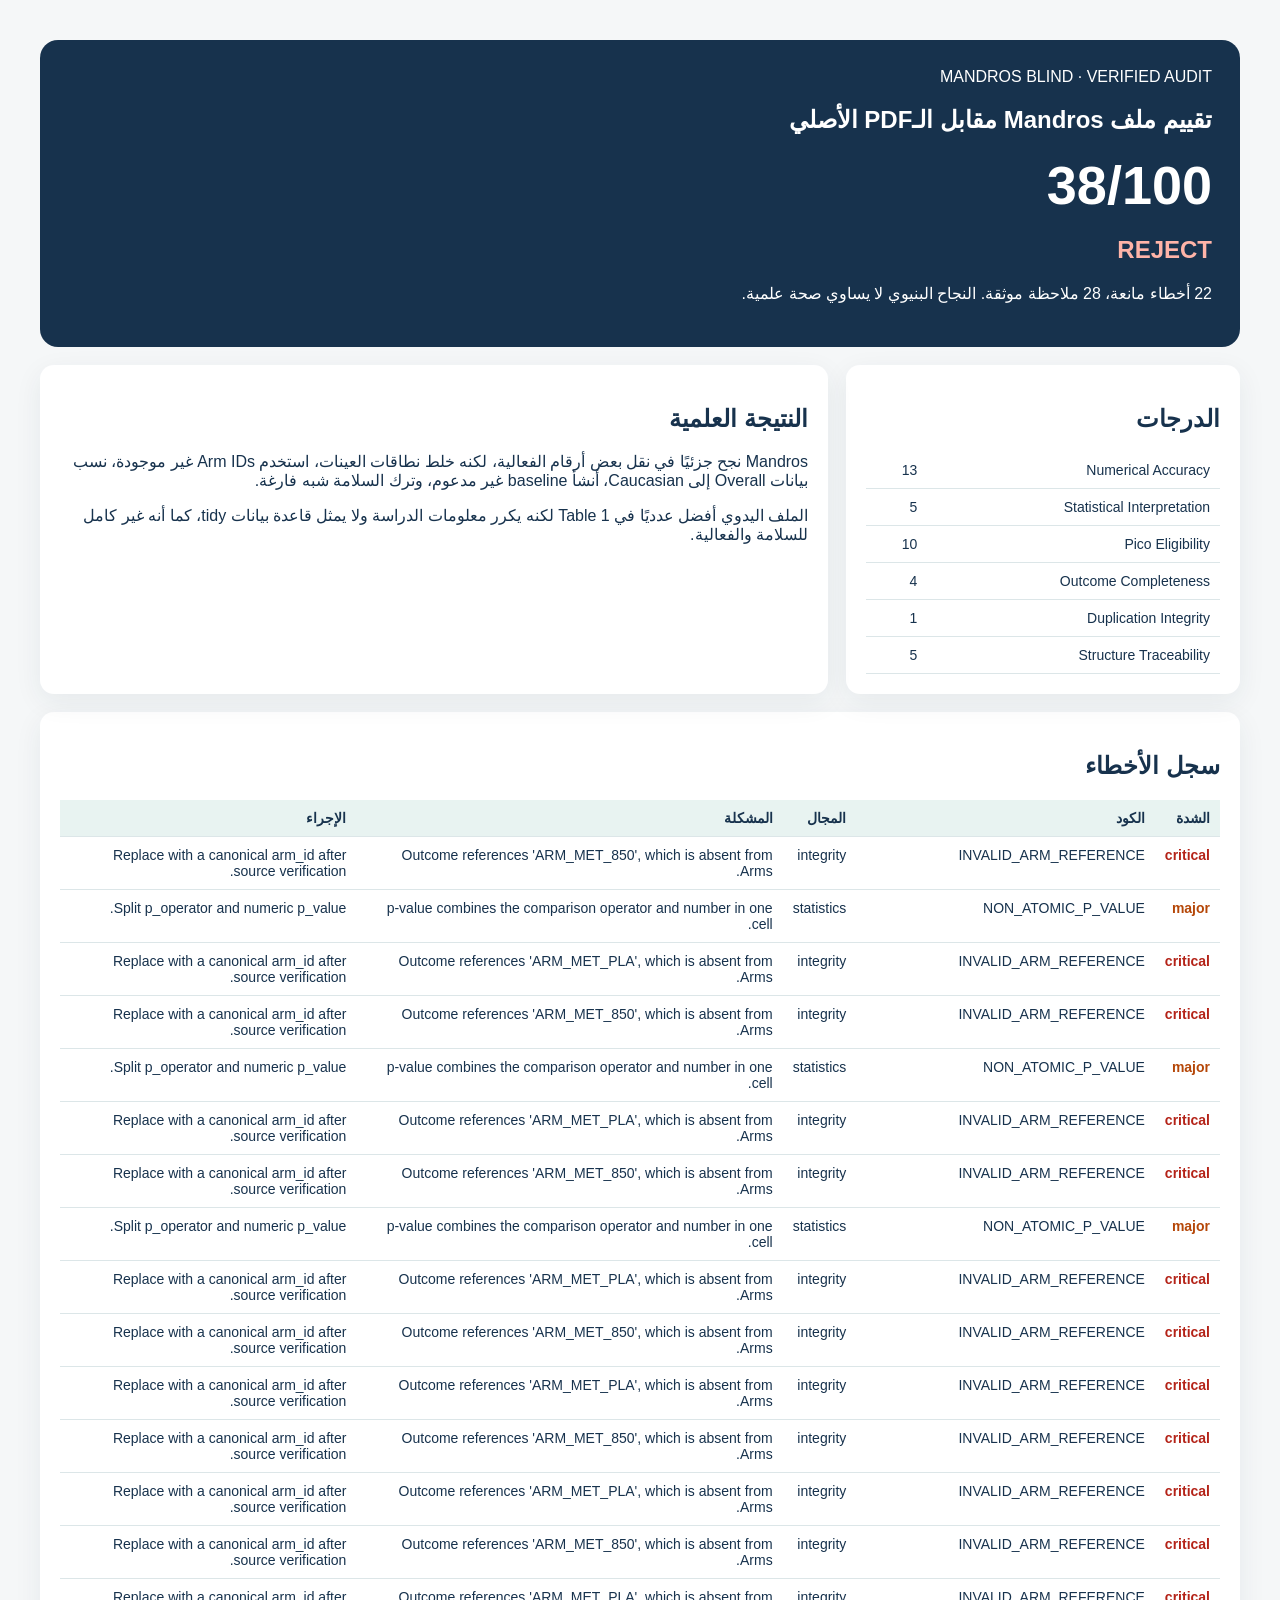
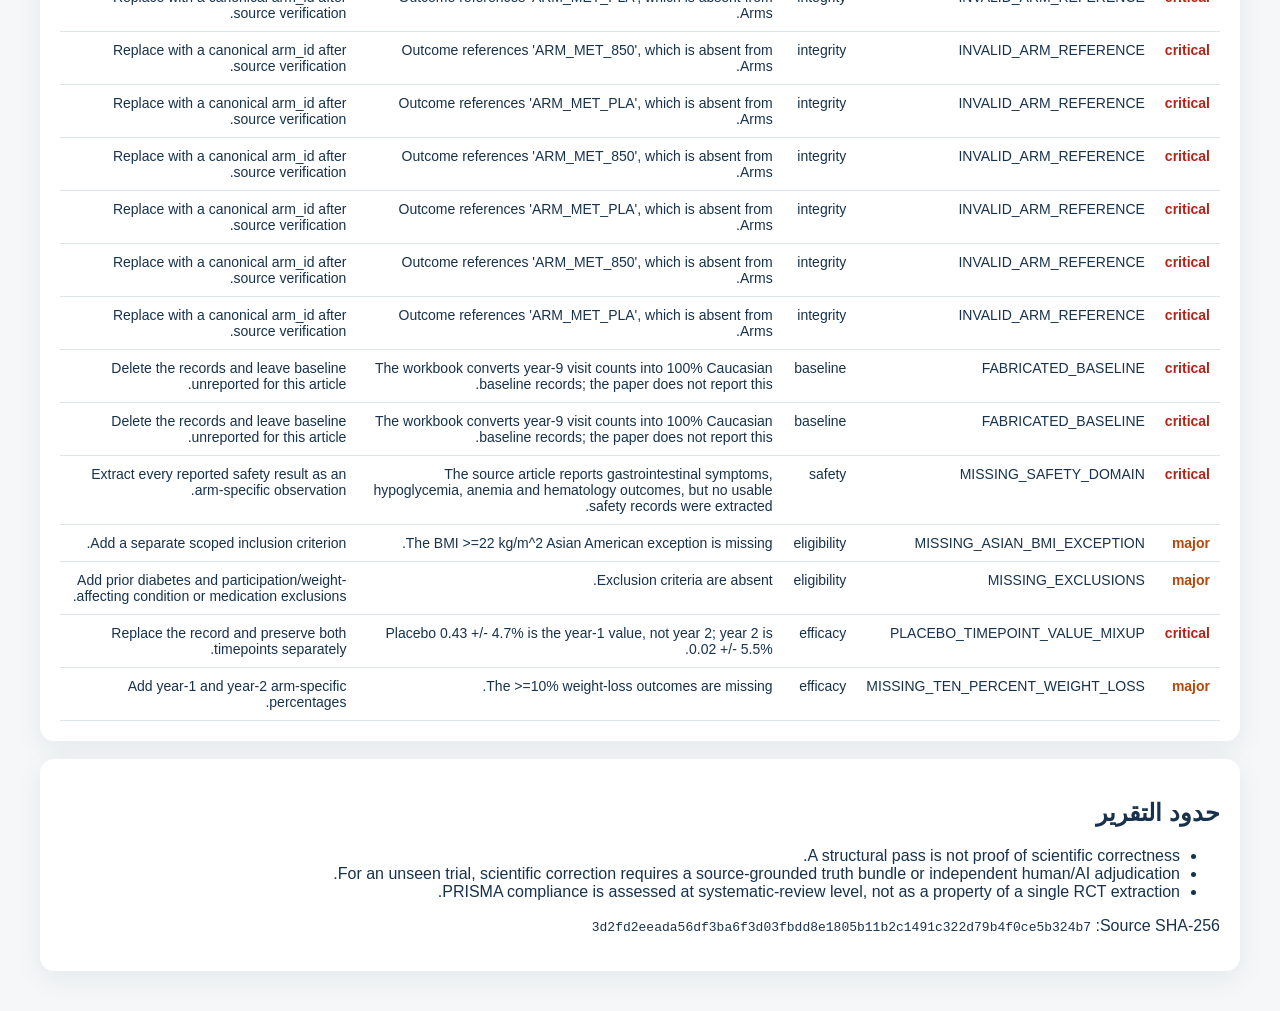
<file: outputs/assessment.html>
<!doctype html><html lang='ar' dir='rtl'><meta charset='utf-8'><title>Mandros Blind audit</title>
<style>body{font-family:Arial,sans-serif;background:#f5f7f8;color:#17324d;margin:0}main{max-width:1200px;margin:40px auto;padding:0 24px}.hero{background:#17324d;color:white;border-radius:18px;padding:28px}.score{font-size:54px;font-weight:800}.reject{color:#ffb4a8}.grid{display:grid;grid-template-columns:1fr 2fr;gap:18px;margin-top:18px}.card{background:white;border-radius:14px;padding:20px;box-shadow:0 8px 28px #17324d12}table{border-collapse:collapse;width:100%;font-size:14px}th,td{border-bottom:1px solid #dce6e8;padding:10px;text-align:right;vertical-align:top}th{background:#e8f3f1}.sev{font-weight:700}.critical{color:#b42318}.major{color:#b54708}code{direction:ltr;display:inline-block}</style>
<main><section class='hero'><div>MANDROS BLIND · VERIFIED AUDIT</div><h1>تقييم ملف Mandros مقابل الـPDF الأصلي</h1><div class='score'>38/100</div><h2 class='reject'>REJECT</h2><p>22 أخطاء مانعة، 28 ملاحظة موثقة. النجاح البنيوي لا يساوي صحة علمية.</p></section>
<div class='grid'><section class='card'><h2>الدرجات</h2><table><tr><td>Numerical Accuracy</td><td>13</td></tr><tr><td>Statistical Interpretation</td><td>5</td></tr><tr><td>Pico Eligibility</td><td>10</td></tr><tr><td>Outcome Completeness</td><td>4</td></tr><tr><td>Duplication Integrity</td><td>1</td></tr><tr><td>Structure Traceability</td><td>5</td></tr></table></section><section class='card'><h2>النتيجة العلمية</h2><p>Mandros نجح جزئيًا في نقل بعض أرقام الفعالية، لكنه خلط نطاقات العينات، استخدم Arm IDs غير موجودة، نسب بيانات Overall إلى Caucasian، أنشأ baseline غير مدعوم، وترك السلامة شبه فارغة.</p><p>الملف اليدوي أفضل عدديًا في Table 1 لكنه يكرر معلومات الدراسة ولا يمثل قاعدة بيانات tidy، كما أنه غير كامل للسلامة والفعالية.</p></section></div>
<section class='card' style='margin-top:18px'><h2>سجل الأخطاء</h2><table><thead><tr><th>الشدة</th><th>الكود</th><th>المجال</th><th>المشكلة</th><th>الإجراء</th></tr></thead><tbody><tr><td><span class='sev critical'>critical</span></td><td>INVALID_ARM_REFERENCE</td><td>integrity</td><td>Outcome references &#x27;ARM_MET_850&#x27;, which is absent from Arms.</td><td>Replace with a canonical arm_id after source verification.</td></tr><tr><td><span class='sev major'>major</span></td><td>NON_ATOMIC_P_VALUE</td><td>statistics</td><td>p-value combines the comparison operator and number in one cell.</td><td>Split p_operator and numeric p_value.</td></tr><tr><td><span class='sev critical'>critical</span></td><td>INVALID_ARM_REFERENCE</td><td>integrity</td><td>Outcome references &#x27;ARM_MET_PLA&#x27;, which is absent from Arms.</td><td>Replace with a canonical arm_id after source verification.</td></tr><tr><td><span class='sev critical'>critical</span></td><td>INVALID_ARM_REFERENCE</td><td>integrity</td><td>Outcome references &#x27;ARM_MET_850&#x27;, which is absent from Arms.</td><td>Replace with a canonical arm_id after source verification.</td></tr><tr><td><span class='sev major'>major</span></td><td>NON_ATOMIC_P_VALUE</td><td>statistics</td><td>p-value combines the comparison operator and number in one cell.</td><td>Split p_operator and numeric p_value.</td></tr><tr><td><span class='sev critical'>critical</span></td><td>INVALID_ARM_REFERENCE</td><td>integrity</td><td>Outcome references &#x27;ARM_MET_PLA&#x27;, which is absent from Arms.</td><td>Replace with a canonical arm_id after source verification.</td></tr><tr><td><span class='sev critical'>critical</span></td><td>INVALID_ARM_REFERENCE</td><td>integrity</td><td>Outcome references &#x27;ARM_MET_850&#x27;, which is absent from Arms.</td><td>Replace with a canonical arm_id after source verification.</td></tr><tr><td><span class='sev major'>major</span></td><td>NON_ATOMIC_P_VALUE</td><td>statistics</td><td>p-value combines the comparison operator and number in one cell.</td><td>Split p_operator and numeric p_value.</td></tr><tr><td><span class='sev critical'>critical</span></td><td>INVALID_ARM_REFERENCE</td><td>integrity</td><td>Outcome references &#x27;ARM_MET_PLA&#x27;, which is absent from Arms.</td><td>Replace with a canonical arm_id after source verification.</td></tr><tr><td><span class='sev critical'>critical</span></td><td>INVALID_ARM_REFERENCE</td><td>integrity</td><td>Outcome references &#x27;ARM_MET_850&#x27;, which is absent from Arms.</td><td>Replace with a canonical arm_id after source verification.</td></tr><tr><td><span class='sev critical'>critical</span></td><td>INVALID_ARM_REFERENCE</td><td>integrity</td><td>Outcome references &#x27;ARM_MET_PLA&#x27;, which is absent from Arms.</td><td>Replace with a canonical arm_id after source verification.</td></tr><tr><td><span class='sev critical'>critical</span></td><td>INVALID_ARM_REFERENCE</td><td>integrity</td><td>Outcome references &#x27;ARM_MET_850&#x27;, which is absent from Arms.</td><td>Replace with a canonical arm_id after source verification.</td></tr><tr><td><span class='sev critical'>critical</span></td><td>INVALID_ARM_REFERENCE</td><td>integrity</td><td>Outcome references &#x27;ARM_MET_PLA&#x27;, which is absent from Arms.</td><td>Replace with a canonical arm_id after source verification.</td></tr><tr><td><span class='sev critical'>critical</span></td><td>INVALID_ARM_REFERENCE</td><td>integrity</td><td>Outcome references &#x27;ARM_MET_850&#x27;, which is absent from Arms.</td><td>Replace with a canonical arm_id after source verification.</td></tr><tr><td><span class='sev critical'>critical</span></td><td>INVALID_ARM_REFERENCE</td><td>integrity</td><td>Outcome references &#x27;ARM_MET_PLA&#x27;, which is absent from Arms.</td><td>Replace with a canonical arm_id after source verification.</td></tr><tr><td><span class='sev critical'>critical</span></td><td>INVALID_ARM_REFERENCE</td><td>integrity</td><td>Outcome references &#x27;ARM_MET_850&#x27;, which is absent from Arms.</td><td>Replace with a canonical arm_id after source verification.</td></tr><tr><td><span class='sev critical'>critical</span></td><td>INVALID_ARM_REFERENCE</td><td>integrity</td><td>Outcome references &#x27;ARM_MET_PLA&#x27;, which is absent from Arms.</td><td>Replace with a canonical arm_id after source verification.</td></tr><tr><td><span class='sev critical'>critical</span></td><td>INVALID_ARM_REFERENCE</td><td>integrity</td><td>Outcome references &#x27;ARM_MET_850&#x27;, which is absent from Arms.</td><td>Replace with a canonical arm_id after source verification.</td></tr><tr><td><span class='sev critical'>critical</span></td><td>INVALID_ARM_REFERENCE</td><td>integrity</td><td>Outcome references &#x27;ARM_MET_PLA&#x27;, which is absent from Arms.</td><td>Replace with a canonical arm_id after source verification.</td></tr><tr><td><span class='sev critical'>critical</span></td><td>INVALID_ARM_REFERENCE</td><td>integrity</td><td>Outcome references &#x27;ARM_MET_850&#x27;, which is absent from Arms.</td><td>Replace with a canonical arm_id after source verification.</td></tr><tr><td><span class='sev critical'>critical</span></td><td>INVALID_ARM_REFERENCE</td><td>integrity</td><td>Outcome references &#x27;ARM_MET_PLA&#x27;, which is absent from Arms.</td><td>Replace with a canonical arm_id after source verification.</td></tr><tr><td><span class='sev critical'>critical</span></td><td>FABRICATED_BASELINE</td><td>baseline</td><td>The workbook converts year-9 visit counts into 100% Caucasian baseline records; the paper does not report this.</td><td>Delete the records and leave baseline unreported for this article.</td></tr><tr><td><span class='sev critical'>critical</span></td><td>FABRICATED_BASELINE</td><td>baseline</td><td>The workbook converts year-9 visit counts into 100% Caucasian baseline records; the paper does not report this.</td><td>Delete the records and leave baseline unreported for this article.</td></tr><tr><td><span class='sev critical'>critical</span></td><td>MISSING_SAFETY_DOMAIN</td><td>safety</td><td>The source article reports gastrointestinal symptoms, hypoglycemia, anemia and hematology outcomes, but no usable safety records were extracted.</td><td>Extract every reported safety result as an arm-specific observation.</td></tr><tr><td><span class='sev major'>major</span></td><td>MISSING_ASIAN_BMI_EXCEPTION</td><td>eligibility</td><td>The BMI &gt;=22 kg/m^2 Asian American exception is missing.</td><td>Add a separate scoped inclusion criterion.</td></tr><tr><td><span class='sev major'>major</span></td><td>MISSING_EXCLUSIONS</td><td>eligibility</td><td>Exclusion criteria are absent.</td><td>Add prior diabetes and participation/weight-affecting condition or medication exclusions.</td></tr><tr><td><span class='sev critical'>critical</span></td><td>PLACEBO_TIMEPOINT_VALUE_MIXUP</td><td>efficacy</td><td>Placebo 0.43 +/- 4.7% is the year-1 value, not year 2; year 2 is 0.02 +/- 5.5%.</td><td>Replace the record and preserve both timepoints separately.</td></tr><tr><td><span class='sev major'>major</span></td><td>MISSING_TEN_PERCENT_WEIGHT_LOSS</td><td>efficacy</td><td>The &gt;=10% weight-loss outcomes are missing.</td><td>Add year-1 and year-2 arm-specific percentages.</td></tr></tbody></table></section>
<section class='card' style='margin-top:18px'><h2>حدود التقرير</h2><ul><li>A structural pass is not proof of scientific correctness.</li><li>For an unseen trial, scientific correction requires a source-grounded truth bundle or independent human/AI adjudication.</li><li>PRISMA compliance is assessed at systematic-review level, not as a property of a single RCT extraction.</li></ul><p>Source SHA-256: <code>3d2fd2eeada56df3ba6f3d03fbdd8e1805b11b2c1491c322d79b4f0ce5b324b7</code></p></section></main></html>
</file>
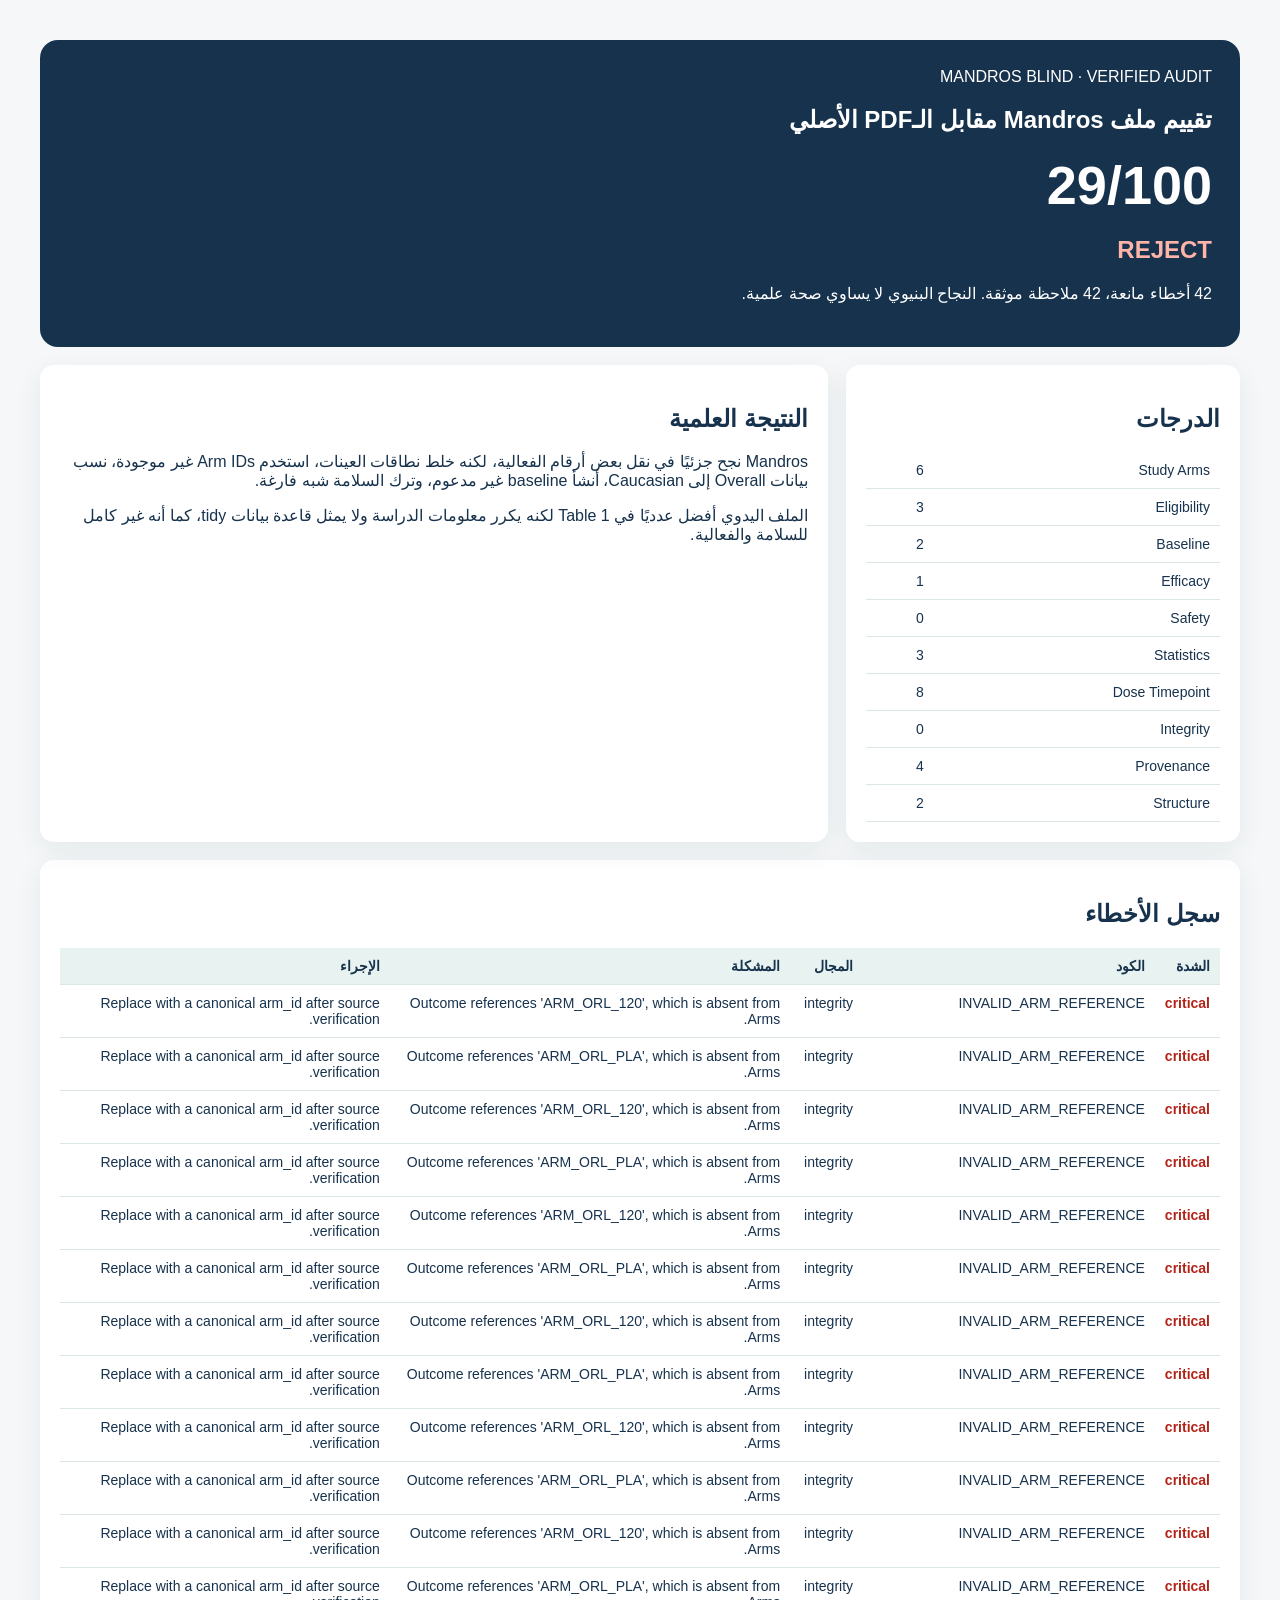
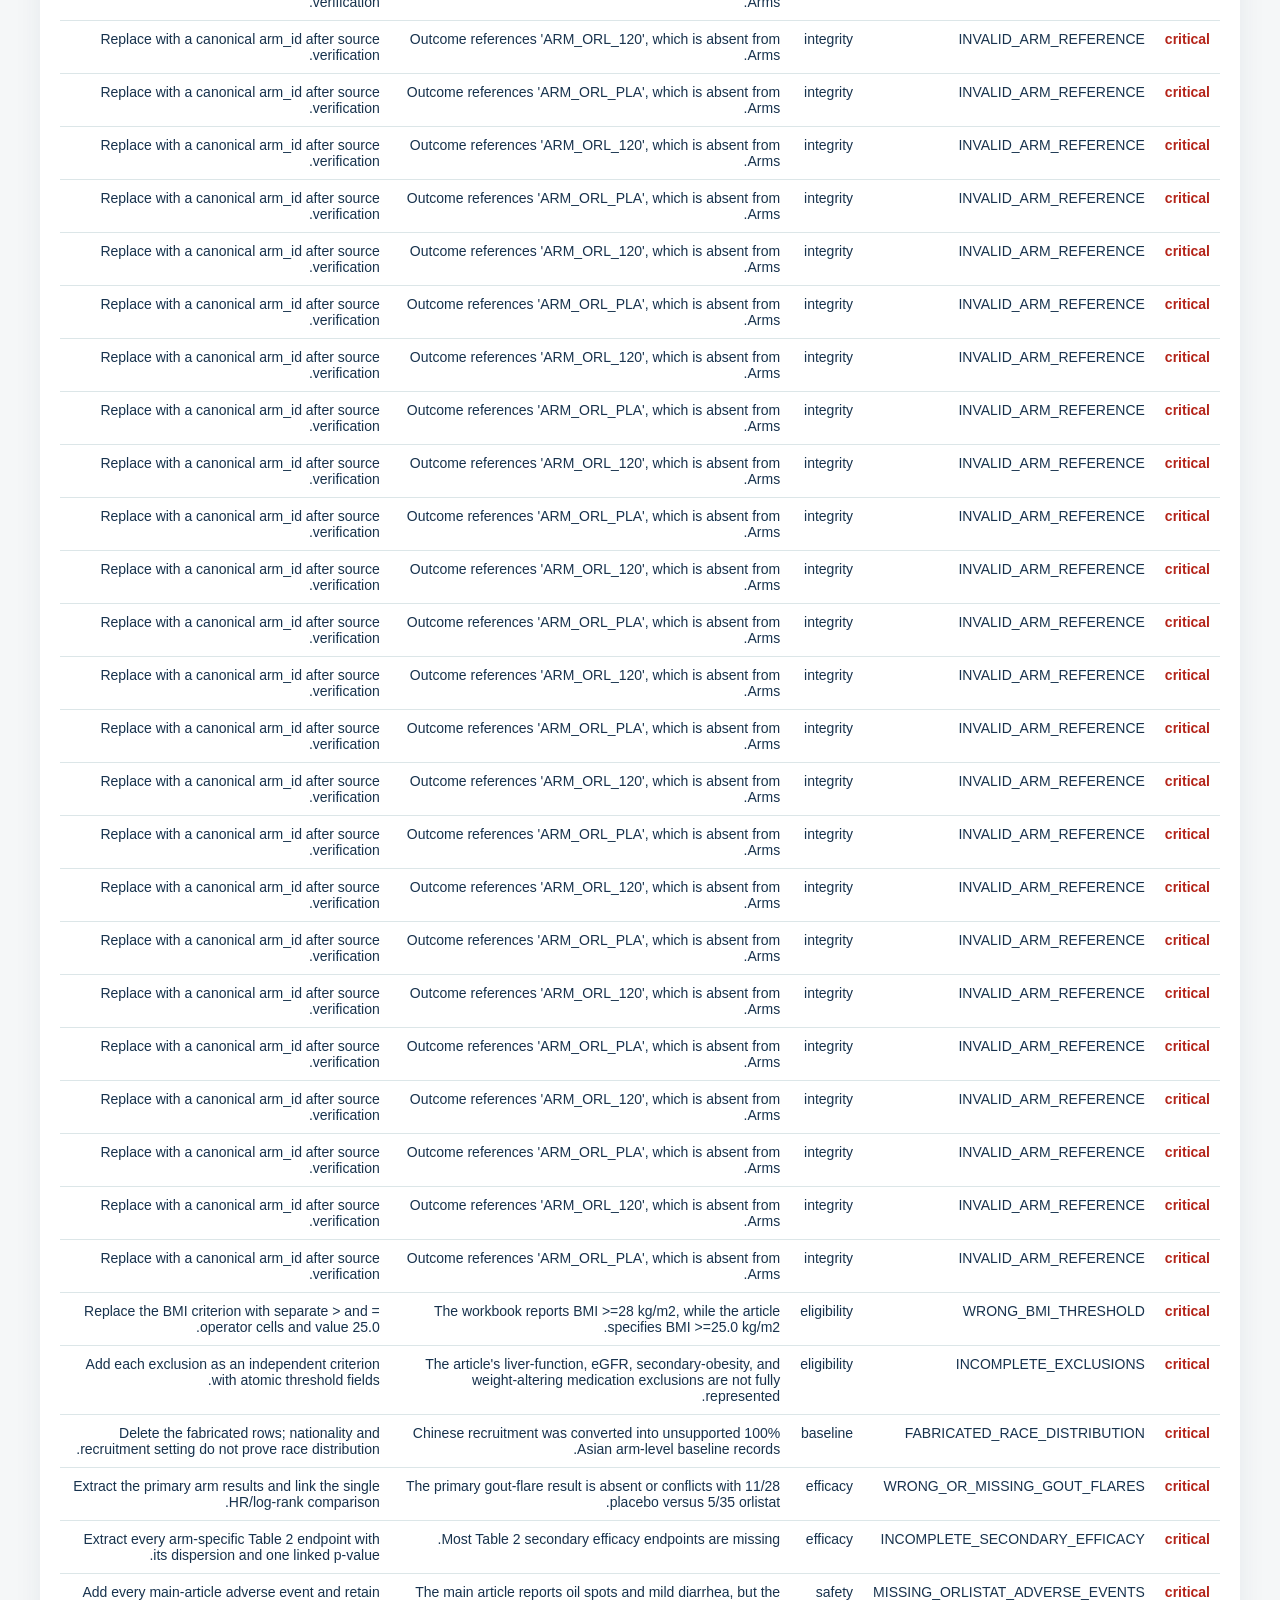
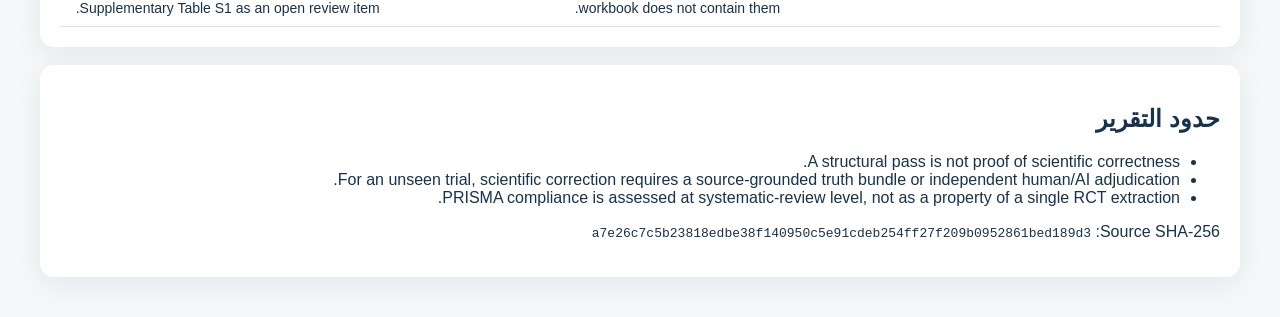
<file: outputs/orlistat-rct-2024/assessment.html>
<!doctype html><html lang='ar' dir='rtl'><meta charset='utf-8'><title>Mandros Blind audit</title>
<style>body{font-family:Arial,sans-serif;background:#f5f7f8;color:#17324d;margin:0}main{max-width:1200px;margin:40px auto;padding:0 24px}.hero{background:#17324d;color:white;border-radius:18px;padding:28px}.score{font-size:54px;font-weight:800}.reject{color:#ffb4a8}.grid{display:grid;grid-template-columns:1fr 2fr;gap:18px;margin-top:18px}.card{background:white;border-radius:14px;padding:20px;box-shadow:0 8px 28px #17324d12}table{border-collapse:collapse;width:100%;font-size:14px}th,td{border-bottom:1px solid #dce6e8;padding:10px;text-align:right;vertical-align:top}th{background:#e8f3f1}.sev{font-weight:700}.critical{color:#b42318}.major{color:#b54708}code{direction:ltr;display:inline-block}</style>
<main><section class='hero'><div>MANDROS BLIND · VERIFIED AUDIT</div><h1>تقييم ملف Mandros مقابل الـPDF الأصلي</h1><div class='score'>29/100</div><h2 class='reject'>REJECT</h2><p>42 أخطاء مانعة، 42 ملاحظة موثقة. النجاح البنيوي لا يساوي صحة علمية.</p></section>
<div class='grid'><section class='card'><h2>الدرجات</h2><table><tr><td>Study Arms</td><td>6</td></tr><tr><td>Eligibility</td><td>3</td></tr><tr><td>Baseline</td><td>2</td></tr><tr><td>Efficacy</td><td>1</td></tr><tr><td>Safety</td><td>0</td></tr><tr><td>Statistics</td><td>3</td></tr><tr><td>Dose Timepoint</td><td>8</td></tr><tr><td>Integrity</td><td>0</td></tr><tr><td>Provenance</td><td>4</td></tr><tr><td>Structure</td><td>2</td></tr></table></section><section class='card'><h2>النتيجة العلمية</h2><p>Mandros نجح جزئيًا في نقل بعض أرقام الفعالية، لكنه خلط نطاقات العينات، استخدم Arm IDs غير موجودة، نسب بيانات Overall إلى Caucasian، أنشأ baseline غير مدعوم، وترك السلامة شبه فارغة.</p><p>الملف اليدوي أفضل عدديًا في Table 1 لكنه يكرر معلومات الدراسة ولا يمثل قاعدة بيانات tidy، كما أنه غير كامل للسلامة والفعالية.</p></section></div>
<section class='card' style='margin-top:18px'><h2>سجل الأخطاء</h2><table><thead><tr><th>الشدة</th><th>الكود</th><th>المجال</th><th>المشكلة</th><th>الإجراء</th></tr></thead><tbody><tr><td><span class='sev critical'>critical</span></td><td>INVALID_ARM_REFERENCE</td><td>integrity</td><td>Outcome references &#x27;ARM_ORL_120&#x27;, which is absent from Arms.</td><td>Replace with a canonical arm_id after source verification.</td></tr><tr><td><span class='sev critical'>critical</span></td><td>INVALID_ARM_REFERENCE</td><td>integrity</td><td>Outcome references &#x27;ARM_ORL_PLA&#x27;, which is absent from Arms.</td><td>Replace with a canonical arm_id after source verification.</td></tr><tr><td><span class='sev critical'>critical</span></td><td>INVALID_ARM_REFERENCE</td><td>integrity</td><td>Outcome references &#x27;ARM_ORL_120&#x27;, which is absent from Arms.</td><td>Replace with a canonical arm_id after source verification.</td></tr><tr><td><span class='sev critical'>critical</span></td><td>INVALID_ARM_REFERENCE</td><td>integrity</td><td>Outcome references &#x27;ARM_ORL_PLA&#x27;, which is absent from Arms.</td><td>Replace with a canonical arm_id after source verification.</td></tr><tr><td><span class='sev critical'>critical</span></td><td>INVALID_ARM_REFERENCE</td><td>integrity</td><td>Outcome references &#x27;ARM_ORL_120&#x27;, which is absent from Arms.</td><td>Replace with a canonical arm_id after source verification.</td></tr><tr><td><span class='sev critical'>critical</span></td><td>INVALID_ARM_REFERENCE</td><td>integrity</td><td>Outcome references &#x27;ARM_ORL_PLA&#x27;, which is absent from Arms.</td><td>Replace with a canonical arm_id after source verification.</td></tr><tr><td><span class='sev critical'>critical</span></td><td>INVALID_ARM_REFERENCE</td><td>integrity</td><td>Outcome references &#x27;ARM_ORL_120&#x27;, which is absent from Arms.</td><td>Replace with a canonical arm_id after source verification.</td></tr><tr><td><span class='sev critical'>critical</span></td><td>INVALID_ARM_REFERENCE</td><td>integrity</td><td>Outcome references &#x27;ARM_ORL_PLA&#x27;, which is absent from Arms.</td><td>Replace with a canonical arm_id after source verification.</td></tr><tr><td><span class='sev critical'>critical</span></td><td>INVALID_ARM_REFERENCE</td><td>integrity</td><td>Outcome references &#x27;ARM_ORL_120&#x27;, which is absent from Arms.</td><td>Replace with a canonical arm_id after source verification.</td></tr><tr><td><span class='sev critical'>critical</span></td><td>INVALID_ARM_REFERENCE</td><td>integrity</td><td>Outcome references &#x27;ARM_ORL_PLA&#x27;, which is absent from Arms.</td><td>Replace with a canonical arm_id after source verification.</td></tr><tr><td><span class='sev critical'>critical</span></td><td>INVALID_ARM_REFERENCE</td><td>integrity</td><td>Outcome references &#x27;ARM_ORL_120&#x27;, which is absent from Arms.</td><td>Replace with a canonical arm_id after source verification.</td></tr><tr><td><span class='sev critical'>critical</span></td><td>INVALID_ARM_REFERENCE</td><td>integrity</td><td>Outcome references &#x27;ARM_ORL_PLA&#x27;, which is absent from Arms.</td><td>Replace with a canonical arm_id after source verification.</td></tr><tr><td><span class='sev critical'>critical</span></td><td>INVALID_ARM_REFERENCE</td><td>integrity</td><td>Outcome references &#x27;ARM_ORL_120&#x27;, which is absent from Arms.</td><td>Replace with a canonical arm_id after source verification.</td></tr><tr><td><span class='sev critical'>critical</span></td><td>INVALID_ARM_REFERENCE</td><td>integrity</td><td>Outcome references &#x27;ARM_ORL_PLA&#x27;, which is absent from Arms.</td><td>Replace with a canonical arm_id after source verification.</td></tr><tr><td><span class='sev critical'>critical</span></td><td>INVALID_ARM_REFERENCE</td><td>integrity</td><td>Outcome references &#x27;ARM_ORL_120&#x27;, which is absent from Arms.</td><td>Replace with a canonical arm_id after source verification.</td></tr><tr><td><span class='sev critical'>critical</span></td><td>INVALID_ARM_REFERENCE</td><td>integrity</td><td>Outcome references &#x27;ARM_ORL_PLA&#x27;, which is absent from Arms.</td><td>Replace with a canonical arm_id after source verification.</td></tr><tr><td><span class='sev critical'>critical</span></td><td>INVALID_ARM_REFERENCE</td><td>integrity</td><td>Outcome references &#x27;ARM_ORL_120&#x27;, which is absent from Arms.</td><td>Replace with a canonical arm_id after source verification.</td></tr><tr><td><span class='sev critical'>critical</span></td><td>INVALID_ARM_REFERENCE</td><td>integrity</td><td>Outcome references &#x27;ARM_ORL_PLA&#x27;, which is absent from Arms.</td><td>Replace with a canonical arm_id after source verification.</td></tr><tr><td><span class='sev critical'>critical</span></td><td>INVALID_ARM_REFERENCE</td><td>integrity</td><td>Outcome references &#x27;ARM_ORL_120&#x27;, which is absent from Arms.</td><td>Replace with a canonical arm_id after source verification.</td></tr><tr><td><span class='sev critical'>critical</span></td><td>INVALID_ARM_REFERENCE</td><td>integrity</td><td>Outcome references &#x27;ARM_ORL_PLA&#x27;, which is absent from Arms.</td><td>Replace with a canonical arm_id after source verification.</td></tr><tr><td><span class='sev critical'>critical</span></td><td>INVALID_ARM_REFERENCE</td><td>integrity</td><td>Outcome references &#x27;ARM_ORL_120&#x27;, which is absent from Arms.</td><td>Replace with a canonical arm_id after source verification.</td></tr><tr><td><span class='sev critical'>critical</span></td><td>INVALID_ARM_REFERENCE</td><td>integrity</td><td>Outcome references &#x27;ARM_ORL_PLA&#x27;, which is absent from Arms.</td><td>Replace with a canonical arm_id after source verification.</td></tr><tr><td><span class='sev critical'>critical</span></td><td>INVALID_ARM_REFERENCE</td><td>integrity</td><td>Outcome references &#x27;ARM_ORL_120&#x27;, which is absent from Arms.</td><td>Replace with a canonical arm_id after source verification.</td></tr><tr><td><span class='sev critical'>critical</span></td><td>INVALID_ARM_REFERENCE</td><td>integrity</td><td>Outcome references &#x27;ARM_ORL_PLA&#x27;, which is absent from Arms.</td><td>Replace with a canonical arm_id after source verification.</td></tr><tr><td><span class='sev critical'>critical</span></td><td>INVALID_ARM_REFERENCE</td><td>integrity</td><td>Outcome references &#x27;ARM_ORL_120&#x27;, which is absent from Arms.</td><td>Replace with a canonical arm_id after source verification.</td></tr><tr><td><span class='sev critical'>critical</span></td><td>INVALID_ARM_REFERENCE</td><td>integrity</td><td>Outcome references &#x27;ARM_ORL_PLA&#x27;, which is absent from Arms.</td><td>Replace with a canonical arm_id after source verification.</td></tr><tr><td><span class='sev critical'>critical</span></td><td>INVALID_ARM_REFERENCE</td><td>integrity</td><td>Outcome references &#x27;ARM_ORL_120&#x27;, which is absent from Arms.</td><td>Replace with a canonical arm_id after source verification.</td></tr><tr><td><span class='sev critical'>critical</span></td><td>INVALID_ARM_REFERENCE</td><td>integrity</td><td>Outcome references &#x27;ARM_ORL_PLA&#x27;, which is absent from Arms.</td><td>Replace with a canonical arm_id after source verification.</td></tr><tr><td><span class='sev critical'>critical</span></td><td>INVALID_ARM_REFERENCE</td><td>integrity</td><td>Outcome references &#x27;ARM_ORL_120&#x27;, which is absent from Arms.</td><td>Replace with a canonical arm_id after source verification.</td></tr><tr><td><span class='sev critical'>critical</span></td><td>INVALID_ARM_REFERENCE</td><td>integrity</td><td>Outcome references &#x27;ARM_ORL_PLA&#x27;, which is absent from Arms.</td><td>Replace with a canonical arm_id after source verification.</td></tr><tr><td><span class='sev critical'>critical</span></td><td>INVALID_ARM_REFERENCE</td><td>integrity</td><td>Outcome references &#x27;ARM_ORL_120&#x27;, which is absent from Arms.</td><td>Replace with a canonical arm_id after source verification.</td></tr><tr><td><span class='sev critical'>critical</span></td><td>INVALID_ARM_REFERENCE</td><td>integrity</td><td>Outcome references &#x27;ARM_ORL_PLA&#x27;, which is absent from Arms.</td><td>Replace with a canonical arm_id after source verification.</td></tr><tr><td><span class='sev critical'>critical</span></td><td>INVALID_ARM_REFERENCE</td><td>integrity</td><td>Outcome references &#x27;ARM_ORL_120&#x27;, which is absent from Arms.</td><td>Replace with a canonical arm_id after source verification.</td></tr><tr><td><span class='sev critical'>critical</span></td><td>INVALID_ARM_REFERENCE</td><td>integrity</td><td>Outcome references &#x27;ARM_ORL_PLA&#x27;, which is absent from Arms.</td><td>Replace with a canonical arm_id after source verification.</td></tr><tr><td><span class='sev critical'>critical</span></td><td>INVALID_ARM_REFERENCE</td><td>integrity</td><td>Outcome references &#x27;ARM_ORL_120&#x27;, which is absent from Arms.</td><td>Replace with a canonical arm_id after source verification.</td></tr><tr><td><span class='sev critical'>critical</span></td><td>INVALID_ARM_REFERENCE</td><td>integrity</td><td>Outcome references &#x27;ARM_ORL_PLA&#x27;, which is absent from Arms.</td><td>Replace with a canonical arm_id after source verification.</td></tr><tr><td><span class='sev critical'>critical</span></td><td>WRONG_BMI_THRESHOLD</td><td>eligibility</td><td>The workbook reports BMI &gt;=28 kg/m2, while the article specifies BMI &gt;=25.0 kg/m2.</td><td>Replace the BMI criterion with separate &gt; and = operator cells and value 25.0.</td></tr><tr><td><span class='sev critical'>critical</span></td><td>INCOMPLETE_EXCLUSIONS</td><td>eligibility</td><td>The article&#x27;s liver-function, eGFR, secondary-obesity, and weight-altering medication exclusions are not fully represented.</td><td>Add each exclusion as an independent criterion with atomic threshold fields.</td></tr><tr><td><span class='sev critical'>critical</span></td><td>FABRICATED_RACE_DISTRIBUTION</td><td>baseline</td><td>Chinese recruitment was converted into unsupported 100% Asian arm-level baseline records.</td><td>Delete the fabricated rows; nationality and recruitment setting do not prove race distribution.</td></tr><tr><td><span class='sev critical'>critical</span></td><td>WRONG_OR_MISSING_GOUT_FLARES</td><td>efficacy</td><td>The primary gout-flare result is absent or conflicts with 11/28 placebo versus 5/35 orlistat.</td><td>Extract the primary arm results and link the single HR/log-rank comparison.</td></tr><tr><td><span class='sev critical'>critical</span></td><td>INCOMPLETE_SECONDARY_EFFICACY</td><td>efficacy</td><td>Most Table 2 secondary efficacy endpoints are missing.</td><td>Extract every arm-specific Table 2 endpoint with its dispersion and one linked p-value.</td></tr><tr><td><span class='sev critical'>critical</span></td><td>MISSING_ORLISTAT_ADVERSE_EVENTS</td><td>safety</td><td>The main article reports oil spots and mild diarrhea, but the workbook does not contain them.</td><td>Add every main-article adverse event and retain Supplementary Table S1 as an open review item.</td></tr></tbody></table></section>
<section class='card' style='margin-top:18px'><h2>حدود التقرير</h2><ul><li>A structural pass is not proof of scientific correctness.</li><li>For an unseen trial, scientific correction requires a source-grounded truth bundle or independent human/AI adjudication.</li><li>PRISMA compliance is assessed at systematic-review level, not as a property of a single RCT extraction.</li></ul><p>Source SHA-256: <code>a7e26c7c5b23818edbe38f140950c5e91cdeb254ff27f209b0952861bed189d3</code></p></section></main></html>
</file>
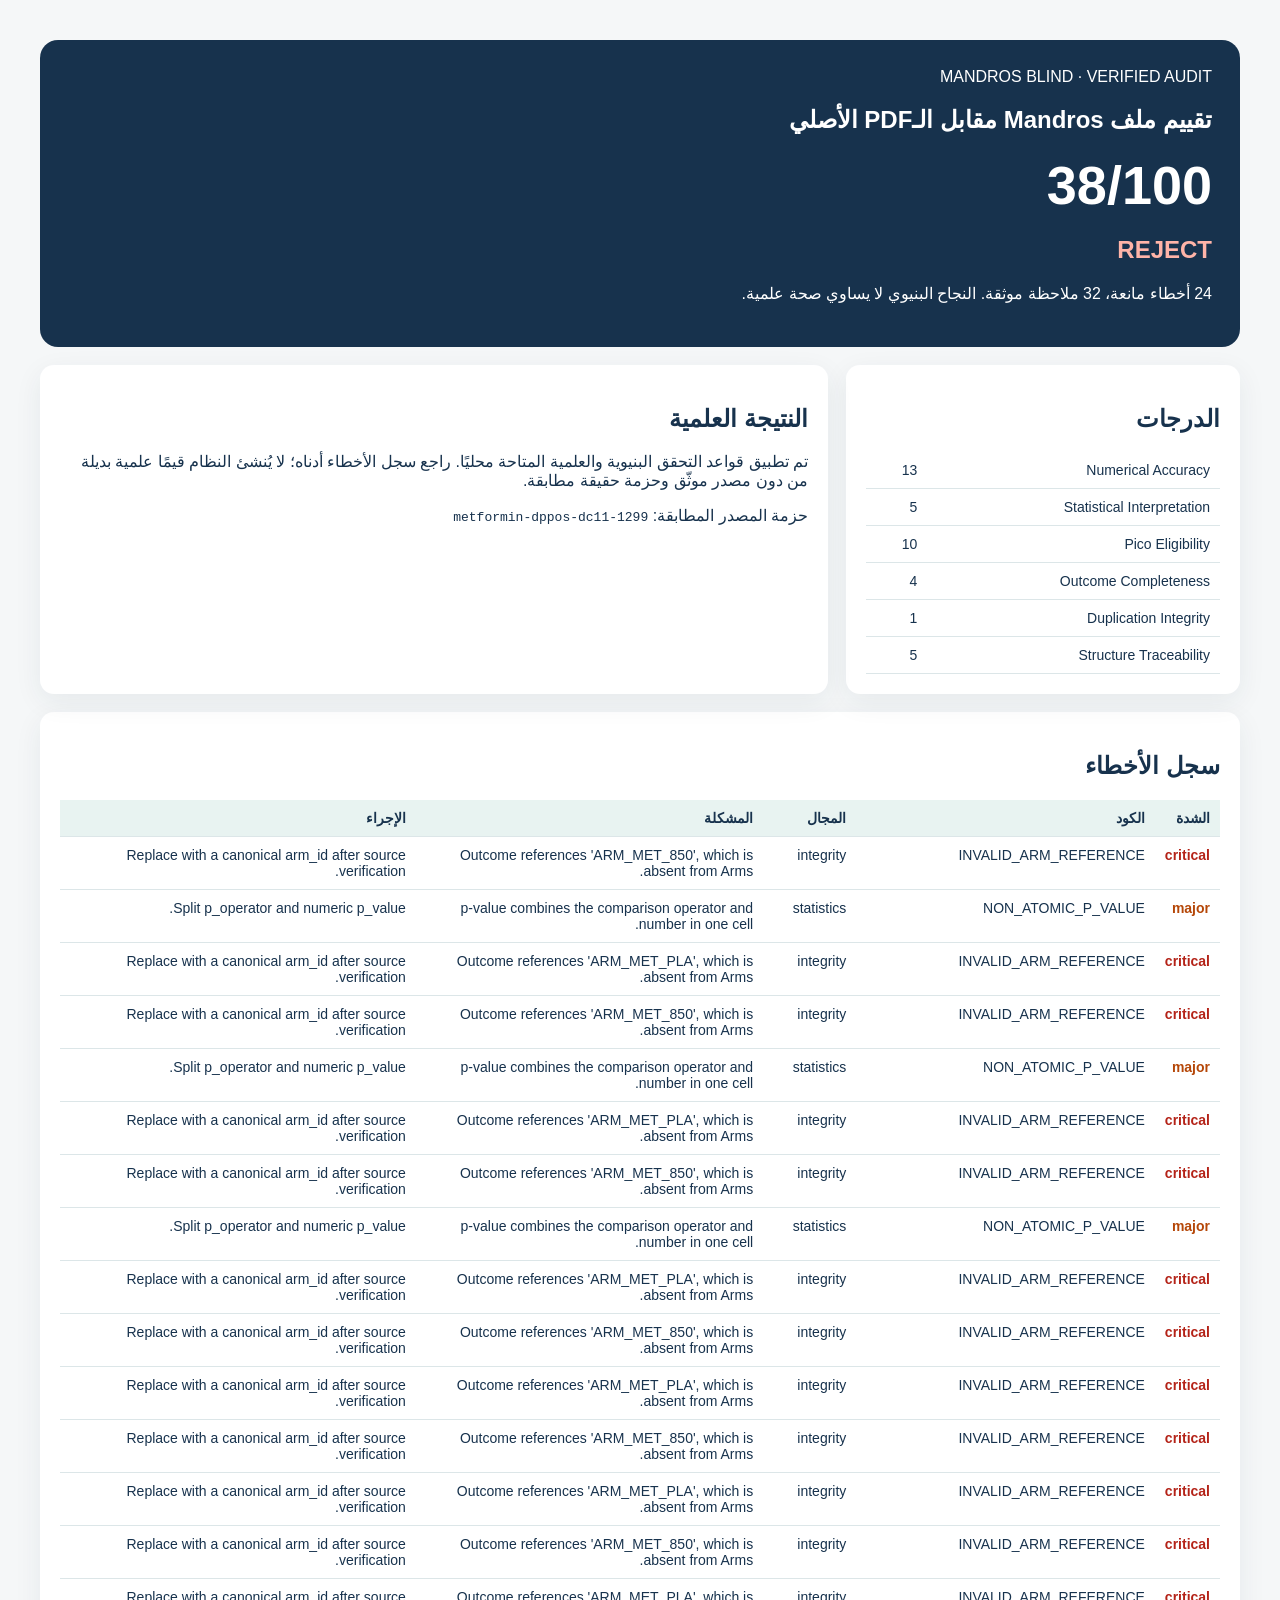
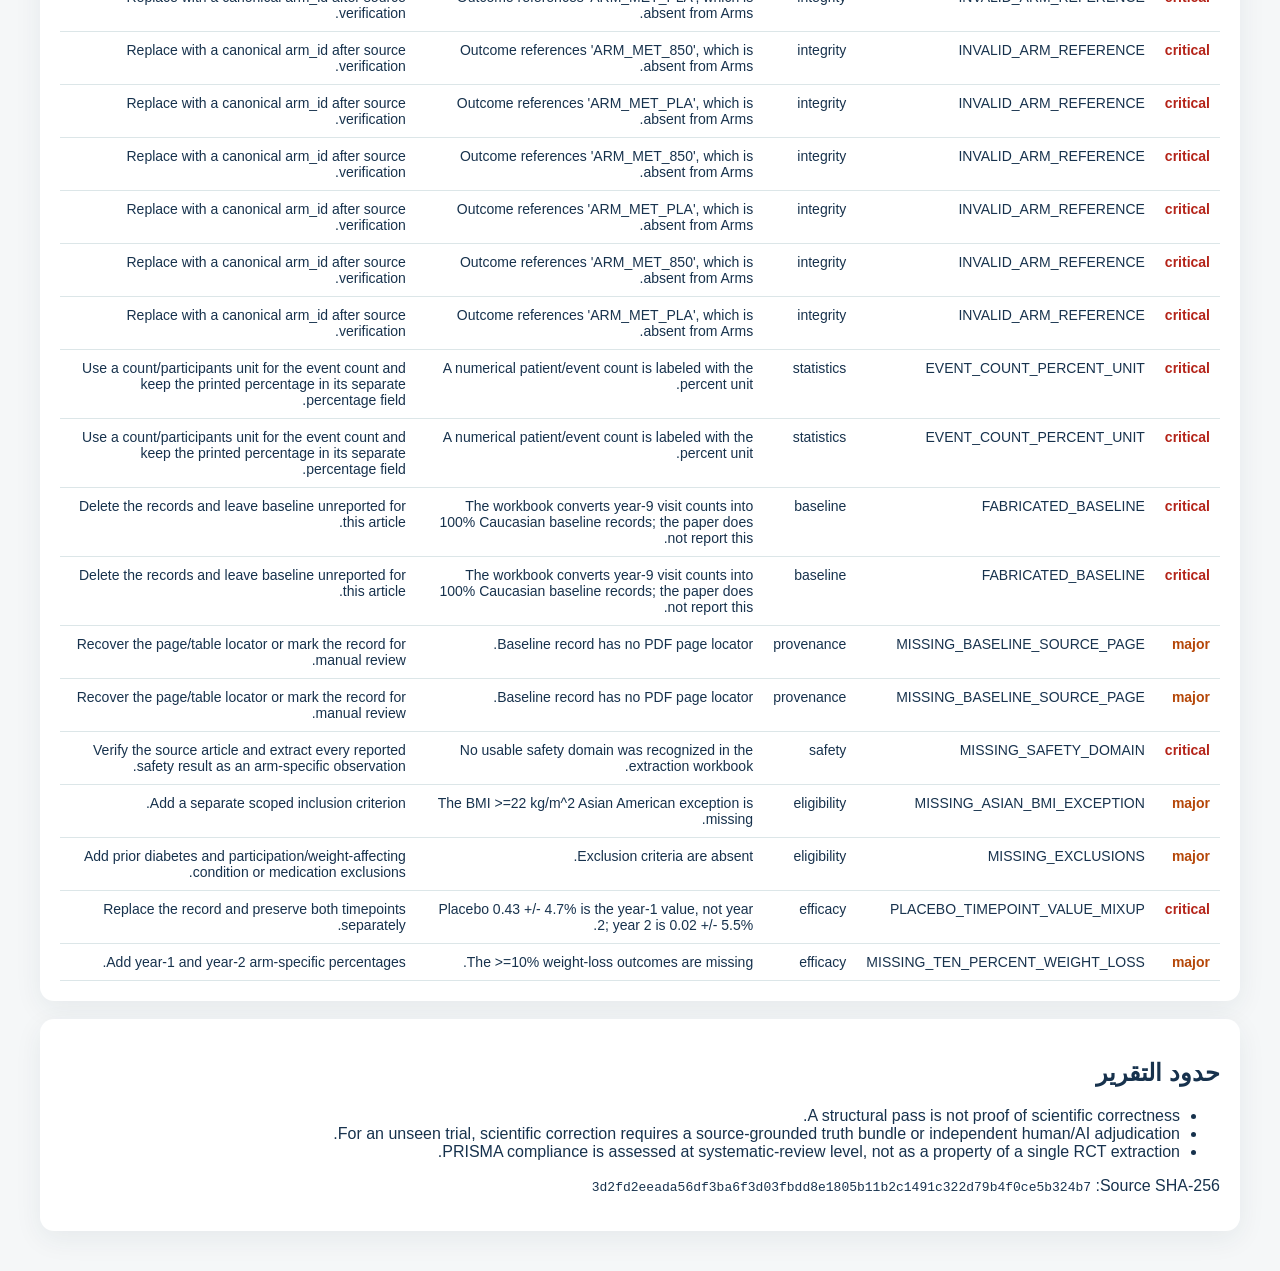
<file: outputs/studies/metformin-992be36008c8/assessment.html>
<!doctype html><html lang='ar' dir='rtl'><meta charset='utf-8'><title>Mandros Blind audit</title>
<style>body{font-family:Arial,sans-serif;background:#f5f7f8;color:#17324d;margin:0}main{max-width:1200px;margin:40px auto;padding:0 24px}.hero{background:#17324d;color:white;border-radius:18px;padding:28px}.score{font-size:54px;font-weight:800}.reject{color:#ffb4a8}.grid{display:grid;grid-template-columns:1fr 2fr;gap:18px;margin-top:18px}.card{background:white;border-radius:14px;padding:20px;box-shadow:0 8px 28px #17324d12}table{border-collapse:collapse;width:100%;font-size:14px}th,td{border-bottom:1px solid #dce6e8;padding:10px;text-align:right;vertical-align:top}th{background:#e8f3f1}.sev{font-weight:700}.critical{color:#b42318}.major{color:#b54708}code{direction:ltr;display:inline-block}</style>
<main><section class='hero'><div>MANDROS BLIND · VERIFIED AUDIT</div><h1>تقييم ملف Mandros مقابل الـPDF الأصلي</h1><div class='score'>38/100</div><h2 class='reject'>REJECT</h2><p>24 أخطاء مانعة، 32 ملاحظة موثقة. النجاح البنيوي لا يساوي صحة علمية.</p></section>
<div class='grid'><section class='card'><h2>الدرجات</h2><table><tr><td>Numerical Accuracy</td><td>13</td></tr><tr><td>Statistical Interpretation</td><td>5</td></tr><tr><td>Pico Eligibility</td><td>10</td></tr><tr><td>Outcome Completeness</td><td>4</td></tr><tr><td>Duplication Integrity</td><td>1</td></tr><tr><td>Structure Traceability</td><td>5</td></tr></table></section><section class='card'><h2>النتيجة العلمية</h2><p>تم تطبيق قواعد التحقق البنيوية والعلمية المتاحة محليًا. راجع سجل الأخطاء أدناه؛ لا يُنشئ النظام قيمًا علمية بديلة من دون مصدر موثّق وحزمة حقيقة مطابقة.</p><p>حزمة المصدر المطابقة: <code>metformin-dppos-dc11-1299</code></p></section></div>
<section class='card' style='margin-top:18px'><h2>سجل الأخطاء</h2><table><thead><tr><th>الشدة</th><th>الكود</th><th>المجال</th><th>المشكلة</th><th>الإجراء</th></tr></thead><tbody><tr><td><span class='sev critical'>critical</span></td><td>INVALID_ARM_REFERENCE</td><td>integrity</td><td>Outcome references &#x27;ARM_MET_850&#x27;, which is absent from Arms.</td><td>Replace with a canonical arm_id after source verification.</td></tr><tr><td><span class='sev major'>major</span></td><td>NON_ATOMIC_P_VALUE</td><td>statistics</td><td>p-value combines the comparison operator and number in one cell.</td><td>Split p_operator and numeric p_value.</td></tr><tr><td><span class='sev critical'>critical</span></td><td>INVALID_ARM_REFERENCE</td><td>integrity</td><td>Outcome references &#x27;ARM_MET_PLA&#x27;, which is absent from Arms.</td><td>Replace with a canonical arm_id after source verification.</td></tr><tr><td><span class='sev critical'>critical</span></td><td>INVALID_ARM_REFERENCE</td><td>integrity</td><td>Outcome references &#x27;ARM_MET_850&#x27;, which is absent from Arms.</td><td>Replace with a canonical arm_id after source verification.</td></tr><tr><td><span class='sev major'>major</span></td><td>NON_ATOMIC_P_VALUE</td><td>statistics</td><td>p-value combines the comparison operator and number in one cell.</td><td>Split p_operator and numeric p_value.</td></tr><tr><td><span class='sev critical'>critical</span></td><td>INVALID_ARM_REFERENCE</td><td>integrity</td><td>Outcome references &#x27;ARM_MET_PLA&#x27;, which is absent from Arms.</td><td>Replace with a canonical arm_id after source verification.</td></tr><tr><td><span class='sev critical'>critical</span></td><td>INVALID_ARM_REFERENCE</td><td>integrity</td><td>Outcome references &#x27;ARM_MET_850&#x27;, which is absent from Arms.</td><td>Replace with a canonical arm_id after source verification.</td></tr><tr><td><span class='sev major'>major</span></td><td>NON_ATOMIC_P_VALUE</td><td>statistics</td><td>p-value combines the comparison operator and number in one cell.</td><td>Split p_operator and numeric p_value.</td></tr><tr><td><span class='sev critical'>critical</span></td><td>INVALID_ARM_REFERENCE</td><td>integrity</td><td>Outcome references &#x27;ARM_MET_PLA&#x27;, which is absent from Arms.</td><td>Replace with a canonical arm_id after source verification.</td></tr><tr><td><span class='sev critical'>critical</span></td><td>INVALID_ARM_REFERENCE</td><td>integrity</td><td>Outcome references &#x27;ARM_MET_850&#x27;, which is absent from Arms.</td><td>Replace with a canonical arm_id after source verification.</td></tr><tr><td><span class='sev critical'>critical</span></td><td>INVALID_ARM_REFERENCE</td><td>integrity</td><td>Outcome references &#x27;ARM_MET_PLA&#x27;, which is absent from Arms.</td><td>Replace with a canonical arm_id after source verification.</td></tr><tr><td><span class='sev critical'>critical</span></td><td>INVALID_ARM_REFERENCE</td><td>integrity</td><td>Outcome references &#x27;ARM_MET_850&#x27;, which is absent from Arms.</td><td>Replace with a canonical arm_id after source verification.</td></tr><tr><td><span class='sev critical'>critical</span></td><td>INVALID_ARM_REFERENCE</td><td>integrity</td><td>Outcome references &#x27;ARM_MET_PLA&#x27;, which is absent from Arms.</td><td>Replace with a canonical arm_id after source verification.</td></tr><tr><td><span class='sev critical'>critical</span></td><td>INVALID_ARM_REFERENCE</td><td>integrity</td><td>Outcome references &#x27;ARM_MET_850&#x27;, which is absent from Arms.</td><td>Replace with a canonical arm_id after source verification.</td></tr><tr><td><span class='sev critical'>critical</span></td><td>INVALID_ARM_REFERENCE</td><td>integrity</td><td>Outcome references &#x27;ARM_MET_PLA&#x27;, which is absent from Arms.</td><td>Replace with a canonical arm_id after source verification.</td></tr><tr><td><span class='sev critical'>critical</span></td><td>INVALID_ARM_REFERENCE</td><td>integrity</td><td>Outcome references &#x27;ARM_MET_850&#x27;, which is absent from Arms.</td><td>Replace with a canonical arm_id after source verification.</td></tr><tr><td><span class='sev critical'>critical</span></td><td>INVALID_ARM_REFERENCE</td><td>integrity</td><td>Outcome references &#x27;ARM_MET_PLA&#x27;, which is absent from Arms.</td><td>Replace with a canonical arm_id after source verification.</td></tr><tr><td><span class='sev critical'>critical</span></td><td>INVALID_ARM_REFERENCE</td><td>integrity</td><td>Outcome references &#x27;ARM_MET_850&#x27;, which is absent from Arms.</td><td>Replace with a canonical arm_id after source verification.</td></tr><tr><td><span class='sev critical'>critical</span></td><td>INVALID_ARM_REFERENCE</td><td>integrity</td><td>Outcome references &#x27;ARM_MET_PLA&#x27;, which is absent from Arms.</td><td>Replace with a canonical arm_id after source verification.</td></tr><tr><td><span class='sev critical'>critical</span></td><td>INVALID_ARM_REFERENCE</td><td>integrity</td><td>Outcome references &#x27;ARM_MET_850&#x27;, which is absent from Arms.</td><td>Replace with a canonical arm_id after source verification.</td></tr><tr><td><span class='sev critical'>critical</span></td><td>INVALID_ARM_REFERENCE</td><td>integrity</td><td>Outcome references &#x27;ARM_MET_PLA&#x27;, which is absent from Arms.</td><td>Replace with a canonical arm_id after source verification.</td></tr><tr><td><span class='sev critical'>critical</span></td><td>EVENT_COUNT_PERCENT_UNIT</td><td>statistics</td><td>A numerical patient/event count is labeled with the percent unit.</td><td>Use a count/participants unit for the event count and keep the printed percentage in its separate percentage field.</td></tr><tr><td><span class='sev critical'>critical</span></td><td>EVENT_COUNT_PERCENT_UNIT</td><td>statistics</td><td>A numerical patient/event count is labeled with the percent unit.</td><td>Use a count/participants unit for the event count and keep the printed percentage in its separate percentage field.</td></tr><tr><td><span class='sev critical'>critical</span></td><td>FABRICATED_BASELINE</td><td>baseline</td><td>The workbook converts year-9 visit counts into 100% Caucasian baseline records; the paper does not report this.</td><td>Delete the records and leave baseline unreported for this article.</td></tr><tr><td><span class='sev critical'>critical</span></td><td>FABRICATED_BASELINE</td><td>baseline</td><td>The workbook converts year-9 visit counts into 100% Caucasian baseline records; the paper does not report this.</td><td>Delete the records and leave baseline unreported for this article.</td></tr><tr><td><span class='sev major'>major</span></td><td>MISSING_BASELINE_SOURCE_PAGE</td><td>provenance</td><td>Baseline record has no PDF page locator.</td><td>Recover the page/table locator or mark the record for manual review.</td></tr><tr><td><span class='sev major'>major</span></td><td>MISSING_BASELINE_SOURCE_PAGE</td><td>provenance</td><td>Baseline record has no PDF page locator.</td><td>Recover the page/table locator or mark the record for manual review.</td></tr><tr><td><span class='sev critical'>critical</span></td><td>MISSING_SAFETY_DOMAIN</td><td>safety</td><td>No usable safety domain was recognized in the extraction workbook.</td><td>Verify the source article and extract every reported safety result as an arm-specific observation.</td></tr><tr><td><span class='sev major'>major</span></td><td>MISSING_ASIAN_BMI_EXCEPTION</td><td>eligibility</td><td>The BMI &gt;=22 kg/m^2 Asian American exception is missing.</td><td>Add a separate scoped inclusion criterion.</td></tr><tr><td><span class='sev major'>major</span></td><td>MISSING_EXCLUSIONS</td><td>eligibility</td><td>Exclusion criteria are absent.</td><td>Add prior diabetes and participation/weight-affecting condition or medication exclusions.</td></tr><tr><td><span class='sev critical'>critical</span></td><td>PLACEBO_TIMEPOINT_VALUE_MIXUP</td><td>efficacy</td><td>Placebo 0.43 +/- 4.7% is the year-1 value, not year 2; year 2 is 0.02 +/- 5.5%.</td><td>Replace the record and preserve both timepoints separately.</td></tr><tr><td><span class='sev major'>major</span></td><td>MISSING_TEN_PERCENT_WEIGHT_LOSS</td><td>efficacy</td><td>The &gt;=10% weight-loss outcomes are missing.</td><td>Add year-1 and year-2 arm-specific percentages.</td></tr></tbody></table></section>
<section class='card' style='margin-top:18px'><h2>حدود التقرير</h2><ul><li>A structural pass is not proof of scientific correctness.</li><li>For an unseen trial, scientific correction requires a source-grounded truth bundle or independent human/AI adjudication.</li><li>PRISMA compliance is assessed at systematic-review level, not as a property of a single RCT extraction.</li></ul><p>Source SHA-256: <code>3d2fd2eeada56df3ba6f3d03fbdd8e1805b11b2c1491c322d79b4f0ce5b324b7</code></p></section></main></html>
</file>
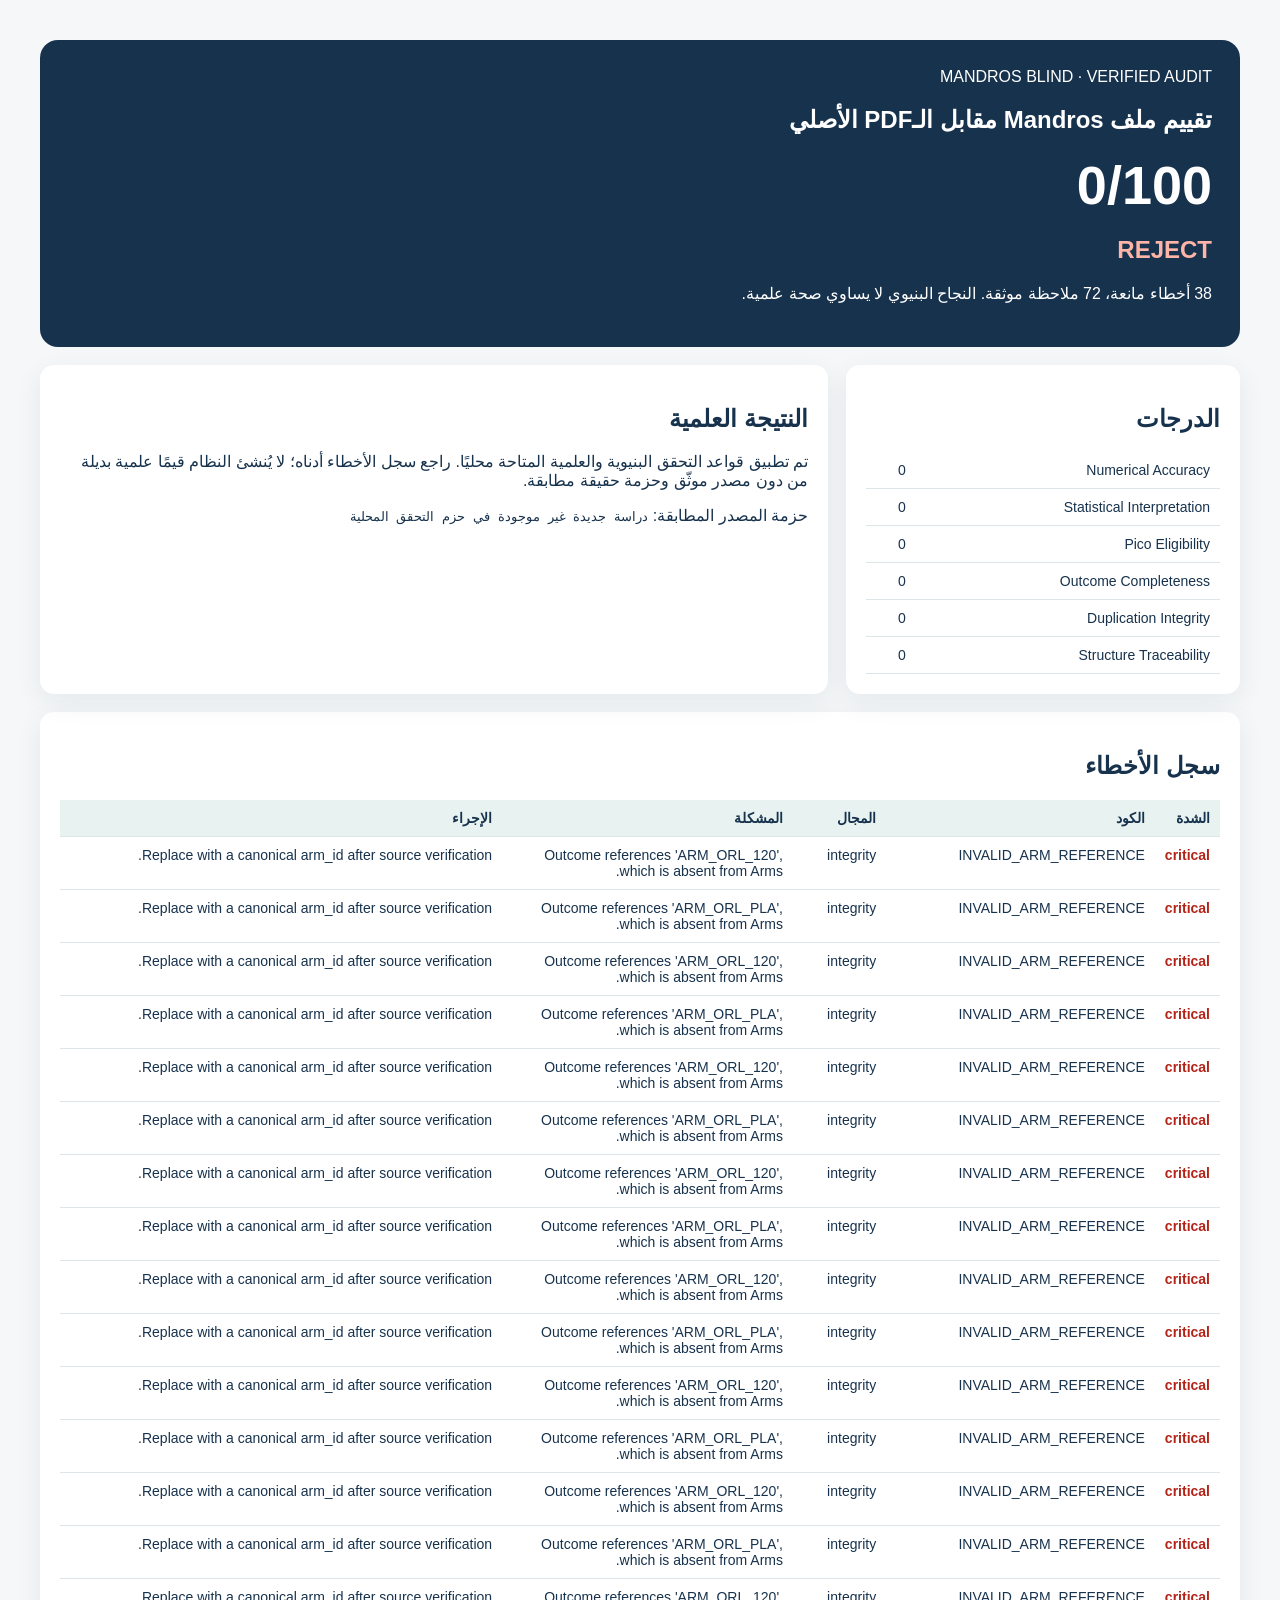
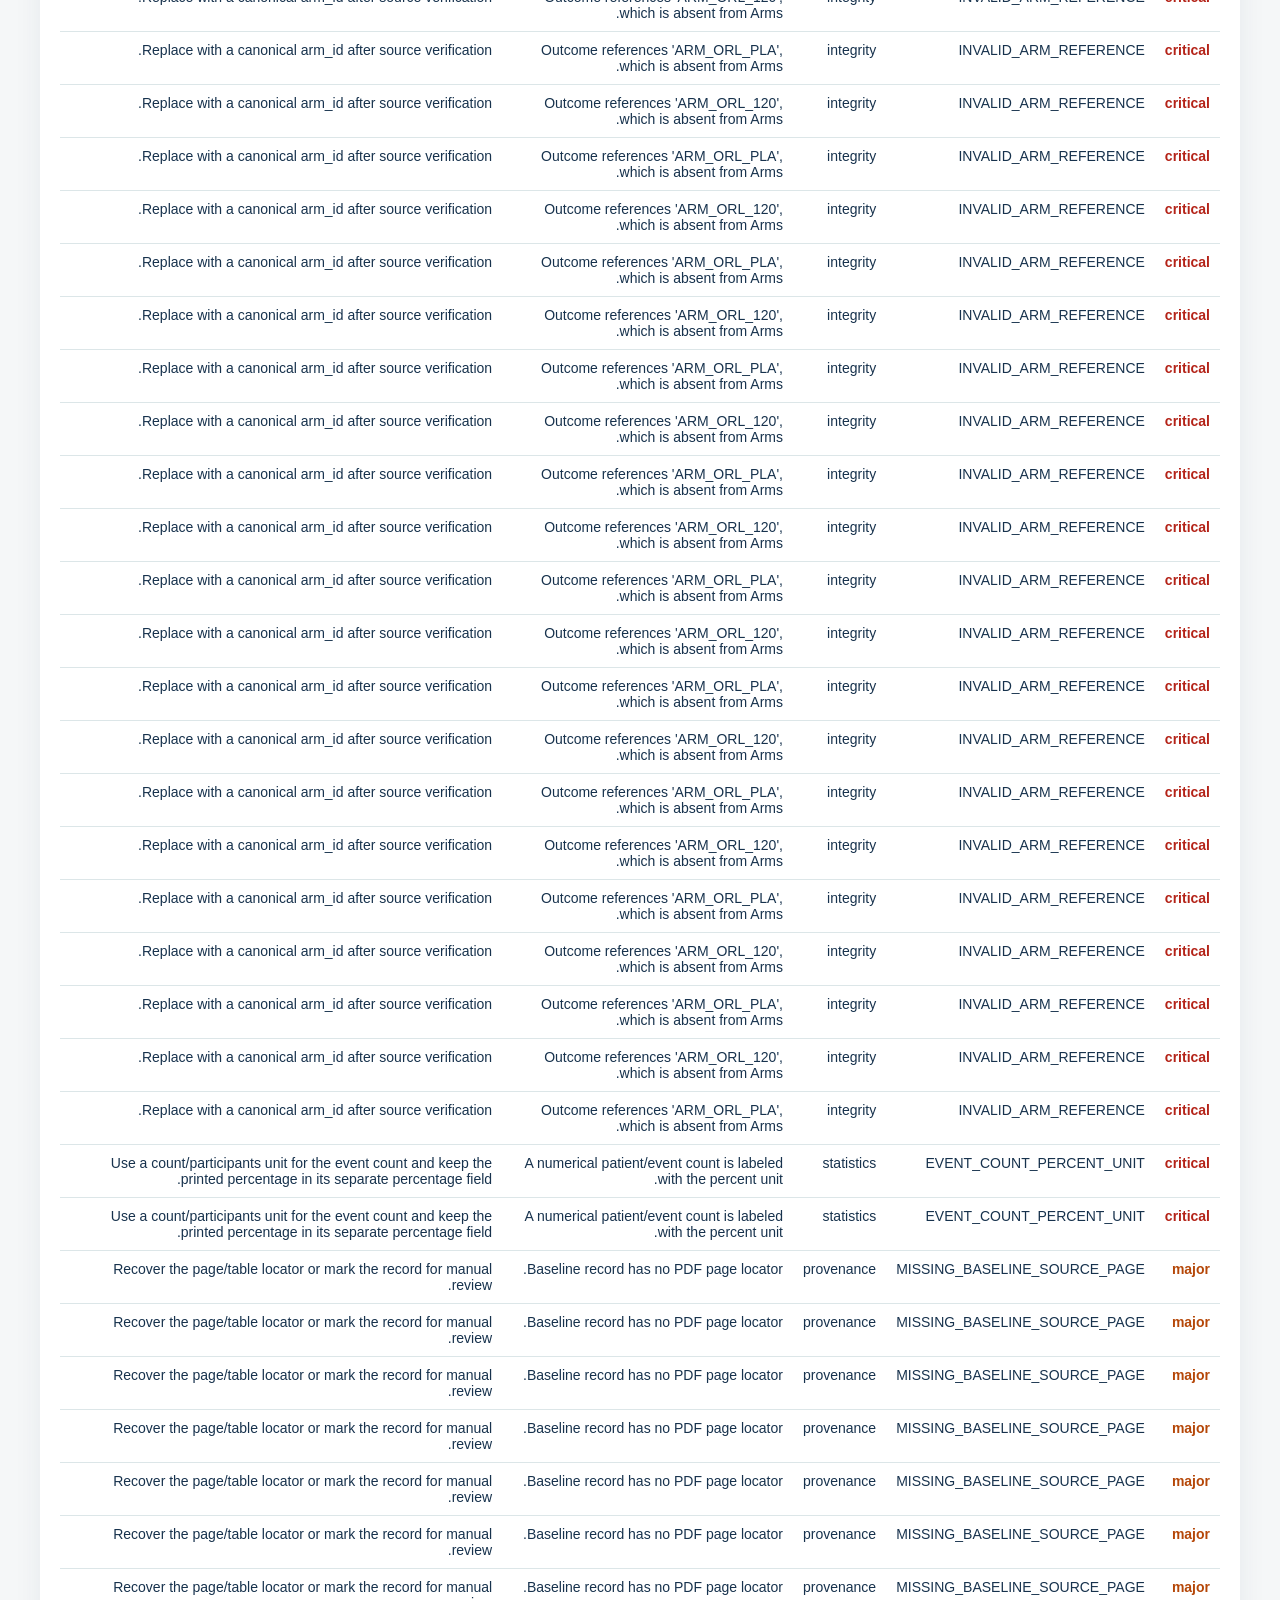
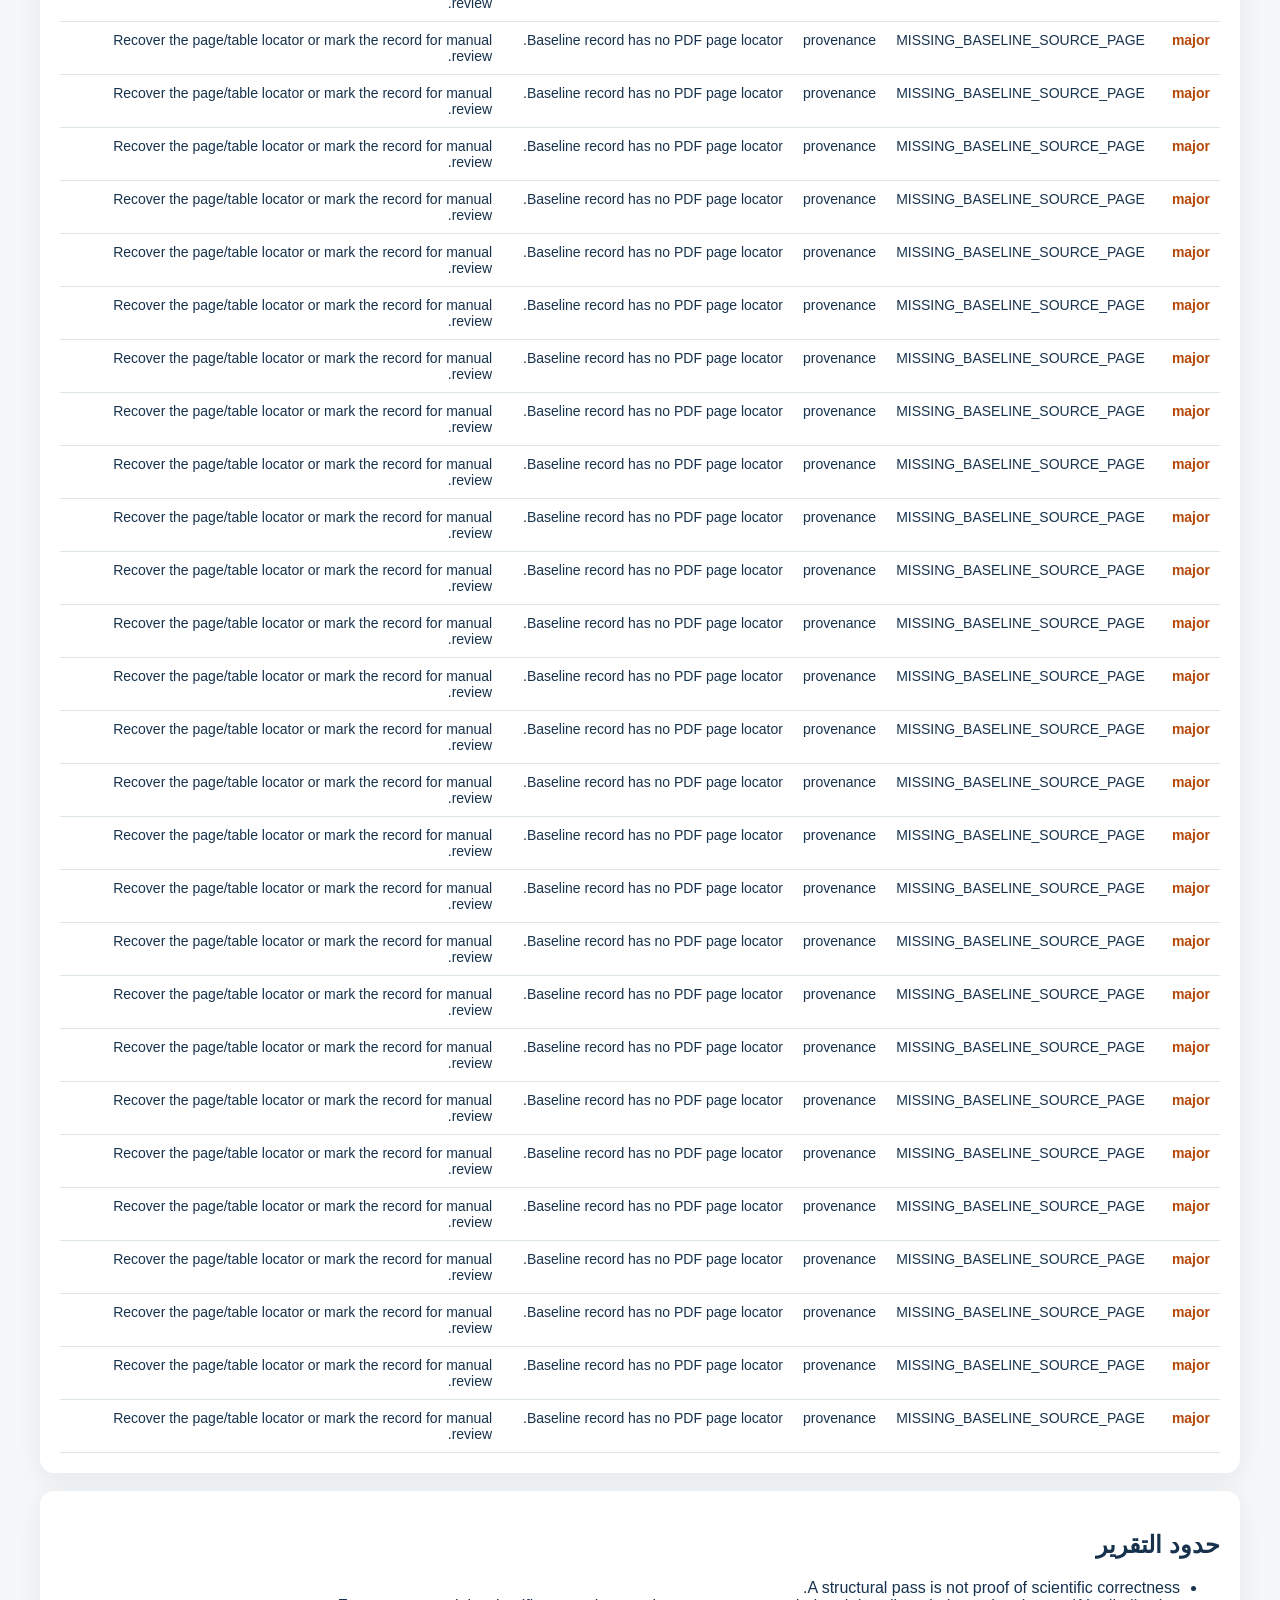
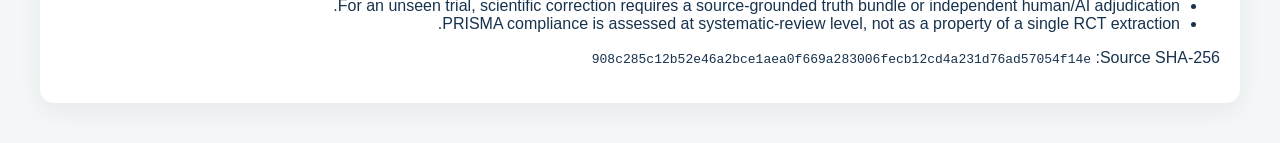
<file: outputs/studies/orlistat-rct-2024-34aa622cbc7d/assessment.html>
<!doctype html><html lang='ar' dir='rtl'><meta charset='utf-8'><title>Mandros Blind audit</title>
<style>body{font-family:Arial,sans-serif;background:#f5f7f8;color:#17324d;margin:0}main{max-width:1200px;margin:40px auto;padding:0 24px}.hero{background:#17324d;color:white;border-radius:18px;padding:28px}.score{font-size:54px;font-weight:800}.reject{color:#ffb4a8}.grid{display:grid;grid-template-columns:1fr 2fr;gap:18px;margin-top:18px}.card{background:white;border-radius:14px;padding:20px;box-shadow:0 8px 28px #17324d12}table{border-collapse:collapse;width:100%;font-size:14px}th,td{border-bottom:1px solid #dce6e8;padding:10px;text-align:right;vertical-align:top}th{background:#e8f3f1}.sev{font-weight:700}.critical{color:#b42318}.major{color:#b54708}code{direction:ltr;display:inline-block}</style>
<main><section class='hero'><div>MANDROS BLIND · VERIFIED AUDIT</div><h1>تقييم ملف Mandros مقابل الـPDF الأصلي</h1><div class='score'>0/100</div><h2 class='reject'>REJECT</h2><p>38 أخطاء مانعة، 72 ملاحظة موثقة. النجاح البنيوي لا يساوي صحة علمية.</p></section>
<div class='grid'><section class='card'><h2>الدرجات</h2><table><tr><td>Numerical Accuracy</td><td>0</td></tr><tr><td>Statistical Interpretation</td><td>0</td></tr><tr><td>Pico Eligibility</td><td>0</td></tr><tr><td>Outcome Completeness</td><td>0</td></tr><tr><td>Duplication Integrity</td><td>0</td></tr><tr><td>Structure Traceability</td><td>0</td></tr></table></section><section class='card'><h2>النتيجة العلمية</h2><p>تم تطبيق قواعد التحقق البنيوية والعلمية المتاحة محليًا. راجع سجل الأخطاء أدناه؛ لا يُنشئ النظام قيمًا علمية بديلة من دون مصدر موثّق وحزمة حقيقة مطابقة.</p><p>حزمة المصدر المطابقة: <code>دراسة جديدة غير موجودة في حزم التحقق المحلية</code></p></section></div>
<section class='card' style='margin-top:18px'><h2>سجل الأخطاء</h2><table><thead><tr><th>الشدة</th><th>الكود</th><th>المجال</th><th>المشكلة</th><th>الإجراء</th></tr></thead><tbody><tr><td><span class='sev critical'>critical</span></td><td>INVALID_ARM_REFERENCE</td><td>integrity</td><td>Outcome references &#x27;ARM_ORL_120&#x27;, which is absent from Arms.</td><td>Replace with a canonical arm_id after source verification.</td></tr><tr><td><span class='sev critical'>critical</span></td><td>INVALID_ARM_REFERENCE</td><td>integrity</td><td>Outcome references &#x27;ARM_ORL_PLA&#x27;, which is absent from Arms.</td><td>Replace with a canonical arm_id after source verification.</td></tr><tr><td><span class='sev critical'>critical</span></td><td>INVALID_ARM_REFERENCE</td><td>integrity</td><td>Outcome references &#x27;ARM_ORL_120&#x27;, which is absent from Arms.</td><td>Replace with a canonical arm_id after source verification.</td></tr><tr><td><span class='sev critical'>critical</span></td><td>INVALID_ARM_REFERENCE</td><td>integrity</td><td>Outcome references &#x27;ARM_ORL_PLA&#x27;, which is absent from Arms.</td><td>Replace with a canonical arm_id after source verification.</td></tr><tr><td><span class='sev critical'>critical</span></td><td>INVALID_ARM_REFERENCE</td><td>integrity</td><td>Outcome references &#x27;ARM_ORL_120&#x27;, which is absent from Arms.</td><td>Replace with a canonical arm_id after source verification.</td></tr><tr><td><span class='sev critical'>critical</span></td><td>INVALID_ARM_REFERENCE</td><td>integrity</td><td>Outcome references &#x27;ARM_ORL_PLA&#x27;, which is absent from Arms.</td><td>Replace with a canonical arm_id after source verification.</td></tr><tr><td><span class='sev critical'>critical</span></td><td>INVALID_ARM_REFERENCE</td><td>integrity</td><td>Outcome references &#x27;ARM_ORL_120&#x27;, which is absent from Arms.</td><td>Replace with a canonical arm_id after source verification.</td></tr><tr><td><span class='sev critical'>critical</span></td><td>INVALID_ARM_REFERENCE</td><td>integrity</td><td>Outcome references &#x27;ARM_ORL_PLA&#x27;, which is absent from Arms.</td><td>Replace with a canonical arm_id after source verification.</td></tr><tr><td><span class='sev critical'>critical</span></td><td>INVALID_ARM_REFERENCE</td><td>integrity</td><td>Outcome references &#x27;ARM_ORL_120&#x27;, which is absent from Arms.</td><td>Replace with a canonical arm_id after source verification.</td></tr><tr><td><span class='sev critical'>critical</span></td><td>INVALID_ARM_REFERENCE</td><td>integrity</td><td>Outcome references &#x27;ARM_ORL_PLA&#x27;, which is absent from Arms.</td><td>Replace with a canonical arm_id after source verification.</td></tr><tr><td><span class='sev critical'>critical</span></td><td>INVALID_ARM_REFERENCE</td><td>integrity</td><td>Outcome references &#x27;ARM_ORL_120&#x27;, which is absent from Arms.</td><td>Replace with a canonical arm_id after source verification.</td></tr><tr><td><span class='sev critical'>critical</span></td><td>INVALID_ARM_REFERENCE</td><td>integrity</td><td>Outcome references &#x27;ARM_ORL_PLA&#x27;, which is absent from Arms.</td><td>Replace with a canonical arm_id after source verification.</td></tr><tr><td><span class='sev critical'>critical</span></td><td>INVALID_ARM_REFERENCE</td><td>integrity</td><td>Outcome references &#x27;ARM_ORL_120&#x27;, which is absent from Arms.</td><td>Replace with a canonical arm_id after source verification.</td></tr><tr><td><span class='sev critical'>critical</span></td><td>INVALID_ARM_REFERENCE</td><td>integrity</td><td>Outcome references &#x27;ARM_ORL_PLA&#x27;, which is absent from Arms.</td><td>Replace with a canonical arm_id after source verification.</td></tr><tr><td><span class='sev critical'>critical</span></td><td>INVALID_ARM_REFERENCE</td><td>integrity</td><td>Outcome references &#x27;ARM_ORL_120&#x27;, which is absent from Arms.</td><td>Replace with a canonical arm_id after source verification.</td></tr><tr><td><span class='sev critical'>critical</span></td><td>INVALID_ARM_REFERENCE</td><td>integrity</td><td>Outcome references &#x27;ARM_ORL_PLA&#x27;, which is absent from Arms.</td><td>Replace with a canonical arm_id after source verification.</td></tr><tr><td><span class='sev critical'>critical</span></td><td>INVALID_ARM_REFERENCE</td><td>integrity</td><td>Outcome references &#x27;ARM_ORL_120&#x27;, which is absent from Arms.</td><td>Replace with a canonical arm_id after source verification.</td></tr><tr><td><span class='sev critical'>critical</span></td><td>INVALID_ARM_REFERENCE</td><td>integrity</td><td>Outcome references &#x27;ARM_ORL_PLA&#x27;, which is absent from Arms.</td><td>Replace with a canonical arm_id after source verification.</td></tr><tr><td><span class='sev critical'>critical</span></td><td>INVALID_ARM_REFERENCE</td><td>integrity</td><td>Outcome references &#x27;ARM_ORL_120&#x27;, which is absent from Arms.</td><td>Replace with a canonical arm_id after source verification.</td></tr><tr><td><span class='sev critical'>critical</span></td><td>INVALID_ARM_REFERENCE</td><td>integrity</td><td>Outcome references &#x27;ARM_ORL_PLA&#x27;, which is absent from Arms.</td><td>Replace with a canonical arm_id after source verification.</td></tr><tr><td><span class='sev critical'>critical</span></td><td>INVALID_ARM_REFERENCE</td><td>integrity</td><td>Outcome references &#x27;ARM_ORL_120&#x27;, which is absent from Arms.</td><td>Replace with a canonical arm_id after source verification.</td></tr><tr><td><span class='sev critical'>critical</span></td><td>INVALID_ARM_REFERENCE</td><td>integrity</td><td>Outcome references &#x27;ARM_ORL_PLA&#x27;, which is absent from Arms.</td><td>Replace with a canonical arm_id after source verification.</td></tr><tr><td><span class='sev critical'>critical</span></td><td>INVALID_ARM_REFERENCE</td><td>integrity</td><td>Outcome references &#x27;ARM_ORL_120&#x27;, which is absent from Arms.</td><td>Replace with a canonical arm_id after source verification.</td></tr><tr><td><span class='sev critical'>critical</span></td><td>INVALID_ARM_REFERENCE</td><td>integrity</td><td>Outcome references &#x27;ARM_ORL_PLA&#x27;, which is absent from Arms.</td><td>Replace with a canonical arm_id after source verification.</td></tr><tr><td><span class='sev critical'>critical</span></td><td>INVALID_ARM_REFERENCE</td><td>integrity</td><td>Outcome references &#x27;ARM_ORL_120&#x27;, which is absent from Arms.</td><td>Replace with a canonical arm_id after source verification.</td></tr><tr><td><span class='sev critical'>critical</span></td><td>INVALID_ARM_REFERENCE</td><td>integrity</td><td>Outcome references &#x27;ARM_ORL_PLA&#x27;, which is absent from Arms.</td><td>Replace with a canonical arm_id after source verification.</td></tr><tr><td><span class='sev critical'>critical</span></td><td>INVALID_ARM_REFERENCE</td><td>integrity</td><td>Outcome references &#x27;ARM_ORL_120&#x27;, which is absent from Arms.</td><td>Replace with a canonical arm_id after source verification.</td></tr><tr><td><span class='sev critical'>critical</span></td><td>INVALID_ARM_REFERENCE</td><td>integrity</td><td>Outcome references &#x27;ARM_ORL_PLA&#x27;, which is absent from Arms.</td><td>Replace with a canonical arm_id after source verification.</td></tr><tr><td><span class='sev critical'>critical</span></td><td>INVALID_ARM_REFERENCE</td><td>integrity</td><td>Outcome references &#x27;ARM_ORL_120&#x27;, which is absent from Arms.</td><td>Replace with a canonical arm_id after source verification.</td></tr><tr><td><span class='sev critical'>critical</span></td><td>INVALID_ARM_REFERENCE</td><td>integrity</td><td>Outcome references &#x27;ARM_ORL_PLA&#x27;, which is absent from Arms.</td><td>Replace with a canonical arm_id after source verification.</td></tr><tr><td><span class='sev critical'>critical</span></td><td>INVALID_ARM_REFERENCE</td><td>integrity</td><td>Outcome references &#x27;ARM_ORL_120&#x27;, which is absent from Arms.</td><td>Replace with a canonical arm_id after source verification.</td></tr><tr><td><span class='sev critical'>critical</span></td><td>INVALID_ARM_REFERENCE</td><td>integrity</td><td>Outcome references &#x27;ARM_ORL_PLA&#x27;, which is absent from Arms.</td><td>Replace with a canonical arm_id after source verification.</td></tr><tr><td><span class='sev critical'>critical</span></td><td>INVALID_ARM_REFERENCE</td><td>integrity</td><td>Outcome references &#x27;ARM_ORL_120&#x27;, which is absent from Arms.</td><td>Replace with a canonical arm_id after source verification.</td></tr><tr><td><span class='sev critical'>critical</span></td><td>INVALID_ARM_REFERENCE</td><td>integrity</td><td>Outcome references &#x27;ARM_ORL_PLA&#x27;, which is absent from Arms.</td><td>Replace with a canonical arm_id after source verification.</td></tr><tr><td><span class='sev critical'>critical</span></td><td>INVALID_ARM_REFERENCE</td><td>integrity</td><td>Outcome references &#x27;ARM_ORL_120&#x27;, which is absent from Arms.</td><td>Replace with a canonical arm_id after source verification.</td></tr><tr><td><span class='sev critical'>critical</span></td><td>INVALID_ARM_REFERENCE</td><td>integrity</td><td>Outcome references &#x27;ARM_ORL_PLA&#x27;, which is absent from Arms.</td><td>Replace with a canonical arm_id after source verification.</td></tr><tr><td><span class='sev critical'>critical</span></td><td>EVENT_COUNT_PERCENT_UNIT</td><td>statistics</td><td>A numerical patient/event count is labeled with the percent unit.</td><td>Use a count/participants unit for the event count and keep the printed percentage in its separate percentage field.</td></tr><tr><td><span class='sev critical'>critical</span></td><td>EVENT_COUNT_PERCENT_UNIT</td><td>statistics</td><td>A numerical patient/event count is labeled with the percent unit.</td><td>Use a count/participants unit for the event count and keep the printed percentage in its separate percentage field.</td></tr><tr><td><span class='sev major'>major</span></td><td>MISSING_BASELINE_SOURCE_PAGE</td><td>provenance</td><td>Baseline record has no PDF page locator.</td><td>Recover the page/table locator or mark the record for manual review.</td></tr><tr><td><span class='sev major'>major</span></td><td>MISSING_BASELINE_SOURCE_PAGE</td><td>provenance</td><td>Baseline record has no PDF page locator.</td><td>Recover the page/table locator or mark the record for manual review.</td></tr><tr><td><span class='sev major'>major</span></td><td>MISSING_BASELINE_SOURCE_PAGE</td><td>provenance</td><td>Baseline record has no PDF page locator.</td><td>Recover the page/table locator or mark the record for manual review.</td></tr><tr><td><span class='sev major'>major</span></td><td>MISSING_BASELINE_SOURCE_PAGE</td><td>provenance</td><td>Baseline record has no PDF page locator.</td><td>Recover the page/table locator or mark the record for manual review.</td></tr><tr><td><span class='sev major'>major</span></td><td>MISSING_BASELINE_SOURCE_PAGE</td><td>provenance</td><td>Baseline record has no PDF page locator.</td><td>Recover the page/table locator or mark the record for manual review.</td></tr><tr><td><span class='sev major'>major</span></td><td>MISSING_BASELINE_SOURCE_PAGE</td><td>provenance</td><td>Baseline record has no PDF page locator.</td><td>Recover the page/table locator or mark the record for manual review.</td></tr><tr><td><span class='sev major'>major</span></td><td>MISSING_BASELINE_SOURCE_PAGE</td><td>provenance</td><td>Baseline record has no PDF page locator.</td><td>Recover the page/table locator or mark the record for manual review.</td></tr><tr><td><span class='sev major'>major</span></td><td>MISSING_BASELINE_SOURCE_PAGE</td><td>provenance</td><td>Baseline record has no PDF page locator.</td><td>Recover the page/table locator or mark the record for manual review.</td></tr><tr><td><span class='sev major'>major</span></td><td>MISSING_BASELINE_SOURCE_PAGE</td><td>provenance</td><td>Baseline record has no PDF page locator.</td><td>Recover the page/table locator or mark the record for manual review.</td></tr><tr><td><span class='sev major'>major</span></td><td>MISSING_BASELINE_SOURCE_PAGE</td><td>provenance</td><td>Baseline record has no PDF page locator.</td><td>Recover the page/table locator or mark the record for manual review.</td></tr><tr><td><span class='sev major'>major</span></td><td>MISSING_BASELINE_SOURCE_PAGE</td><td>provenance</td><td>Baseline record has no PDF page locator.</td><td>Recover the page/table locator or mark the record for manual review.</td></tr><tr><td><span class='sev major'>major</span></td><td>MISSING_BASELINE_SOURCE_PAGE</td><td>provenance</td><td>Baseline record has no PDF page locator.</td><td>Recover the page/table locator or mark the record for manual review.</td></tr><tr><td><span class='sev major'>major</span></td><td>MISSING_BASELINE_SOURCE_PAGE</td><td>provenance</td><td>Baseline record has no PDF page locator.</td><td>Recover the page/table locator or mark the record for manual review.</td></tr><tr><td><span class='sev major'>major</span></td><td>MISSING_BASELINE_SOURCE_PAGE</td><td>provenance</td><td>Baseline record has no PDF page locator.</td><td>Recover the page/table locator or mark the record for manual review.</td></tr><tr><td><span class='sev major'>major</span></td><td>MISSING_BASELINE_SOURCE_PAGE</td><td>provenance</td><td>Baseline record has no PDF page locator.</td><td>Recover the page/table locator or mark the record for manual review.</td></tr><tr><td><span class='sev major'>major</span></td><td>MISSING_BASELINE_SOURCE_PAGE</td><td>provenance</td><td>Baseline record has no PDF page locator.</td><td>Recover the page/table locator or mark the record for manual review.</td></tr><tr><td><span class='sev major'>major</span></td><td>MISSING_BASELINE_SOURCE_PAGE</td><td>provenance</td><td>Baseline record has no PDF page locator.</td><td>Recover the page/table locator or mark the record for manual review.</td></tr><tr><td><span class='sev major'>major</span></td><td>MISSING_BASELINE_SOURCE_PAGE</td><td>provenance</td><td>Baseline record has no PDF page locator.</td><td>Recover the page/table locator or mark the record for manual review.</td></tr><tr><td><span class='sev major'>major</span></td><td>MISSING_BASELINE_SOURCE_PAGE</td><td>provenance</td><td>Baseline record has no PDF page locator.</td><td>Recover the page/table locator or mark the record for manual review.</td></tr><tr><td><span class='sev major'>major</span></td><td>MISSING_BASELINE_SOURCE_PAGE</td><td>provenance</td><td>Baseline record has no PDF page locator.</td><td>Recover the page/table locator or mark the record for manual review.</td></tr><tr><td><span class='sev major'>major</span></td><td>MISSING_BASELINE_SOURCE_PAGE</td><td>provenance</td><td>Baseline record has no PDF page locator.</td><td>Recover the page/table locator or mark the record for manual review.</td></tr><tr><td><span class='sev major'>major</span></td><td>MISSING_BASELINE_SOURCE_PAGE</td><td>provenance</td><td>Baseline record has no PDF page locator.</td><td>Recover the page/table locator or mark the record for manual review.</td></tr><tr><td><span class='sev major'>major</span></td><td>MISSING_BASELINE_SOURCE_PAGE</td><td>provenance</td><td>Baseline record has no PDF page locator.</td><td>Recover the page/table locator or mark the record for manual review.</td></tr><tr><td><span class='sev major'>major</span></td><td>MISSING_BASELINE_SOURCE_PAGE</td><td>provenance</td><td>Baseline record has no PDF page locator.</td><td>Recover the page/table locator or mark the record for manual review.</td></tr><tr><td><span class='sev major'>major</span></td><td>MISSING_BASELINE_SOURCE_PAGE</td><td>provenance</td><td>Baseline record has no PDF page locator.</td><td>Recover the page/table locator or mark the record for manual review.</td></tr><tr><td><span class='sev major'>major</span></td><td>MISSING_BASELINE_SOURCE_PAGE</td><td>provenance</td><td>Baseline record has no PDF page locator.</td><td>Recover the page/table locator or mark the record for manual review.</td></tr><tr><td><span class='sev major'>major</span></td><td>MISSING_BASELINE_SOURCE_PAGE</td><td>provenance</td><td>Baseline record has no PDF page locator.</td><td>Recover the page/table locator or mark the record for manual review.</td></tr><tr><td><span class='sev major'>major</span></td><td>MISSING_BASELINE_SOURCE_PAGE</td><td>provenance</td><td>Baseline record has no PDF page locator.</td><td>Recover the page/table locator or mark the record for manual review.</td></tr><tr><td><span class='sev major'>major</span></td><td>MISSING_BASELINE_SOURCE_PAGE</td><td>provenance</td><td>Baseline record has no PDF page locator.</td><td>Recover the page/table locator or mark the record for manual review.</td></tr><tr><td><span class='sev major'>major</span></td><td>MISSING_BASELINE_SOURCE_PAGE</td><td>provenance</td><td>Baseline record has no PDF page locator.</td><td>Recover the page/table locator or mark the record for manual review.</td></tr><tr><td><span class='sev major'>major</span></td><td>MISSING_BASELINE_SOURCE_PAGE</td><td>provenance</td><td>Baseline record has no PDF page locator.</td><td>Recover the page/table locator or mark the record for manual review.</td></tr><tr><td><span class='sev major'>major</span></td><td>MISSING_BASELINE_SOURCE_PAGE</td><td>provenance</td><td>Baseline record has no PDF page locator.</td><td>Recover the page/table locator or mark the record for manual review.</td></tr><tr><td><span class='sev major'>major</span></td><td>MISSING_BASELINE_SOURCE_PAGE</td><td>provenance</td><td>Baseline record has no PDF page locator.</td><td>Recover the page/table locator or mark the record for manual review.</td></tr><tr><td><span class='sev major'>major</span></td><td>MISSING_BASELINE_SOURCE_PAGE</td><td>provenance</td><td>Baseline record has no PDF page locator.</td><td>Recover the page/table locator or mark the record for manual review.</td></tr></tbody></table></section>
<section class='card' style='margin-top:18px'><h2>حدود التقرير</h2><ul><li>A structural pass is not proof of scientific correctness.</li><li>For an unseen trial, scientific correction requires a source-grounded truth bundle or independent human/AI adjudication.</li><li>PRISMA compliance is assessed at systematic-review level, not as a property of a single RCT extraction.</li></ul><p>Source SHA-256: <code>908c285c12b52e46a2bce1aea0f669a283006fecb12cd4a231d76ad57054f14e</code></p></section></main></html>
</file>
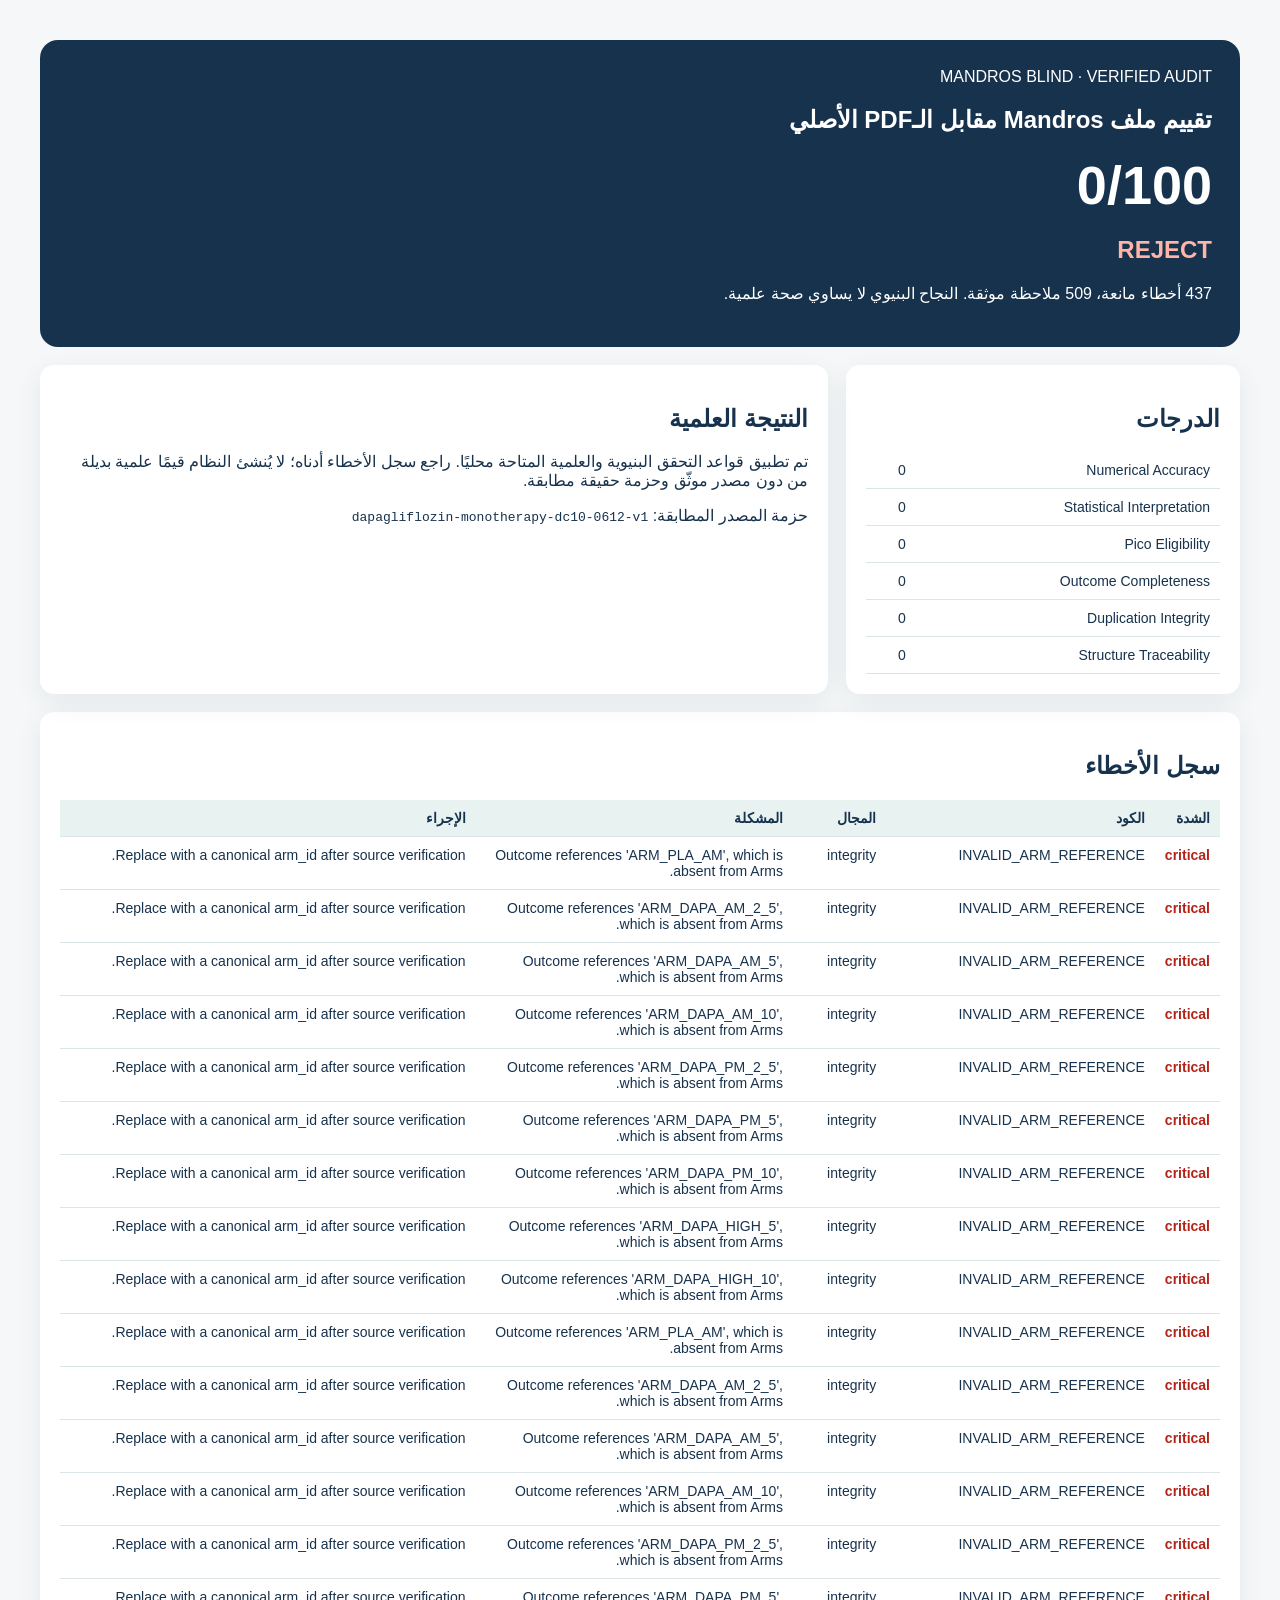
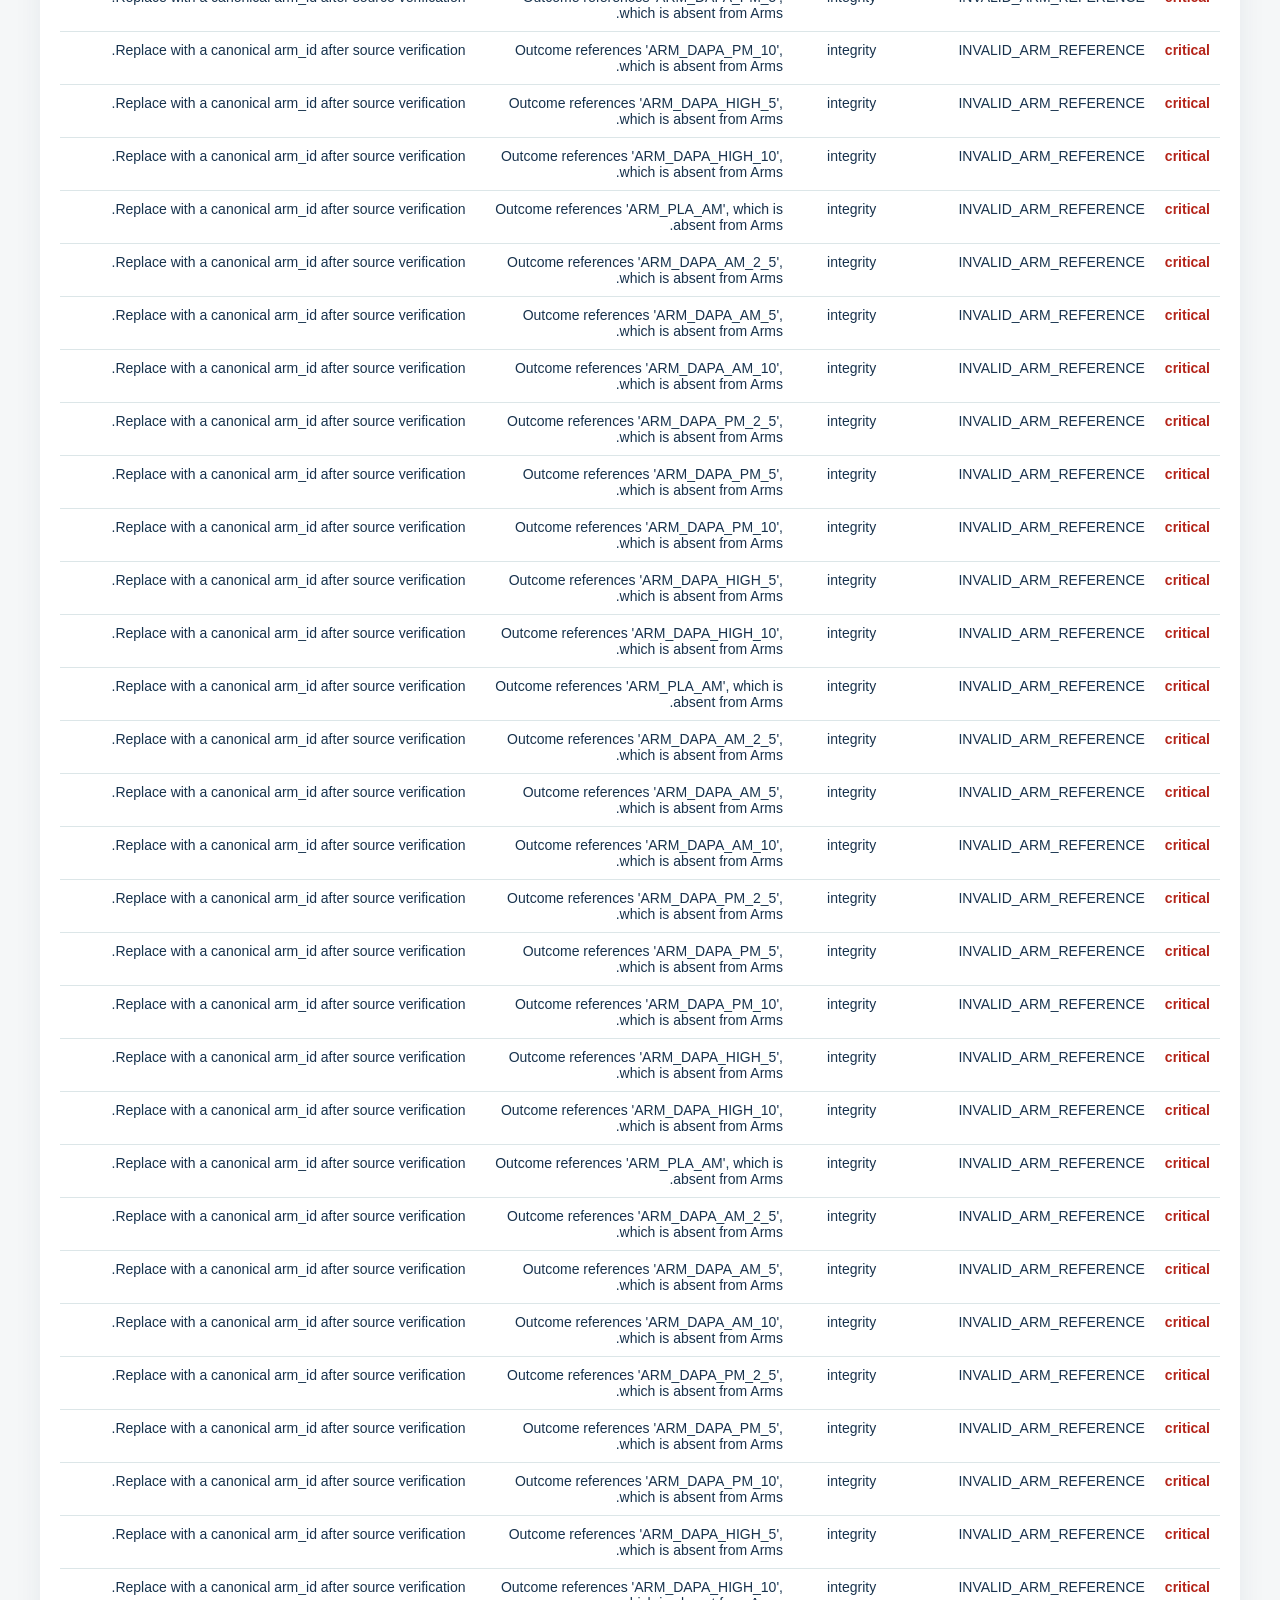
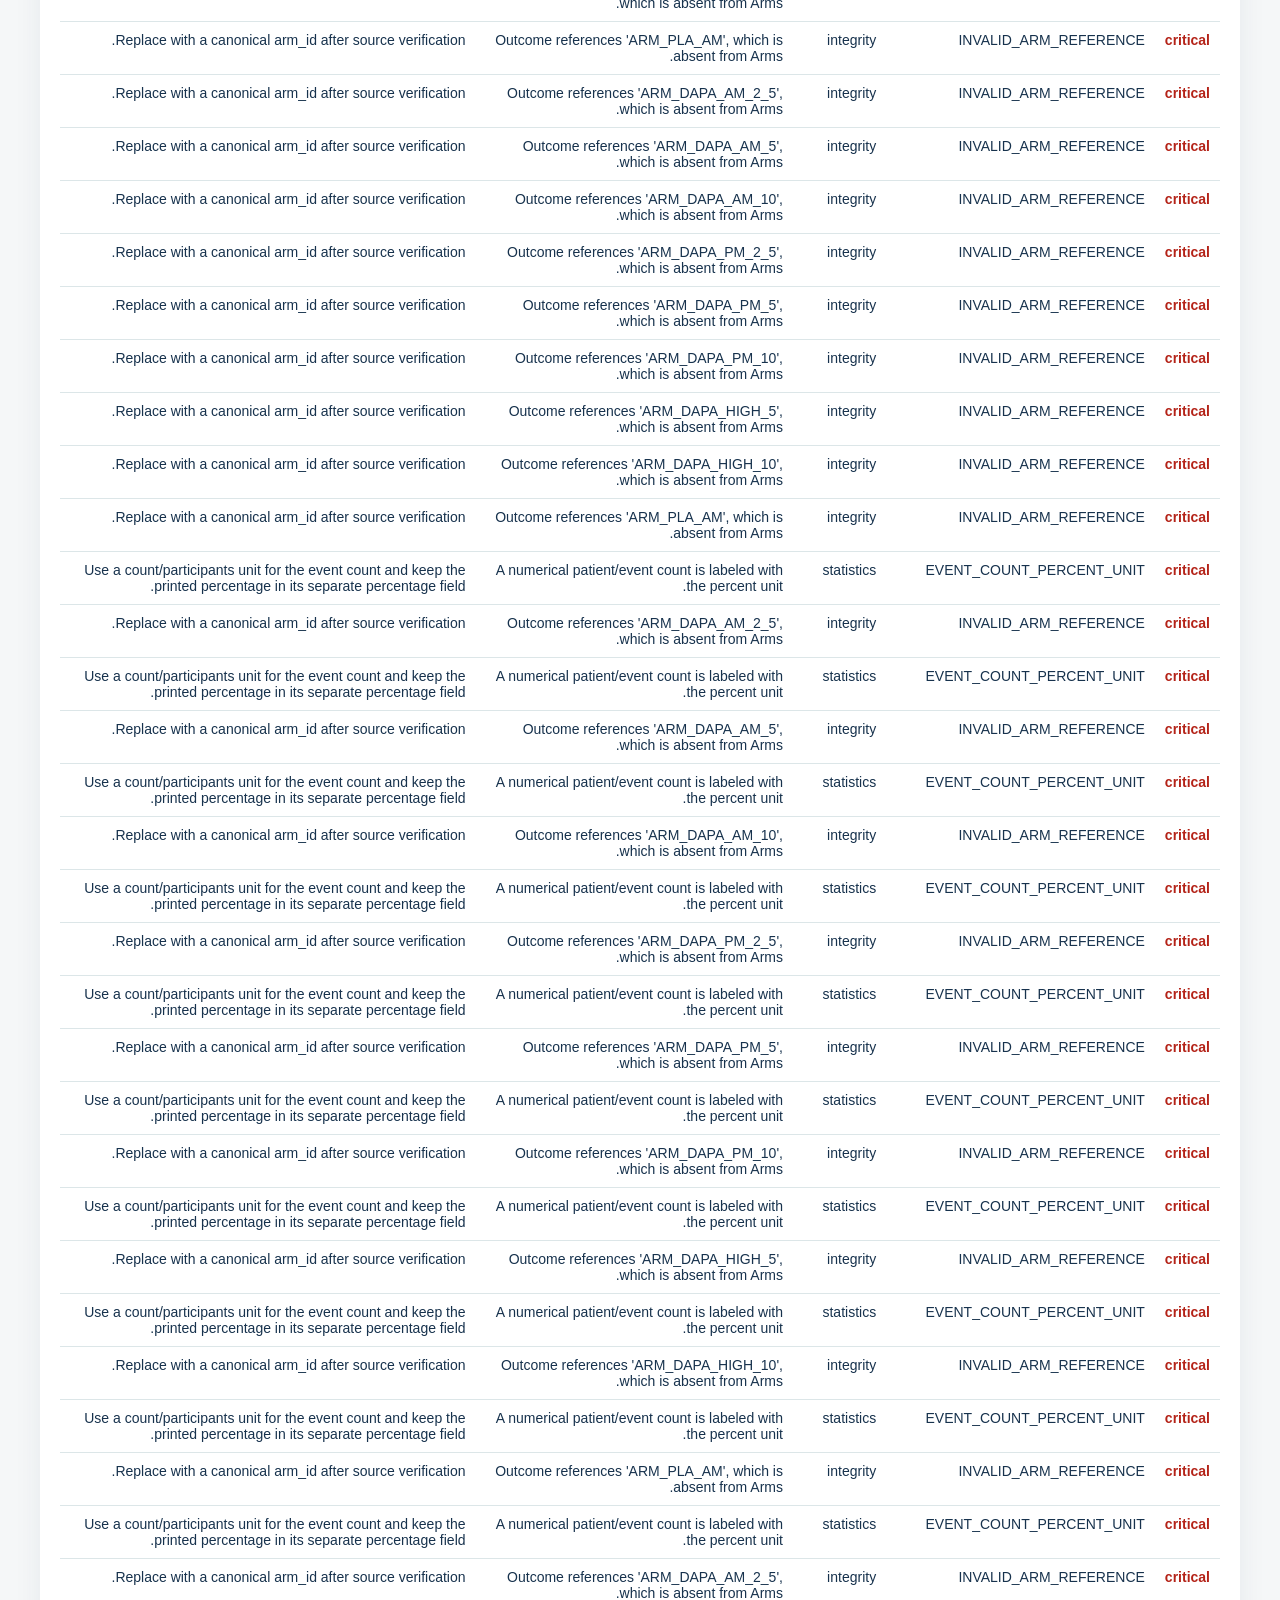
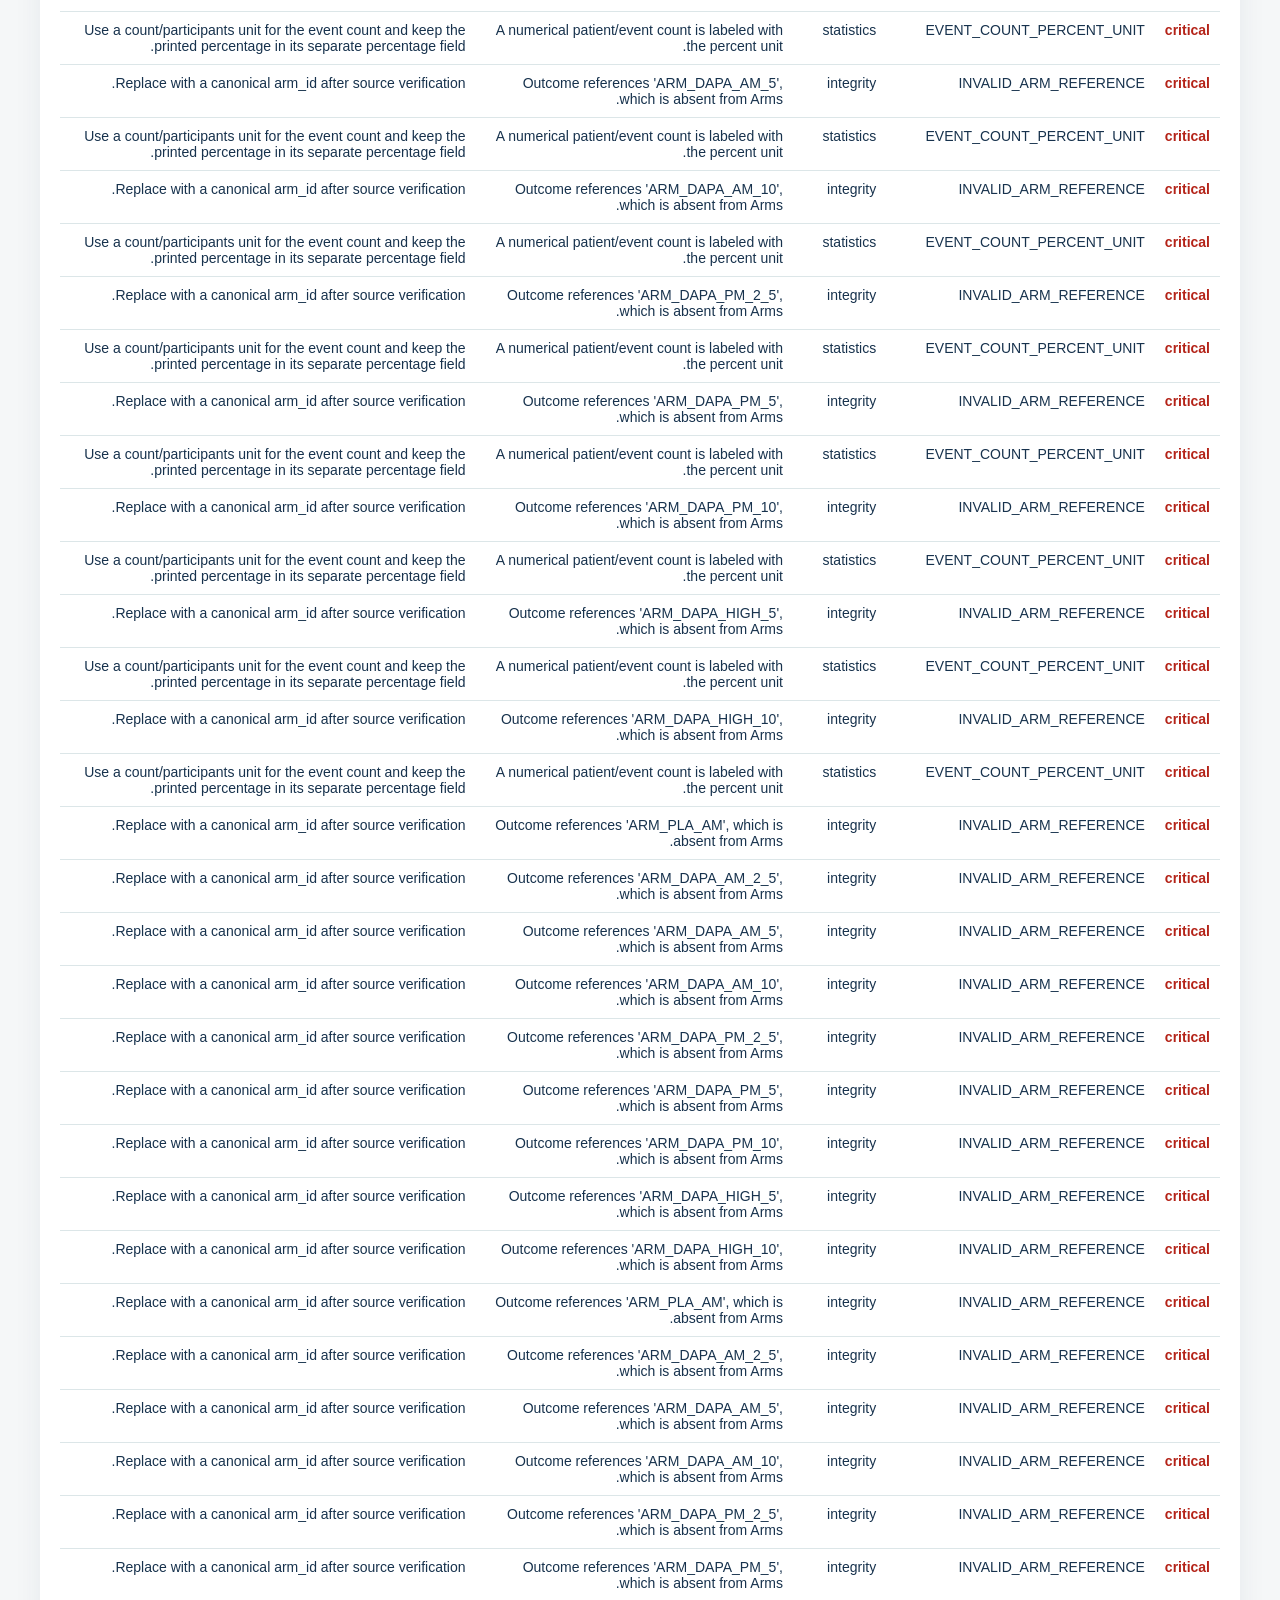
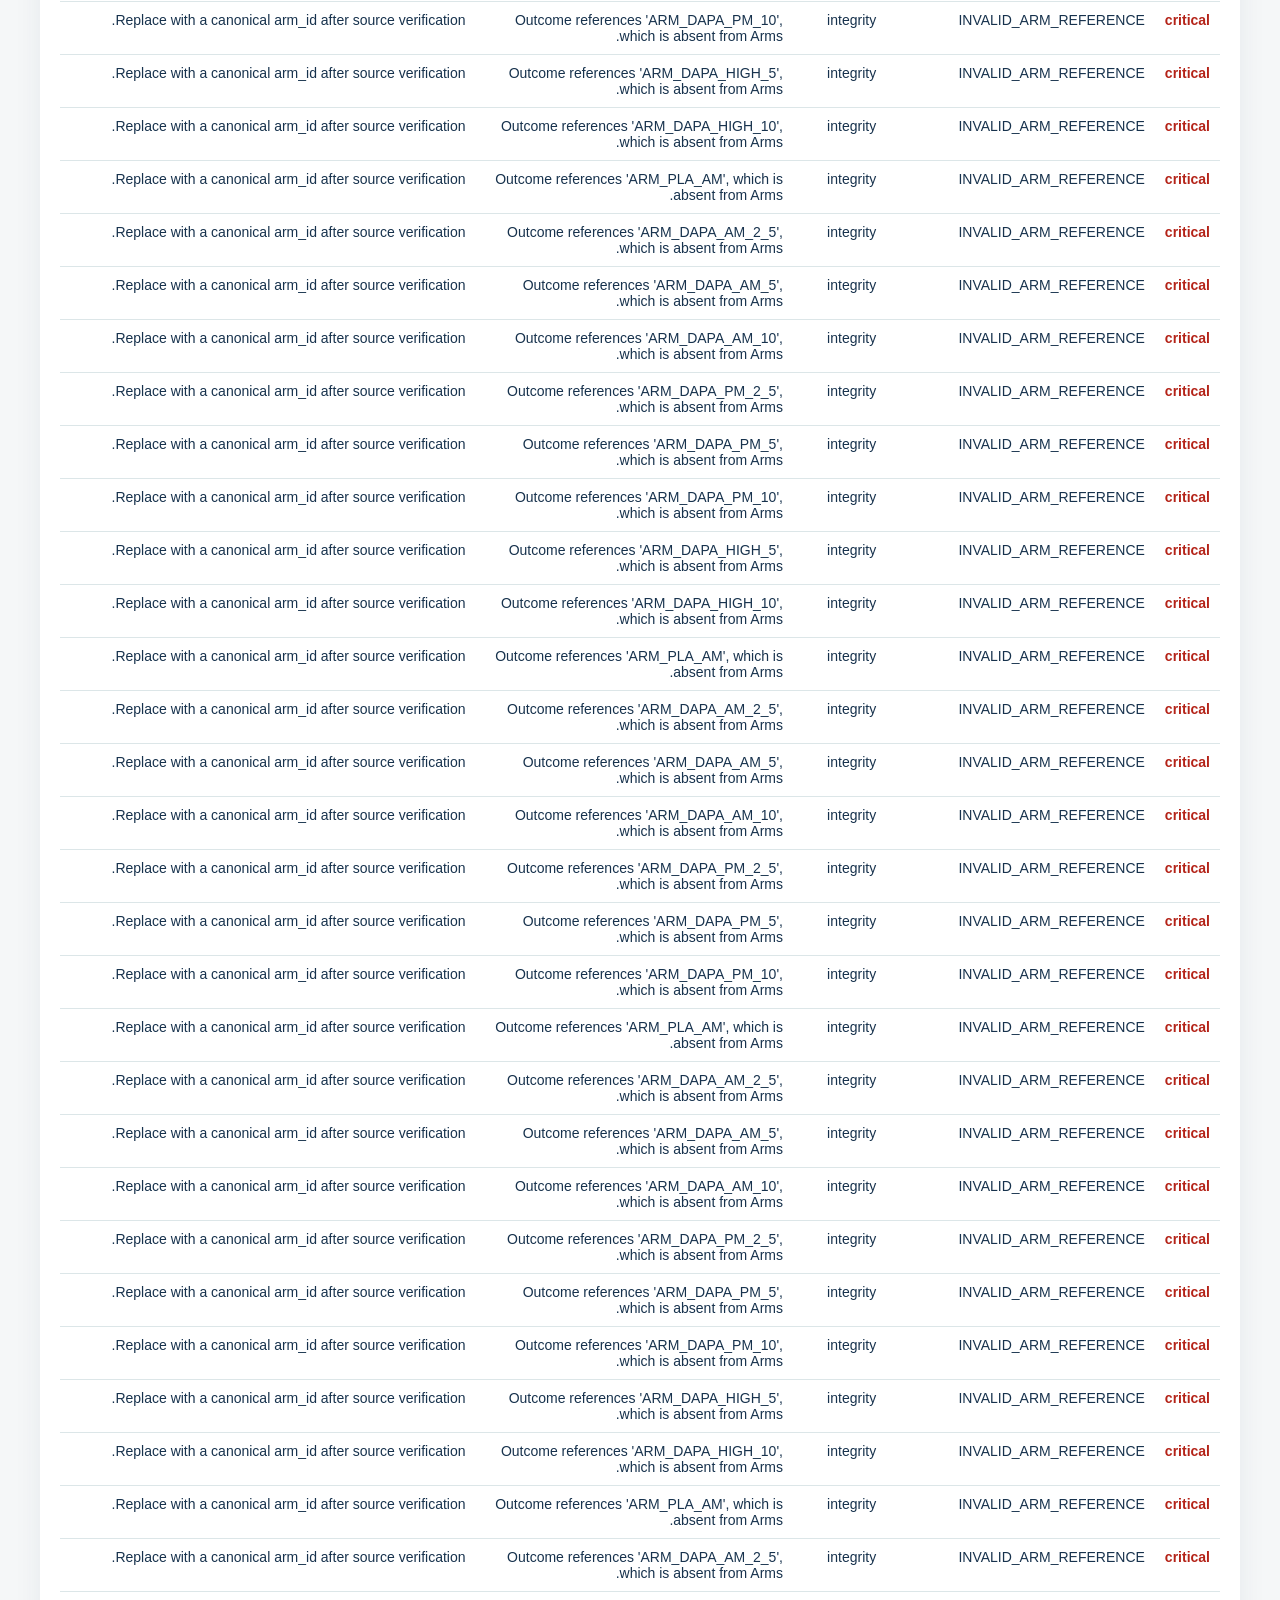
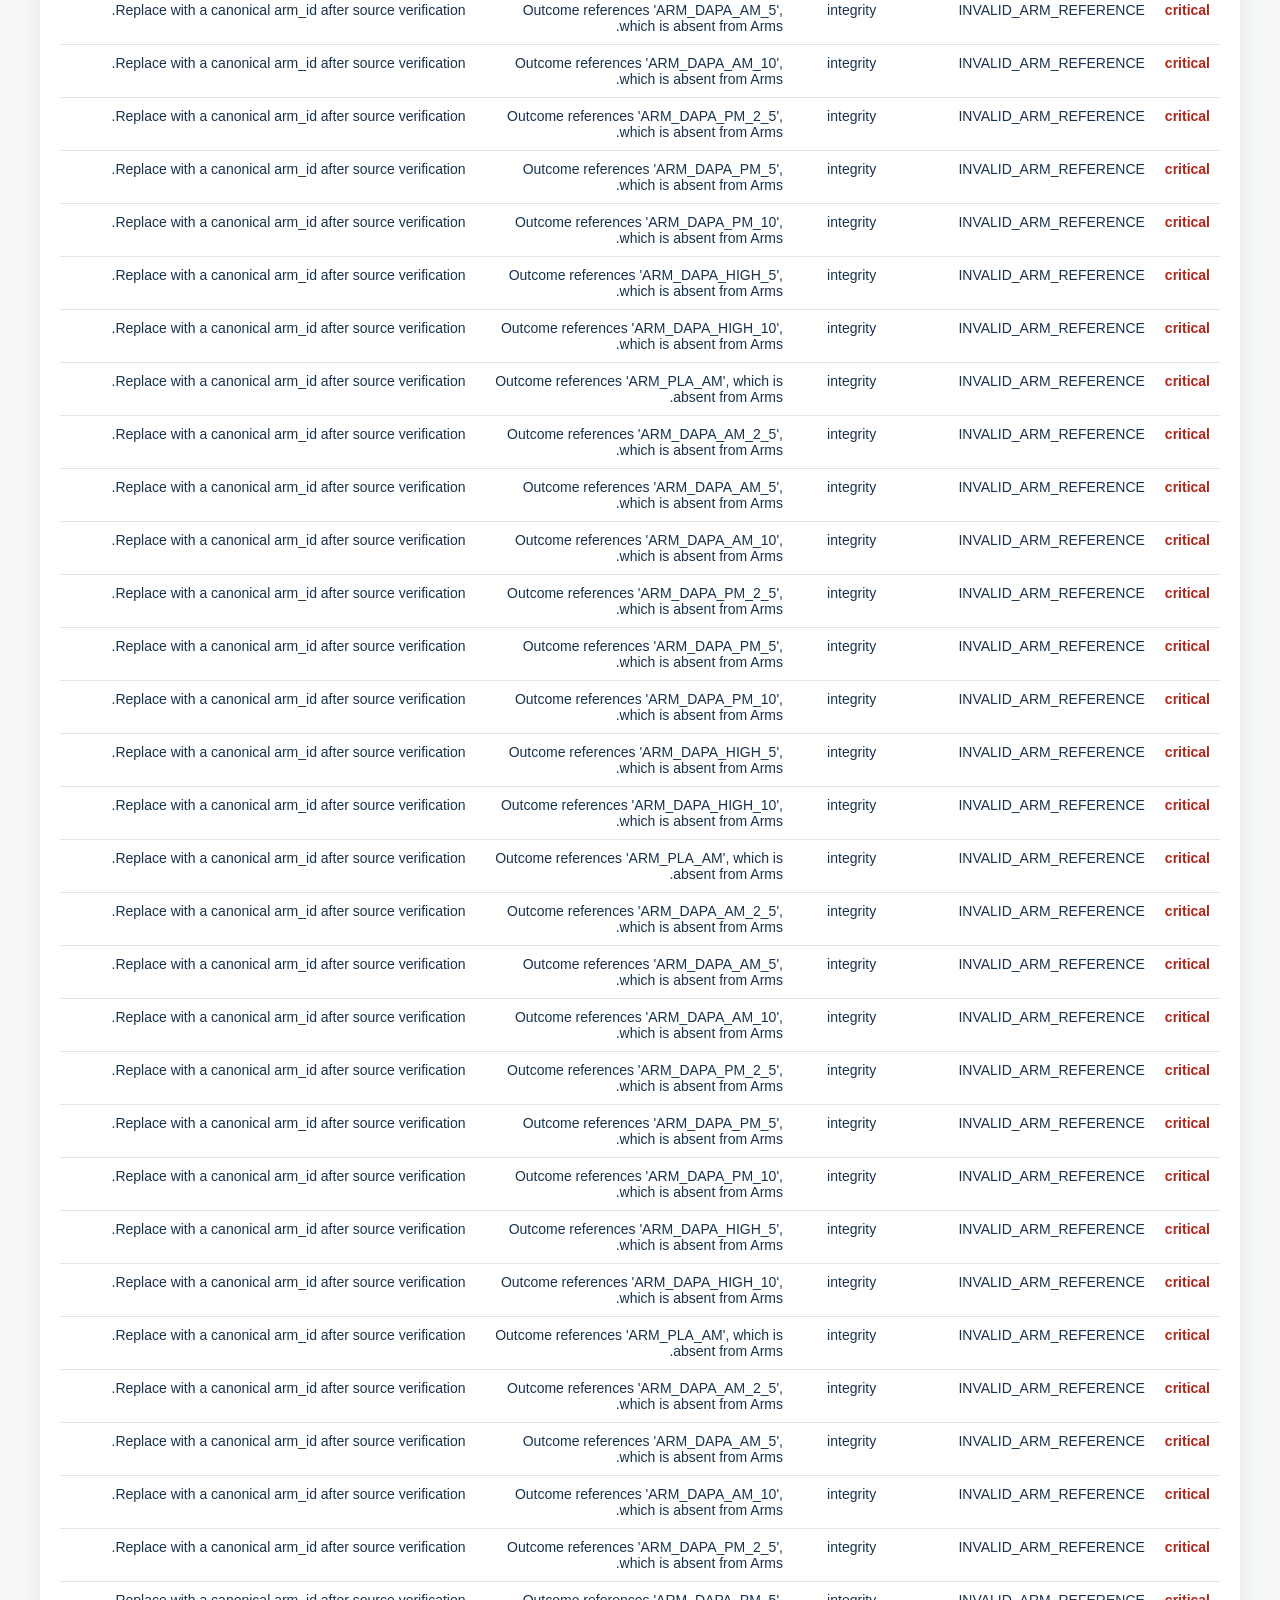
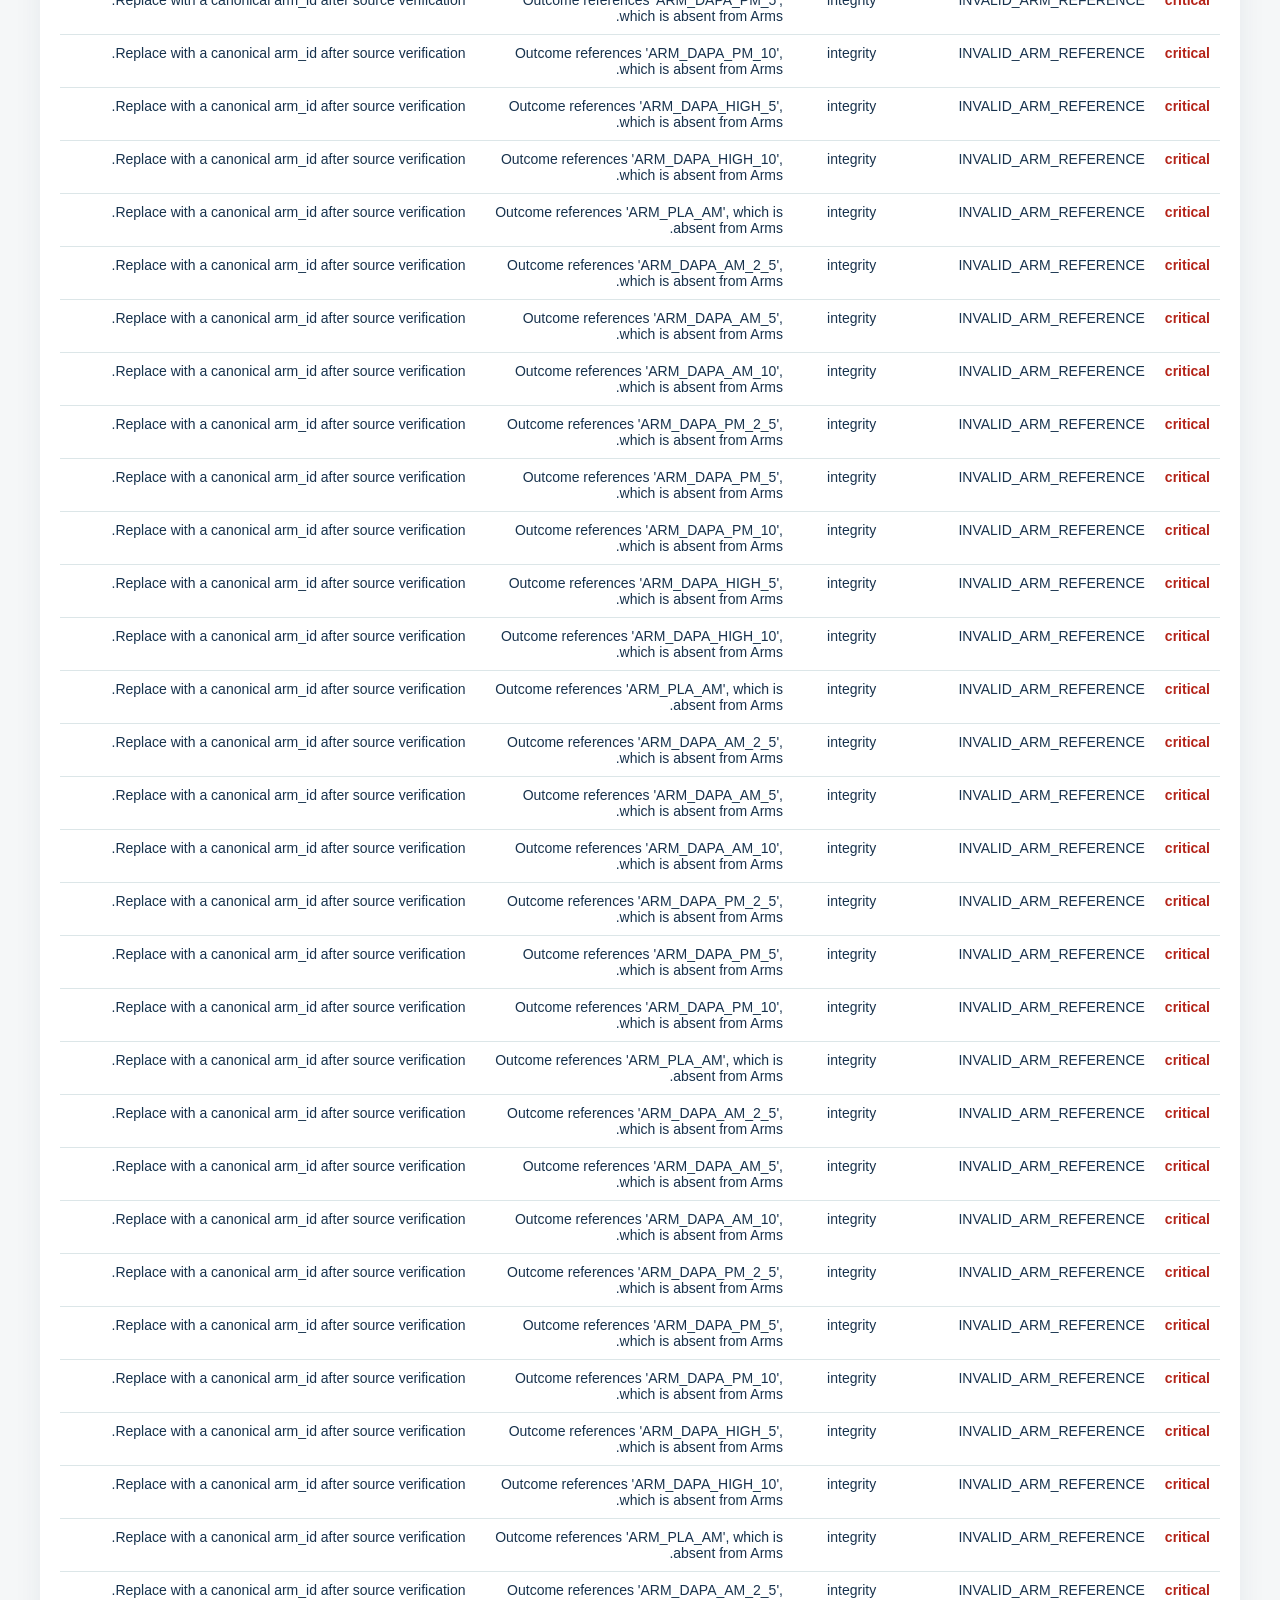
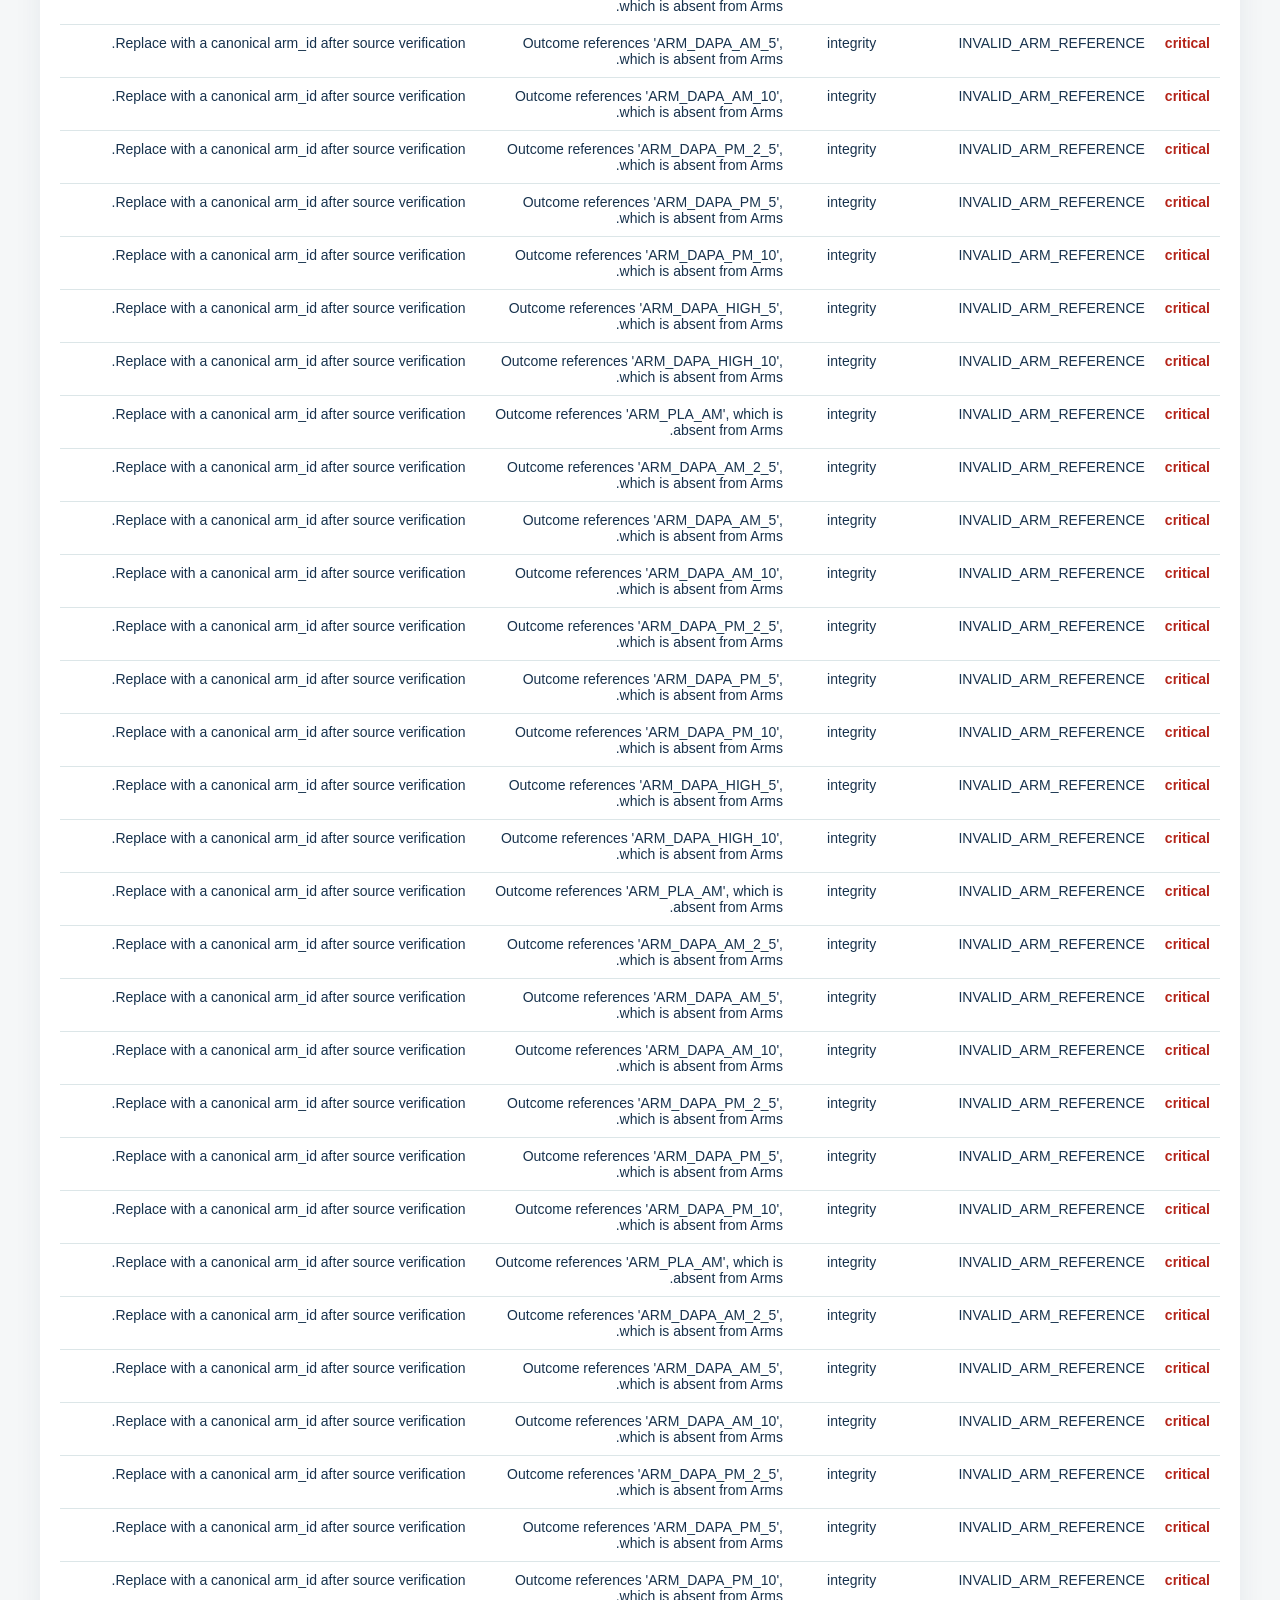
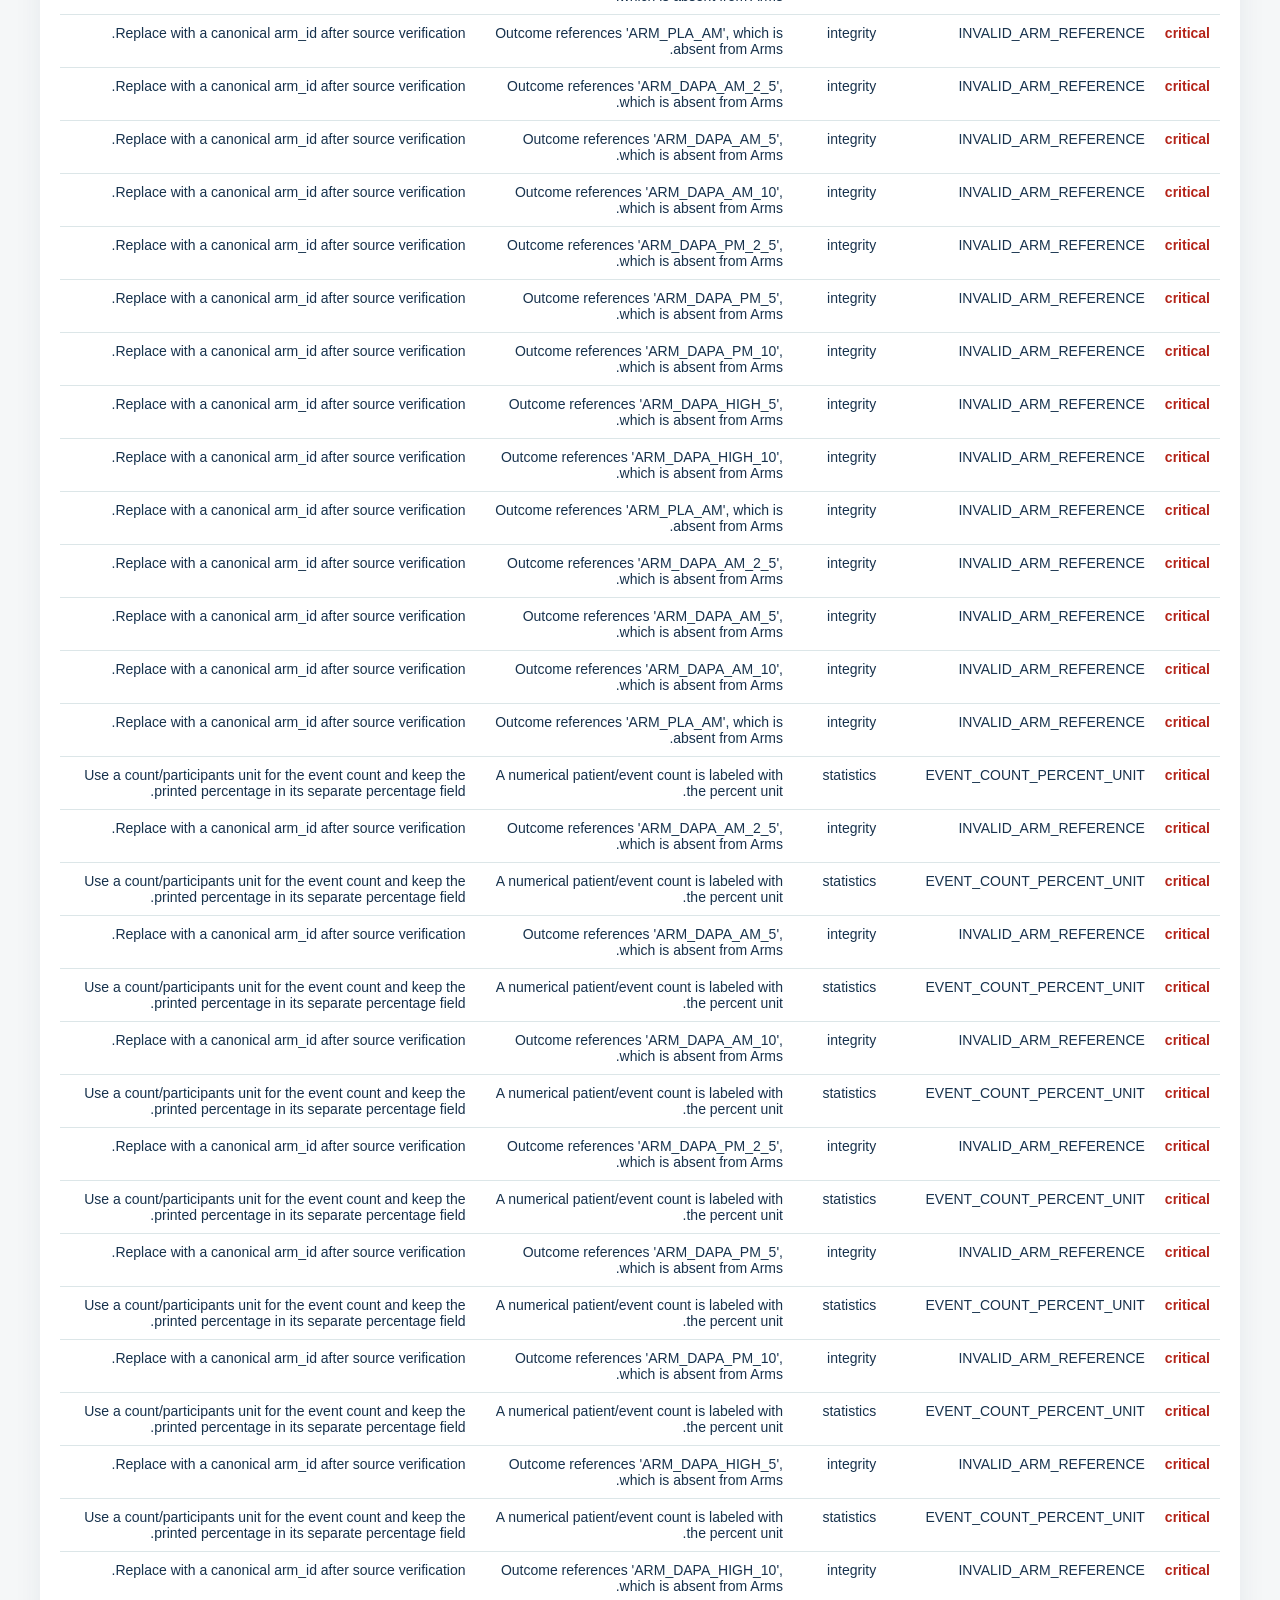
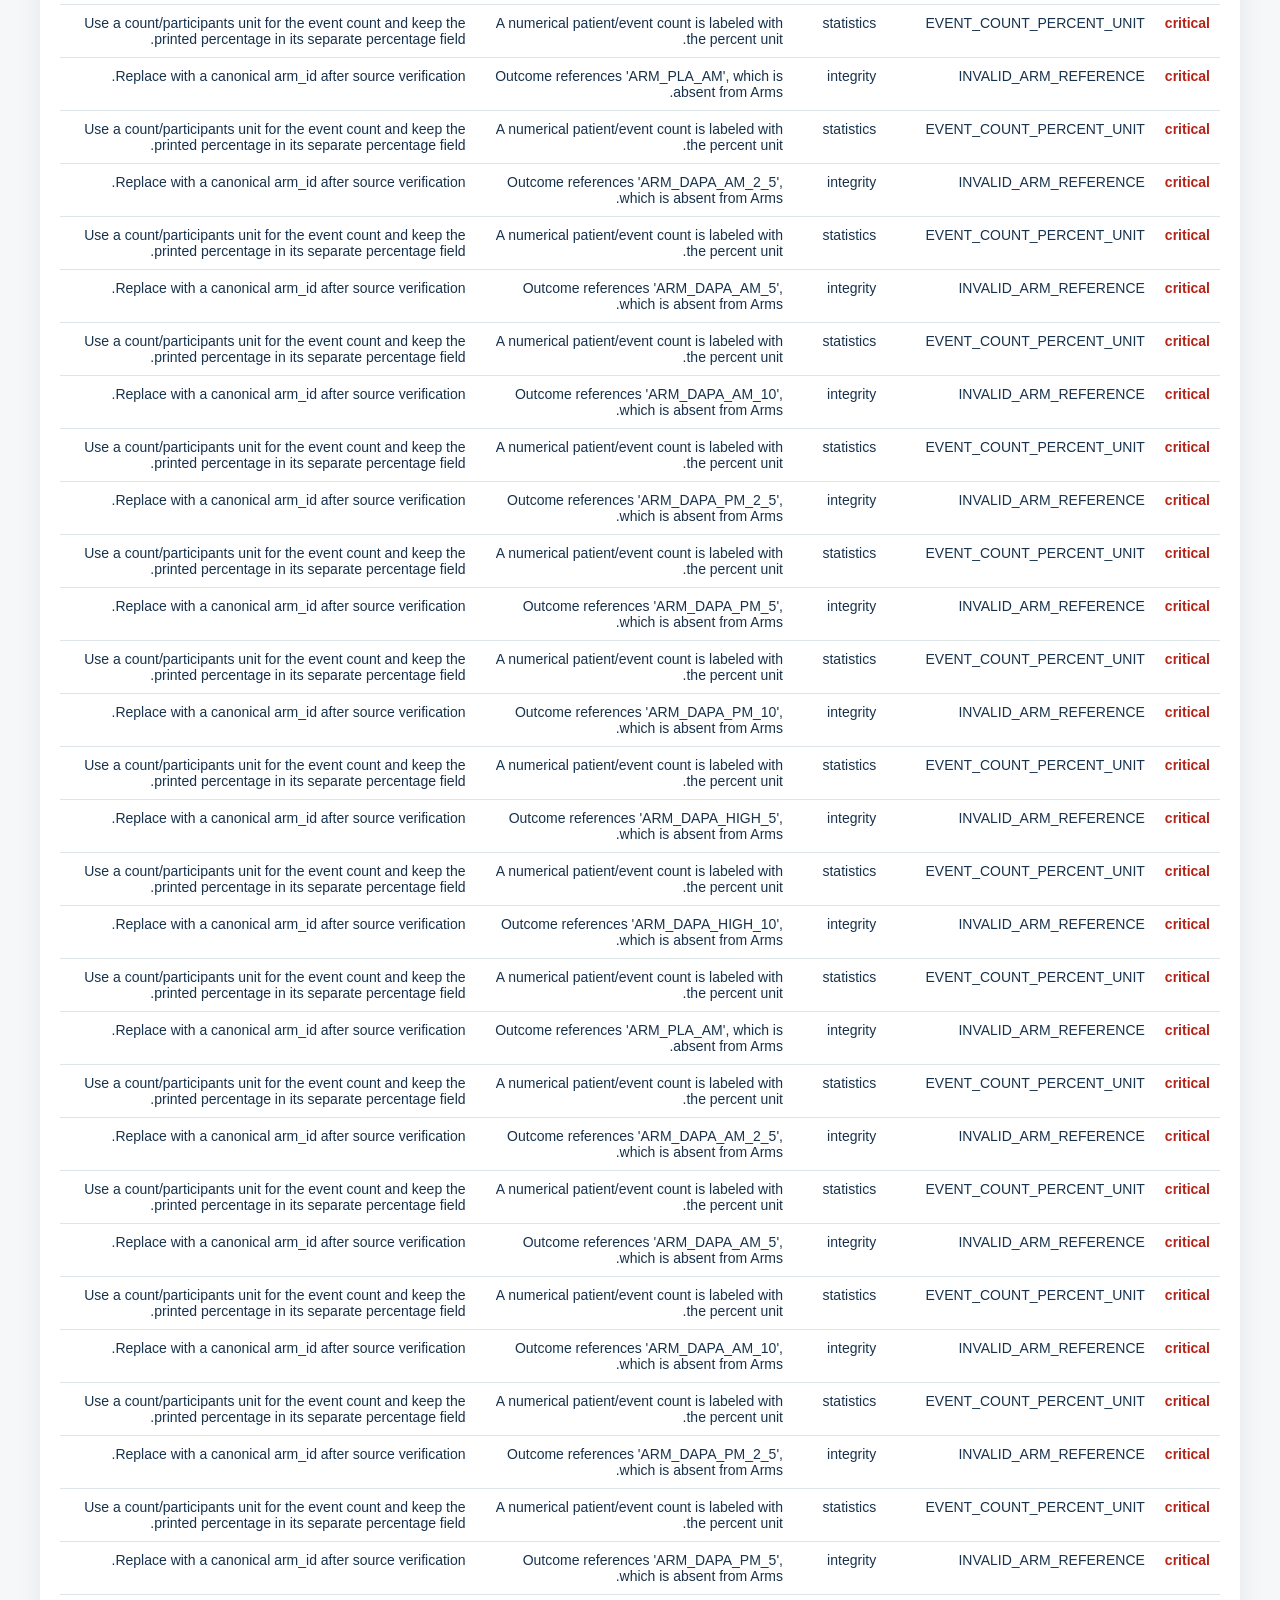
<file: outputs/studies/private-dapagliflozin-trial-daba-dm_extracted-bb3afe6702e6/assessment.html>
<!doctype html><html lang='ar' dir='rtl'><meta charset='utf-8'><title>Mandros Blind audit</title>
<style>body{font-family:Arial,sans-serif;background:#f5f7f8;color:#17324d;margin:0}main{max-width:1200px;margin:40px auto;padding:0 24px}.hero{background:#17324d;color:white;border-radius:18px;padding:28px}.score{font-size:54px;font-weight:800}.reject{color:#ffb4a8}.grid{display:grid;grid-template-columns:1fr 2fr;gap:18px;margin-top:18px}.card{background:white;border-radius:14px;padding:20px;box-shadow:0 8px 28px #17324d12}table{border-collapse:collapse;width:100%;font-size:14px}th,td{border-bottom:1px solid #dce6e8;padding:10px;text-align:right;vertical-align:top}th{background:#e8f3f1}.sev{font-weight:700}.critical{color:#b42318}.major{color:#b54708}code{direction:ltr;display:inline-block}</style>
<main><section class='hero'><div>MANDROS BLIND · VERIFIED AUDIT</div><h1>تقييم ملف Mandros مقابل الـPDF الأصلي</h1><div class='score'>0/100</div><h2 class='reject'>REJECT</h2><p>437 أخطاء مانعة، 509 ملاحظة موثقة. النجاح البنيوي لا يساوي صحة علمية.</p></section>
<div class='grid'><section class='card'><h2>الدرجات</h2><table><tr><td>Numerical Accuracy</td><td>0</td></tr><tr><td>Statistical Interpretation</td><td>0</td></tr><tr><td>Pico Eligibility</td><td>0</td></tr><tr><td>Outcome Completeness</td><td>0</td></tr><tr><td>Duplication Integrity</td><td>0</td></tr><tr><td>Structure Traceability</td><td>0</td></tr></table></section><section class='card'><h2>النتيجة العلمية</h2><p>تم تطبيق قواعد التحقق البنيوية والعلمية المتاحة محليًا. راجع سجل الأخطاء أدناه؛ لا يُنشئ النظام قيمًا علمية بديلة من دون مصدر موثّق وحزمة حقيقة مطابقة.</p><p>حزمة المصدر المطابقة: <code>dapagliflozin-monotherapy-dc10-0612-v1</code></p></section></div>
<section class='card' style='margin-top:18px'><h2>سجل الأخطاء</h2><table><thead><tr><th>الشدة</th><th>الكود</th><th>المجال</th><th>المشكلة</th><th>الإجراء</th></tr></thead><tbody><tr><td><span class='sev critical'>critical</span></td><td>INVALID_ARM_REFERENCE</td><td>integrity</td><td>Outcome references &#x27;ARM_PLA_AM&#x27;, which is absent from Arms.</td><td>Replace with a canonical arm_id after source verification.</td></tr><tr><td><span class='sev critical'>critical</span></td><td>INVALID_ARM_REFERENCE</td><td>integrity</td><td>Outcome references &#x27;ARM_DAPA_AM_2_5&#x27;, which is absent from Arms.</td><td>Replace with a canonical arm_id after source verification.</td></tr><tr><td><span class='sev critical'>critical</span></td><td>INVALID_ARM_REFERENCE</td><td>integrity</td><td>Outcome references &#x27;ARM_DAPA_AM_5&#x27;, which is absent from Arms.</td><td>Replace with a canonical arm_id after source verification.</td></tr><tr><td><span class='sev critical'>critical</span></td><td>INVALID_ARM_REFERENCE</td><td>integrity</td><td>Outcome references &#x27;ARM_DAPA_AM_10&#x27;, which is absent from Arms.</td><td>Replace with a canonical arm_id after source verification.</td></tr><tr><td><span class='sev critical'>critical</span></td><td>INVALID_ARM_REFERENCE</td><td>integrity</td><td>Outcome references &#x27;ARM_DAPA_PM_2_5&#x27;, which is absent from Arms.</td><td>Replace with a canonical arm_id after source verification.</td></tr><tr><td><span class='sev critical'>critical</span></td><td>INVALID_ARM_REFERENCE</td><td>integrity</td><td>Outcome references &#x27;ARM_DAPA_PM_5&#x27;, which is absent from Arms.</td><td>Replace with a canonical arm_id after source verification.</td></tr><tr><td><span class='sev critical'>critical</span></td><td>INVALID_ARM_REFERENCE</td><td>integrity</td><td>Outcome references &#x27;ARM_DAPA_PM_10&#x27;, which is absent from Arms.</td><td>Replace with a canonical arm_id after source verification.</td></tr><tr><td><span class='sev critical'>critical</span></td><td>INVALID_ARM_REFERENCE</td><td>integrity</td><td>Outcome references &#x27;ARM_DAPA_HIGH_5&#x27;, which is absent from Arms.</td><td>Replace with a canonical arm_id after source verification.</td></tr><tr><td><span class='sev critical'>critical</span></td><td>INVALID_ARM_REFERENCE</td><td>integrity</td><td>Outcome references &#x27;ARM_DAPA_HIGH_10&#x27;, which is absent from Arms.</td><td>Replace with a canonical arm_id after source verification.</td></tr><tr><td><span class='sev critical'>critical</span></td><td>INVALID_ARM_REFERENCE</td><td>integrity</td><td>Outcome references &#x27;ARM_PLA_AM&#x27;, which is absent from Arms.</td><td>Replace with a canonical arm_id after source verification.</td></tr><tr><td><span class='sev critical'>critical</span></td><td>INVALID_ARM_REFERENCE</td><td>integrity</td><td>Outcome references &#x27;ARM_DAPA_AM_2_5&#x27;, which is absent from Arms.</td><td>Replace with a canonical arm_id after source verification.</td></tr><tr><td><span class='sev critical'>critical</span></td><td>INVALID_ARM_REFERENCE</td><td>integrity</td><td>Outcome references &#x27;ARM_DAPA_AM_5&#x27;, which is absent from Arms.</td><td>Replace with a canonical arm_id after source verification.</td></tr><tr><td><span class='sev critical'>critical</span></td><td>INVALID_ARM_REFERENCE</td><td>integrity</td><td>Outcome references &#x27;ARM_DAPA_AM_10&#x27;, which is absent from Arms.</td><td>Replace with a canonical arm_id after source verification.</td></tr><tr><td><span class='sev critical'>critical</span></td><td>INVALID_ARM_REFERENCE</td><td>integrity</td><td>Outcome references &#x27;ARM_DAPA_PM_2_5&#x27;, which is absent from Arms.</td><td>Replace with a canonical arm_id after source verification.</td></tr><tr><td><span class='sev critical'>critical</span></td><td>INVALID_ARM_REFERENCE</td><td>integrity</td><td>Outcome references &#x27;ARM_DAPA_PM_5&#x27;, which is absent from Arms.</td><td>Replace with a canonical arm_id after source verification.</td></tr><tr><td><span class='sev critical'>critical</span></td><td>INVALID_ARM_REFERENCE</td><td>integrity</td><td>Outcome references &#x27;ARM_DAPA_PM_10&#x27;, which is absent from Arms.</td><td>Replace with a canonical arm_id after source verification.</td></tr><tr><td><span class='sev critical'>critical</span></td><td>INVALID_ARM_REFERENCE</td><td>integrity</td><td>Outcome references &#x27;ARM_DAPA_HIGH_5&#x27;, which is absent from Arms.</td><td>Replace with a canonical arm_id after source verification.</td></tr><tr><td><span class='sev critical'>critical</span></td><td>INVALID_ARM_REFERENCE</td><td>integrity</td><td>Outcome references &#x27;ARM_DAPA_HIGH_10&#x27;, which is absent from Arms.</td><td>Replace with a canonical arm_id after source verification.</td></tr><tr><td><span class='sev critical'>critical</span></td><td>INVALID_ARM_REFERENCE</td><td>integrity</td><td>Outcome references &#x27;ARM_PLA_AM&#x27;, which is absent from Arms.</td><td>Replace with a canonical arm_id after source verification.</td></tr><tr><td><span class='sev critical'>critical</span></td><td>INVALID_ARM_REFERENCE</td><td>integrity</td><td>Outcome references &#x27;ARM_DAPA_AM_2_5&#x27;, which is absent from Arms.</td><td>Replace with a canonical arm_id after source verification.</td></tr><tr><td><span class='sev critical'>critical</span></td><td>INVALID_ARM_REFERENCE</td><td>integrity</td><td>Outcome references &#x27;ARM_DAPA_AM_5&#x27;, which is absent from Arms.</td><td>Replace with a canonical arm_id after source verification.</td></tr><tr><td><span class='sev critical'>critical</span></td><td>INVALID_ARM_REFERENCE</td><td>integrity</td><td>Outcome references &#x27;ARM_DAPA_AM_10&#x27;, which is absent from Arms.</td><td>Replace with a canonical arm_id after source verification.</td></tr><tr><td><span class='sev critical'>critical</span></td><td>INVALID_ARM_REFERENCE</td><td>integrity</td><td>Outcome references &#x27;ARM_DAPA_PM_2_5&#x27;, which is absent from Arms.</td><td>Replace with a canonical arm_id after source verification.</td></tr><tr><td><span class='sev critical'>critical</span></td><td>INVALID_ARM_REFERENCE</td><td>integrity</td><td>Outcome references &#x27;ARM_DAPA_PM_5&#x27;, which is absent from Arms.</td><td>Replace with a canonical arm_id after source verification.</td></tr><tr><td><span class='sev critical'>critical</span></td><td>INVALID_ARM_REFERENCE</td><td>integrity</td><td>Outcome references &#x27;ARM_DAPA_PM_10&#x27;, which is absent from Arms.</td><td>Replace with a canonical arm_id after source verification.</td></tr><tr><td><span class='sev critical'>critical</span></td><td>INVALID_ARM_REFERENCE</td><td>integrity</td><td>Outcome references &#x27;ARM_DAPA_HIGH_5&#x27;, which is absent from Arms.</td><td>Replace with a canonical arm_id after source verification.</td></tr><tr><td><span class='sev critical'>critical</span></td><td>INVALID_ARM_REFERENCE</td><td>integrity</td><td>Outcome references &#x27;ARM_DAPA_HIGH_10&#x27;, which is absent from Arms.</td><td>Replace with a canonical arm_id after source verification.</td></tr><tr><td><span class='sev critical'>critical</span></td><td>INVALID_ARM_REFERENCE</td><td>integrity</td><td>Outcome references &#x27;ARM_PLA_AM&#x27;, which is absent from Arms.</td><td>Replace with a canonical arm_id after source verification.</td></tr><tr><td><span class='sev critical'>critical</span></td><td>INVALID_ARM_REFERENCE</td><td>integrity</td><td>Outcome references &#x27;ARM_DAPA_AM_2_5&#x27;, which is absent from Arms.</td><td>Replace with a canonical arm_id after source verification.</td></tr><tr><td><span class='sev critical'>critical</span></td><td>INVALID_ARM_REFERENCE</td><td>integrity</td><td>Outcome references &#x27;ARM_DAPA_AM_5&#x27;, which is absent from Arms.</td><td>Replace with a canonical arm_id after source verification.</td></tr><tr><td><span class='sev critical'>critical</span></td><td>INVALID_ARM_REFERENCE</td><td>integrity</td><td>Outcome references &#x27;ARM_DAPA_AM_10&#x27;, which is absent from Arms.</td><td>Replace with a canonical arm_id after source verification.</td></tr><tr><td><span class='sev critical'>critical</span></td><td>INVALID_ARM_REFERENCE</td><td>integrity</td><td>Outcome references &#x27;ARM_DAPA_PM_2_5&#x27;, which is absent from Arms.</td><td>Replace with a canonical arm_id after source verification.</td></tr><tr><td><span class='sev critical'>critical</span></td><td>INVALID_ARM_REFERENCE</td><td>integrity</td><td>Outcome references &#x27;ARM_DAPA_PM_5&#x27;, which is absent from Arms.</td><td>Replace with a canonical arm_id after source verification.</td></tr><tr><td><span class='sev critical'>critical</span></td><td>INVALID_ARM_REFERENCE</td><td>integrity</td><td>Outcome references &#x27;ARM_DAPA_PM_10&#x27;, which is absent from Arms.</td><td>Replace with a canonical arm_id after source verification.</td></tr><tr><td><span class='sev critical'>critical</span></td><td>INVALID_ARM_REFERENCE</td><td>integrity</td><td>Outcome references &#x27;ARM_DAPA_HIGH_5&#x27;, which is absent from Arms.</td><td>Replace with a canonical arm_id after source verification.</td></tr><tr><td><span class='sev critical'>critical</span></td><td>INVALID_ARM_REFERENCE</td><td>integrity</td><td>Outcome references &#x27;ARM_DAPA_HIGH_10&#x27;, which is absent from Arms.</td><td>Replace with a canonical arm_id after source verification.</td></tr><tr><td><span class='sev critical'>critical</span></td><td>INVALID_ARM_REFERENCE</td><td>integrity</td><td>Outcome references &#x27;ARM_PLA_AM&#x27;, which is absent from Arms.</td><td>Replace with a canonical arm_id after source verification.</td></tr><tr><td><span class='sev critical'>critical</span></td><td>INVALID_ARM_REFERENCE</td><td>integrity</td><td>Outcome references &#x27;ARM_DAPA_AM_2_5&#x27;, which is absent from Arms.</td><td>Replace with a canonical arm_id after source verification.</td></tr><tr><td><span class='sev critical'>critical</span></td><td>INVALID_ARM_REFERENCE</td><td>integrity</td><td>Outcome references &#x27;ARM_DAPA_AM_5&#x27;, which is absent from Arms.</td><td>Replace with a canonical arm_id after source verification.</td></tr><tr><td><span class='sev critical'>critical</span></td><td>INVALID_ARM_REFERENCE</td><td>integrity</td><td>Outcome references &#x27;ARM_DAPA_AM_10&#x27;, which is absent from Arms.</td><td>Replace with a canonical arm_id after source verification.</td></tr><tr><td><span class='sev critical'>critical</span></td><td>INVALID_ARM_REFERENCE</td><td>integrity</td><td>Outcome references &#x27;ARM_DAPA_PM_2_5&#x27;, which is absent from Arms.</td><td>Replace with a canonical arm_id after source verification.</td></tr><tr><td><span class='sev critical'>critical</span></td><td>INVALID_ARM_REFERENCE</td><td>integrity</td><td>Outcome references &#x27;ARM_DAPA_PM_5&#x27;, which is absent from Arms.</td><td>Replace with a canonical arm_id after source verification.</td></tr><tr><td><span class='sev critical'>critical</span></td><td>INVALID_ARM_REFERENCE</td><td>integrity</td><td>Outcome references &#x27;ARM_DAPA_PM_10&#x27;, which is absent from Arms.</td><td>Replace with a canonical arm_id after source verification.</td></tr><tr><td><span class='sev critical'>critical</span></td><td>INVALID_ARM_REFERENCE</td><td>integrity</td><td>Outcome references &#x27;ARM_DAPA_HIGH_5&#x27;, which is absent from Arms.</td><td>Replace with a canonical arm_id after source verification.</td></tr><tr><td><span class='sev critical'>critical</span></td><td>INVALID_ARM_REFERENCE</td><td>integrity</td><td>Outcome references &#x27;ARM_DAPA_HIGH_10&#x27;, which is absent from Arms.</td><td>Replace with a canonical arm_id after source verification.</td></tr><tr><td><span class='sev critical'>critical</span></td><td>INVALID_ARM_REFERENCE</td><td>integrity</td><td>Outcome references &#x27;ARM_PLA_AM&#x27;, which is absent from Arms.</td><td>Replace with a canonical arm_id after source verification.</td></tr><tr><td><span class='sev critical'>critical</span></td><td>INVALID_ARM_REFERENCE</td><td>integrity</td><td>Outcome references &#x27;ARM_DAPA_AM_2_5&#x27;, which is absent from Arms.</td><td>Replace with a canonical arm_id after source verification.</td></tr><tr><td><span class='sev critical'>critical</span></td><td>INVALID_ARM_REFERENCE</td><td>integrity</td><td>Outcome references &#x27;ARM_DAPA_AM_5&#x27;, which is absent from Arms.</td><td>Replace with a canonical arm_id after source verification.</td></tr><tr><td><span class='sev critical'>critical</span></td><td>INVALID_ARM_REFERENCE</td><td>integrity</td><td>Outcome references &#x27;ARM_DAPA_AM_10&#x27;, which is absent from Arms.</td><td>Replace with a canonical arm_id after source verification.</td></tr><tr><td><span class='sev critical'>critical</span></td><td>INVALID_ARM_REFERENCE</td><td>integrity</td><td>Outcome references &#x27;ARM_DAPA_PM_2_5&#x27;, which is absent from Arms.</td><td>Replace with a canonical arm_id after source verification.</td></tr><tr><td><span class='sev critical'>critical</span></td><td>INVALID_ARM_REFERENCE</td><td>integrity</td><td>Outcome references &#x27;ARM_DAPA_PM_5&#x27;, which is absent from Arms.</td><td>Replace with a canonical arm_id after source verification.</td></tr><tr><td><span class='sev critical'>critical</span></td><td>INVALID_ARM_REFERENCE</td><td>integrity</td><td>Outcome references &#x27;ARM_DAPA_PM_10&#x27;, which is absent from Arms.</td><td>Replace with a canonical arm_id after source verification.</td></tr><tr><td><span class='sev critical'>critical</span></td><td>INVALID_ARM_REFERENCE</td><td>integrity</td><td>Outcome references &#x27;ARM_DAPA_HIGH_5&#x27;, which is absent from Arms.</td><td>Replace with a canonical arm_id after source verification.</td></tr><tr><td><span class='sev critical'>critical</span></td><td>INVALID_ARM_REFERENCE</td><td>integrity</td><td>Outcome references &#x27;ARM_DAPA_HIGH_10&#x27;, which is absent from Arms.</td><td>Replace with a canonical arm_id after source verification.</td></tr><tr><td><span class='sev critical'>critical</span></td><td>INVALID_ARM_REFERENCE</td><td>integrity</td><td>Outcome references &#x27;ARM_PLA_AM&#x27;, which is absent from Arms.</td><td>Replace with a canonical arm_id after source verification.</td></tr><tr><td><span class='sev critical'>critical</span></td><td>EVENT_COUNT_PERCENT_UNIT</td><td>statistics</td><td>A numerical patient/event count is labeled with the percent unit.</td><td>Use a count/participants unit for the event count and keep the printed percentage in its separate percentage field.</td></tr><tr><td><span class='sev critical'>critical</span></td><td>INVALID_ARM_REFERENCE</td><td>integrity</td><td>Outcome references &#x27;ARM_DAPA_AM_2_5&#x27;, which is absent from Arms.</td><td>Replace with a canonical arm_id after source verification.</td></tr><tr><td><span class='sev critical'>critical</span></td><td>EVENT_COUNT_PERCENT_UNIT</td><td>statistics</td><td>A numerical patient/event count is labeled with the percent unit.</td><td>Use a count/participants unit for the event count and keep the printed percentage in its separate percentage field.</td></tr><tr><td><span class='sev critical'>critical</span></td><td>INVALID_ARM_REFERENCE</td><td>integrity</td><td>Outcome references &#x27;ARM_DAPA_AM_5&#x27;, which is absent from Arms.</td><td>Replace with a canonical arm_id after source verification.</td></tr><tr><td><span class='sev critical'>critical</span></td><td>EVENT_COUNT_PERCENT_UNIT</td><td>statistics</td><td>A numerical patient/event count is labeled with the percent unit.</td><td>Use a count/participants unit for the event count and keep the printed percentage in its separate percentage field.</td></tr><tr><td><span class='sev critical'>critical</span></td><td>INVALID_ARM_REFERENCE</td><td>integrity</td><td>Outcome references &#x27;ARM_DAPA_AM_10&#x27;, which is absent from Arms.</td><td>Replace with a canonical arm_id after source verification.</td></tr><tr><td><span class='sev critical'>critical</span></td><td>EVENT_COUNT_PERCENT_UNIT</td><td>statistics</td><td>A numerical patient/event count is labeled with the percent unit.</td><td>Use a count/participants unit for the event count and keep the printed percentage in its separate percentage field.</td></tr><tr><td><span class='sev critical'>critical</span></td><td>INVALID_ARM_REFERENCE</td><td>integrity</td><td>Outcome references &#x27;ARM_DAPA_PM_2_5&#x27;, which is absent from Arms.</td><td>Replace with a canonical arm_id after source verification.</td></tr><tr><td><span class='sev critical'>critical</span></td><td>EVENT_COUNT_PERCENT_UNIT</td><td>statistics</td><td>A numerical patient/event count is labeled with the percent unit.</td><td>Use a count/participants unit for the event count and keep the printed percentage in its separate percentage field.</td></tr><tr><td><span class='sev critical'>critical</span></td><td>INVALID_ARM_REFERENCE</td><td>integrity</td><td>Outcome references &#x27;ARM_DAPA_PM_5&#x27;, which is absent from Arms.</td><td>Replace with a canonical arm_id after source verification.</td></tr><tr><td><span class='sev critical'>critical</span></td><td>EVENT_COUNT_PERCENT_UNIT</td><td>statistics</td><td>A numerical patient/event count is labeled with the percent unit.</td><td>Use a count/participants unit for the event count and keep the printed percentage in its separate percentage field.</td></tr><tr><td><span class='sev critical'>critical</span></td><td>INVALID_ARM_REFERENCE</td><td>integrity</td><td>Outcome references &#x27;ARM_DAPA_PM_10&#x27;, which is absent from Arms.</td><td>Replace with a canonical arm_id after source verification.</td></tr><tr><td><span class='sev critical'>critical</span></td><td>EVENT_COUNT_PERCENT_UNIT</td><td>statistics</td><td>A numerical patient/event count is labeled with the percent unit.</td><td>Use a count/participants unit for the event count and keep the printed percentage in its separate percentage field.</td></tr><tr><td><span class='sev critical'>critical</span></td><td>INVALID_ARM_REFERENCE</td><td>integrity</td><td>Outcome references &#x27;ARM_DAPA_HIGH_5&#x27;, which is absent from Arms.</td><td>Replace with a canonical arm_id after source verification.</td></tr><tr><td><span class='sev critical'>critical</span></td><td>EVENT_COUNT_PERCENT_UNIT</td><td>statistics</td><td>A numerical patient/event count is labeled with the percent unit.</td><td>Use a count/participants unit for the event count and keep the printed percentage in its separate percentage field.</td></tr><tr><td><span class='sev critical'>critical</span></td><td>INVALID_ARM_REFERENCE</td><td>integrity</td><td>Outcome references &#x27;ARM_DAPA_HIGH_10&#x27;, which is absent from Arms.</td><td>Replace with a canonical arm_id after source verification.</td></tr><tr><td><span class='sev critical'>critical</span></td><td>EVENT_COUNT_PERCENT_UNIT</td><td>statistics</td><td>A numerical patient/event count is labeled with the percent unit.</td><td>Use a count/participants unit for the event count and keep the printed percentage in its separate percentage field.</td></tr><tr><td><span class='sev critical'>critical</span></td><td>INVALID_ARM_REFERENCE</td><td>integrity</td><td>Outcome references &#x27;ARM_PLA_AM&#x27;, which is absent from Arms.</td><td>Replace with a canonical arm_id after source verification.</td></tr><tr><td><span class='sev critical'>critical</span></td><td>EVENT_COUNT_PERCENT_UNIT</td><td>statistics</td><td>A numerical patient/event count is labeled with the percent unit.</td><td>Use a count/participants unit for the event count and keep the printed percentage in its separate percentage field.</td></tr><tr><td><span class='sev critical'>critical</span></td><td>INVALID_ARM_REFERENCE</td><td>integrity</td><td>Outcome references &#x27;ARM_DAPA_AM_2_5&#x27;, which is absent from Arms.</td><td>Replace with a canonical arm_id after source verification.</td></tr><tr><td><span class='sev critical'>critical</span></td><td>EVENT_COUNT_PERCENT_UNIT</td><td>statistics</td><td>A numerical patient/event count is labeled with the percent unit.</td><td>Use a count/participants unit for the event count and keep the printed percentage in its separate percentage field.</td></tr><tr><td><span class='sev critical'>critical</span></td><td>INVALID_ARM_REFERENCE</td><td>integrity</td><td>Outcome references &#x27;ARM_DAPA_AM_5&#x27;, which is absent from Arms.</td><td>Replace with a canonical arm_id after source verification.</td></tr><tr><td><span class='sev critical'>critical</span></td><td>EVENT_COUNT_PERCENT_UNIT</td><td>statistics</td><td>A numerical patient/event count is labeled with the percent unit.</td><td>Use a count/participants unit for the event count and keep the printed percentage in its separate percentage field.</td></tr><tr><td><span class='sev critical'>critical</span></td><td>INVALID_ARM_REFERENCE</td><td>integrity</td><td>Outcome references &#x27;ARM_DAPA_AM_10&#x27;, which is absent from Arms.</td><td>Replace with a canonical arm_id after source verification.</td></tr><tr><td><span class='sev critical'>critical</span></td><td>EVENT_COUNT_PERCENT_UNIT</td><td>statistics</td><td>A numerical patient/event count is labeled with the percent unit.</td><td>Use a count/participants unit for the event count and keep the printed percentage in its separate percentage field.</td></tr><tr><td><span class='sev critical'>critical</span></td><td>INVALID_ARM_REFERENCE</td><td>integrity</td><td>Outcome references &#x27;ARM_DAPA_PM_2_5&#x27;, which is absent from Arms.</td><td>Replace with a canonical arm_id after source verification.</td></tr><tr><td><span class='sev critical'>critical</span></td><td>EVENT_COUNT_PERCENT_UNIT</td><td>statistics</td><td>A numerical patient/event count is labeled with the percent unit.</td><td>Use a count/participants unit for the event count and keep the printed percentage in its separate percentage field.</td></tr><tr><td><span class='sev critical'>critical</span></td><td>INVALID_ARM_REFERENCE</td><td>integrity</td><td>Outcome references &#x27;ARM_DAPA_PM_5&#x27;, which is absent from Arms.</td><td>Replace with a canonical arm_id after source verification.</td></tr><tr><td><span class='sev critical'>critical</span></td><td>EVENT_COUNT_PERCENT_UNIT</td><td>statistics</td><td>A numerical patient/event count is labeled with the percent unit.</td><td>Use a count/participants unit for the event count and keep the printed percentage in its separate percentage field.</td></tr><tr><td><span class='sev critical'>critical</span></td><td>INVALID_ARM_REFERENCE</td><td>integrity</td><td>Outcome references &#x27;ARM_DAPA_PM_10&#x27;, which is absent from Arms.</td><td>Replace with a canonical arm_id after source verification.</td></tr><tr><td><span class='sev critical'>critical</span></td><td>EVENT_COUNT_PERCENT_UNIT</td><td>statistics</td><td>A numerical patient/event count is labeled with the percent unit.</td><td>Use a count/participants unit for the event count and keep the printed percentage in its separate percentage field.</td></tr><tr><td><span class='sev critical'>critical</span></td><td>INVALID_ARM_REFERENCE</td><td>integrity</td><td>Outcome references &#x27;ARM_DAPA_HIGH_5&#x27;, which is absent from Arms.</td><td>Replace with a canonical arm_id after source verification.</td></tr><tr><td><span class='sev critical'>critical</span></td><td>EVENT_COUNT_PERCENT_UNIT</td><td>statistics</td><td>A numerical patient/event count is labeled with the percent unit.</td><td>Use a count/participants unit for the event count and keep the printed percentage in its separate percentage field.</td></tr><tr><td><span class='sev critical'>critical</span></td><td>INVALID_ARM_REFERENCE</td><td>integrity</td><td>Outcome references &#x27;ARM_DAPA_HIGH_10&#x27;, which is absent from Arms.</td><td>Replace with a canonical arm_id after source verification.</td></tr><tr><td><span class='sev critical'>critical</span></td><td>EVENT_COUNT_PERCENT_UNIT</td><td>statistics</td><td>A numerical patient/event count is labeled with the percent unit.</td><td>Use a count/participants unit for the event count and keep the printed percentage in its separate percentage field.</td></tr><tr><td><span class='sev critical'>critical</span></td><td>INVALID_ARM_REFERENCE</td><td>integrity</td><td>Outcome references &#x27;ARM_PLA_AM&#x27;, which is absent from Arms.</td><td>Replace with a canonical arm_id after source verification.</td></tr><tr><td><span class='sev critical'>critical</span></td><td>INVALID_ARM_REFERENCE</td><td>integrity</td><td>Outcome references &#x27;ARM_DAPA_AM_2_5&#x27;, which is absent from Arms.</td><td>Replace with a canonical arm_id after source verification.</td></tr><tr><td><span class='sev critical'>critical</span></td><td>INVALID_ARM_REFERENCE</td><td>integrity</td><td>Outcome references &#x27;ARM_DAPA_AM_5&#x27;, which is absent from Arms.</td><td>Replace with a canonical arm_id after source verification.</td></tr><tr><td><span class='sev critical'>critical</span></td><td>INVALID_ARM_REFERENCE</td><td>integrity</td><td>Outcome references &#x27;ARM_DAPA_AM_10&#x27;, which is absent from Arms.</td><td>Replace with a canonical arm_id after source verification.</td></tr><tr><td><span class='sev critical'>critical</span></td><td>INVALID_ARM_REFERENCE</td><td>integrity</td><td>Outcome references &#x27;ARM_DAPA_PM_2_5&#x27;, which is absent from Arms.</td><td>Replace with a canonical arm_id after source verification.</td></tr><tr><td><span class='sev critical'>critical</span></td><td>INVALID_ARM_REFERENCE</td><td>integrity</td><td>Outcome references &#x27;ARM_DAPA_PM_5&#x27;, which is absent from Arms.</td><td>Replace with a canonical arm_id after source verification.</td></tr><tr><td><span class='sev critical'>critical</span></td><td>INVALID_ARM_REFERENCE</td><td>integrity</td><td>Outcome references &#x27;ARM_DAPA_PM_10&#x27;, which is absent from Arms.</td><td>Replace with a canonical arm_id after source verification.</td></tr><tr><td><span class='sev critical'>critical</span></td><td>INVALID_ARM_REFERENCE</td><td>integrity</td><td>Outcome references &#x27;ARM_DAPA_HIGH_5&#x27;, which is absent from Arms.</td><td>Replace with a canonical arm_id after source verification.</td></tr><tr><td><span class='sev critical'>critical</span></td><td>INVALID_ARM_REFERENCE</td><td>integrity</td><td>Outcome references &#x27;ARM_DAPA_HIGH_10&#x27;, which is absent from Arms.</td><td>Replace with a canonical arm_id after source verification.</td></tr><tr><td><span class='sev critical'>critical</span></td><td>INVALID_ARM_REFERENCE</td><td>integrity</td><td>Outcome references &#x27;ARM_PLA_AM&#x27;, which is absent from Arms.</td><td>Replace with a canonical arm_id after source verification.</td></tr><tr><td><span class='sev critical'>critical</span></td><td>INVALID_ARM_REFERENCE</td><td>integrity</td><td>Outcome references &#x27;ARM_DAPA_AM_2_5&#x27;, which is absent from Arms.</td><td>Replace with a canonical arm_id after source verification.</td></tr><tr><td><span class='sev critical'>critical</span></td><td>INVALID_ARM_REFERENCE</td><td>integrity</td><td>Outcome references &#x27;ARM_DAPA_AM_5&#x27;, which is absent from Arms.</td><td>Replace with a canonical arm_id after source verification.</td></tr><tr><td><span class='sev critical'>critical</span></td><td>INVALID_ARM_REFERENCE</td><td>integrity</td><td>Outcome references &#x27;ARM_DAPA_AM_10&#x27;, which is absent from Arms.</td><td>Replace with a canonical arm_id after source verification.</td></tr><tr><td><span class='sev critical'>critical</span></td><td>INVALID_ARM_REFERENCE</td><td>integrity</td><td>Outcome references &#x27;ARM_DAPA_PM_2_5&#x27;, which is absent from Arms.</td><td>Replace with a canonical arm_id after source verification.</td></tr><tr><td><span class='sev critical'>critical</span></td><td>INVALID_ARM_REFERENCE</td><td>integrity</td><td>Outcome references &#x27;ARM_DAPA_PM_5&#x27;, which is absent from Arms.</td><td>Replace with a canonical arm_id after source verification.</td></tr><tr><td><span class='sev critical'>critical</span></td><td>INVALID_ARM_REFERENCE</td><td>integrity</td><td>Outcome references &#x27;ARM_DAPA_PM_10&#x27;, which is absent from Arms.</td><td>Replace with a canonical arm_id after source verification.</td></tr><tr><td><span class='sev critical'>critical</span></td><td>INVALID_ARM_REFERENCE</td><td>integrity</td><td>Outcome references &#x27;ARM_DAPA_HIGH_5&#x27;, which is absent from Arms.</td><td>Replace with a canonical arm_id after source verification.</td></tr><tr><td><span class='sev critical'>critical</span></td><td>INVALID_ARM_REFERENCE</td><td>integrity</td><td>Outcome references &#x27;ARM_DAPA_HIGH_10&#x27;, which is absent from Arms.</td><td>Replace with a canonical arm_id after source verification.</td></tr><tr><td><span class='sev critical'>critical</span></td><td>INVALID_ARM_REFERENCE</td><td>integrity</td><td>Outcome references &#x27;ARM_PLA_AM&#x27;, which is absent from Arms.</td><td>Replace with a canonical arm_id after source verification.</td></tr><tr><td><span class='sev critical'>critical</span></td><td>INVALID_ARM_REFERENCE</td><td>integrity</td><td>Outcome references &#x27;ARM_DAPA_AM_2_5&#x27;, which is absent from Arms.</td><td>Replace with a canonical arm_id after source verification.</td></tr><tr><td><span class='sev critical'>critical</span></td><td>INVALID_ARM_REFERENCE</td><td>integrity</td><td>Outcome references &#x27;ARM_DAPA_AM_5&#x27;, which is absent from Arms.</td><td>Replace with a canonical arm_id after source verification.</td></tr><tr><td><span class='sev critical'>critical</span></td><td>INVALID_ARM_REFERENCE</td><td>integrity</td><td>Outcome references &#x27;ARM_DAPA_AM_10&#x27;, which is absent from Arms.</td><td>Replace with a canonical arm_id after source verification.</td></tr><tr><td><span class='sev critical'>critical</span></td><td>INVALID_ARM_REFERENCE</td><td>integrity</td><td>Outcome references &#x27;ARM_DAPA_PM_2_5&#x27;, which is absent from Arms.</td><td>Replace with a canonical arm_id after source verification.</td></tr><tr><td><span class='sev critical'>critical</span></td><td>INVALID_ARM_REFERENCE</td><td>integrity</td><td>Outcome references &#x27;ARM_DAPA_PM_5&#x27;, which is absent from Arms.</td><td>Replace with a canonical arm_id after source verification.</td></tr><tr><td><span class='sev critical'>critical</span></td><td>INVALID_ARM_REFERENCE</td><td>integrity</td><td>Outcome references &#x27;ARM_DAPA_PM_10&#x27;, which is absent from Arms.</td><td>Replace with a canonical arm_id after source verification.</td></tr><tr><td><span class='sev critical'>critical</span></td><td>INVALID_ARM_REFERENCE</td><td>integrity</td><td>Outcome references &#x27;ARM_DAPA_HIGH_5&#x27;, which is absent from Arms.</td><td>Replace with a canonical arm_id after source verification.</td></tr><tr><td><span class='sev critical'>critical</span></td><td>INVALID_ARM_REFERENCE</td><td>integrity</td><td>Outcome references &#x27;ARM_DAPA_HIGH_10&#x27;, which is absent from Arms.</td><td>Replace with a canonical arm_id after source verification.</td></tr><tr><td><span class='sev critical'>critical</span></td><td>INVALID_ARM_REFERENCE</td><td>integrity</td><td>Outcome references &#x27;ARM_PLA_AM&#x27;, which is absent from Arms.</td><td>Replace with a canonical arm_id after source verification.</td></tr><tr><td><span class='sev critical'>critical</span></td><td>INVALID_ARM_REFERENCE</td><td>integrity</td><td>Outcome references &#x27;ARM_DAPA_AM_2_5&#x27;, which is absent from Arms.</td><td>Replace with a canonical arm_id after source verification.</td></tr><tr><td><span class='sev critical'>critical</span></td><td>INVALID_ARM_REFERENCE</td><td>integrity</td><td>Outcome references &#x27;ARM_DAPA_AM_5&#x27;, which is absent from Arms.</td><td>Replace with a canonical arm_id after source verification.</td></tr><tr><td><span class='sev critical'>critical</span></td><td>INVALID_ARM_REFERENCE</td><td>integrity</td><td>Outcome references &#x27;ARM_DAPA_AM_10&#x27;, which is absent from Arms.</td><td>Replace with a canonical arm_id after source verification.</td></tr><tr><td><span class='sev critical'>critical</span></td><td>INVALID_ARM_REFERENCE</td><td>integrity</td><td>Outcome references &#x27;ARM_DAPA_PM_2_5&#x27;, which is absent from Arms.</td><td>Replace with a canonical arm_id after source verification.</td></tr><tr><td><span class='sev critical'>critical</span></td><td>INVALID_ARM_REFERENCE</td><td>integrity</td><td>Outcome references &#x27;ARM_DAPA_PM_5&#x27;, which is absent from Arms.</td><td>Replace with a canonical arm_id after source verification.</td></tr><tr><td><span class='sev critical'>critical</span></td><td>INVALID_ARM_REFERENCE</td><td>integrity</td><td>Outcome references &#x27;ARM_DAPA_PM_10&#x27;, which is absent from Arms.</td><td>Replace with a canonical arm_id after source verification.</td></tr><tr><td><span class='sev critical'>critical</span></td><td>INVALID_ARM_REFERENCE</td><td>integrity</td><td>Outcome references &#x27;ARM_PLA_AM&#x27;, which is absent from Arms.</td><td>Replace with a canonical arm_id after source verification.</td></tr><tr><td><span class='sev critical'>critical</span></td><td>INVALID_ARM_REFERENCE</td><td>integrity</td><td>Outcome references &#x27;ARM_DAPA_AM_2_5&#x27;, which is absent from Arms.</td><td>Replace with a canonical arm_id after source verification.</td></tr><tr><td><span class='sev critical'>critical</span></td><td>INVALID_ARM_REFERENCE</td><td>integrity</td><td>Outcome references &#x27;ARM_DAPA_AM_5&#x27;, which is absent from Arms.</td><td>Replace with a canonical arm_id after source verification.</td></tr><tr><td><span class='sev critical'>critical</span></td><td>INVALID_ARM_REFERENCE</td><td>integrity</td><td>Outcome references &#x27;ARM_DAPA_AM_10&#x27;, which is absent from Arms.</td><td>Replace with a canonical arm_id after source verification.</td></tr><tr><td><span class='sev critical'>critical</span></td><td>INVALID_ARM_REFERENCE</td><td>integrity</td><td>Outcome references &#x27;ARM_DAPA_PM_2_5&#x27;, which is absent from Arms.</td><td>Replace with a canonical arm_id after source verification.</td></tr><tr><td><span class='sev critical'>critical</span></td><td>INVALID_ARM_REFERENCE</td><td>integrity</td><td>Outcome references &#x27;ARM_DAPA_PM_5&#x27;, which is absent from Arms.</td><td>Replace with a canonical arm_id after source verification.</td></tr><tr><td><span class='sev critical'>critical</span></td><td>INVALID_ARM_REFERENCE</td><td>integrity</td><td>Outcome references &#x27;ARM_DAPA_PM_10&#x27;, which is absent from Arms.</td><td>Replace with a canonical arm_id after source verification.</td></tr><tr><td><span class='sev critical'>critical</span></td><td>INVALID_ARM_REFERENCE</td><td>integrity</td><td>Outcome references &#x27;ARM_DAPA_HIGH_5&#x27;, which is absent from Arms.</td><td>Replace with a canonical arm_id after source verification.</td></tr><tr><td><span class='sev critical'>critical</span></td><td>INVALID_ARM_REFERENCE</td><td>integrity</td><td>Outcome references &#x27;ARM_DAPA_HIGH_10&#x27;, which is absent from Arms.</td><td>Replace with a canonical arm_id after source verification.</td></tr><tr><td><span class='sev critical'>critical</span></td><td>INVALID_ARM_REFERENCE</td><td>integrity</td><td>Outcome references &#x27;ARM_PLA_AM&#x27;, which is absent from Arms.</td><td>Replace with a canonical arm_id after source verification.</td></tr><tr><td><span class='sev critical'>critical</span></td><td>INVALID_ARM_REFERENCE</td><td>integrity</td><td>Outcome references &#x27;ARM_DAPA_AM_2_5&#x27;, which is absent from Arms.</td><td>Replace with a canonical arm_id after source verification.</td></tr><tr><td><span class='sev critical'>critical</span></td><td>INVALID_ARM_REFERENCE</td><td>integrity</td><td>Outcome references &#x27;ARM_DAPA_AM_5&#x27;, which is absent from Arms.</td><td>Replace with a canonical arm_id after source verification.</td></tr><tr><td><span class='sev critical'>critical</span></td><td>INVALID_ARM_REFERENCE</td><td>integrity</td><td>Outcome references &#x27;ARM_DAPA_AM_10&#x27;, which is absent from Arms.</td><td>Replace with a canonical arm_id after source verification.</td></tr><tr><td><span class='sev critical'>critical</span></td><td>INVALID_ARM_REFERENCE</td><td>integrity</td><td>Outcome references &#x27;ARM_DAPA_PM_2_5&#x27;, which is absent from Arms.</td><td>Replace with a canonical arm_id after source verification.</td></tr><tr><td><span class='sev critical'>critical</span></td><td>INVALID_ARM_REFERENCE</td><td>integrity</td><td>Outcome references &#x27;ARM_DAPA_PM_5&#x27;, which is absent from Arms.</td><td>Replace with a canonical arm_id after source verification.</td></tr><tr><td><span class='sev critical'>critical</span></td><td>INVALID_ARM_REFERENCE</td><td>integrity</td><td>Outcome references &#x27;ARM_DAPA_PM_10&#x27;, which is absent from Arms.</td><td>Replace with a canonical arm_id after source verification.</td></tr><tr><td><span class='sev critical'>critical</span></td><td>INVALID_ARM_REFERENCE</td><td>integrity</td><td>Outcome references &#x27;ARM_DAPA_HIGH_5&#x27;, which is absent from Arms.</td><td>Replace with a canonical arm_id after source verification.</td></tr><tr><td><span class='sev critical'>critical</span></td><td>INVALID_ARM_REFERENCE</td><td>integrity</td><td>Outcome references &#x27;ARM_DAPA_HIGH_10&#x27;, which is absent from Arms.</td><td>Replace with a canonical arm_id after source verification.</td></tr><tr><td><span class='sev critical'>critical</span></td><td>INVALID_ARM_REFERENCE</td><td>integrity</td><td>Outcome references &#x27;ARM_PLA_AM&#x27;, which is absent from Arms.</td><td>Replace with a canonical arm_id after source verification.</td></tr><tr><td><span class='sev critical'>critical</span></td><td>INVALID_ARM_REFERENCE</td><td>integrity</td><td>Outcome references &#x27;ARM_DAPA_AM_2_5&#x27;, which is absent from Arms.</td><td>Replace with a canonical arm_id after source verification.</td></tr><tr><td><span class='sev critical'>critical</span></td><td>INVALID_ARM_REFERENCE</td><td>integrity</td><td>Outcome references &#x27;ARM_DAPA_AM_5&#x27;, which is absent from Arms.</td><td>Replace with a canonical arm_id after source verification.</td></tr><tr><td><span class='sev critical'>critical</span></td><td>INVALID_ARM_REFERENCE</td><td>integrity</td><td>Outcome references &#x27;ARM_DAPA_AM_10&#x27;, which is absent from Arms.</td><td>Replace with a canonical arm_id after source verification.</td></tr><tr><td><span class='sev critical'>critical</span></td><td>INVALID_ARM_REFERENCE</td><td>integrity</td><td>Outcome references &#x27;ARM_DAPA_PM_2_5&#x27;, which is absent from Arms.</td><td>Replace with a canonical arm_id after source verification.</td></tr><tr><td><span class='sev critical'>critical</span></td><td>INVALID_ARM_REFERENCE</td><td>integrity</td><td>Outcome references &#x27;ARM_DAPA_PM_5&#x27;, which is absent from Arms.</td><td>Replace with a canonical arm_id after source verification.</td></tr><tr><td><span class='sev critical'>critical</span></td><td>INVALID_ARM_REFERENCE</td><td>integrity</td><td>Outcome references &#x27;ARM_DAPA_PM_10&#x27;, which is absent from Arms.</td><td>Replace with a canonical arm_id after source verification.</td></tr><tr><td><span class='sev critical'>critical</span></td><td>INVALID_ARM_REFERENCE</td><td>integrity</td><td>Outcome references &#x27;ARM_DAPA_HIGH_5&#x27;, which is absent from Arms.</td><td>Replace with a canonical arm_id after source verification.</td></tr><tr><td><span class='sev critical'>critical</span></td><td>INVALID_ARM_REFERENCE</td><td>integrity</td><td>Outcome references &#x27;ARM_DAPA_HIGH_10&#x27;, which is absent from Arms.</td><td>Replace with a canonical arm_id after source verification.</td></tr><tr><td><span class='sev critical'>critical</span></td><td>INVALID_ARM_REFERENCE</td><td>integrity</td><td>Outcome references &#x27;ARM_PLA_AM&#x27;, which is absent from Arms.</td><td>Replace with a canonical arm_id after source verification.</td></tr><tr><td><span class='sev critical'>critical</span></td><td>INVALID_ARM_REFERENCE</td><td>integrity</td><td>Outcome references &#x27;ARM_DAPA_AM_2_5&#x27;, which is absent from Arms.</td><td>Replace with a canonical arm_id after source verification.</td></tr><tr><td><span class='sev critical'>critical</span></td><td>INVALID_ARM_REFERENCE</td><td>integrity</td><td>Outcome references &#x27;ARM_DAPA_AM_5&#x27;, which is absent from Arms.</td><td>Replace with a canonical arm_id after source verification.</td></tr><tr><td><span class='sev critical'>critical</span></td><td>INVALID_ARM_REFERENCE</td><td>integrity</td><td>Outcome references &#x27;ARM_DAPA_AM_10&#x27;, which is absent from Arms.</td><td>Replace with a canonical arm_id after source verification.</td></tr><tr><td><span class='sev critical'>critical</span></td><td>INVALID_ARM_REFERENCE</td><td>integrity</td><td>Outcome references &#x27;ARM_DAPA_PM_2_5&#x27;, which is absent from Arms.</td><td>Replace with a canonical arm_id after source verification.</td></tr><tr><td><span class='sev critical'>critical</span></td><td>INVALID_ARM_REFERENCE</td><td>integrity</td><td>Outcome references &#x27;ARM_DAPA_PM_5&#x27;, which is absent from Arms.</td><td>Replace with a canonical arm_id after source verification.</td></tr><tr><td><span class='sev critical'>critical</span></td><td>INVALID_ARM_REFERENCE</td><td>integrity</td><td>Outcome references &#x27;ARM_DAPA_PM_10&#x27;, which is absent from Arms.</td><td>Replace with a canonical arm_id after source verification.</td></tr><tr><td><span class='sev critical'>critical</span></td><td>INVALID_ARM_REFERENCE</td><td>integrity</td><td>Outcome references &#x27;ARM_DAPA_HIGH_5&#x27;, which is absent from Arms.</td><td>Replace with a canonical arm_id after source verification.</td></tr><tr><td><span class='sev critical'>critical</span></td><td>INVALID_ARM_REFERENCE</td><td>integrity</td><td>Outcome references &#x27;ARM_DAPA_HIGH_10&#x27;, which is absent from Arms.</td><td>Replace with a canonical arm_id after source verification.</td></tr><tr><td><span class='sev critical'>critical</span></td><td>INVALID_ARM_REFERENCE</td><td>integrity</td><td>Outcome references &#x27;ARM_PLA_AM&#x27;, which is absent from Arms.</td><td>Replace with a canonical arm_id after source verification.</td></tr><tr><td><span class='sev critical'>critical</span></td><td>INVALID_ARM_REFERENCE</td><td>integrity</td><td>Outcome references &#x27;ARM_DAPA_AM_2_5&#x27;, which is absent from Arms.</td><td>Replace with a canonical arm_id after source verification.</td></tr><tr><td><span class='sev critical'>critical</span></td><td>INVALID_ARM_REFERENCE</td><td>integrity</td><td>Outcome references &#x27;ARM_DAPA_AM_5&#x27;, which is absent from Arms.</td><td>Replace with a canonical arm_id after source verification.</td></tr><tr><td><span class='sev critical'>critical</span></td><td>INVALID_ARM_REFERENCE</td><td>integrity</td><td>Outcome references &#x27;ARM_DAPA_AM_10&#x27;, which is absent from Arms.</td><td>Replace with a canonical arm_id after source verification.</td></tr><tr><td><span class='sev critical'>critical</span></td><td>INVALID_ARM_REFERENCE</td><td>integrity</td><td>Outcome references &#x27;ARM_DAPA_PM_2_5&#x27;, which is absent from Arms.</td><td>Replace with a canonical arm_id after source verification.</td></tr><tr><td><span class='sev critical'>critical</span></td><td>INVALID_ARM_REFERENCE</td><td>integrity</td><td>Outcome references &#x27;ARM_DAPA_PM_5&#x27;, which is absent from Arms.</td><td>Replace with a canonical arm_id after source verification.</td></tr><tr><td><span class='sev critical'>critical</span></td><td>INVALID_ARM_REFERENCE</td><td>integrity</td><td>Outcome references &#x27;ARM_DAPA_PM_10&#x27;, which is absent from Arms.</td><td>Replace with a canonical arm_id after source verification.</td></tr><tr><td><span class='sev critical'>critical</span></td><td>INVALID_ARM_REFERENCE</td><td>integrity</td><td>Outcome references &#x27;ARM_DAPA_HIGH_5&#x27;, which is absent from Arms.</td><td>Replace with a canonical arm_id after source verification.</td></tr><tr><td><span class='sev critical'>critical</span></td><td>INVALID_ARM_REFERENCE</td><td>integrity</td><td>Outcome references &#x27;ARM_DAPA_HIGH_10&#x27;, which is absent from Arms.</td><td>Replace with a canonical arm_id after source verification.</td></tr><tr><td><span class='sev critical'>critical</span></td><td>INVALID_ARM_REFERENCE</td><td>integrity</td><td>Outcome references &#x27;ARM_PLA_AM&#x27;, which is absent from Arms.</td><td>Replace with a canonical arm_id after source verification.</td></tr><tr><td><span class='sev critical'>critical</span></td><td>INVALID_ARM_REFERENCE</td><td>integrity</td><td>Outcome references &#x27;ARM_DAPA_AM_2_5&#x27;, which is absent from Arms.</td><td>Replace with a canonical arm_id after source verification.</td></tr><tr><td><span class='sev critical'>critical</span></td><td>INVALID_ARM_REFERENCE</td><td>integrity</td><td>Outcome references &#x27;ARM_DAPA_AM_5&#x27;, which is absent from Arms.</td><td>Replace with a canonical arm_id after source verification.</td></tr><tr><td><span class='sev critical'>critical</span></td><td>INVALID_ARM_REFERENCE</td><td>integrity</td><td>Outcome references &#x27;ARM_DAPA_AM_10&#x27;, which is absent from Arms.</td><td>Replace with a canonical arm_id after source verification.</td></tr><tr><td><span class='sev critical'>critical</span></td><td>INVALID_ARM_REFERENCE</td><td>integrity</td><td>Outcome references &#x27;ARM_DAPA_PM_2_5&#x27;, which is absent from Arms.</td><td>Replace with a canonical arm_id after source verification.</td></tr><tr><td><span class='sev critical'>critical</span></td><td>INVALID_ARM_REFERENCE</td><td>integrity</td><td>Outcome references &#x27;ARM_DAPA_PM_5&#x27;, which is absent from Arms.</td><td>Replace with a canonical arm_id after source verification.</td></tr><tr><td><span class='sev critical'>critical</span></td><td>INVALID_ARM_REFERENCE</td><td>integrity</td><td>Outcome references &#x27;ARM_DAPA_PM_10&#x27;, which is absent from Arms.</td><td>Replace with a canonical arm_id after source verification.</td></tr><tr><td><span class='sev critical'>critical</span></td><td>INVALID_ARM_REFERENCE</td><td>integrity</td><td>Outcome references &#x27;ARM_DAPA_HIGH_5&#x27;, which is absent from Arms.</td><td>Replace with a canonical arm_id after source verification.</td></tr><tr><td><span class='sev critical'>critical</span></td><td>INVALID_ARM_REFERENCE</td><td>integrity</td><td>Outcome references &#x27;ARM_DAPA_HIGH_10&#x27;, which is absent from Arms.</td><td>Replace with a canonical arm_id after source verification.</td></tr><tr><td><span class='sev critical'>critical</span></td><td>INVALID_ARM_REFERENCE</td><td>integrity</td><td>Outcome references &#x27;ARM_PLA_AM&#x27;, which is absent from Arms.</td><td>Replace with a canonical arm_id after source verification.</td></tr><tr><td><span class='sev critical'>critical</span></td><td>INVALID_ARM_REFERENCE</td><td>integrity</td><td>Outcome references &#x27;ARM_DAPA_AM_2_5&#x27;, which is absent from Arms.</td><td>Replace with a canonical arm_id after source verification.</td></tr><tr><td><span class='sev critical'>critical</span></td><td>INVALID_ARM_REFERENCE</td><td>integrity</td><td>Outcome references &#x27;ARM_DAPA_AM_5&#x27;, which is absent from Arms.</td><td>Replace with a canonical arm_id after source verification.</td></tr><tr><td><span class='sev critical'>critical</span></td><td>INVALID_ARM_REFERENCE</td><td>integrity</td><td>Outcome references &#x27;ARM_DAPA_AM_10&#x27;, which is absent from Arms.</td><td>Replace with a canonical arm_id after source verification.</td></tr><tr><td><span class='sev critical'>critical</span></td><td>INVALID_ARM_REFERENCE</td><td>integrity</td><td>Outcome references &#x27;ARM_DAPA_PM_2_5&#x27;, which is absent from Arms.</td><td>Replace with a canonical arm_id after source verification.</td></tr><tr><td><span class='sev critical'>critical</span></td><td>INVALID_ARM_REFERENCE</td><td>integrity</td><td>Outcome references &#x27;ARM_DAPA_PM_5&#x27;, which is absent from Arms.</td><td>Replace with a canonical arm_id after source verification.</td></tr><tr><td><span class='sev critical'>critical</span></td><td>INVALID_ARM_REFERENCE</td><td>integrity</td><td>Outcome references &#x27;ARM_DAPA_PM_10&#x27;, which is absent from Arms.</td><td>Replace with a canonical arm_id after source verification.</td></tr><tr><td><span class='sev critical'>critical</span></td><td>INVALID_ARM_REFERENCE</td><td>integrity</td><td>Outcome references &#x27;ARM_PLA_AM&#x27;, which is absent from Arms.</td><td>Replace with a canonical arm_id after source verification.</td></tr><tr><td><span class='sev critical'>critical</span></td><td>INVALID_ARM_REFERENCE</td><td>integrity</td><td>Outcome references &#x27;ARM_DAPA_AM_2_5&#x27;, which is absent from Arms.</td><td>Replace with a canonical arm_id after source verification.</td></tr><tr><td><span class='sev critical'>critical</span></td><td>INVALID_ARM_REFERENCE</td><td>integrity</td><td>Outcome references &#x27;ARM_DAPA_AM_5&#x27;, which is absent from Arms.</td><td>Replace with a canonical arm_id after source verification.</td></tr><tr><td><span class='sev critical'>critical</span></td><td>INVALID_ARM_REFERENCE</td><td>integrity</td><td>Outcome references &#x27;ARM_DAPA_AM_10&#x27;, which is absent from Arms.</td><td>Replace with a canonical arm_id after source verification.</td></tr><tr><td><span class='sev critical'>critical</span></td><td>INVALID_ARM_REFERENCE</td><td>integrity</td><td>Outcome references &#x27;ARM_DAPA_PM_2_5&#x27;, which is absent from Arms.</td><td>Replace with a canonical arm_id after source verification.</td></tr><tr><td><span class='sev critical'>critical</span></td><td>INVALID_ARM_REFERENCE</td><td>integrity</td><td>Outcome references &#x27;ARM_DAPA_PM_5&#x27;, which is absent from Arms.</td><td>Replace with a canonical arm_id after source verification.</td></tr><tr><td><span class='sev critical'>critical</span></td><td>INVALID_ARM_REFERENCE</td><td>integrity</td><td>Outcome references &#x27;ARM_DAPA_PM_10&#x27;, which is absent from Arms.</td><td>Replace with a canonical arm_id after source verification.</td></tr><tr><td><span class='sev critical'>critical</span></td><td>INVALID_ARM_REFERENCE</td><td>integrity</td><td>Outcome references &#x27;ARM_DAPA_HIGH_5&#x27;, which is absent from Arms.</td><td>Replace with a canonical arm_id after source verification.</td></tr><tr><td><span class='sev critical'>critical</span></td><td>INVALID_ARM_REFERENCE</td><td>integrity</td><td>Outcome references &#x27;ARM_DAPA_HIGH_10&#x27;, which is absent from Arms.</td><td>Replace with a canonical arm_id after source verification.</td></tr><tr><td><span class='sev critical'>critical</span></td><td>INVALID_ARM_REFERENCE</td><td>integrity</td><td>Outcome references &#x27;ARM_PLA_AM&#x27;, which is absent from Arms.</td><td>Replace with a canonical arm_id after source verification.</td></tr><tr><td><span class='sev critical'>critical</span></td><td>INVALID_ARM_REFERENCE</td><td>integrity</td><td>Outcome references &#x27;ARM_DAPA_AM_2_5&#x27;, which is absent from Arms.</td><td>Replace with a canonical arm_id after source verification.</td></tr><tr><td><span class='sev critical'>critical</span></td><td>INVALID_ARM_REFERENCE</td><td>integrity</td><td>Outcome references &#x27;ARM_DAPA_AM_5&#x27;, which is absent from Arms.</td><td>Replace with a canonical arm_id after source verification.</td></tr><tr><td><span class='sev critical'>critical</span></td><td>INVALID_ARM_REFERENCE</td><td>integrity</td><td>Outcome references &#x27;ARM_DAPA_AM_10&#x27;, which is absent from Arms.</td><td>Replace with a canonical arm_id after source verification.</td></tr><tr><td><span class='sev critical'>critical</span></td><td>INVALID_ARM_REFERENCE</td><td>integrity</td><td>Outcome references &#x27;ARM_DAPA_PM_2_5&#x27;, which is absent from Arms.</td><td>Replace with a canonical arm_id after source verification.</td></tr><tr><td><span class='sev critical'>critical</span></td><td>INVALID_ARM_REFERENCE</td><td>integrity</td><td>Outcome references &#x27;ARM_DAPA_PM_5&#x27;, which is absent from Arms.</td><td>Replace with a canonical arm_id after source verification.</td></tr><tr><td><span class='sev critical'>critical</span></td><td>INVALID_ARM_REFERENCE</td><td>integrity</td><td>Outcome references &#x27;ARM_DAPA_PM_10&#x27;, which is absent from Arms.</td><td>Replace with a canonical arm_id after source verification.</td></tr><tr><td><span class='sev critical'>critical</span></td><td>INVALID_ARM_REFERENCE</td><td>integrity</td><td>Outcome references &#x27;ARM_DAPA_HIGH_5&#x27;, which is absent from Arms.</td><td>Replace with a canonical arm_id after source verification.</td></tr><tr><td><span class='sev critical'>critical</span></td><td>INVALID_ARM_REFERENCE</td><td>integrity</td><td>Outcome references &#x27;ARM_DAPA_HIGH_10&#x27;, which is absent from Arms.</td><td>Replace with a canonical arm_id after source verification.</td></tr><tr><td><span class='sev critical'>critical</span></td><td>INVALID_ARM_REFERENCE</td><td>integrity</td><td>Outcome references &#x27;ARM_PLA_AM&#x27;, which is absent from Arms.</td><td>Replace with a canonical arm_id after source verification.</td></tr><tr><td><span class='sev critical'>critical</span></td><td>INVALID_ARM_REFERENCE</td><td>integrity</td><td>Outcome references &#x27;ARM_DAPA_AM_2_5&#x27;, which is absent from Arms.</td><td>Replace with a canonical arm_id after source verification.</td></tr><tr><td><span class='sev critical'>critical</span></td><td>INVALID_ARM_REFERENCE</td><td>integrity</td><td>Outcome references &#x27;ARM_DAPA_AM_5&#x27;, which is absent from Arms.</td><td>Replace with a canonical arm_id after source verification.</td></tr><tr><td><span class='sev critical'>critical</span></td><td>INVALID_ARM_REFERENCE</td><td>integrity</td><td>Outcome references &#x27;ARM_DAPA_AM_10&#x27;, which is absent from Arms.</td><td>Replace with a canonical arm_id after source verification.</td></tr><tr><td><span class='sev critical'>critical</span></td><td>INVALID_ARM_REFERENCE</td><td>integrity</td><td>Outcome references &#x27;ARM_DAPA_PM_2_5&#x27;, which is absent from Arms.</td><td>Replace with a canonical arm_id after source verification.</td></tr><tr><td><span class='sev critical'>critical</span></td><td>INVALID_ARM_REFERENCE</td><td>integrity</td><td>Outcome references &#x27;ARM_DAPA_PM_5&#x27;, which is absent from Arms.</td><td>Replace with a canonical arm_id after source verification.</td></tr><tr><td><span class='sev critical'>critical</span></td><td>INVALID_ARM_REFERENCE</td><td>integrity</td><td>Outcome references &#x27;ARM_DAPA_PM_10&#x27;, which is absent from Arms.</td><td>Replace with a canonical arm_id after source verification.</td></tr><tr><td><span class='sev critical'>critical</span></td><td>INVALID_ARM_REFERENCE</td><td>integrity</td><td>Outcome references &#x27;ARM_DAPA_HIGH_5&#x27;, which is absent from Arms.</td><td>Replace with a canonical arm_id after source verification.</td></tr><tr><td><span class='sev critical'>critical</span></td><td>INVALID_ARM_REFERENCE</td><td>integrity</td><td>Outcome references &#x27;ARM_DAPA_HIGH_10&#x27;, which is absent from Arms.</td><td>Replace with a canonical arm_id after source verification.</td></tr><tr><td><span class='sev critical'>critical</span></td><td>INVALID_ARM_REFERENCE</td><td>integrity</td><td>Outcome references &#x27;ARM_PLA_AM&#x27;, which is absent from Arms.</td><td>Replace with a canonical arm_id after source verification.</td></tr><tr><td><span class='sev critical'>critical</span></td><td>INVALID_ARM_REFERENCE</td><td>integrity</td><td>Outcome references &#x27;ARM_DAPA_AM_2_5&#x27;, which is absent from Arms.</td><td>Replace with a canonical arm_id after source verification.</td></tr><tr><td><span class='sev critical'>critical</span></td><td>INVALID_ARM_REFERENCE</td><td>integrity</td><td>Outcome references &#x27;ARM_DAPA_AM_5&#x27;, which is absent from Arms.</td><td>Replace with a canonical arm_id after source verification.</td></tr><tr><td><span class='sev critical'>critical</span></td><td>INVALID_ARM_REFERENCE</td><td>integrity</td><td>Outcome references &#x27;ARM_DAPA_AM_10&#x27;, which is absent from Arms.</td><td>Replace with a canonical arm_id after source verification.</td></tr><tr><td><span class='sev critical'>critical</span></td><td>INVALID_ARM_REFERENCE</td><td>integrity</td><td>Outcome references &#x27;ARM_DAPA_PM_2_5&#x27;, which is absent from Arms.</td><td>Replace with a canonical arm_id after source verification.</td></tr><tr><td><span class='sev critical'>critical</span></td><td>INVALID_ARM_REFERENCE</td><td>integrity</td><td>Outcome references &#x27;ARM_DAPA_PM_5&#x27;, which is absent from Arms.</td><td>Replace with a canonical arm_id after source verification.</td></tr><tr><td><span class='sev critical'>critical</span></td><td>INVALID_ARM_REFERENCE</td><td>integrity</td><td>Outcome references &#x27;ARM_DAPA_PM_10&#x27;, which is absent from Arms.</td><td>Replace with a canonical arm_id after source verification.</td></tr><tr><td><span class='sev critical'>critical</span></td><td>INVALID_ARM_REFERENCE</td><td>integrity</td><td>Outcome references &#x27;ARM_PLA_AM&#x27;, which is absent from Arms.</td><td>Replace with a canonical arm_id after source verification.</td></tr><tr><td><span class='sev critical'>critical</span></td><td>INVALID_ARM_REFERENCE</td><td>integrity</td><td>Outcome references &#x27;ARM_DAPA_AM_2_5&#x27;, which is absent from Arms.</td><td>Replace with a canonical arm_id after source verification.</td></tr><tr><td><span class='sev critical'>critical</span></td><td>INVALID_ARM_REFERENCE</td><td>integrity</td><td>Outcome references &#x27;ARM_DAPA_AM_5&#x27;, which is absent from Arms.</td><td>Replace with a canonical arm_id after source verification.</td></tr><tr><td><span class='sev critical'>critical</span></td><td>INVALID_ARM_REFERENCE</td><td>integrity</td><td>Outcome references &#x27;ARM_DAPA_AM_10&#x27;, which is absent from Arms.</td><td>Replace with a canonical arm_id after source verification.</td></tr><tr><td><span class='sev critical'>critical</span></td><td>INVALID_ARM_REFERENCE</td><td>integrity</td><td>Outcome references &#x27;ARM_DAPA_PM_2_5&#x27;, which is absent from Arms.</td><td>Replace with a canonical arm_id after source verification.</td></tr><tr><td><span class='sev critical'>critical</span></td><td>INVALID_ARM_REFERENCE</td><td>integrity</td><td>Outcome references &#x27;ARM_DAPA_PM_5&#x27;, which is absent from Arms.</td><td>Replace with a canonical arm_id after source verification.</td></tr><tr><td><span class='sev critical'>critical</span></td><td>INVALID_ARM_REFERENCE</td><td>integrity</td><td>Outcome references &#x27;ARM_DAPA_PM_10&#x27;, which is absent from Arms.</td><td>Replace with a canonical arm_id after source verification.</td></tr><tr><td><span class='sev critical'>critical</span></td><td>INVALID_ARM_REFERENCE</td><td>integrity</td><td>Outcome references &#x27;ARM_PLA_AM&#x27;, which is absent from Arms.</td><td>Replace with a canonical arm_id after source verification.</td></tr><tr><td><span class='sev critical'>critical</span></td><td>INVALID_ARM_REFERENCE</td><td>integrity</td><td>Outcome references &#x27;ARM_DAPA_AM_2_5&#x27;, which is absent from Arms.</td><td>Replace with a canonical arm_id after source verification.</td></tr><tr><td><span class='sev critical'>critical</span></td><td>INVALID_ARM_REFERENCE</td><td>integrity</td><td>Outcome references &#x27;ARM_DAPA_AM_5&#x27;, which is absent from Arms.</td><td>Replace with a canonical arm_id after source verification.</td></tr><tr><td><span class='sev critical'>critical</span></td><td>INVALID_ARM_REFERENCE</td><td>integrity</td><td>Outcome references &#x27;ARM_DAPA_AM_10&#x27;, which is absent from Arms.</td><td>Replace with a canonical arm_id after source verification.</td></tr><tr><td><span class='sev critical'>critical</span></td><td>INVALID_ARM_REFERENCE</td><td>integrity</td><td>Outcome references &#x27;ARM_DAPA_PM_2_5&#x27;, which is absent from Arms.</td><td>Replace with a canonical arm_id after source verification.</td></tr><tr><td><span class='sev critical'>critical</span></td><td>INVALID_ARM_REFERENCE</td><td>integrity</td><td>Outcome references &#x27;ARM_DAPA_PM_5&#x27;, which is absent from Arms.</td><td>Replace with a canonical arm_id after source verification.</td></tr><tr><td><span class='sev critical'>critical</span></td><td>INVALID_ARM_REFERENCE</td><td>integrity</td><td>Outcome references &#x27;ARM_DAPA_PM_10&#x27;, which is absent from Arms.</td><td>Replace with a canonical arm_id after source verification.</td></tr><tr><td><span class='sev critical'>critical</span></td><td>INVALID_ARM_REFERENCE</td><td>integrity</td><td>Outcome references &#x27;ARM_DAPA_HIGH_5&#x27;, which is absent from Arms.</td><td>Replace with a canonical arm_id after source verification.</td></tr><tr><td><span class='sev critical'>critical</span></td><td>INVALID_ARM_REFERENCE</td><td>integrity</td><td>Outcome references &#x27;ARM_DAPA_HIGH_10&#x27;, which is absent from Arms.</td><td>Replace with a canonical arm_id after source verification.</td></tr><tr><td><span class='sev critical'>critical</span></td><td>INVALID_ARM_REFERENCE</td><td>integrity</td><td>Outcome references &#x27;ARM_PLA_AM&#x27;, which is absent from Arms.</td><td>Replace with a canonical arm_id after source verification.</td></tr><tr><td><span class='sev critical'>critical</span></td><td>INVALID_ARM_REFERENCE</td><td>integrity</td><td>Outcome references &#x27;ARM_DAPA_AM_2_5&#x27;, which is absent from Arms.</td><td>Replace with a canonical arm_id after source verification.</td></tr><tr><td><span class='sev critical'>critical</span></td><td>INVALID_ARM_REFERENCE</td><td>integrity</td><td>Outcome references &#x27;ARM_DAPA_AM_5&#x27;, which is absent from Arms.</td><td>Replace with a canonical arm_id after source verification.</td></tr><tr><td><span class='sev critical'>critical</span></td><td>INVALID_ARM_REFERENCE</td><td>integrity</td><td>Outcome references &#x27;ARM_DAPA_AM_10&#x27;, which is absent from Arms.</td><td>Replace with a canonical arm_id after source verification.</td></tr><tr><td><span class='sev critical'>critical</span></td><td>INVALID_ARM_REFERENCE</td><td>integrity</td><td>Outcome references &#x27;ARM_PLA_AM&#x27;, which is absent from Arms.</td><td>Replace with a canonical arm_id after source verification.</td></tr><tr><td><span class='sev critical'>critical</span></td><td>EVENT_COUNT_PERCENT_UNIT</td><td>statistics</td><td>A numerical patient/event count is labeled with the percent unit.</td><td>Use a count/participants unit for the event count and keep the printed percentage in its separate percentage field.</td></tr><tr><td><span class='sev critical'>critical</span></td><td>INVALID_ARM_REFERENCE</td><td>integrity</td><td>Outcome references &#x27;ARM_DAPA_AM_2_5&#x27;, which is absent from Arms.</td><td>Replace with a canonical arm_id after source verification.</td></tr><tr><td><span class='sev critical'>critical</span></td><td>EVENT_COUNT_PERCENT_UNIT</td><td>statistics</td><td>A numerical patient/event count is labeled with the percent unit.</td><td>Use a count/participants unit for the event count and keep the printed percentage in its separate percentage field.</td></tr><tr><td><span class='sev critical'>critical</span></td><td>INVALID_ARM_REFERENCE</td><td>integrity</td><td>Outcome references &#x27;ARM_DAPA_AM_5&#x27;, which is absent from Arms.</td><td>Replace with a canonical arm_id after source verification.</td></tr><tr><td><span class='sev critical'>critical</span></td><td>EVENT_COUNT_PERCENT_UNIT</td><td>statistics</td><td>A numerical patient/event count is labeled with the percent unit.</td><td>Use a count/participants unit for the event count and keep the printed percentage in its separate percentage field.</td></tr><tr><td><span class='sev critical'>critical</span></td><td>INVALID_ARM_REFERENCE</td><td>integrity</td><td>Outcome references &#x27;ARM_DAPA_AM_10&#x27;, which is absent from Arms.</td><td>Replace with a canonical arm_id after source verification.</td></tr><tr><td><span class='sev critical'>critical</span></td><td>EVENT_COUNT_PERCENT_UNIT</td><td>statistics</td><td>A numerical patient/event count is labeled with the percent unit.</td><td>Use a count/participants unit for the event count and keep the printed percentage in its separate percentage field.</td></tr><tr><td><span class='sev critical'>critical</span></td><td>INVALID_ARM_REFERENCE</td><td>integrity</td><td>Outcome references &#x27;ARM_DAPA_PM_2_5&#x27;, which is absent from Arms.</td><td>Replace with a canonical arm_id after source verification.</td></tr><tr><td><span class='sev critical'>critical</span></td><td>EVENT_COUNT_PERCENT_UNIT</td><td>statistics</td><td>A numerical patient/event count is labeled with the percent unit.</td><td>Use a count/participants unit for the event count and keep the printed percentage in its separate percentage field.</td></tr><tr><td><span class='sev critical'>critical</span></td><td>INVALID_ARM_REFERENCE</td><td>integrity</td><td>Outcome references &#x27;ARM_DAPA_PM_5&#x27;, which is absent from Arms.</td><td>Replace with a canonical arm_id after source verification.</td></tr><tr><td><span class='sev critical'>critical</span></td><td>EVENT_COUNT_PERCENT_UNIT</td><td>statistics</td><td>A numerical patient/event count is labeled with the percent unit.</td><td>Use a count/participants unit for the event count and keep the printed percentage in its separate percentage field.</td></tr><tr><td><span class='sev critical'>critical</span></td><td>INVALID_ARM_REFERENCE</td><td>integrity</td><td>Outcome references &#x27;ARM_DAPA_PM_10&#x27;, which is absent from Arms.</td><td>Replace with a canonical arm_id after source verification.</td></tr><tr><td><span class='sev critical'>critical</span></td><td>EVENT_COUNT_PERCENT_UNIT</td><td>statistics</td><td>A numerical patient/event count is labeled with the percent unit.</td><td>Use a count/participants unit for the event count and keep the printed percentage in its separate percentage field.</td></tr><tr><td><span class='sev critical'>critical</span></td><td>INVALID_ARM_REFERENCE</td><td>integrity</td><td>Outcome references &#x27;ARM_DAPA_HIGH_5&#x27;, which is absent from Arms.</td><td>Replace with a canonical arm_id after source verification.</td></tr><tr><td><span class='sev critical'>critical</span></td><td>EVENT_COUNT_PERCENT_UNIT</td><td>statistics</td><td>A numerical patient/event count is labeled with the percent unit.</td><td>Use a count/participants unit for the event count and keep the printed percentage in its separate percentage field.</td></tr><tr><td><span class='sev critical'>critical</span></td><td>INVALID_ARM_REFERENCE</td><td>integrity</td><td>Outcome references &#x27;ARM_DAPA_HIGH_10&#x27;, which is absent from Arms.</td><td>Replace with a canonical arm_id after source verification.</td></tr><tr><td><span class='sev critical'>critical</span></td><td>EVENT_COUNT_PERCENT_UNIT</td><td>statistics</td><td>A numerical patient/event count is labeled with the percent unit.</td><td>Use a count/participants unit for the event count and keep the printed percentage in its separate percentage field.</td></tr><tr><td><span class='sev critical'>critical</span></td><td>INVALID_ARM_REFERENCE</td><td>integrity</td><td>Outcome references &#x27;ARM_PLA_AM&#x27;, which is absent from Arms.</td><td>Replace with a canonical arm_id after source verification.</td></tr><tr><td><span class='sev critical'>critical</span></td><td>EVENT_COUNT_PERCENT_UNIT</td><td>statistics</td><td>A numerical patient/event count is labeled with the percent unit.</td><td>Use a count/participants unit for the event count and keep the printed percentage in its separate percentage field.</td></tr><tr><td><span class='sev critical'>critical</span></td><td>INVALID_ARM_REFERENCE</td><td>integrity</td><td>Outcome references &#x27;ARM_DAPA_AM_2_5&#x27;, which is absent from Arms.</td><td>Replace with a canonical arm_id after source verification.</td></tr><tr><td><span class='sev critical'>critical</span></td><td>EVENT_COUNT_PERCENT_UNIT</td><td>statistics</td><td>A numerical patient/event count is labeled with the percent unit.</td><td>Use a count/participants unit for the event count and keep the printed percentage in its separate percentage field.</td></tr><tr><td><span class='sev critical'>critical</span></td><td>INVALID_ARM_REFERENCE</td><td>integrity</td><td>Outcome references &#x27;ARM_DAPA_AM_5&#x27;, which is absent from Arms.</td><td>Replace with a canonical arm_id after source verification.</td></tr><tr><td><span class='sev critical'>critical</span></td><td>EVENT_COUNT_PERCENT_UNIT</td><td>statistics</td><td>A numerical patient/event count is labeled with the percent unit.</td><td>Use a count/participants unit for the event count and keep the printed percentage in its separate percentage field.</td></tr><tr><td><span class='sev critical'>critical</span></td><td>INVALID_ARM_REFERENCE</td><td>integrity</td><td>Outcome references &#x27;ARM_DAPA_AM_10&#x27;, which is absent from Arms.</td><td>Replace with a canonical arm_id after source verification.</td></tr><tr><td><span class='sev critical'>critical</span></td><td>EVENT_COUNT_PERCENT_UNIT</td><td>statistics</td><td>A numerical patient/event count is labeled with the percent unit.</td><td>Use a count/participants unit for the event count and keep the printed percentage in its separate percentage field.</td></tr><tr><td><span class='sev critical'>critical</span></td><td>INVALID_ARM_REFERENCE</td><td>integrity</td><td>Outcome references &#x27;ARM_DAPA_PM_2_5&#x27;, which is absent from Arms.</td><td>Replace with a canonical arm_id after source verification.</td></tr><tr><td><span class='sev critical'>critical</span></td><td>EVENT_COUNT_PERCENT_UNIT</td><td>statistics</td><td>A numerical patient/event count is labeled with the percent unit.</td><td>Use a count/participants unit for the event count and keep the printed percentage in its separate percentage field.</td></tr><tr><td><span class='sev critical'>critical</span></td><td>INVALID_ARM_REFERENCE</td><td>integrity</td><td>Outcome references &#x27;ARM_DAPA_PM_5&#x27;, which is absent from Arms.</td><td>Replace with a canonical arm_id after source verification.</td></tr><tr><td><span class='sev critical'>critical</span></td><td>EVENT_COUNT_PERCENT_UNIT</td><td>statistics</td><td>A numerical patient/event count is labeled with the percent unit.</td><td>Use a count/participants unit for the event count and keep the printed percentage in its separate percentage field.</td></tr><tr><td><span class='sev critical'>critical</span></td><td>INVALID_ARM_REFERENCE</td><td>integrity</td><td>Outcome references &#x27;ARM_DAPA_PM_10&#x27;, which is absent from Arms.</td><td>Replace with a canonical arm_id after source verification.</td></tr><tr><td><span class='sev critical'>critical</span></td><td>EVENT_COUNT_PERCENT_UNIT</td><td>statistics</td><td>A numerical patient/event count is labeled with the percent unit.</td><td>Use a count/participants unit for the event count and keep the printed percentage in its separate percentage field.</td></tr><tr><td><span class='sev critical'>critical</span></td><td>INVALID_ARM_REFERENCE</td><td>integrity</td><td>Outcome references &#x27;ARM_DAPA_HIGH_5&#x27;, which is absent from Arms.</td><td>Replace with a canonical arm_id after source verification.</td></tr><tr><td><span class='sev critical'>critical</span></td><td>EVENT_COUNT_PERCENT_UNIT</td><td>statistics</td><td>A numerical patient/event count is labeled with the percent unit.</td><td>Use a count/participants unit for the event count and keep the printed percentage in its separate percentage field.</td></tr><tr><td><span class='sev critical'>critical</span></td><td>INVALID_ARM_REFERENCE</td><td>integrity</td><td>Outcome references &#x27;ARM_DAPA_HIGH_10&#x27;, which is absent from Arms.</td><td>Replace with a canonical arm_id after source verification.</td></tr><tr><td><span class='sev critical'>critical</span></td><td>EVENT_COUNT_PERCENT_UNIT</td><td>statistics</td><td>A numerical patient/event count is labeled with the percent unit.</td><td>Use a count/participants unit for the event count and keep the printed percentage in its separate percentage field.</td></tr><tr><td><span class='sev critical'>critical</span></td><td>INVALID_ARM_REFERENCE</td><td>integrity</td><td>Outcome references &#x27;ARM_PLA_AM&#x27;, which is absent from Arms.</td><td>Replace with a canonical arm_id after source verification.</td></tr><tr><td><span class='sev critical'>critical</span></td><td>EVENT_COUNT_PERCENT_UNIT</td><td>statistics</td><td>A numerical patient/event count is labeled with the percent unit.</td><td>Use a count/participants unit for the event count and keep the printed percentage in its separate percentage field.</td></tr><tr><td><span class='sev critical'>critical</span></td><td>INVALID_ARM_REFERENCE</td><td>integrity</td><td>Outcome references &#x27;ARM_DAPA_AM_2_5&#x27;, which is absent from Arms.</td><td>Replace with a canonical arm_id after source verification.</td></tr><tr><td><span class='sev critical'>critical</span></td><td>EVENT_COUNT_PERCENT_UNIT</td><td>statistics</td><td>A numerical patient/event count is labeled with the percent unit.</td><td>Use a count/participants unit for the event count and keep the printed percentage in its separate percentage field.</td></tr><tr><td><span class='sev critical'>critical</span></td><td>INVALID_ARM_REFERENCE</td><td>integrity</td><td>Outcome references &#x27;ARM_DAPA_AM_5&#x27;, which is absent from Arms.</td><td>Replace with a canonical arm_id after source verification.</td></tr><tr><td><span class='sev critical'>critical</span></td><td>EVENT_COUNT_PERCENT_UNIT</td><td>statistics</td><td>A numerical patient/event count is labeled with the percent unit.</td><td>Use a count/participants unit for the event count and keep the printed percentage in its separate percentage field.</td></tr><tr><td><span class='sev critical'>critical</span></td><td>INVALID_ARM_REFERENCE</td><td>integrity</td><td>Outcome references &#x27;ARM_DAPA_AM_10&#x27;, which is absent from Arms.</td><td>Replace with a canonical arm_id after source verification.</td></tr><tr><td><span class='sev critical'>critical</span></td><td>EVENT_COUNT_PERCENT_UNIT</td><td>statistics</td><td>A numerical patient/event count is labeled with the percent unit.</td><td>Use a count/participants unit for the event count and keep the printed percentage in its separate percentage field.</td></tr><tr><td><span class='sev critical'>critical</span></td><td>INVALID_ARM_REFERENCE</td><td>integrity</td><td>Outcome references &#x27;ARM_DAPA_PM_2_5&#x27;, which is absent from Arms.</td><td>Replace with a canonical arm_id after source verification.</td></tr><tr><td><span class='sev critical'>critical</span></td><td>EVENT_COUNT_PERCENT_UNIT</td><td>statistics</td><td>A numerical patient/event count is labeled with the percent unit.</td><td>Use a count/participants unit for the event count and keep the printed percentage in its separate percentage field.</td></tr><tr><td><span class='sev critical'>critical</span></td><td>INVALID_ARM_REFERENCE</td><td>integrity</td><td>Outcome references &#x27;ARM_DAPA_PM_5&#x27;, which is absent from Arms.</td><td>Replace with a canonical arm_id after source verification.</td></tr><tr><td><span class='sev critical'>critical</span></td><td>EVENT_COUNT_PERCENT_UNIT</td><td>statistics</td><td>A numerical patient/event count is labeled with the percent unit.</td><td>Use a count/participants unit for the event count and keep the printed percentage in its separate percentage field.</td></tr><tr><td><span class='sev critical'>critical</span></td><td>INVALID_ARM_REFERENCE</td><td>integrity</td><td>Outcome references &#x27;ARM_DAPA_PM_10&#x27;, which is absent from Arms.</td><td>Replace with a canonical arm_id after source verification.</td></tr><tr><td><span class='sev critical'>critical</span></td><td>EVENT_COUNT_PERCENT_UNIT</td><td>statistics</td><td>A numerical patient/event count is labeled with the percent unit.</td><td>Use a count/participants unit for the event count and keep the printed percentage in its separate percentage field.</td></tr><tr><td><span class='sev critical'>critical</span></td><td>INVALID_ARM_REFERENCE</td><td>integrity</td><td>Outcome references &#x27;ARM_DAPA_HIGH_5&#x27;, which is absent from Arms.</td><td>Replace with a canonical arm_id after source verification.</td></tr><tr><td><span class='sev critical'>critical</span></td><td>EVENT_COUNT_PERCENT_UNIT</td><td>statistics</td><td>A numerical patient/event count is labeled with the percent unit.</td><td>Use a count/participants unit for the event count and keep the printed percentage in its separate percentage field.</td></tr><tr><td><span class='sev critical'>critical</span></td><td>INVALID_ARM_REFERENCE</td><td>integrity</td><td>Outcome references &#x27;ARM_DAPA_HIGH_10&#x27;, which is absent from Arms.</td><td>Replace with a canonical arm_id after source verification.</td></tr><tr><td><span class='sev critical'>critical</span></td><td>EVENT_COUNT_PERCENT_UNIT</td><td>statistics</td><td>A numerical patient/event count is labeled with the percent unit.</td><td>Use a count/participants unit for the event count and keep the printed percentage in its separate percentage field.</td></tr><tr><td><span class='sev critical'>critical</span></td><td>INVALID_ARM_REFERENCE</td><td>integrity</td><td>Outcome references &#x27;ARM_PLA_AM&#x27;, which is absent from Arms.</td><td>Replace with a canonical arm_id after source verification.</td></tr><tr><td><span class='sev critical'>critical</span></td><td>EVENT_COUNT_PERCENT_UNIT</td><td>statistics</td><td>A numerical patient/event count is labeled with the percent unit.</td><td>Use a count/participants unit for the event count and keep the printed percentage in its separate percentage field.</td></tr><tr><td><span class='sev critical'>critical</span></td><td>INVALID_ARM_REFERENCE</td><td>integrity</td><td>Outcome references &#x27;ARM_DAPA_AM_2_5&#x27;, which is absent from Arms.</td><td>Replace with a canonical arm_id after source verification.</td></tr><tr><td><span class='sev critical'>critical</span></td><td>EVENT_COUNT_PERCENT_UNIT</td><td>statistics</td><td>A numerical patient/event count is labeled with the percent unit.</td><td>Use a count/participants unit for the event count and keep the printed percentage in its separate percentage field.</td></tr><tr><td><span class='sev critical'>critical</span></td><td>INVALID_ARM_REFERENCE</td><td>integrity</td><td>Outcome references &#x27;ARM_DAPA_AM_5&#x27;, which is absent from Arms.</td><td>Replace with a canonical arm_id after source verification.</td></tr><tr><td><span class='sev critical'>critical</span></td><td>EVENT_COUNT_PERCENT_UNIT</td><td>statistics</td><td>A numerical patient/event count is labeled with the percent unit.</td><td>Use a count/participants unit for the event count and keep the printed percentage in its separate percentage field.</td></tr><tr><td><span class='sev critical'>critical</span></td><td>INVALID_ARM_REFERENCE</td><td>integrity</td><td>Outcome references &#x27;ARM_DAPA_AM_10&#x27;, which is absent from Arms.</td><td>Replace with a canonical arm_id after source verification.</td></tr><tr><td><span class='sev critical'>critical</span></td><td>EVENT_COUNT_PERCENT_UNIT</td><td>statistics</td><td>A numerical patient/event count is labeled with the percent unit.</td><td>Use a count/participants unit for the event count and keep the printed percentage in its separate percentage field.</td></tr><tr><td><span class='sev critical'>critical</span></td><td>INVALID_ARM_REFERENCE</td><td>integrity</td><td>Outcome references &#x27;ARM_DAPA_PM_2_5&#x27;, which is absent from Arms.</td><td>Replace with a canonical arm_id after source verification.</td></tr><tr><td><span class='sev critical'>critical</span></td><td>EVENT_COUNT_PERCENT_UNIT</td><td>statistics</td><td>A numerical patient/event count is labeled with the percent unit.</td><td>Use a count/participants unit for the event count and keep the printed percentage in its separate percentage field.</td></tr><tr><td><span class='sev critical'>critical</span></td><td>INVALID_ARM_REFERENCE</td><td>integrity</td><td>Outcome references &#x27;ARM_DAPA_PM_5&#x27;, which is absent from Arms.</td><td>Replace with a canonical arm_id after source verification.</td></tr><tr><td><span class='sev critical'>critical</span></td><td>EVENT_COUNT_PERCENT_UNIT</td><td>statistics</td><td>A numerical patient/event count is labeled with the percent unit.</td><td>Use a count/participants unit for the event count and keep the printed percentage in its separate percentage field.</td></tr><tr><td><span class='sev critical'>critical</span></td><td>INVALID_ARM_REFERENCE</td><td>integrity</td><td>Outcome references &#x27;ARM_DAPA_PM_10&#x27;, which is absent from Arms.</td><td>Replace with a canonical arm_id after source verification.</td></tr><tr><td><span class='sev critical'>critical</span></td><td>EVENT_COUNT_PERCENT_UNIT</td><td>statistics</td><td>A numerical patient/event count is labeled with the percent unit.</td><td>Use a count/participants unit for the event count and keep the printed percentage in its separate percentage field.</td></tr><tr><td><span class='sev critical'>critical</span></td><td>INVALID_ARM_REFERENCE</td><td>integrity</td><td>Outcome references &#x27;ARM_DAPA_HIGH_5&#x27;, which is absent from Arms.</td><td>Replace with a canonical arm_id after source verification.</td></tr><tr><td><span class='sev critical'>critical</span></td><td>EVENT_COUNT_PERCENT_UNIT</td><td>statistics</td><td>A numerical patient/event count is labeled with the percent unit.</td><td>Use a count/participants unit for the event count and keep the printed percentage in its separate percentage field.</td></tr><tr><td><span class='sev critical'>critical</span></td><td>INVALID_ARM_REFERENCE</td><td>integrity</td><td>Outcome references &#x27;ARM_DAPA_HIGH_10&#x27;, which is absent from Arms.</td><td>Replace with a canonical arm_id after source verification.</td></tr><tr><td><span class='sev critical'>critical</span></td><td>EVENT_COUNT_PERCENT_UNIT</td><td>statistics</td><td>A numerical patient/event count is labeled with the percent unit.</td><td>Use a count/participants unit for the event count and keep the printed percentage in its separate percentage field.</td></tr><tr><td><span class='sev critical'>critical</span></td><td>INVALID_ARM_REFERENCE</td><td>integrity</td><td>Outcome references &#x27;ARM_PLA_AM&#x27;, which is absent from Arms.</td><td>Replace with a canonical arm_id after source verification.</td></tr><tr><td><span class='sev critical'>critical</span></td><td>EVENT_COUNT_PERCENT_UNIT</td><td>statistics</td><td>A numerical patient/event count is labeled with the percent unit.</td><td>Use a count/participants unit for the event count and keep the printed percentage in its separate percentage field.</td></tr><tr><td><span class='sev critical'>critical</span></td><td>INVALID_ARM_REFERENCE</td><td>integrity</td><td>Outcome references &#x27;ARM_DAPA_AM_2_5&#x27;, which is absent from Arms.</td><td>Replace with a canonical arm_id after source verification.</td></tr><tr><td><span class='sev critical'>critical</span></td><td>EVENT_COUNT_PERCENT_UNIT</td><td>statistics</td><td>A numerical patient/event count is labeled with the percent unit.</td><td>Use a count/participants unit for the event count and keep the printed percentage in its separate percentage field.</td></tr><tr><td><span class='sev critical'>critical</span></td><td>INVALID_ARM_REFERENCE</td><td>integrity</td><td>Outcome references &#x27;ARM_DAPA_AM_5&#x27;, which is absent from Arms.</td><td>Replace with a canonical arm_id after source verification.</td></tr><tr><td><span class='sev critical'>critical</span></td><td>EVENT_COUNT_PERCENT_UNIT</td><td>statistics</td><td>A numerical patient/event count is labeled with the percent unit.</td><td>Use a count/participants unit for the event count and keep the printed percentage in its separate percentage field.</td></tr><tr><td><span class='sev critical'>critical</span></td><td>INVALID_ARM_REFERENCE</td><td>integrity</td><td>Outcome references &#x27;ARM_DAPA_AM_10&#x27;, which is absent from Arms.</td><td>Replace with a canonical arm_id after source verification.</td></tr><tr><td><span class='sev critical'>critical</span></td><td>EVENT_COUNT_PERCENT_UNIT</td><td>statistics</td><td>A numerical patient/event count is labeled with the percent unit.</td><td>Use a count/participants unit for the event count and keep the printed percentage in its separate percentage field.</td></tr><tr><td><span class='sev critical'>critical</span></td><td>INVALID_ARM_REFERENCE</td><td>integrity</td><td>Outcome references &#x27;ARM_DAPA_PM_2_5&#x27;, which is absent from Arms.</td><td>Replace with a canonical arm_id after source verification.</td></tr><tr><td><span class='sev critical'>critical</span></td><td>EVENT_COUNT_PERCENT_UNIT</td><td>statistics</td><td>A numerical patient/event count is labeled with the percent unit.</td><td>Use a count/participants unit for the event count and keep the printed percentage in its separate percentage field.</td></tr><tr><td><span class='sev critical'>critical</span></td><td>INVALID_ARM_REFERENCE</td><td>integrity</td><td>Outcome references &#x27;ARM_DAPA_PM_5&#x27;, which is absent from Arms.</td><td>Replace with a canonical arm_id after source verification.</td></tr><tr><td><span class='sev critical'>critical</span></td><td>EVENT_COUNT_PERCENT_UNIT</td><td>statistics</td><td>A numerical patient/event count is labeled with the percent unit.</td><td>Use a count/participants unit for the event count and keep the printed percentage in its separate percentage field.</td></tr><tr><td><span class='sev critical'>critical</span></td><td>INVALID_ARM_REFERENCE</td><td>integrity</td><td>Outcome references &#x27;ARM_DAPA_PM_10&#x27;, which is absent from Arms.</td><td>Replace with a canonical arm_id after source verification.</td></tr><tr><td><span class='sev critical'>critical</span></td><td>EVENT_COUNT_PERCENT_UNIT</td><td>statistics</td><td>A numerical patient/event count is labeled with the percent unit.</td><td>Use a count/participants unit for the event count and keep the printed percentage in its separate percentage field.</td></tr><tr><td><span class='sev critical'>critical</span></td><td>INVALID_ARM_REFERENCE</td><td>integrity</td><td>Outcome references &#x27;ARM_DAPA_HIGH_5&#x27;, which is absent from Arms.</td><td>Replace with a canonical arm_id after source verification.</td></tr><tr><td><span class='sev critical'>critical</span></td><td>EVENT_COUNT_PERCENT_UNIT</td><td>statistics</td><td>A numerical patient/event count is labeled with the percent unit.</td><td>Use a count/participants unit for the event count and keep the printed percentage in its separate percentage field.</td></tr><tr><td><span class='sev critical'>critical</span></td><td>INVALID_ARM_REFERENCE</td><td>integrity</td><td>Outcome references &#x27;ARM_DAPA_HIGH_10&#x27;, which is absent from Arms.</td><td>Replace with a canonical arm_id after source verification.</td></tr><tr><td><span class='sev critical'>critical</span></td><td>EVENT_COUNT_PERCENT_UNIT</td><td>statistics</td><td>A numerical patient/event count is labeled with the percent unit.</td><td>Use a count/participants unit for the event count and keep the printed percentage in its separate percentage field.</td></tr><tr><td><span class='sev critical'>critical</span></td><td>INVALID_ARM_REFERENCE</td><td>integrity</td><td>Outcome references &#x27;ARM_PLA_AM&#x27;, which is absent from Arms.</td><td>Replace with a canonical arm_id after source verification.</td></tr><tr><td><span class='sev critical'>critical</span></td><td>EVENT_COUNT_PERCENT_UNIT</td><td>statistics</td><td>A numerical patient/event count is labeled with the percent unit.</td><td>Use a count/participants unit for the event count and keep the printed percentage in its separate percentage field.</td></tr><tr><td><span class='sev critical'>critical</span></td><td>INVALID_ARM_REFERENCE</td><td>integrity</td><td>Outcome references &#x27;ARM_DAPA_AM_2_5&#x27;, which is absent from Arms.</td><td>Replace with a canonical arm_id after source verification.</td></tr><tr><td><span class='sev critical'>critical</span></td><td>EVENT_COUNT_PERCENT_UNIT</td><td>statistics</td><td>A numerical patient/event count is labeled with the percent unit.</td><td>Use a count/participants unit for the event count and keep the printed percentage in its separate percentage field.</td></tr><tr><td><span class='sev critical'>critical</span></td><td>INVALID_ARM_REFERENCE</td><td>integrity</td><td>Outcome references &#x27;ARM_DAPA_AM_5&#x27;, which is absent from Arms.</td><td>Replace with a canonical arm_id after source verification.</td></tr><tr><td><span class='sev critical'>critical</span></td><td>EVENT_COUNT_PERCENT_UNIT</td><td>statistics</td><td>A numerical patient/event count is labeled with the percent unit.</td><td>Use a count/participants unit for the event count and keep the printed percentage in its separate percentage field.</td></tr><tr><td><span class='sev critical'>critical</span></td><td>INVALID_ARM_REFERENCE</td><td>integrity</td><td>Outcome references &#x27;ARM_DAPA_AM_10&#x27;, which is absent from Arms.</td><td>Replace with a canonical arm_id after source verification.</td></tr><tr><td><span class='sev critical'>critical</span></td><td>EVENT_COUNT_PERCENT_UNIT</td><td>statistics</td><td>A numerical patient/event count is labeled with the percent unit.</td><td>Use a count/participants unit for the event count and keep the printed percentage in its separate percentage field.</td></tr><tr><td><span class='sev critical'>critical</span></td><td>INVALID_ARM_REFERENCE</td><td>integrity</td><td>Outcome references &#x27;ARM_DAPA_PM_2_5&#x27;, which is absent from Arms.</td><td>Replace with a canonical arm_id after source verification.</td></tr><tr><td><span class='sev critical'>critical</span></td><td>EVENT_COUNT_PERCENT_UNIT</td><td>statistics</td><td>A numerical patient/event count is labeled with the percent unit.</td><td>Use a count/participants unit for the event count and keep the printed percentage in its separate percentage field.</td></tr><tr><td><span class='sev critical'>critical</span></td><td>INVALID_ARM_REFERENCE</td><td>integrity</td><td>Outcome references &#x27;ARM_DAPA_PM_5&#x27;, which is absent from Arms.</td><td>Replace with a canonical arm_id after source verification.</td></tr><tr><td><span class='sev critical'>critical</span></td><td>EVENT_COUNT_PERCENT_UNIT</td><td>statistics</td><td>A numerical patient/event count is labeled with the percent unit.</td><td>Use a count/participants unit for the event count and keep the printed percentage in its separate percentage field.</td></tr><tr><td><span class='sev critical'>critical</span></td><td>INVALID_ARM_REFERENCE</td><td>integrity</td><td>Outcome references &#x27;ARM_DAPA_PM_10&#x27;, which is absent from Arms.</td><td>Replace with a canonical arm_id after source verification.</td></tr><tr><td><span class='sev critical'>critical</span></td><td>EVENT_COUNT_PERCENT_UNIT</td><td>statistics</td><td>A numerical patient/event count is labeled with the percent unit.</td><td>Use a count/participants unit for the event count and keep the printed percentage in its separate percentage field.</td></tr><tr><td><span class='sev critical'>critical</span></td><td>INVALID_ARM_REFERENCE</td><td>integrity</td><td>Outcome references &#x27;ARM_DAPA_HIGH_5&#x27;, which is absent from Arms.</td><td>Replace with a canonical arm_id after source verification.</td></tr><tr><td><span class='sev critical'>critical</span></td><td>EVENT_COUNT_PERCENT_UNIT</td><td>statistics</td><td>A numerical patient/event count is labeled with the percent unit.</td><td>Use a count/participants unit for the event count and keep the printed percentage in its separate percentage field.</td></tr><tr><td><span class='sev critical'>critical</span></td><td>INVALID_ARM_REFERENCE</td><td>integrity</td><td>Outcome references &#x27;ARM_DAPA_HIGH_10&#x27;, which is absent from Arms.</td><td>Replace with a canonical arm_id after source verification.</td></tr><tr><td><span class='sev critical'>critical</span></td><td>EVENT_COUNT_PERCENT_UNIT</td><td>statistics</td><td>A numerical patient/event count is labeled with the percent unit.</td><td>Use a count/participants unit for the event count and keep the printed percentage in its separate percentage field.</td></tr><tr><td><span class='sev critical'>critical</span></td><td>INVALID_ARM_REFERENCE</td><td>integrity</td><td>Outcome references &#x27;ARM_PLA_AM&#x27;, which is absent from Arms.</td><td>Replace with a canonical arm_id after source verification.</td></tr><tr><td><span class='sev critical'>critical</span></td><td>EVENT_COUNT_PERCENT_UNIT</td><td>statistics</td><td>A numerical patient/event count is labeled with the percent unit.</td><td>Use a count/participants unit for the event count and keep the printed percentage in its separate percentage field.</td></tr><tr><td><span class='sev critical'>critical</span></td><td>INVALID_ARM_REFERENCE</td><td>integrity</td><td>Outcome references &#x27;ARM_DAPA_AM_2_5&#x27;, which is absent from Arms.</td><td>Replace with a canonical arm_id after source verification.</td></tr><tr><td><span class='sev critical'>critical</span></td><td>EVENT_COUNT_PERCENT_UNIT</td><td>statistics</td><td>A numerical patient/event count is labeled with the percent unit.</td><td>Use a count/participants unit for the event count and keep the printed percentage in its separate percentage field.</td></tr><tr><td><span class='sev critical'>critical</span></td><td>INVALID_ARM_REFERENCE</td><td>integrity</td><td>Outcome references &#x27;ARM_DAPA_AM_5&#x27;, which is absent from Arms.</td><td>Replace with a canonical arm_id after source verification.</td></tr><tr><td><span class='sev critical'>critical</span></td><td>EVENT_COUNT_PERCENT_UNIT</td><td>statistics</td><td>A numerical patient/event count is labeled with the percent unit.</td><td>Use a count/participants unit for the event count and keep the printed percentage in its separate percentage field.</td></tr><tr><td><span class='sev critical'>critical</span></td><td>INVALID_ARM_REFERENCE</td><td>integrity</td><td>Outcome references &#x27;ARM_DAPA_AM_10&#x27;, which is absent from Arms.</td><td>Replace with a canonical arm_id after source verification.</td></tr><tr><td><span class='sev critical'>critical</span></td><td>EVENT_COUNT_PERCENT_UNIT</td><td>statistics</td><td>A numerical patient/event count is labeled with the percent unit.</td><td>Use a count/participants unit for the event count and keep the printed percentage in its separate percentage field.</td></tr><tr><td><span class='sev critical'>critical</span></td><td>INVALID_ARM_REFERENCE</td><td>integrity</td><td>Outcome references &#x27;ARM_DAPA_PM_2_5&#x27;, which is absent from Arms.</td><td>Replace with a canonical arm_id after source verification.</td></tr><tr><td><span class='sev critical'>critical</span></td><td>EVENT_COUNT_PERCENT_UNIT</td><td>statistics</td><td>A numerical patient/event count is labeled with the percent unit.</td><td>Use a count/participants unit for the event count and keep the printed percentage in its separate percentage field.</td></tr><tr><td><span class='sev critical'>critical</span></td><td>INVALID_ARM_REFERENCE</td><td>integrity</td><td>Outcome references &#x27;ARM_DAPA_PM_5&#x27;, which is absent from Arms.</td><td>Replace with a canonical arm_id after source verification.</td></tr><tr><td><span class='sev critical'>critical</span></td><td>EVENT_COUNT_PERCENT_UNIT</td><td>statistics</td><td>A numerical patient/event count is labeled with the percent unit.</td><td>Use a count/participants unit for the event count and keep the printed percentage in its separate percentage field.</td></tr><tr><td><span class='sev critical'>critical</span></td><td>INVALID_ARM_REFERENCE</td><td>integrity</td><td>Outcome references &#x27;ARM_DAPA_PM_10&#x27;, which is absent from Arms.</td><td>Replace with a canonical arm_id after source verification.</td></tr><tr><td><span class='sev critical'>critical</span></td><td>EVENT_COUNT_PERCENT_UNIT</td><td>statistics</td><td>A numerical patient/event count is labeled with the percent unit.</td><td>Use a count/participants unit for the event count and keep the printed percentage in its separate percentage field.</td></tr><tr><td><span class='sev critical'>critical</span></td><td>INVALID_ARM_REFERENCE</td><td>integrity</td><td>Outcome references &#x27;ARM_DAPA_HIGH_5&#x27;, which is absent from Arms.</td><td>Replace with a canonical arm_id after source verification.</td></tr><tr><td><span class='sev critical'>critical</span></td><td>EVENT_COUNT_PERCENT_UNIT</td><td>statistics</td><td>A numerical patient/event count is labeled with the percent unit.</td><td>Use a count/participants unit for the event count and keep the printed percentage in its separate percentage field.</td></tr><tr><td><span class='sev critical'>critical</span></td><td>INVALID_ARM_REFERENCE</td><td>integrity</td><td>Outcome references &#x27;ARM_DAPA_HIGH_10&#x27;, which is absent from Arms.</td><td>Replace with a canonical arm_id after source verification.</td></tr><tr><td><span class='sev critical'>critical</span></td><td>EVENT_COUNT_PERCENT_UNIT</td><td>statistics</td><td>A numerical patient/event count is labeled with the percent unit.</td><td>Use a count/participants unit for the event count and keep the printed percentage in its separate percentage field.</td></tr><tr><td><span class='sev critical'>critical</span></td><td>INVALID_ARM_REFERENCE</td><td>integrity</td><td>Outcome references &#x27;ARM_PLA_AM&#x27;, which is absent from Arms.</td><td>Replace with a canonical arm_id after source verification.</td></tr><tr><td><span class='sev critical'>critical</span></td><td>EVENT_COUNT_PERCENT_UNIT</td><td>statistics</td><td>A numerical patient/event count is labeled with the percent unit.</td><td>Use a count/participants unit for the event count and keep the printed percentage in its separate percentage field.</td></tr><tr><td><span class='sev critical'>critical</span></td><td>INVALID_ARM_REFERENCE</td><td>integrity</td><td>Outcome references &#x27;ARM_DAPA_AM_2_5&#x27;, which is absent from Arms.</td><td>Replace with a canonical arm_id after source verification.</td></tr><tr><td><span class='sev critical'>critical</span></td><td>EVENT_COUNT_PERCENT_UNIT</td><td>statistics</td><td>A numerical patient/event count is labeled with the percent unit.</td><td>Use a count/participants unit for the event count and keep the printed percentage in its separate percentage field.</td></tr><tr><td><span class='sev critical'>critical</span></td><td>INVALID_ARM_REFERENCE</td><td>integrity</td><td>Outcome references &#x27;ARM_DAPA_AM_5&#x27;, which is absent from Arms.</td><td>Replace with a canonical arm_id after source verification.</td></tr><tr><td><span class='sev critical'>critical</span></td><td>EVENT_COUNT_PERCENT_UNIT</td><td>statistics</td><td>A numerical patient/event count is labeled with the percent unit.</td><td>Use a count/participants unit for the event count and keep the printed percentage in its separate percentage field.</td></tr><tr><td><span class='sev critical'>critical</span></td><td>INVALID_ARM_REFERENCE</td><td>integrity</td><td>Outcome references &#x27;ARM_DAPA_AM_10&#x27;, which is absent from Arms.</td><td>Replace with a canonical arm_id after source verification.</td></tr><tr><td><span class='sev critical'>critical</span></td><td>EVENT_COUNT_PERCENT_UNIT</td><td>statistics</td><td>A numerical patient/event count is labeled with the percent unit.</td><td>Use a count/participants unit for the event count and keep the printed percentage in its separate percentage field.</td></tr><tr><td><span class='sev critical'>critical</span></td><td>INVALID_ARM_REFERENCE</td><td>integrity</td><td>Outcome references &#x27;ARM_DAPA_PM_2_5&#x27;, which is absent from Arms.</td><td>Replace with a canonical arm_id after source verification.</td></tr><tr><td><span class='sev critical'>critical</span></td><td>EVENT_COUNT_PERCENT_UNIT</td><td>statistics</td><td>A numerical patient/event count is labeled with the percent unit.</td><td>Use a count/participants unit for the event count and keep the printed percentage in its separate percentage field.</td></tr><tr><td><span class='sev critical'>critical</span></td><td>INVALID_ARM_REFERENCE</td><td>integrity</td><td>Outcome references &#x27;ARM_DAPA_PM_5&#x27;, which is absent from Arms.</td><td>Replace with a canonical arm_id after source verification.</td></tr><tr><td><span class='sev critical'>critical</span></td><td>EVENT_COUNT_PERCENT_UNIT</td><td>statistics</td><td>A numerical patient/event count is labeled with the percent unit.</td><td>Use a count/participants unit for the event count and keep the printed percentage in its separate percentage field.</td></tr><tr><td><span class='sev critical'>critical</span></td><td>INVALID_ARM_REFERENCE</td><td>integrity</td><td>Outcome references &#x27;ARM_DAPA_PM_10&#x27;, which is absent from Arms.</td><td>Replace with a canonical arm_id after source verification.</td></tr><tr><td><span class='sev critical'>critical</span></td><td>EVENT_COUNT_PERCENT_UNIT</td><td>statistics</td><td>A numerical patient/event count is labeled with the percent unit.</td><td>Use a count/participants unit for the event count and keep the printed percentage in its separate percentage field.</td></tr><tr><td><span class='sev critical'>critical</span></td><td>INVALID_ARM_REFERENCE</td><td>integrity</td><td>Outcome references &#x27;ARM_DAPA_HIGH_5&#x27;, which is absent from Arms.</td><td>Replace with a canonical arm_id after source verification.</td></tr><tr><td><span class='sev critical'>critical</span></td><td>EVENT_COUNT_PERCENT_UNIT</td><td>statistics</td><td>A numerical patient/event count is labeled with the percent unit.</td><td>Use a count/participants unit for the event count and keep the printed percentage in its separate percentage field.</td></tr><tr><td><span class='sev critical'>critical</span></td><td>INVALID_ARM_REFERENCE</td><td>integrity</td><td>Outcome references &#x27;ARM_DAPA_HIGH_10&#x27;, which is absent from Arms.</td><td>Replace with a canonical arm_id after source verification.</td></tr><tr><td><span class='sev critical'>critical</span></td><td>EVENT_COUNT_PERCENT_UNIT</td><td>statistics</td><td>A numerical patient/event count is labeled with the percent unit.</td><td>Use a count/participants unit for the event count and keep the printed percentage in its separate percentage field.</td></tr><tr><td><span class='sev critical'>critical</span></td><td>INVALID_ARM_REFERENCE</td><td>integrity</td><td>Outcome references &#x27;ARM_PLA_AM&#x27;, which is absent from Arms.</td><td>Replace with a canonical arm_id after source verification.</td></tr><tr><td><span class='sev critical'>critical</span></td><td>EVENT_COUNT_PERCENT_UNIT</td><td>statistics</td><td>A numerical patient/event count is labeled with the percent unit.</td><td>Use a count/participants unit for the event count and keep the printed percentage in its separate percentage field.</td></tr><tr><td><span class='sev critical'>critical</span></td><td>INVALID_ARM_REFERENCE</td><td>integrity</td><td>Outcome references &#x27;ARM_DAPA_AM_2_5&#x27;, which is absent from Arms.</td><td>Replace with a canonical arm_id after source verification.</td></tr><tr><td><span class='sev critical'>critical</span></td><td>EVENT_COUNT_PERCENT_UNIT</td><td>statistics</td><td>A numerical patient/event count is labeled with the percent unit.</td><td>Use a count/participants unit for the event count and keep the printed percentage in its separate percentage field.</td></tr><tr><td><span class='sev critical'>critical</span></td><td>INVALID_ARM_REFERENCE</td><td>integrity</td><td>Outcome references &#x27;ARM_DAPA_AM_5&#x27;, which is absent from Arms.</td><td>Replace with a canonical arm_id after source verification.</td></tr><tr><td><span class='sev critical'>critical</span></td><td>EVENT_COUNT_PERCENT_UNIT</td><td>statistics</td><td>A numerical patient/event count is labeled with the percent unit.</td><td>Use a count/participants unit for the event count and keep the printed percentage in its separate percentage field.</td></tr><tr><td><span class='sev critical'>critical</span></td><td>INVALID_ARM_REFERENCE</td><td>integrity</td><td>Outcome references &#x27;ARM_DAPA_AM_10&#x27;, which is absent from Arms.</td><td>Replace with a canonical arm_id after source verification.</td></tr><tr><td><span class='sev critical'>critical</span></td><td>EVENT_COUNT_PERCENT_UNIT</td><td>statistics</td><td>A numerical patient/event count is labeled with the percent unit.</td><td>Use a count/participants unit for the event count and keep the printed percentage in its separate percentage field.</td></tr><tr><td><span class='sev critical'>critical</span></td><td>INVALID_ARM_REFERENCE</td><td>integrity</td><td>Outcome references &#x27;ARM_DAPA_PM_2_5&#x27;, which is absent from Arms.</td><td>Replace with a canonical arm_id after source verification.</td></tr><tr><td><span class='sev critical'>critical</span></td><td>EVENT_COUNT_PERCENT_UNIT</td><td>statistics</td><td>A numerical patient/event count is labeled with the percent unit.</td><td>Use a count/participants unit for the event count and keep the printed percentage in its separate percentage field.</td></tr><tr><td><span class='sev critical'>critical</span></td><td>INVALID_ARM_REFERENCE</td><td>integrity</td><td>Outcome references &#x27;ARM_DAPA_PM_5&#x27;, which is absent from Arms.</td><td>Replace with a canonical arm_id after source verification.</td></tr><tr><td><span class='sev critical'>critical</span></td><td>EVENT_COUNT_PERCENT_UNIT</td><td>statistics</td><td>A numerical patient/event count is labeled with the percent unit.</td><td>Use a count/participants unit for the event count and keep the printed percentage in its separate percentage field.</td></tr><tr><td><span class='sev critical'>critical</span></td><td>INVALID_ARM_REFERENCE</td><td>integrity</td><td>Outcome references &#x27;ARM_DAPA_PM_10&#x27;, which is absent from Arms.</td><td>Replace with a canonical arm_id after source verification.</td></tr><tr><td><span class='sev critical'>critical</span></td><td>EVENT_COUNT_PERCENT_UNIT</td><td>statistics</td><td>A numerical patient/event count is labeled with the percent unit.</td><td>Use a count/participants unit for the event count and keep the printed percentage in its separate percentage field.</td></tr><tr><td><span class='sev critical'>critical</span></td><td>INVALID_ARM_REFERENCE</td><td>integrity</td><td>Outcome references &#x27;ARM_DAPA_HIGH_5&#x27;, which is absent from Arms.</td><td>Replace with a canonical arm_id after source verification.</td></tr><tr><td><span class='sev critical'>critical</span></td><td>EVENT_COUNT_PERCENT_UNIT</td><td>statistics</td><td>A numerical patient/event count is labeled with the percent unit.</td><td>Use a count/participants unit for the event count and keep the printed percentage in its separate percentage field.</td></tr><tr><td><span class='sev critical'>critical</span></td><td>INVALID_ARM_REFERENCE</td><td>integrity</td><td>Outcome references &#x27;ARM_DAPA_HIGH_10&#x27;, which is absent from Arms.</td><td>Replace with a canonical arm_id after source verification.</td></tr><tr><td><span class='sev critical'>critical</span></td><td>EVENT_COUNT_PERCENT_UNIT</td><td>statistics</td><td>A numerical patient/event count is labeled with the percent unit.</td><td>Use a count/participants unit for the event count and keep the printed percentage in its separate percentage field.</td></tr><tr><td><span class='sev critical'>critical</span></td><td>INVALID_ARM_REFERENCE</td><td>integrity</td><td>Outcome references &#x27;ARM_PLA_AM&#x27;, which is absent from Arms.</td><td>Replace with a canonical arm_id after source verification.</td></tr><tr><td><span class='sev critical'>critical</span></td><td>EVENT_COUNT_PERCENT_UNIT</td><td>statistics</td><td>A numerical patient/event count is labeled with the percent unit.</td><td>Use a count/participants unit for the event count and keep the printed percentage in its separate percentage field.</td></tr><tr><td><span class='sev critical'>critical</span></td><td>INVALID_ARM_REFERENCE</td><td>integrity</td><td>Outcome references &#x27;ARM_DAPA_AM_2_5&#x27;, which is absent from Arms.</td><td>Replace with a canonical arm_id after source verification.</td></tr><tr><td><span class='sev critical'>critical</span></td><td>EVENT_COUNT_PERCENT_UNIT</td><td>statistics</td><td>A numerical patient/event count is labeled with the percent unit.</td><td>Use a count/participants unit for the event count and keep the printed percentage in its separate percentage field.</td></tr><tr><td><span class='sev critical'>critical</span></td><td>INVALID_ARM_REFERENCE</td><td>integrity</td><td>Outcome references &#x27;ARM_DAPA_AM_5&#x27;, which is absent from Arms.</td><td>Replace with a canonical arm_id after source verification.</td></tr><tr><td><span class='sev critical'>critical</span></td><td>EVENT_COUNT_PERCENT_UNIT</td><td>statistics</td><td>A numerical patient/event count is labeled with the percent unit.</td><td>Use a count/participants unit for the event count and keep the printed percentage in its separate percentage field.</td></tr><tr><td><span class='sev critical'>critical</span></td><td>INVALID_ARM_REFERENCE</td><td>integrity</td><td>Outcome references &#x27;ARM_DAPA_AM_10&#x27;, which is absent from Arms.</td><td>Replace with a canonical arm_id after source verification.</td></tr><tr><td><span class='sev critical'>critical</span></td><td>EVENT_COUNT_PERCENT_UNIT</td><td>statistics</td><td>A numerical patient/event count is labeled with the percent unit.</td><td>Use a count/participants unit for the event count and keep the printed percentage in its separate percentage field.</td></tr><tr><td><span class='sev critical'>critical</span></td><td>INVALID_ARM_REFERENCE</td><td>integrity</td><td>Outcome references &#x27;ARM_DAPA_PM_2_5&#x27;, which is absent from Arms.</td><td>Replace with a canonical arm_id after source verification.</td></tr><tr><td><span class='sev critical'>critical</span></td><td>EVENT_COUNT_PERCENT_UNIT</td><td>statistics</td><td>A numerical patient/event count is labeled with the percent unit.</td><td>Use a count/participants unit for the event count and keep the printed percentage in its separate percentage field.</td></tr><tr><td><span class='sev critical'>critical</span></td><td>INVALID_ARM_REFERENCE</td><td>integrity</td><td>Outcome references &#x27;ARM_DAPA_PM_5&#x27;, which is absent from Arms.</td><td>Replace with a canonical arm_id after source verification.</td></tr><tr><td><span class='sev critical'>critical</span></td><td>EVENT_COUNT_PERCENT_UNIT</td><td>statistics</td><td>A numerical patient/event count is labeled with the percent unit.</td><td>Use a count/participants unit for the event count and keep the printed percentage in its separate percentage field.</td></tr><tr><td><span class='sev critical'>critical</span></td><td>INVALID_ARM_REFERENCE</td><td>integrity</td><td>Outcome references &#x27;ARM_DAPA_PM_10&#x27;, which is absent from Arms.</td><td>Replace with a canonical arm_id after source verification.</td></tr><tr><td><span class='sev critical'>critical</span></td><td>EVENT_COUNT_PERCENT_UNIT</td><td>statistics</td><td>A numerical patient/event count is labeled with the percent unit.</td><td>Use a count/participants unit for the event count and keep the printed percentage in its separate percentage field.</td></tr><tr><td><span class='sev critical'>critical</span></td><td>INVALID_ARM_REFERENCE</td><td>integrity</td><td>Outcome references &#x27;ARM_DAPA_HIGH_5&#x27;, which is absent from Arms.</td><td>Replace with a canonical arm_id after source verification.</td></tr><tr><td><span class='sev critical'>critical</span></td><td>EVENT_COUNT_PERCENT_UNIT</td><td>statistics</td><td>A numerical patient/event count is labeled with the percent unit.</td><td>Use a count/participants unit for the event count and keep the printed percentage in its separate percentage field.</td></tr><tr><td><span class='sev critical'>critical</span></td><td>INVALID_ARM_REFERENCE</td><td>integrity</td><td>Outcome references &#x27;ARM_DAPA_HIGH_10&#x27;, which is absent from Arms.</td><td>Replace with a canonical arm_id after source verification.</td></tr><tr><td><span class='sev critical'>critical</span></td><td>EVENT_COUNT_PERCENT_UNIT</td><td>statistics</td><td>A numerical patient/event count is labeled with the percent unit.</td><td>Use a count/participants unit for the event count and keep the printed percentage in its separate percentage field.</td></tr><tr><td><span class='sev critical'>critical</span></td><td>INVALID_ARM_REFERENCE</td><td>integrity</td><td>Outcome references &#x27;ARM_PLA_AM&#x27;, which is absent from Arms.</td><td>Replace with a canonical arm_id after source verification.</td></tr><tr><td><span class='sev critical'>critical</span></td><td>EVENT_COUNT_PERCENT_UNIT</td><td>statistics</td><td>A numerical patient/event count is labeled with the percent unit.</td><td>Use a count/participants unit for the event count and keep the printed percentage in its separate percentage field.</td></tr><tr><td><span class='sev critical'>critical</span></td><td>INVALID_ARM_REFERENCE</td><td>integrity</td><td>Outcome references &#x27;ARM_DAPA_AM_2_5&#x27;, which is absent from Arms.</td><td>Replace with a canonical arm_id after source verification.</td></tr><tr><td><span class='sev critical'>critical</span></td><td>EVENT_COUNT_PERCENT_UNIT</td><td>statistics</td><td>A numerical patient/event count is labeled with the percent unit.</td><td>Use a count/participants unit for the event count and keep the printed percentage in its separate percentage field.</td></tr><tr><td><span class='sev critical'>critical</span></td><td>INVALID_ARM_REFERENCE</td><td>integrity</td><td>Outcome references &#x27;ARM_DAPA_AM_5&#x27;, which is absent from Arms.</td><td>Replace with a canonical arm_id after source verification.</td></tr><tr><td><span class='sev critical'>critical</span></td><td>EVENT_COUNT_PERCENT_UNIT</td><td>statistics</td><td>A numerical patient/event count is labeled with the percent unit.</td><td>Use a count/participants unit for the event count and keep the printed percentage in its separate percentage field.</td></tr><tr><td><span class='sev critical'>critical</span></td><td>INVALID_ARM_REFERENCE</td><td>integrity</td><td>Outcome references &#x27;ARM_DAPA_AM_10&#x27;, which is absent from Arms.</td><td>Replace with a canonical arm_id after source verification.</td></tr><tr><td><span class='sev critical'>critical</span></td><td>EVENT_COUNT_PERCENT_UNIT</td><td>statistics</td><td>A numerical patient/event count is labeled with the percent unit.</td><td>Use a count/participants unit for the event count and keep the printed percentage in its separate percentage field.</td></tr><tr><td><span class='sev critical'>critical</span></td><td>INVALID_ARM_REFERENCE</td><td>integrity</td><td>Outcome references &#x27;ARM_DAPA_PM_2_5&#x27;, which is absent from Arms.</td><td>Replace with a canonical arm_id after source verification.</td></tr><tr><td><span class='sev critical'>critical</span></td><td>EVENT_COUNT_PERCENT_UNIT</td><td>statistics</td><td>A numerical patient/event count is labeled with the percent unit.</td><td>Use a count/participants unit for the event count and keep the printed percentage in its separate percentage field.</td></tr><tr><td><span class='sev critical'>critical</span></td><td>INVALID_ARM_REFERENCE</td><td>integrity</td><td>Outcome references &#x27;ARM_DAPA_PM_5&#x27;, which is absent from Arms.</td><td>Replace with a canonical arm_id after source verification.</td></tr><tr><td><span class='sev critical'>critical</span></td><td>EVENT_COUNT_PERCENT_UNIT</td><td>statistics</td><td>A numerical patient/event count is labeled with the percent unit.</td><td>Use a count/participants unit for the event count and keep the printed percentage in its separate percentage field.</td></tr><tr><td><span class='sev critical'>critical</span></td><td>INVALID_ARM_REFERENCE</td><td>integrity</td><td>Outcome references &#x27;ARM_DAPA_PM_10&#x27;, which is absent from Arms.</td><td>Replace with a canonical arm_id after source verification.</td></tr><tr><td><span class='sev critical'>critical</span></td><td>EVENT_COUNT_PERCENT_UNIT</td><td>statistics</td><td>A numerical patient/event count is labeled with the percent unit.</td><td>Use a count/participants unit for the event count and keep the printed percentage in its separate percentage field.</td></tr><tr><td><span class='sev critical'>critical</span></td><td>INVALID_ARM_REFERENCE</td><td>integrity</td><td>Outcome references &#x27;ARM_DAPA_HIGH_5&#x27;, which is absent from Arms.</td><td>Replace with a canonical arm_id after source verification.</td></tr><tr><td><span class='sev critical'>critical</span></td><td>EVENT_COUNT_PERCENT_UNIT</td><td>statistics</td><td>A numerical patient/event count is labeled with the percent unit.</td><td>Use a count/participants unit for the event count and keep the printed percentage in its separate percentage field.</td></tr><tr><td><span class='sev critical'>critical</span></td><td>INVALID_ARM_REFERENCE</td><td>integrity</td><td>Outcome references &#x27;ARM_DAPA_HIGH_10&#x27;, which is absent from Arms.</td><td>Replace with a canonical arm_id after source verification.</td></tr><tr><td><span class='sev critical'>critical</span></td><td>EVENT_COUNT_PERCENT_UNIT</td><td>statistics</td><td>A numerical patient/event count is labeled with the percent unit.</td><td>Use a count/participants unit for the event count and keep the printed percentage in its separate percentage field.</td></tr><tr><td><span class='sev major'>major</span></td><td>MISSING_BASELINE_SOURCE_PAGE</td><td>provenance</td><td>Baseline record has no PDF page locator.</td><td>Recover the page/table locator or mark the record for manual review.</td></tr><tr><td><span class='sev major'>major</span></td><td>MISSING_BASELINE_SOURCE_PAGE</td><td>provenance</td><td>Baseline record has no PDF page locator.</td><td>Recover the page/table locator or mark the record for manual review.</td></tr><tr><td><span class='sev major'>major</span></td><td>MISSING_BASELINE_SOURCE_PAGE</td><td>provenance</td><td>Baseline record has no PDF page locator.</td><td>Recover the page/table locator or mark the record for manual review.</td></tr><tr><td><span class='sev major'>major</span></td><td>MISSING_BASELINE_SOURCE_PAGE</td><td>provenance</td><td>Baseline record has no PDF page locator.</td><td>Recover the page/table locator or mark the record for manual review.</td></tr><tr><td><span class='sev major'>major</span></td><td>MISSING_BASELINE_SOURCE_PAGE</td><td>provenance</td><td>Baseline record has no PDF page locator.</td><td>Recover the page/table locator or mark the record for manual review.</td></tr><tr><td><span class='sev major'>major</span></td><td>MISSING_BASELINE_SOURCE_PAGE</td><td>provenance</td><td>Baseline record has no PDF page locator.</td><td>Recover the page/table locator or mark the record for manual review.</td></tr><tr><td><span class='sev major'>major</span></td><td>MISSING_BASELINE_SOURCE_PAGE</td><td>provenance</td><td>Baseline record has no PDF page locator.</td><td>Recover the page/table locator or mark the record for manual review.</td></tr><tr><td><span class='sev major'>major</span></td><td>MISSING_BASELINE_SOURCE_PAGE</td><td>provenance</td><td>Baseline record has no PDF page locator.</td><td>Recover the page/table locator or mark the record for manual review.</td></tr><tr><td><span class='sev major'>major</span></td><td>MISSING_BASELINE_SOURCE_PAGE</td><td>provenance</td><td>Baseline record has no PDF page locator.</td><td>Recover the page/table locator or mark the record for manual review.</td></tr><tr><td><span class='sev major'>major</span></td><td>MISSING_BASELINE_SOURCE_PAGE</td><td>provenance</td><td>Baseline record has no PDF page locator.</td><td>Recover the page/table locator or mark the record for manual review.</td></tr><tr><td><span class='sev major'>major</span></td><td>MISSING_BASELINE_SOURCE_PAGE</td><td>provenance</td><td>Baseline record has no PDF page locator.</td><td>Recover the page/table locator or mark the record for manual review.</td></tr><tr><td><span class='sev major'>major</span></td><td>MISSING_BASELINE_SOURCE_PAGE</td><td>provenance</td><td>Baseline record has no PDF page locator.</td><td>Recover the page/table locator or mark the record for manual review.</td></tr><tr><td><span class='sev major'>major</span></td><td>MISSING_BASELINE_SOURCE_PAGE</td><td>provenance</td><td>Baseline record has no PDF page locator.</td><td>Recover the page/table locator or mark the record for manual review.</td></tr><tr><td><span class='sev major'>major</span></td><td>MISSING_BASELINE_SOURCE_PAGE</td><td>provenance</td><td>Baseline record has no PDF page locator.</td><td>Recover the page/table locator or mark the record for manual review.</td></tr><tr><td><span class='sev major'>major</span></td><td>MISSING_BASELINE_SOURCE_PAGE</td><td>provenance</td><td>Baseline record has no PDF page locator.</td><td>Recover the page/table locator or mark the record for manual review.</td></tr><tr><td><span class='sev major'>major</span></td><td>MISSING_BASELINE_SOURCE_PAGE</td><td>provenance</td><td>Baseline record has no PDF page locator.</td><td>Recover the page/table locator or mark the record for manual review.</td></tr><tr><td><span class='sev major'>major</span></td><td>MISSING_BASELINE_SOURCE_PAGE</td><td>provenance</td><td>Baseline record has no PDF page locator.</td><td>Recover the page/table locator or mark the record for manual review.</td></tr><tr><td><span class='sev major'>major</span></td><td>MISSING_BASELINE_SOURCE_PAGE</td><td>provenance</td><td>Baseline record has no PDF page locator.</td><td>Recover the page/table locator or mark the record for manual review.</td></tr><tr><td><span class='sev major'>major</span></td><td>MISSING_BASELINE_SOURCE_PAGE</td><td>provenance</td><td>Baseline record has no PDF page locator.</td><td>Recover the page/table locator or mark the record for manual review.</td></tr><tr><td><span class='sev major'>major</span></td><td>MISSING_BASELINE_SOURCE_PAGE</td><td>provenance</td><td>Baseline record has no PDF page locator.</td><td>Recover the page/table locator or mark the record for manual review.</td></tr><tr><td><span class='sev major'>major</span></td><td>MISSING_BASELINE_SOURCE_PAGE</td><td>provenance</td><td>Baseline record has no PDF page locator.</td><td>Recover the page/table locator or mark the record for manual review.</td></tr><tr><td><span class='sev major'>major</span></td><td>MISSING_BASELINE_SOURCE_PAGE</td><td>provenance</td><td>Baseline record has no PDF page locator.</td><td>Recover the page/table locator or mark the record for manual review.</td></tr><tr><td><span class='sev major'>major</span></td><td>MISSING_BASELINE_SOURCE_PAGE</td><td>provenance</td><td>Baseline record has no PDF page locator.</td><td>Recover the page/table locator or mark the record for manual review.</td></tr><tr><td><span class='sev major'>major</span></td><td>MISSING_BASELINE_SOURCE_PAGE</td><td>provenance</td><td>Baseline record has no PDF page locator.</td><td>Recover the page/table locator or mark the record for manual review.</td></tr><tr><td><span class='sev major'>major</span></td><td>MISSING_BASELINE_SOURCE_PAGE</td><td>provenance</td><td>Baseline record has no PDF page locator.</td><td>Recover the page/table locator or mark the record for manual review.</td></tr><tr><td><span class='sev major'>major</span></td><td>MISSING_BASELINE_SOURCE_PAGE</td><td>provenance</td><td>Baseline record has no PDF page locator.</td><td>Recover the page/table locator or mark the record for manual review.</td></tr><tr><td><span class='sev major'>major</span></td><td>MISSING_BASELINE_SOURCE_PAGE</td><td>provenance</td><td>Baseline record has no PDF page locator.</td><td>Recover the page/table locator or mark the record for manual review.</td></tr><tr><td><span class='sev major'>major</span></td><td>MISSING_BASELINE_SOURCE_PAGE</td><td>provenance</td><td>Baseline record has no PDF page locator.</td><td>Recover the page/table locator or mark the record for manual review.</td></tr><tr><td><span class='sev major'>major</span></td><td>MISSING_BASELINE_SOURCE_PAGE</td><td>provenance</td><td>Baseline record has no PDF page locator.</td><td>Recover the page/table locator or mark the record for manual review.</td></tr><tr><td><span class='sev major'>major</span></td><td>MISSING_BASELINE_SOURCE_PAGE</td><td>provenance</td><td>Baseline record has no PDF page locator.</td><td>Recover the page/table locator or mark the record for manual review.</td></tr><tr><td><span class='sev major'>major</span></td><td>MISSING_BASELINE_SOURCE_PAGE</td><td>provenance</td><td>Baseline record has no PDF page locator.</td><td>Recover the page/table locator or mark the record for manual review.</td></tr><tr><td><span class='sev major'>major</span></td><td>MISSING_BASELINE_SOURCE_PAGE</td><td>provenance</td><td>Baseline record has no PDF page locator.</td><td>Recover the page/table locator or mark the record for manual review.</td></tr><tr><td><span class='sev major'>major</span></td><td>MISSING_BASELINE_SOURCE_PAGE</td><td>provenance</td><td>Baseline record has no PDF page locator.</td><td>Recover the page/table locator or mark the record for manual review.</td></tr><tr><td><span class='sev major'>major</span></td><td>MISSING_BASELINE_SOURCE_PAGE</td><td>provenance</td><td>Baseline record has no PDF page locator.</td><td>Recover the page/table locator or mark the record for manual review.</td></tr><tr><td><span class='sev major'>major</span></td><td>MISSING_BASELINE_SOURCE_PAGE</td><td>provenance</td><td>Baseline record has no PDF page locator.</td><td>Recover the page/table locator or mark the record for manual review.</td></tr><tr><td><span class='sev major'>major</span></td><td>MISSING_BASELINE_SOURCE_PAGE</td><td>provenance</td><td>Baseline record has no PDF page locator.</td><td>Recover the page/table locator or mark the record for manual review.</td></tr><tr><td><span class='sev major'>major</span></td><td>MISSING_BASELINE_SOURCE_PAGE</td><td>provenance</td><td>Baseline record has no PDF page locator.</td><td>Recover the page/table locator or mark the record for manual review.</td></tr><tr><td><span class='sev major'>major</span></td><td>MISSING_BASELINE_SOURCE_PAGE</td><td>provenance</td><td>Baseline record has no PDF page locator.</td><td>Recover the page/table locator or mark the record for manual review.</td></tr><tr><td><span class='sev major'>major</span></td><td>MISSING_BASELINE_SOURCE_PAGE</td><td>provenance</td><td>Baseline record has no PDF page locator.</td><td>Recover the page/table locator or mark the record for manual review.</td></tr><tr><td><span class='sev major'>major</span></td><td>MISSING_BASELINE_SOURCE_PAGE</td><td>provenance</td><td>Baseline record has no PDF page locator.</td><td>Recover the page/table locator or mark the record for manual review.</td></tr><tr><td><span class='sev major'>major</span></td><td>MISSING_BASELINE_SOURCE_PAGE</td><td>provenance</td><td>Baseline record has no PDF page locator.</td><td>Recover the page/table locator or mark the record for manual review.</td></tr><tr><td><span class='sev major'>major</span></td><td>MISSING_BASELINE_SOURCE_PAGE</td><td>provenance</td><td>Baseline record has no PDF page locator.</td><td>Recover the page/table locator or mark the record for manual review.</td></tr><tr><td><span class='sev major'>major</span></td><td>MISSING_BASELINE_SOURCE_PAGE</td><td>provenance</td><td>Baseline record has no PDF page locator.</td><td>Recover the page/table locator or mark the record for manual review.</td></tr><tr><td><span class='sev major'>major</span></td><td>MISSING_BASELINE_SOURCE_PAGE</td><td>provenance</td><td>Baseline record has no PDF page locator.</td><td>Recover the page/table locator or mark the record for manual review.</td></tr><tr><td><span class='sev major'>major</span></td><td>MISSING_BASELINE_SOURCE_PAGE</td><td>provenance</td><td>Baseline record has no PDF page locator.</td><td>Recover the page/table locator or mark the record for manual review.</td></tr><tr><td><span class='sev major'>major</span></td><td>MISSING_BASELINE_SOURCE_PAGE</td><td>provenance</td><td>Baseline record has no PDF page locator.</td><td>Recover the page/table locator or mark the record for manual review.</td></tr><tr><td><span class='sev major'>major</span></td><td>MISSING_BASELINE_SOURCE_PAGE</td><td>provenance</td><td>Baseline record has no PDF page locator.</td><td>Recover the page/table locator or mark the record for manual review.</td></tr><tr><td><span class='sev major'>major</span></td><td>MISSING_BASELINE_SOURCE_PAGE</td><td>provenance</td><td>Baseline record has no PDF page locator.</td><td>Recover the page/table locator or mark the record for manual review.</td></tr><tr><td><span class='sev major'>major</span></td><td>MISSING_BASELINE_SOURCE_PAGE</td><td>provenance</td><td>Baseline record has no PDF page locator.</td><td>Recover the page/table locator or mark the record for manual review.</td></tr><tr><td><span class='sev major'>major</span></td><td>MISSING_BASELINE_SOURCE_PAGE</td><td>provenance</td><td>Baseline record has no PDF page locator.</td><td>Recover the page/table locator or mark the record for manual review.</td></tr><tr><td><span class='sev major'>major</span></td><td>MISSING_BASELINE_SOURCE_PAGE</td><td>provenance</td><td>Baseline record has no PDF page locator.</td><td>Recover the page/table locator or mark the record for manual review.</td></tr><tr><td><span class='sev major'>major</span></td><td>MISSING_BASELINE_SOURCE_PAGE</td><td>provenance</td><td>Baseline record has no PDF page locator.</td><td>Recover the page/table locator or mark the record for manual review.</td></tr><tr><td><span class='sev major'>major</span></td><td>MISSING_BASELINE_SOURCE_PAGE</td><td>provenance</td><td>Baseline record has no PDF page locator.</td><td>Recover the page/table locator or mark the record for manual review.</td></tr><tr><td><span class='sev major'>major</span></td><td>MISSING_BASELINE_SOURCE_PAGE</td><td>provenance</td><td>Baseline record has no PDF page locator.</td><td>Recover the page/table locator or mark the record for manual review.</td></tr><tr><td><span class='sev major'>major</span></td><td>MISSING_BASELINE_SOURCE_PAGE</td><td>provenance</td><td>Baseline record has no PDF page locator.</td><td>Recover the page/table locator or mark the record for manual review.</td></tr><tr><td><span class='sev major'>major</span></td><td>MISSING_BASELINE_SOURCE_PAGE</td><td>provenance</td><td>Baseline record has no PDF page locator.</td><td>Recover the page/table locator or mark the record for manual review.</td></tr><tr><td><span class='sev major'>major</span></td><td>MISSING_BASELINE_SOURCE_PAGE</td><td>provenance</td><td>Baseline record has no PDF page locator.</td><td>Recover the page/table locator or mark the record for manual review.</td></tr><tr><td><span class='sev major'>major</span></td><td>MISSING_BASELINE_SOURCE_PAGE</td><td>provenance</td><td>Baseline record has no PDF page locator.</td><td>Recover the page/table locator or mark the record for manual review.</td></tr><tr><td><span class='sev major'>major</span></td><td>MISSING_BASELINE_SOURCE_PAGE</td><td>provenance</td><td>Baseline record has no PDF page locator.</td><td>Recover the page/table locator or mark the record for manual review.</td></tr><tr><td><span class='sev major'>major</span></td><td>MISSING_BASELINE_SOURCE_PAGE</td><td>provenance</td><td>Baseline record has no PDF page locator.</td><td>Recover the page/table locator or mark the record for manual review.</td></tr><tr><td><span class='sev major'>major</span></td><td>MISSING_BASELINE_SOURCE_PAGE</td><td>provenance</td><td>Baseline record has no PDF page locator.</td><td>Recover the page/table locator or mark the record for manual review.</td></tr><tr><td><span class='sev major'>major</span></td><td>MISSING_BASELINE_SOURCE_PAGE</td><td>provenance</td><td>Baseline record has no PDF page locator.</td><td>Recover the page/table locator or mark the record for manual review.</td></tr><tr><td><span class='sev major'>major</span></td><td>MISSING_BASELINE_SOURCE_PAGE</td><td>provenance</td><td>Baseline record has no PDF page locator.</td><td>Recover the page/table locator or mark the record for manual review.</td></tr><tr><td><span class='sev major'>major</span></td><td>MISSING_BASELINE_SOURCE_PAGE</td><td>provenance</td><td>Baseline record has no PDF page locator.</td><td>Recover the page/table locator or mark the record for manual review.</td></tr><tr><td><span class='sev major'>major</span></td><td>MISSING_BASELINE_SOURCE_PAGE</td><td>provenance</td><td>Baseline record has no PDF page locator.</td><td>Recover the page/table locator or mark the record for manual review.</td></tr><tr><td><span class='sev major'>major</span></td><td>MISSING_BASELINE_SOURCE_PAGE</td><td>provenance</td><td>Baseline record has no PDF page locator.</td><td>Recover the page/table locator or mark the record for manual review.</td></tr><tr><td><span class='sev major'>major</span></td><td>MISSING_BASELINE_SOURCE_PAGE</td><td>provenance</td><td>Baseline record has no PDF page locator.</td><td>Recover the page/table locator or mark the record for manual review.</td></tr><tr><td><span class='sev major'>major</span></td><td>MISSING_BASELINE_SOURCE_PAGE</td><td>provenance</td><td>Baseline record has no PDF page locator.</td><td>Recover the page/table locator or mark the record for manual review.</td></tr><tr><td><span class='sev major'>major</span></td><td>MISSING_BASELINE_SOURCE_PAGE</td><td>provenance</td><td>Baseline record has no PDF page locator.</td><td>Recover the page/table locator or mark the record for manual review.</td></tr><tr><td><span class='sev major'>major</span></td><td>MISSING_BASELINE_SOURCE_PAGE</td><td>provenance</td><td>Baseline record has no PDF page locator.</td><td>Recover the page/table locator or mark the record for manual review.</td></tr><tr><td><span class='sev major'>major</span></td><td>MISSING_BASELINE_SOURCE_PAGE</td><td>provenance</td><td>Baseline record has no PDF page locator.</td><td>Recover the page/table locator or mark the record for manual review.</td></tr><tr><td><span class='sev major'>major</span></td><td>MISSING_BASELINE_SOURCE_PAGE</td><td>provenance</td><td>Baseline record has no PDF page locator.</td><td>Recover the page/table locator or mark the record for manual review.</td></tr></tbody></table></section>
<section class='card' style='margin-top:18px'><h2>حدود التقرير</h2><ul><li>A structural pass is not proof of scientific correctness.</li><li>For an unseen trial, scientific correction requires a source-grounded truth bundle or independent human/AI adjudication.</li><li>PRISMA compliance is assessed at systematic-review level, not as a property of a single RCT extraction.</li></ul><p>Source SHA-256: <code>f9b654de9369fd59c77e932e3ba891878b5ccbf3f9be6f427b10eab904ec9333</code></p></section></main></html>
</file>
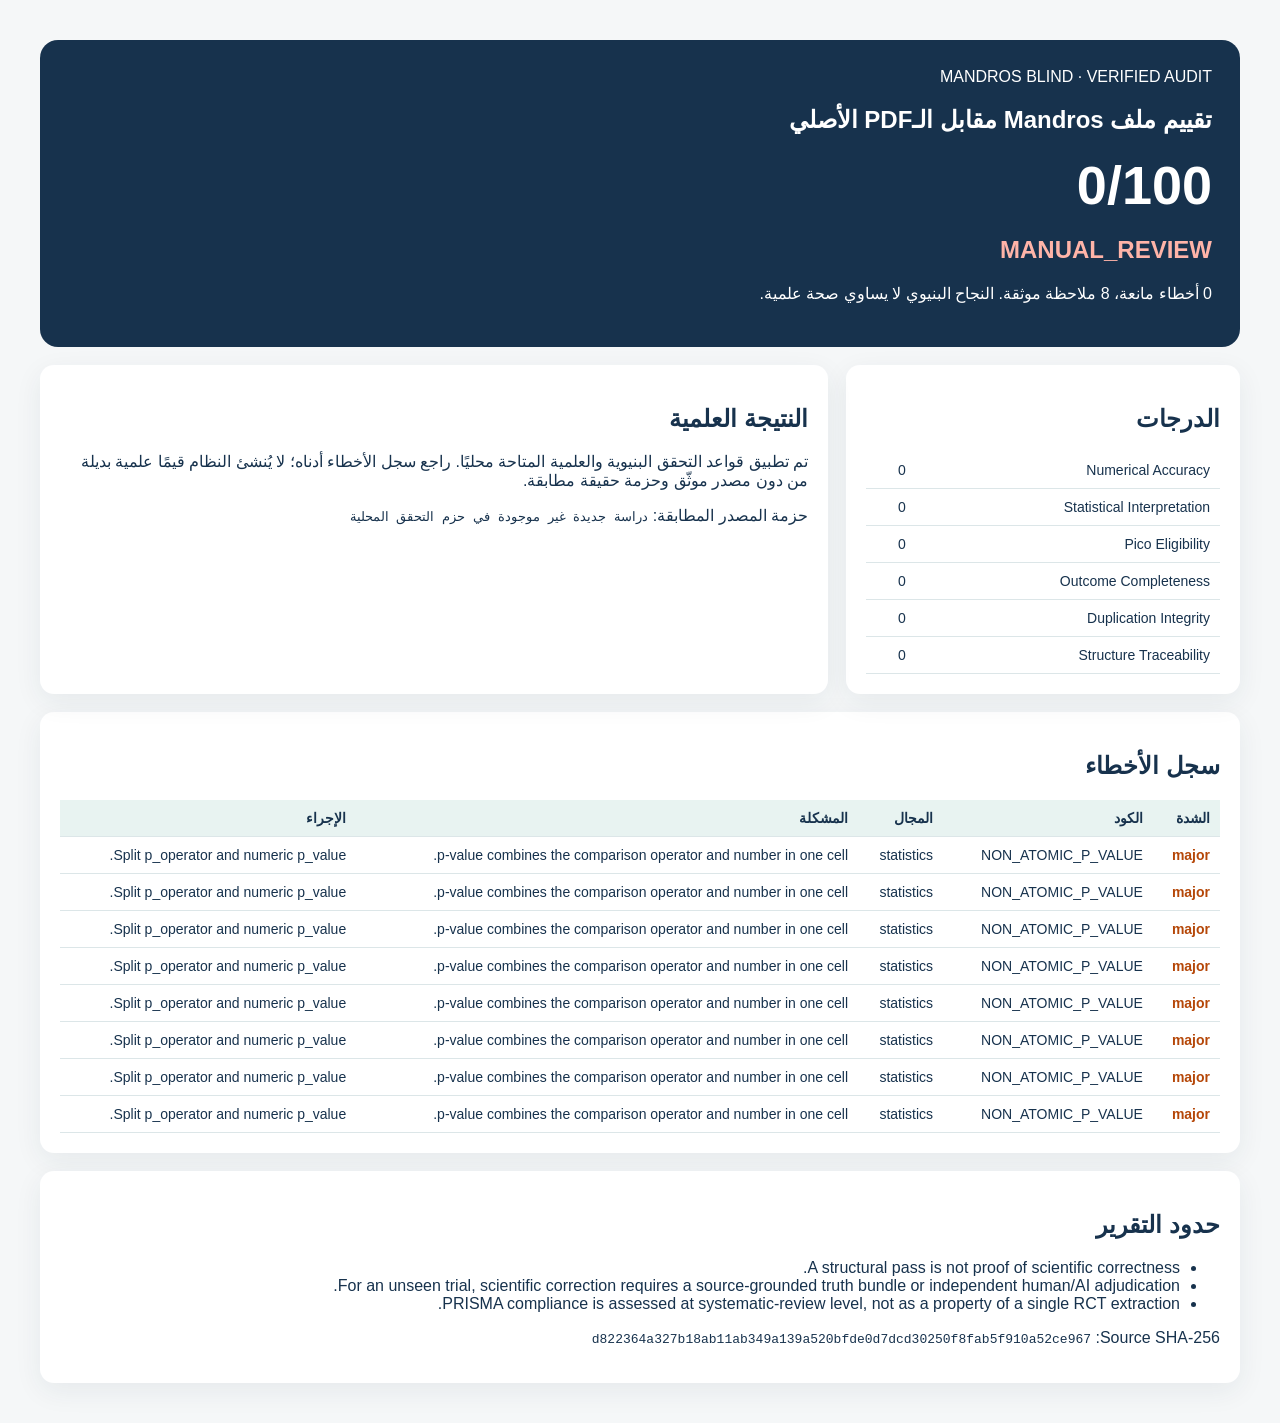
<file: outputs/studies/private-empa-plus-met-empa-vs-placebo-add-on-metformin-rct3-_extracted-ad7cbe59c74a/assessment.html>
<!doctype html><html lang='ar' dir='rtl'><meta charset='utf-8'><title>Mandros Blind audit</title>
<style>body{font-family:Arial,sans-serif;background:#f5f7f8;color:#17324d;margin:0}main{max-width:1200px;margin:40px auto;padding:0 24px}.hero{background:#17324d;color:white;border-radius:18px;padding:28px}.score{font-size:54px;font-weight:800}.reject{color:#ffb4a8}.grid{display:grid;grid-template-columns:1fr 2fr;gap:18px;margin-top:18px}.card{background:white;border-radius:14px;padding:20px;box-shadow:0 8px 28px #17324d12}table{border-collapse:collapse;width:100%;font-size:14px}th,td{border-bottom:1px solid #dce6e8;padding:10px;text-align:right;vertical-align:top}th{background:#e8f3f1}.sev{font-weight:700}.critical{color:#b42318}.major{color:#b54708}code{direction:ltr;display:inline-block}</style>
<main><section class='hero'><div>MANDROS BLIND · VERIFIED AUDIT</div><h1>تقييم ملف Mandros مقابل الـPDF الأصلي</h1><div class='score'>0/100</div><h2 class='reject'>MANUAL_REVIEW</h2><p>0 أخطاء مانعة، 8 ملاحظة موثقة. النجاح البنيوي لا يساوي صحة علمية.</p></section>
<div class='grid'><section class='card'><h2>الدرجات</h2><table><tr><td>Numerical Accuracy</td><td>0</td></tr><tr><td>Statistical Interpretation</td><td>0</td></tr><tr><td>Pico Eligibility</td><td>0</td></tr><tr><td>Outcome Completeness</td><td>0</td></tr><tr><td>Duplication Integrity</td><td>0</td></tr><tr><td>Structure Traceability</td><td>0</td></tr></table></section><section class='card'><h2>النتيجة العلمية</h2><p>تم تطبيق قواعد التحقق البنيوية والعلمية المتاحة محليًا. راجع سجل الأخطاء أدناه؛ لا يُنشئ النظام قيمًا علمية بديلة من دون مصدر موثّق وحزمة حقيقة مطابقة.</p><p>حزمة المصدر المطابقة: <code>دراسة جديدة غير موجودة في حزم التحقق المحلية</code></p></section></div>
<section class='card' style='margin-top:18px'><h2>سجل الأخطاء</h2><table><thead><tr><th>الشدة</th><th>الكود</th><th>المجال</th><th>المشكلة</th><th>الإجراء</th></tr></thead><tbody><tr><td><span class='sev major'>major</span></td><td>NON_ATOMIC_P_VALUE</td><td>statistics</td><td>p-value combines the comparison operator and number in one cell.</td><td>Split p_operator and numeric p_value.</td></tr><tr><td><span class='sev major'>major</span></td><td>NON_ATOMIC_P_VALUE</td><td>statistics</td><td>p-value combines the comparison operator and number in one cell.</td><td>Split p_operator and numeric p_value.</td></tr><tr><td><span class='sev major'>major</span></td><td>NON_ATOMIC_P_VALUE</td><td>statistics</td><td>p-value combines the comparison operator and number in one cell.</td><td>Split p_operator and numeric p_value.</td></tr><tr><td><span class='sev major'>major</span></td><td>NON_ATOMIC_P_VALUE</td><td>statistics</td><td>p-value combines the comparison operator and number in one cell.</td><td>Split p_operator and numeric p_value.</td></tr><tr><td><span class='sev major'>major</span></td><td>NON_ATOMIC_P_VALUE</td><td>statistics</td><td>p-value combines the comparison operator and number in one cell.</td><td>Split p_operator and numeric p_value.</td></tr><tr><td><span class='sev major'>major</span></td><td>NON_ATOMIC_P_VALUE</td><td>statistics</td><td>p-value combines the comparison operator and number in one cell.</td><td>Split p_operator and numeric p_value.</td></tr><tr><td><span class='sev major'>major</span></td><td>NON_ATOMIC_P_VALUE</td><td>statistics</td><td>p-value combines the comparison operator and number in one cell.</td><td>Split p_operator and numeric p_value.</td></tr><tr><td><span class='sev major'>major</span></td><td>NON_ATOMIC_P_VALUE</td><td>statistics</td><td>p-value combines the comparison operator and number in one cell.</td><td>Split p_operator and numeric p_value.</td></tr></tbody></table></section>
<section class='card' style='margin-top:18px'><h2>حدود التقرير</h2><ul><li>A structural pass is not proof of scientific correctness.</li><li>For an unseen trial, scientific correction requires a source-grounded truth bundle or independent human/AI adjudication.</li><li>PRISMA compliance is assessed at systematic-review level, not as a property of a single RCT extraction.</li></ul><p>Source SHA-256: <code>d822364a327b18ab11ab349a139a520bfde0d7dcd30250f8fab5f910a52ce967</code></p></section></main></html>
</file>
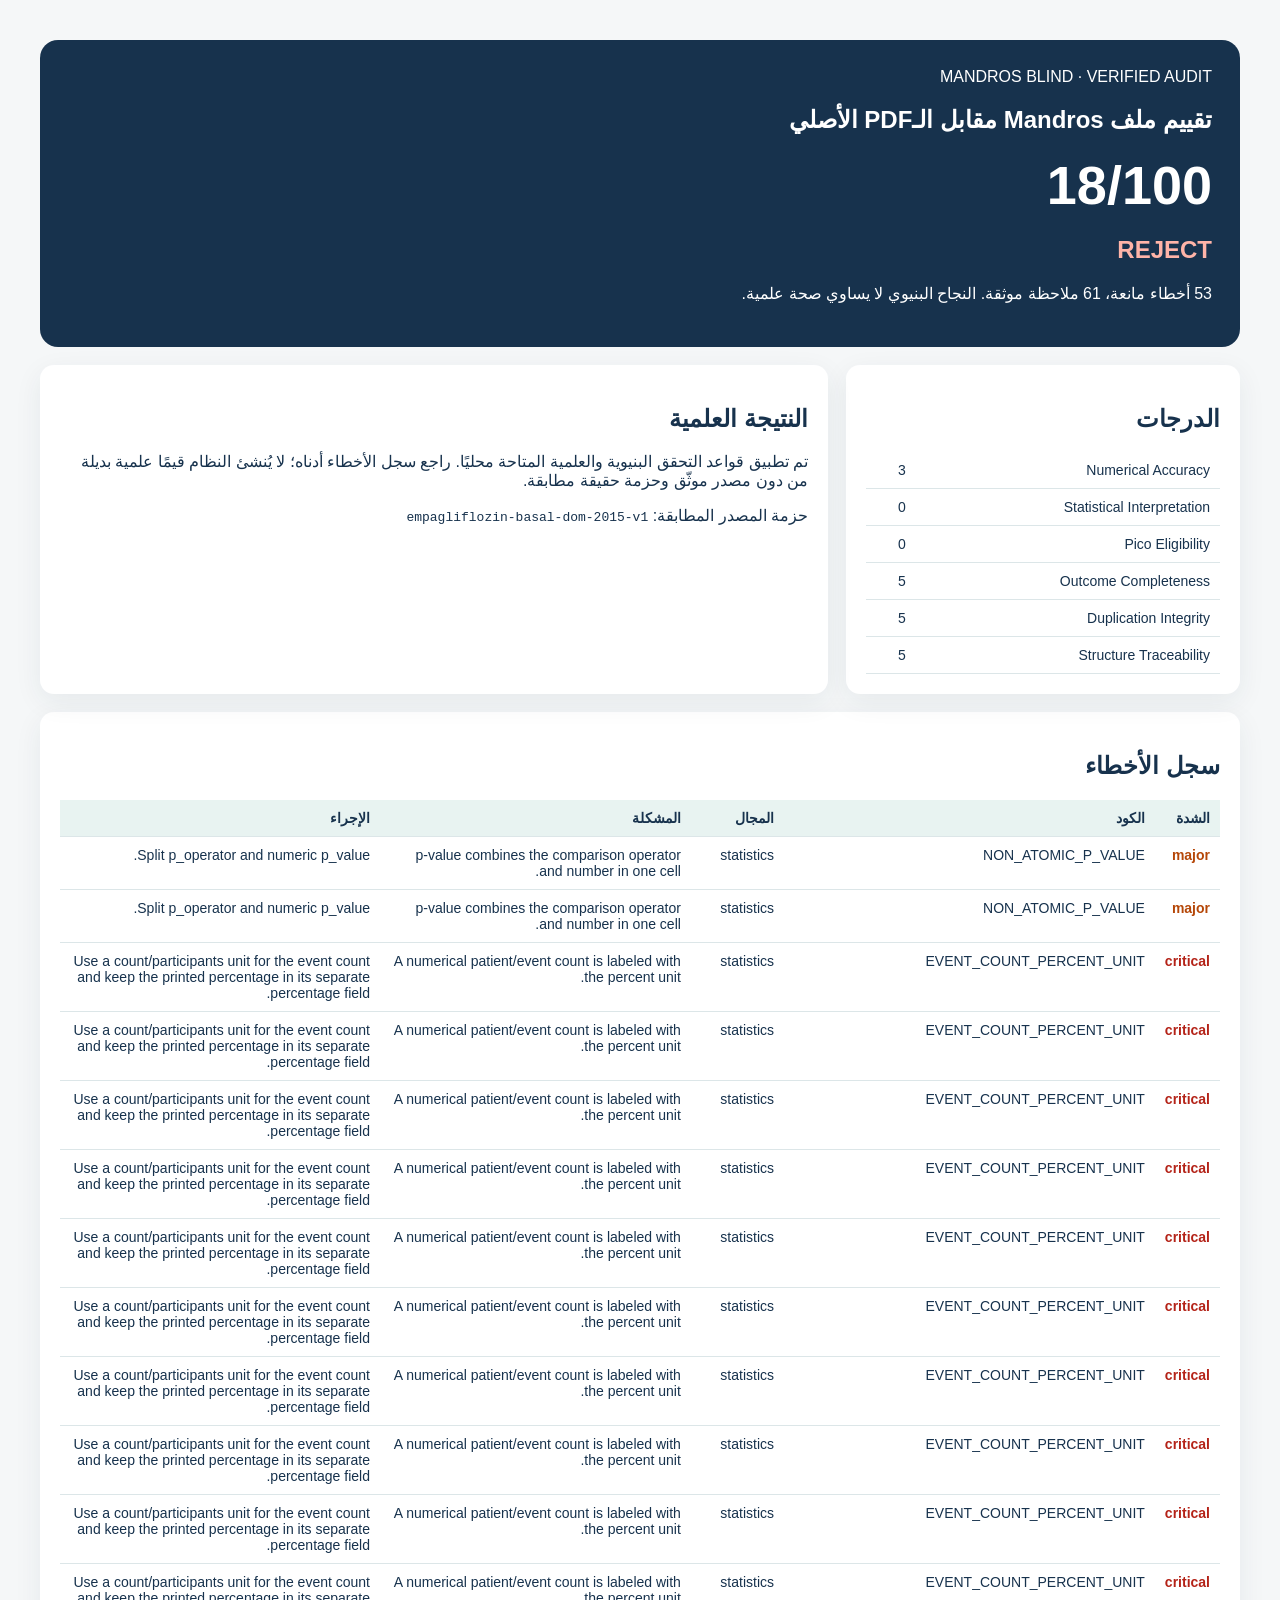
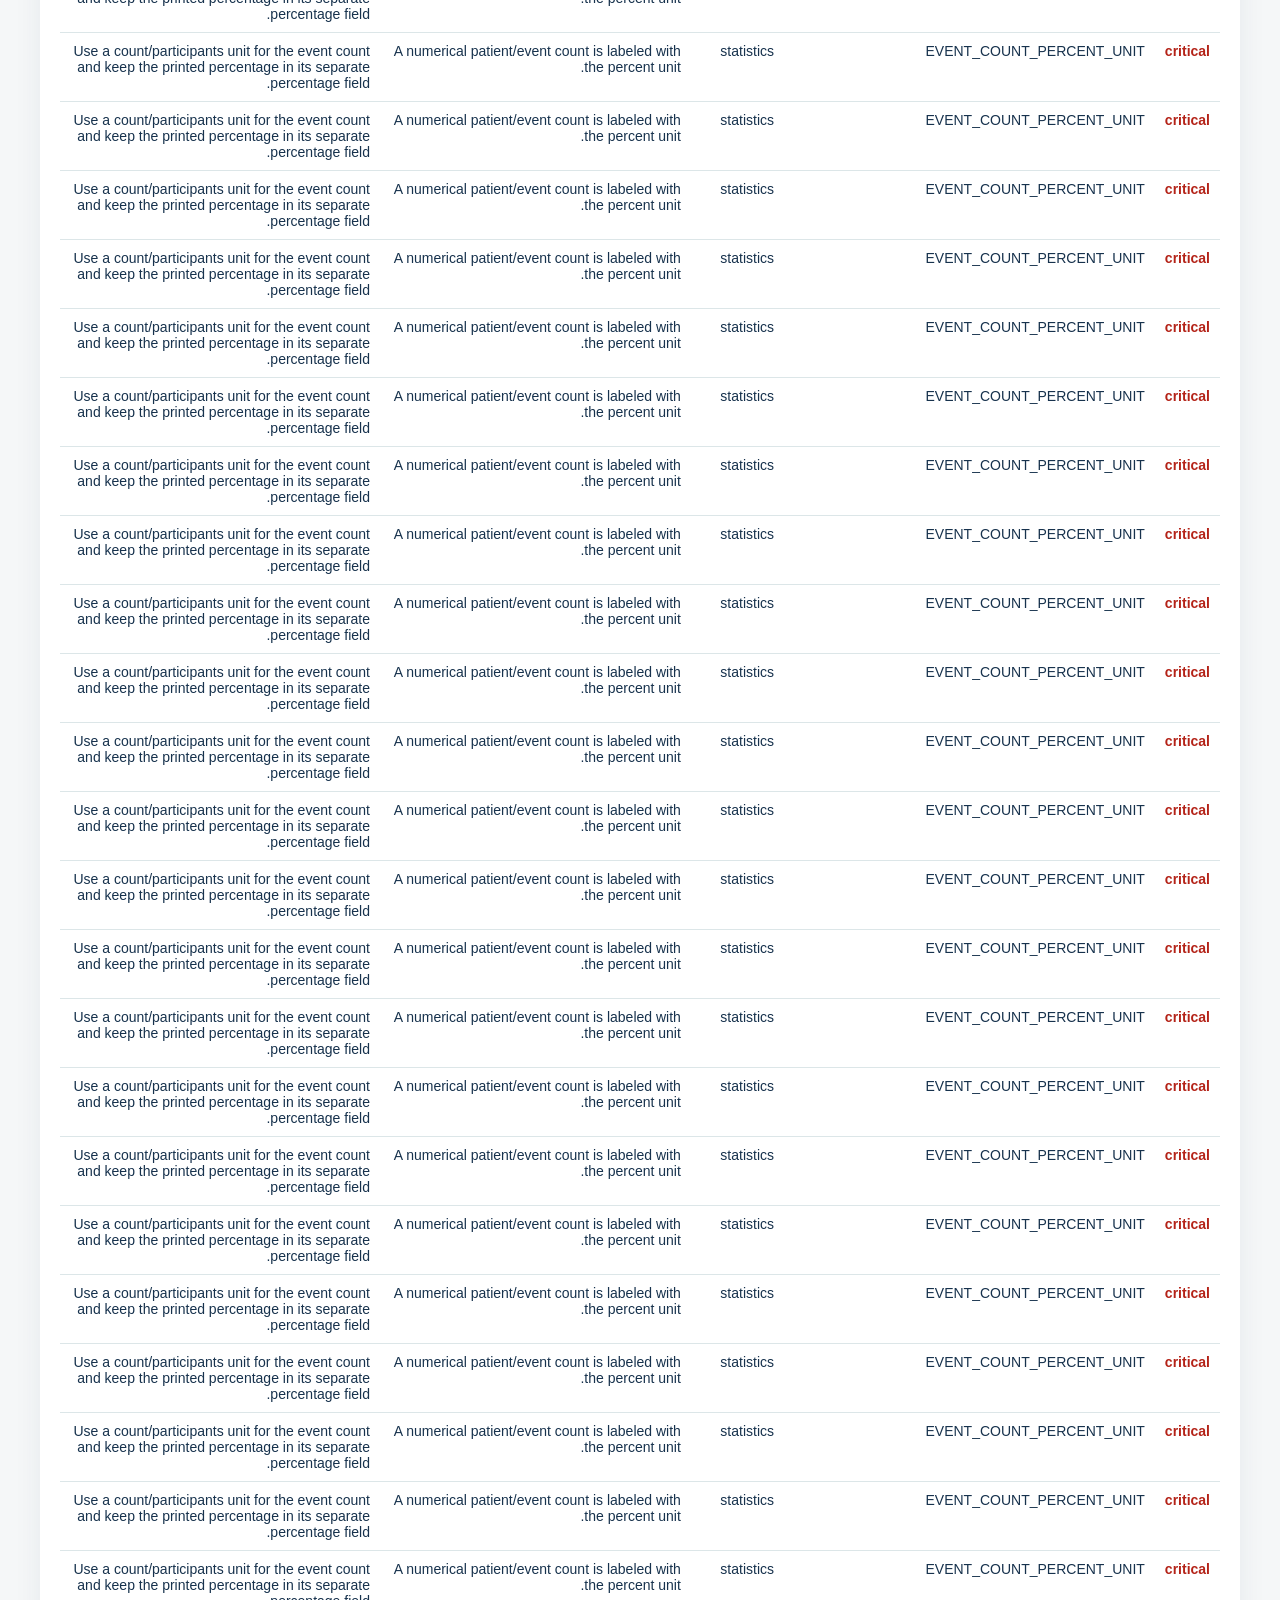
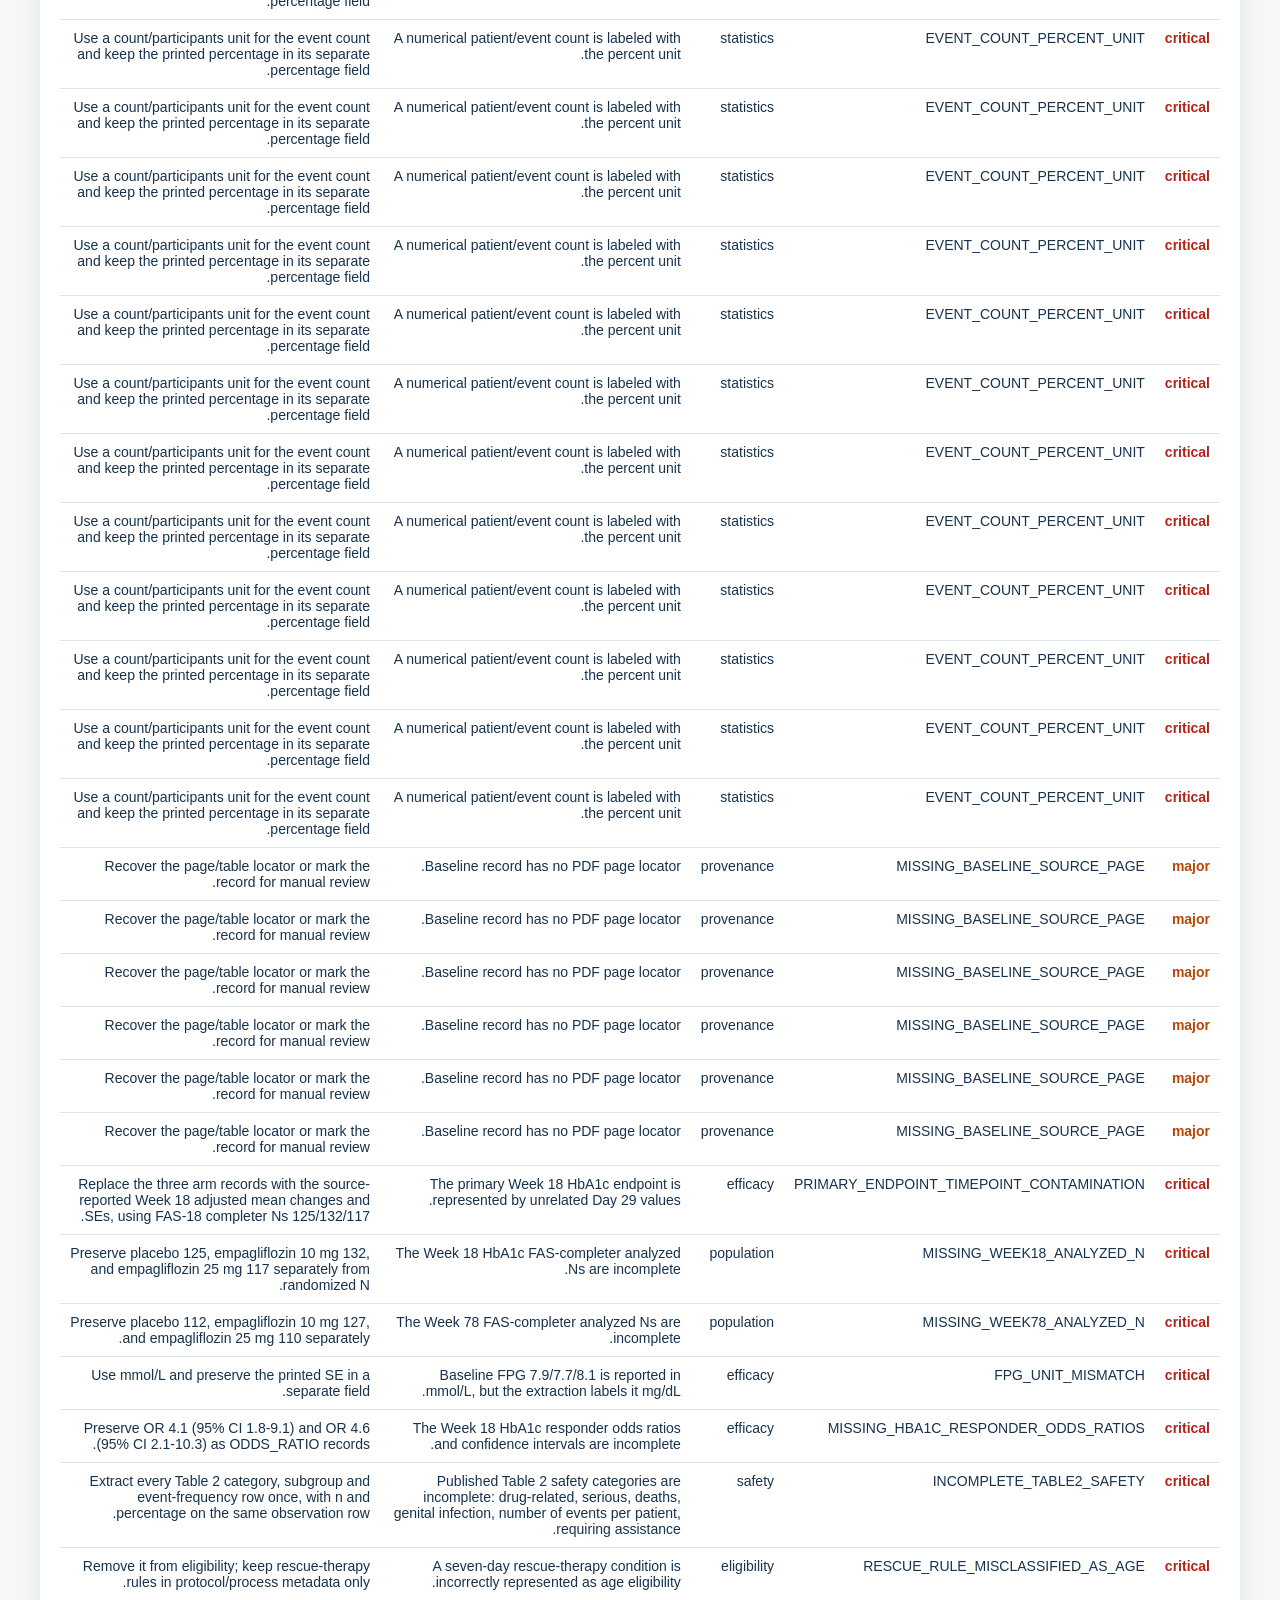
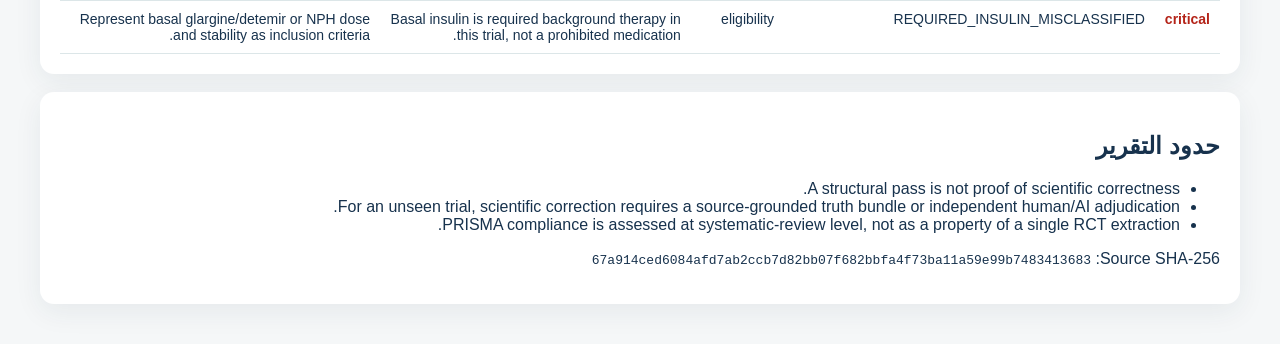
<file: outputs/studies/private-empagliflozin-2-empa-vs-placebo_extracted-45ee13aae0e3/assessment.html>
<!doctype html><html lang='ar' dir='rtl'><meta charset='utf-8'><title>Mandros Blind audit</title>
<style>body{font-family:Arial,sans-serif;background:#f5f7f8;color:#17324d;margin:0}main{max-width:1200px;margin:40px auto;padding:0 24px}.hero{background:#17324d;color:white;border-radius:18px;padding:28px}.score{font-size:54px;font-weight:800}.reject{color:#ffb4a8}.grid{display:grid;grid-template-columns:1fr 2fr;gap:18px;margin-top:18px}.card{background:white;border-radius:14px;padding:20px;box-shadow:0 8px 28px #17324d12}table{border-collapse:collapse;width:100%;font-size:14px}th,td{border-bottom:1px solid #dce6e8;padding:10px;text-align:right;vertical-align:top}th{background:#e8f3f1}.sev{font-weight:700}.critical{color:#b42318}.major{color:#b54708}code{direction:ltr;display:inline-block}</style>
<main><section class='hero'><div>MANDROS BLIND · VERIFIED AUDIT</div><h1>تقييم ملف Mandros مقابل الـPDF الأصلي</h1><div class='score'>18/100</div><h2 class='reject'>REJECT</h2><p>53 أخطاء مانعة، 61 ملاحظة موثقة. النجاح البنيوي لا يساوي صحة علمية.</p></section>
<div class='grid'><section class='card'><h2>الدرجات</h2><table><tr><td>Numerical Accuracy</td><td>3</td></tr><tr><td>Statistical Interpretation</td><td>0</td></tr><tr><td>Pico Eligibility</td><td>0</td></tr><tr><td>Outcome Completeness</td><td>5</td></tr><tr><td>Duplication Integrity</td><td>5</td></tr><tr><td>Structure Traceability</td><td>5</td></tr></table></section><section class='card'><h2>النتيجة العلمية</h2><p>تم تطبيق قواعد التحقق البنيوية والعلمية المتاحة محليًا. راجع سجل الأخطاء أدناه؛ لا يُنشئ النظام قيمًا علمية بديلة من دون مصدر موثّق وحزمة حقيقة مطابقة.</p><p>حزمة المصدر المطابقة: <code>empagliflozin-basal-dom-2015-v1</code></p></section></div>
<section class='card' style='margin-top:18px'><h2>سجل الأخطاء</h2><table><thead><tr><th>الشدة</th><th>الكود</th><th>المجال</th><th>المشكلة</th><th>الإجراء</th></tr></thead><tbody><tr><td><span class='sev major'>major</span></td><td>NON_ATOMIC_P_VALUE</td><td>statistics</td><td>p-value combines the comparison operator and number in one cell.</td><td>Split p_operator and numeric p_value.</td></tr><tr><td><span class='sev major'>major</span></td><td>NON_ATOMIC_P_VALUE</td><td>statistics</td><td>p-value combines the comparison operator and number in one cell.</td><td>Split p_operator and numeric p_value.</td></tr><tr><td><span class='sev critical'>critical</span></td><td>EVENT_COUNT_PERCENT_UNIT</td><td>statistics</td><td>A numerical patient/event count is labeled with the percent unit.</td><td>Use a count/participants unit for the event count and keep the printed percentage in its separate percentage field.</td></tr><tr><td><span class='sev critical'>critical</span></td><td>EVENT_COUNT_PERCENT_UNIT</td><td>statistics</td><td>A numerical patient/event count is labeled with the percent unit.</td><td>Use a count/participants unit for the event count and keep the printed percentage in its separate percentage field.</td></tr><tr><td><span class='sev critical'>critical</span></td><td>EVENT_COUNT_PERCENT_UNIT</td><td>statistics</td><td>A numerical patient/event count is labeled with the percent unit.</td><td>Use a count/participants unit for the event count and keep the printed percentage in its separate percentage field.</td></tr><tr><td><span class='sev critical'>critical</span></td><td>EVENT_COUNT_PERCENT_UNIT</td><td>statistics</td><td>A numerical patient/event count is labeled with the percent unit.</td><td>Use a count/participants unit for the event count and keep the printed percentage in its separate percentage field.</td></tr><tr><td><span class='sev critical'>critical</span></td><td>EVENT_COUNT_PERCENT_UNIT</td><td>statistics</td><td>A numerical patient/event count is labeled with the percent unit.</td><td>Use a count/participants unit for the event count and keep the printed percentage in its separate percentage field.</td></tr><tr><td><span class='sev critical'>critical</span></td><td>EVENT_COUNT_PERCENT_UNIT</td><td>statistics</td><td>A numerical patient/event count is labeled with the percent unit.</td><td>Use a count/participants unit for the event count and keep the printed percentage in its separate percentage field.</td></tr><tr><td><span class='sev critical'>critical</span></td><td>EVENT_COUNT_PERCENT_UNIT</td><td>statistics</td><td>A numerical patient/event count is labeled with the percent unit.</td><td>Use a count/participants unit for the event count and keep the printed percentage in its separate percentage field.</td></tr><tr><td><span class='sev critical'>critical</span></td><td>EVENT_COUNT_PERCENT_UNIT</td><td>statistics</td><td>A numerical patient/event count is labeled with the percent unit.</td><td>Use a count/participants unit for the event count and keep the printed percentage in its separate percentage field.</td></tr><tr><td><span class='sev critical'>critical</span></td><td>EVENT_COUNT_PERCENT_UNIT</td><td>statistics</td><td>A numerical patient/event count is labeled with the percent unit.</td><td>Use a count/participants unit for the event count and keep the printed percentage in its separate percentage field.</td></tr><tr><td><span class='sev critical'>critical</span></td><td>EVENT_COUNT_PERCENT_UNIT</td><td>statistics</td><td>A numerical patient/event count is labeled with the percent unit.</td><td>Use a count/participants unit for the event count and keep the printed percentage in its separate percentage field.</td></tr><tr><td><span class='sev critical'>critical</span></td><td>EVENT_COUNT_PERCENT_UNIT</td><td>statistics</td><td>A numerical patient/event count is labeled with the percent unit.</td><td>Use a count/participants unit for the event count and keep the printed percentage in its separate percentage field.</td></tr><tr><td><span class='sev critical'>critical</span></td><td>EVENT_COUNT_PERCENT_UNIT</td><td>statistics</td><td>A numerical patient/event count is labeled with the percent unit.</td><td>Use a count/participants unit for the event count and keep the printed percentage in its separate percentage field.</td></tr><tr><td><span class='sev critical'>critical</span></td><td>EVENT_COUNT_PERCENT_UNIT</td><td>statistics</td><td>A numerical patient/event count is labeled with the percent unit.</td><td>Use a count/participants unit for the event count and keep the printed percentage in its separate percentage field.</td></tr><tr><td><span class='sev critical'>critical</span></td><td>EVENT_COUNT_PERCENT_UNIT</td><td>statistics</td><td>A numerical patient/event count is labeled with the percent unit.</td><td>Use a count/participants unit for the event count and keep the printed percentage in its separate percentage field.</td></tr><tr><td><span class='sev critical'>critical</span></td><td>EVENT_COUNT_PERCENT_UNIT</td><td>statistics</td><td>A numerical patient/event count is labeled with the percent unit.</td><td>Use a count/participants unit for the event count and keep the printed percentage in its separate percentage field.</td></tr><tr><td><span class='sev critical'>critical</span></td><td>EVENT_COUNT_PERCENT_UNIT</td><td>statistics</td><td>A numerical patient/event count is labeled with the percent unit.</td><td>Use a count/participants unit for the event count and keep the printed percentage in its separate percentage field.</td></tr><tr><td><span class='sev critical'>critical</span></td><td>EVENT_COUNT_PERCENT_UNIT</td><td>statistics</td><td>A numerical patient/event count is labeled with the percent unit.</td><td>Use a count/participants unit for the event count and keep the printed percentage in its separate percentage field.</td></tr><tr><td><span class='sev critical'>critical</span></td><td>EVENT_COUNT_PERCENT_UNIT</td><td>statistics</td><td>A numerical patient/event count is labeled with the percent unit.</td><td>Use a count/participants unit for the event count and keep the printed percentage in its separate percentage field.</td></tr><tr><td><span class='sev critical'>critical</span></td><td>EVENT_COUNT_PERCENT_UNIT</td><td>statistics</td><td>A numerical patient/event count is labeled with the percent unit.</td><td>Use a count/participants unit for the event count and keep the printed percentage in its separate percentage field.</td></tr><tr><td><span class='sev critical'>critical</span></td><td>EVENT_COUNT_PERCENT_UNIT</td><td>statistics</td><td>A numerical patient/event count is labeled with the percent unit.</td><td>Use a count/participants unit for the event count and keep the printed percentage in its separate percentage field.</td></tr><tr><td><span class='sev critical'>critical</span></td><td>EVENT_COUNT_PERCENT_UNIT</td><td>statistics</td><td>A numerical patient/event count is labeled with the percent unit.</td><td>Use a count/participants unit for the event count and keep the printed percentage in its separate percentage field.</td></tr><tr><td><span class='sev critical'>critical</span></td><td>EVENT_COUNT_PERCENT_UNIT</td><td>statistics</td><td>A numerical patient/event count is labeled with the percent unit.</td><td>Use a count/participants unit for the event count and keep the printed percentage in its separate percentage field.</td></tr><tr><td><span class='sev critical'>critical</span></td><td>EVENT_COUNT_PERCENT_UNIT</td><td>statistics</td><td>A numerical patient/event count is labeled with the percent unit.</td><td>Use a count/participants unit for the event count and keep the printed percentage in its separate percentage field.</td></tr><tr><td><span class='sev critical'>critical</span></td><td>EVENT_COUNT_PERCENT_UNIT</td><td>statistics</td><td>A numerical patient/event count is labeled with the percent unit.</td><td>Use a count/participants unit for the event count and keep the printed percentage in its separate percentage field.</td></tr><tr><td><span class='sev critical'>critical</span></td><td>EVENT_COUNT_PERCENT_UNIT</td><td>statistics</td><td>A numerical patient/event count is labeled with the percent unit.</td><td>Use a count/participants unit for the event count and keep the printed percentage in its separate percentage field.</td></tr><tr><td><span class='sev critical'>critical</span></td><td>EVENT_COUNT_PERCENT_UNIT</td><td>statistics</td><td>A numerical patient/event count is labeled with the percent unit.</td><td>Use a count/participants unit for the event count and keep the printed percentage in its separate percentage field.</td></tr><tr><td><span class='sev critical'>critical</span></td><td>EVENT_COUNT_PERCENT_UNIT</td><td>statistics</td><td>A numerical patient/event count is labeled with the percent unit.</td><td>Use a count/participants unit for the event count and keep the printed percentage in its separate percentage field.</td></tr><tr><td><span class='sev critical'>critical</span></td><td>EVENT_COUNT_PERCENT_UNIT</td><td>statistics</td><td>A numerical patient/event count is labeled with the percent unit.</td><td>Use a count/participants unit for the event count and keep the printed percentage in its separate percentage field.</td></tr><tr><td><span class='sev critical'>critical</span></td><td>EVENT_COUNT_PERCENT_UNIT</td><td>statistics</td><td>A numerical patient/event count is labeled with the percent unit.</td><td>Use a count/participants unit for the event count and keep the printed percentage in its separate percentage field.</td></tr><tr><td><span class='sev critical'>critical</span></td><td>EVENT_COUNT_PERCENT_UNIT</td><td>statistics</td><td>A numerical patient/event count is labeled with the percent unit.</td><td>Use a count/participants unit for the event count and keep the printed percentage in its separate percentage field.</td></tr><tr><td><span class='sev critical'>critical</span></td><td>EVENT_COUNT_PERCENT_UNIT</td><td>statistics</td><td>A numerical patient/event count is labeled with the percent unit.</td><td>Use a count/participants unit for the event count and keep the printed percentage in its separate percentage field.</td></tr><tr><td><span class='sev critical'>critical</span></td><td>EVENT_COUNT_PERCENT_UNIT</td><td>statistics</td><td>A numerical patient/event count is labeled with the percent unit.</td><td>Use a count/participants unit for the event count and keep the printed percentage in its separate percentage field.</td></tr><tr><td><span class='sev critical'>critical</span></td><td>EVENT_COUNT_PERCENT_UNIT</td><td>statistics</td><td>A numerical patient/event count is labeled with the percent unit.</td><td>Use a count/participants unit for the event count and keep the printed percentage in its separate percentage field.</td></tr><tr><td><span class='sev critical'>critical</span></td><td>EVENT_COUNT_PERCENT_UNIT</td><td>statistics</td><td>A numerical patient/event count is labeled with the percent unit.</td><td>Use a count/participants unit for the event count and keep the printed percentage in its separate percentage field.</td></tr><tr><td><span class='sev critical'>critical</span></td><td>EVENT_COUNT_PERCENT_UNIT</td><td>statistics</td><td>A numerical patient/event count is labeled with the percent unit.</td><td>Use a count/participants unit for the event count and keep the printed percentage in its separate percentage field.</td></tr><tr><td><span class='sev critical'>critical</span></td><td>EVENT_COUNT_PERCENT_UNIT</td><td>statistics</td><td>A numerical patient/event count is labeled with the percent unit.</td><td>Use a count/participants unit for the event count and keep the printed percentage in its separate percentage field.</td></tr><tr><td><span class='sev critical'>critical</span></td><td>EVENT_COUNT_PERCENT_UNIT</td><td>statistics</td><td>A numerical patient/event count is labeled with the percent unit.</td><td>Use a count/participants unit for the event count and keep the printed percentage in its separate percentage field.</td></tr><tr><td><span class='sev critical'>critical</span></td><td>EVENT_COUNT_PERCENT_UNIT</td><td>statistics</td><td>A numerical patient/event count is labeled with the percent unit.</td><td>Use a count/participants unit for the event count and keep the printed percentage in its separate percentage field.</td></tr><tr><td><span class='sev critical'>critical</span></td><td>EVENT_COUNT_PERCENT_UNIT</td><td>statistics</td><td>A numerical patient/event count is labeled with the percent unit.</td><td>Use a count/participants unit for the event count and keep the printed percentage in its separate percentage field.</td></tr><tr><td><span class='sev critical'>critical</span></td><td>EVENT_COUNT_PERCENT_UNIT</td><td>statistics</td><td>A numerical patient/event count is labeled with the percent unit.</td><td>Use a count/participants unit for the event count and keep the printed percentage in its separate percentage field.</td></tr><tr><td><span class='sev critical'>critical</span></td><td>EVENT_COUNT_PERCENT_UNIT</td><td>statistics</td><td>A numerical patient/event count is labeled with the percent unit.</td><td>Use a count/participants unit for the event count and keep the printed percentage in its separate percentage field.</td></tr><tr><td><span class='sev critical'>critical</span></td><td>EVENT_COUNT_PERCENT_UNIT</td><td>statistics</td><td>A numerical patient/event count is labeled with the percent unit.</td><td>Use a count/participants unit for the event count and keep the printed percentage in its separate percentage field.</td></tr><tr><td><span class='sev critical'>critical</span></td><td>EVENT_COUNT_PERCENT_UNIT</td><td>statistics</td><td>A numerical patient/event count is labeled with the percent unit.</td><td>Use a count/participants unit for the event count and keep the printed percentage in its separate percentage field.</td></tr><tr><td><span class='sev critical'>critical</span></td><td>EVENT_COUNT_PERCENT_UNIT</td><td>statistics</td><td>A numerical patient/event count is labeled with the percent unit.</td><td>Use a count/participants unit for the event count and keep the printed percentage in its separate percentage field.</td></tr><tr><td><span class='sev critical'>critical</span></td><td>EVENT_COUNT_PERCENT_UNIT</td><td>statistics</td><td>A numerical patient/event count is labeled with the percent unit.</td><td>Use a count/participants unit for the event count and keep the printed percentage in its separate percentage field.</td></tr><tr><td><span class='sev major'>major</span></td><td>MISSING_BASELINE_SOURCE_PAGE</td><td>provenance</td><td>Baseline record has no PDF page locator.</td><td>Recover the page/table locator or mark the record for manual review.</td></tr><tr><td><span class='sev major'>major</span></td><td>MISSING_BASELINE_SOURCE_PAGE</td><td>provenance</td><td>Baseline record has no PDF page locator.</td><td>Recover the page/table locator or mark the record for manual review.</td></tr><tr><td><span class='sev major'>major</span></td><td>MISSING_BASELINE_SOURCE_PAGE</td><td>provenance</td><td>Baseline record has no PDF page locator.</td><td>Recover the page/table locator or mark the record for manual review.</td></tr><tr><td><span class='sev major'>major</span></td><td>MISSING_BASELINE_SOURCE_PAGE</td><td>provenance</td><td>Baseline record has no PDF page locator.</td><td>Recover the page/table locator or mark the record for manual review.</td></tr><tr><td><span class='sev major'>major</span></td><td>MISSING_BASELINE_SOURCE_PAGE</td><td>provenance</td><td>Baseline record has no PDF page locator.</td><td>Recover the page/table locator or mark the record for manual review.</td></tr><tr><td><span class='sev major'>major</span></td><td>MISSING_BASELINE_SOURCE_PAGE</td><td>provenance</td><td>Baseline record has no PDF page locator.</td><td>Recover the page/table locator or mark the record for manual review.</td></tr><tr><td><span class='sev critical'>critical</span></td><td>PRIMARY_ENDPOINT_TIMEPOINT_CONTAMINATION</td><td>efficacy</td><td>The primary Week 18 HbA1c endpoint is represented by unrelated Day 29 values.</td><td>Replace the three arm records with the source-reported Week 18 adjusted mean changes and SEs, using FAS-18 completer Ns 125/132/117.</td></tr><tr><td><span class='sev critical'>critical</span></td><td>MISSING_WEEK18_ANALYZED_N</td><td>population</td><td>The Week 18 HbA1c FAS-completer analyzed Ns are incomplete.</td><td>Preserve placebo 125, empagliflozin 10 mg 132, and empagliflozin 25 mg 117 separately from randomized N.</td></tr><tr><td><span class='sev critical'>critical</span></td><td>MISSING_WEEK78_ANALYZED_N</td><td>population</td><td>The Week 78 FAS-completer analyzed Ns are incomplete.</td><td>Preserve placebo 112, empagliflozin 10 mg 127, and empagliflozin 25 mg 110 separately.</td></tr><tr><td><span class='sev critical'>critical</span></td><td>FPG_UNIT_MISMATCH</td><td>efficacy</td><td>Baseline FPG 7.9/7.7/8.1 is reported in mmol/L, but the extraction labels it mg/dL.</td><td>Use mmol/L and preserve the printed SE in a separate field.</td></tr><tr><td><span class='sev critical'>critical</span></td><td>MISSING_HBA1C_RESPONDER_ODDS_RATIOS</td><td>efficacy</td><td>The Week 18 HbA1c responder odds ratios and confidence intervals are incomplete.</td><td>Preserve OR 4.1 (95% CI 1.8-9.1) and OR 4.6 (95% CI 2.1-10.3) as ODDS_RATIO records.</td></tr><tr><td><span class='sev critical'>critical</span></td><td>INCOMPLETE_TABLE2_SAFETY</td><td>safety</td><td>Published Table 2 safety categories are incomplete: drug-related, serious, deaths, genital infection, number of events per patient, requiring assistance.</td><td>Extract every Table 2 category, subgroup and event-frequency row once, with n and percentage on the same observation row.</td></tr><tr><td><span class='sev critical'>critical</span></td><td>RESCUE_RULE_MISCLASSIFIED_AS_AGE</td><td>eligibility</td><td>A seven-day rescue-therapy condition is incorrectly represented as age eligibility.</td><td>Remove it from eligibility; keep rescue-therapy rules in protocol/process metadata only.</td></tr><tr><td><span class='sev critical'>critical</span></td><td>REQUIRED_INSULIN_MISCLASSIFIED</td><td>eligibility</td><td>Basal insulin is required background therapy in this trial, not a prohibited medication.</td><td>Represent basal glargine/detemir or NPH dose and stability as inclusion criteria.</td></tr></tbody></table></section>
<section class='card' style='margin-top:18px'><h2>حدود التقرير</h2><ul><li>A structural pass is not proof of scientific correctness.</li><li>For an unseen trial, scientific correction requires a source-grounded truth bundle or independent human/AI adjudication.</li><li>PRISMA compliance is assessed at systematic-review level, not as a property of a single RCT extraction.</li></ul><p>Source SHA-256: <code>67a914ced6084afd7ab2ccb7d82bb07f682bbfa4f73ba11a59e99b7483413683</code></p></section></main></html>
</file>
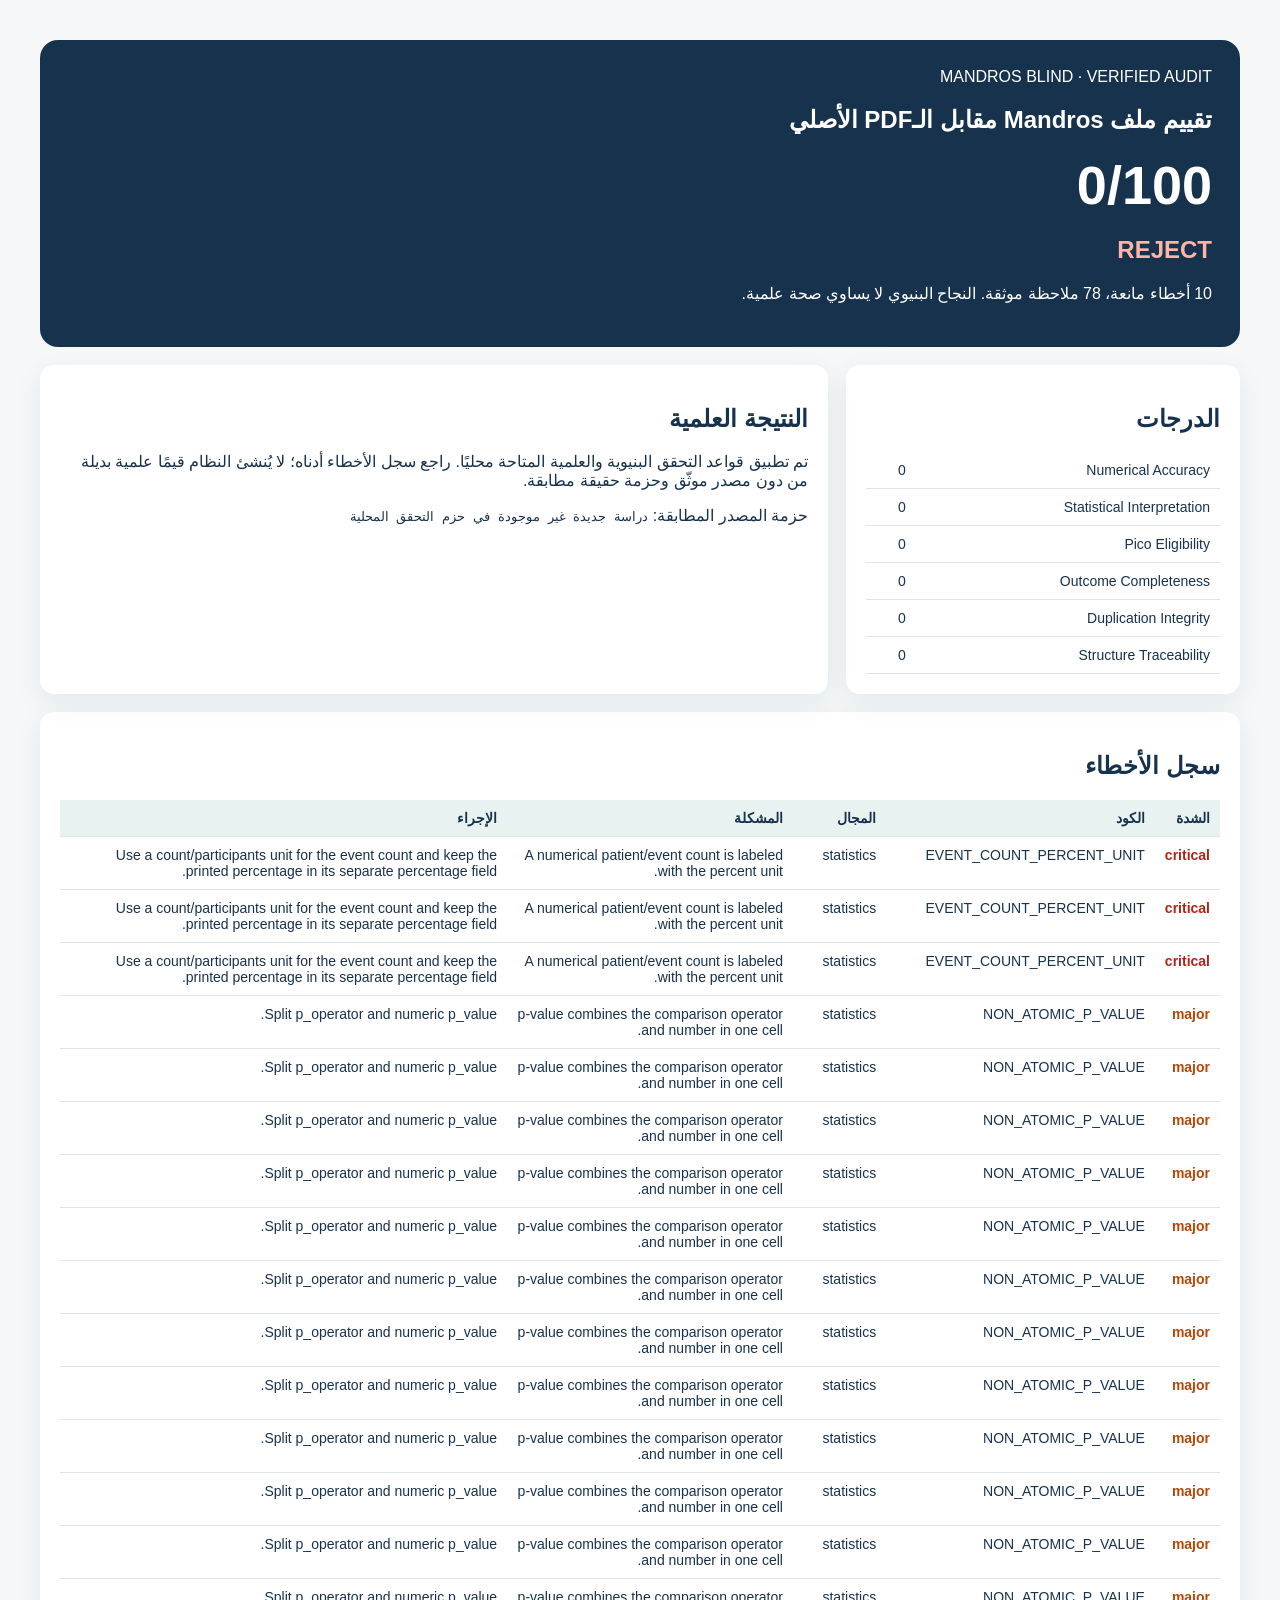
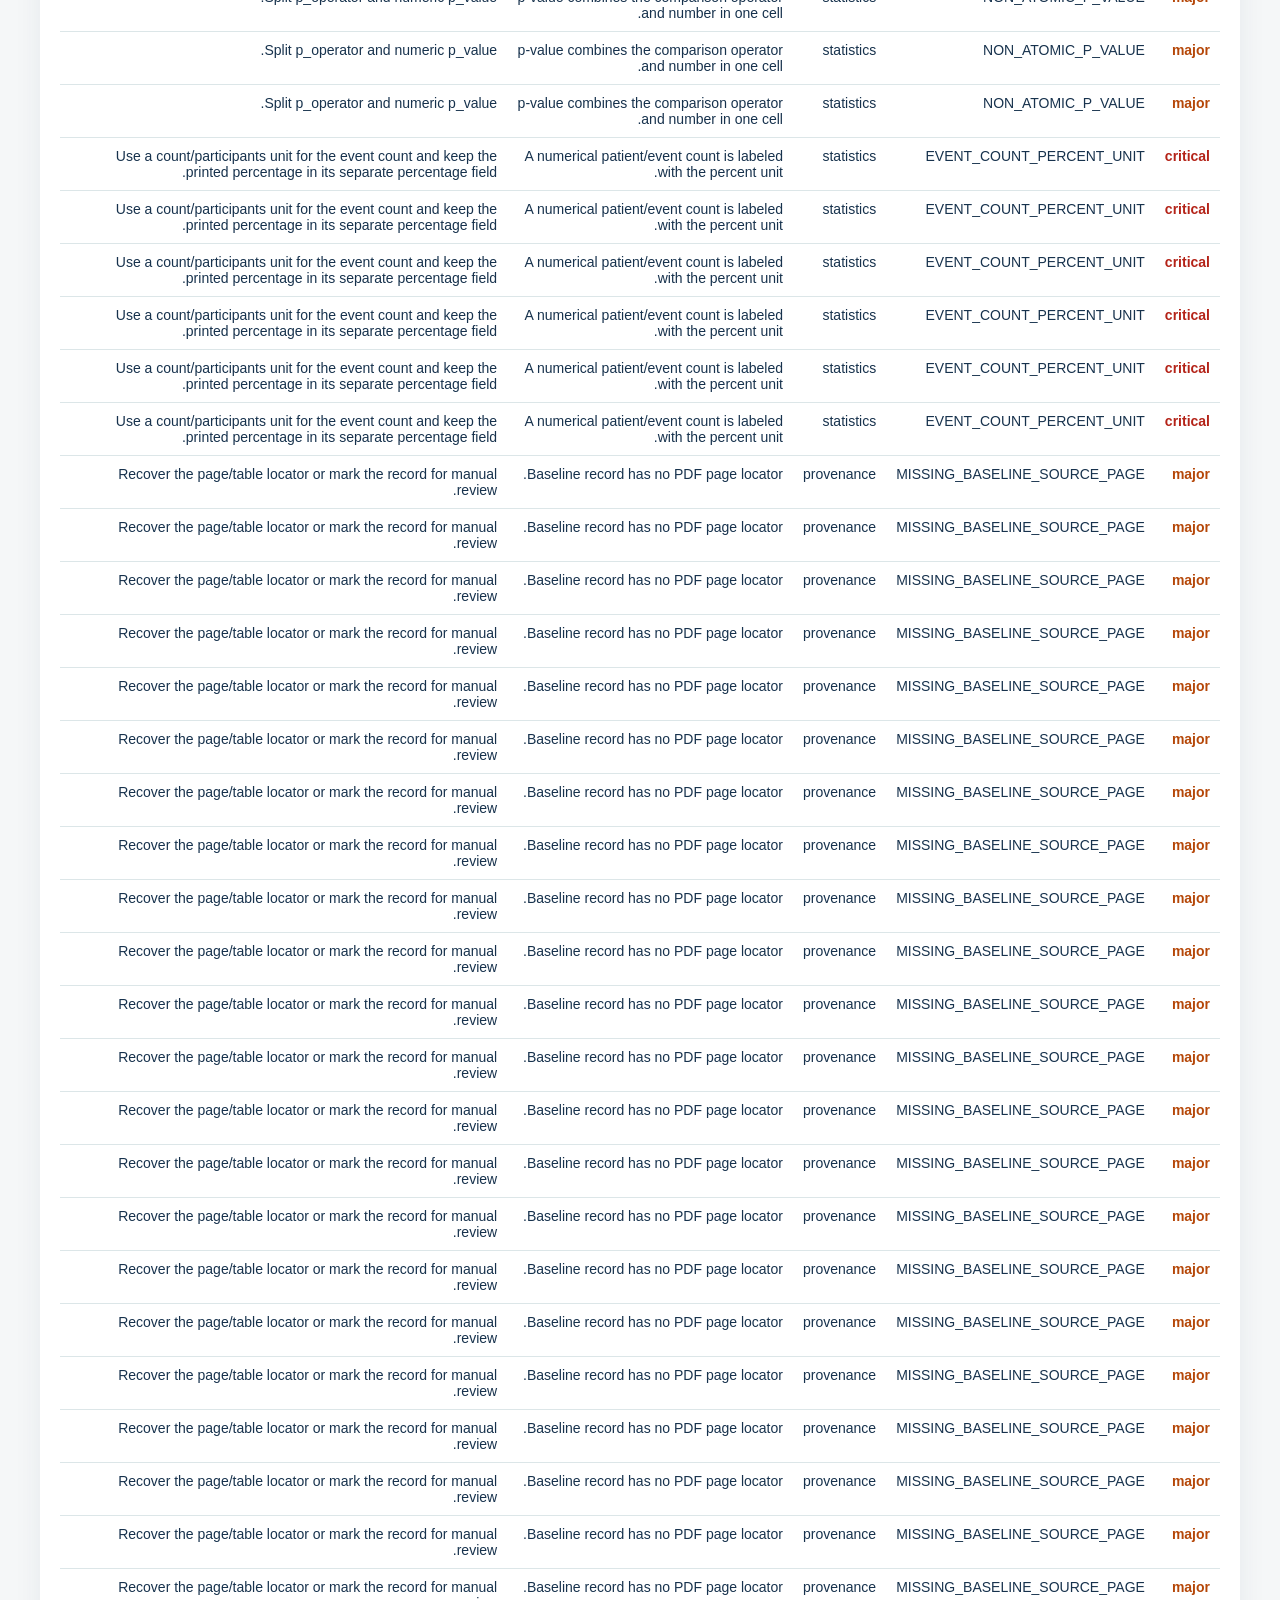
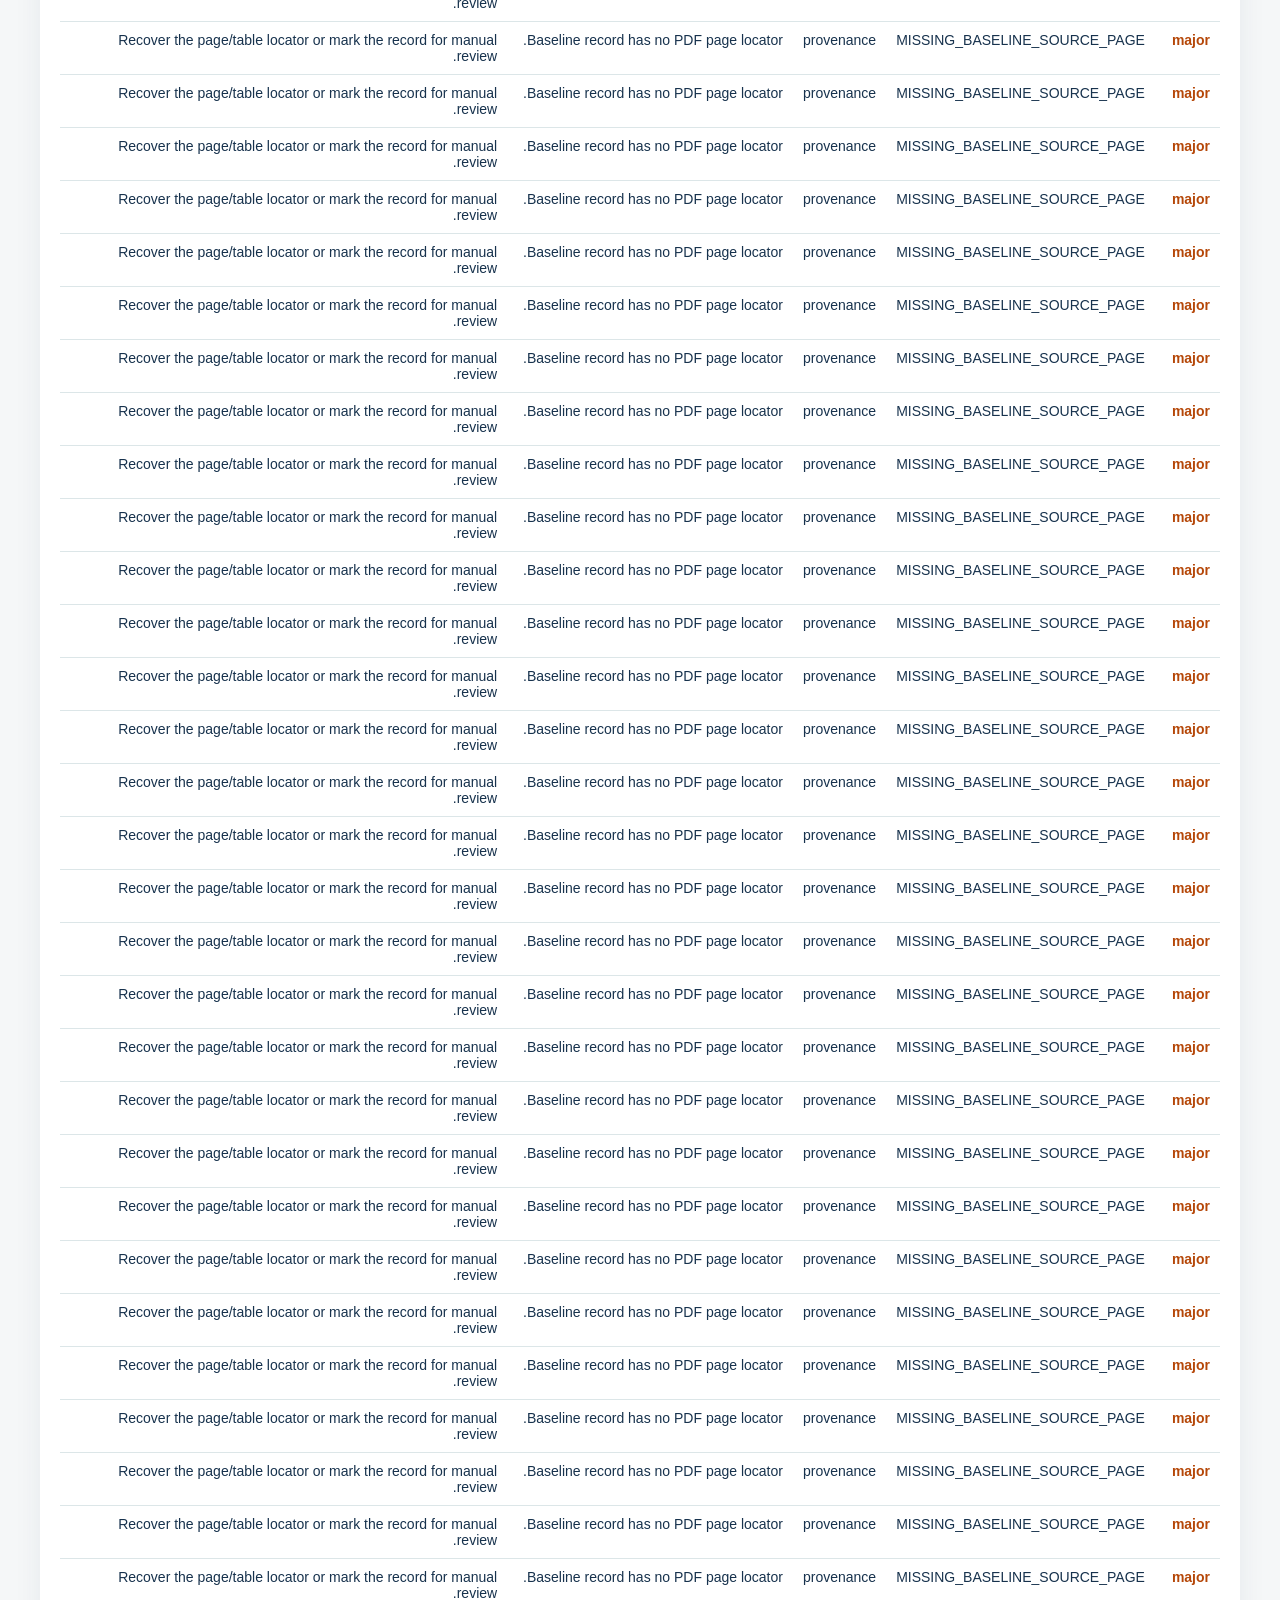
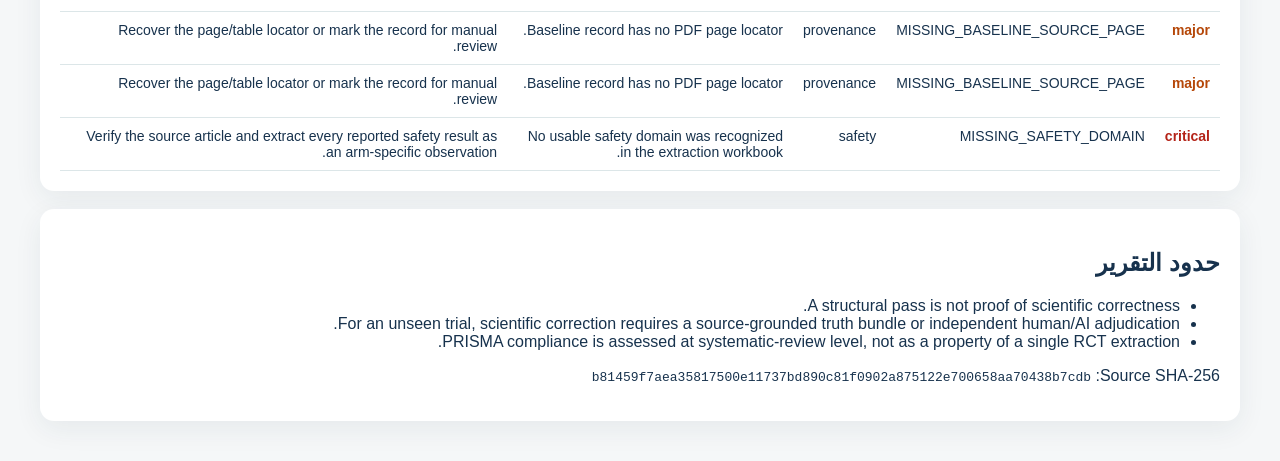
<file: outputs/studies/private-empagliflozin-empa_vs_placebo_2doses__rct4_extracted-7-4ac9c0b7b1ae/assessment.html>
<!doctype html><html lang='ar' dir='rtl'><meta charset='utf-8'><title>Mandros Blind audit</title>
<style>body{font-family:Arial,sans-serif;background:#f5f7f8;color:#17324d;margin:0}main{max-width:1200px;margin:40px auto;padding:0 24px}.hero{background:#17324d;color:white;border-radius:18px;padding:28px}.score{font-size:54px;font-weight:800}.reject{color:#ffb4a8}.grid{display:grid;grid-template-columns:1fr 2fr;gap:18px;margin-top:18px}.card{background:white;border-radius:14px;padding:20px;box-shadow:0 8px 28px #17324d12}table{border-collapse:collapse;width:100%;font-size:14px}th,td{border-bottom:1px solid #dce6e8;padding:10px;text-align:right;vertical-align:top}th{background:#e8f3f1}.sev{font-weight:700}.critical{color:#b42318}.major{color:#b54708}code{direction:ltr;display:inline-block}</style>
<main><section class='hero'><div>MANDROS BLIND · VERIFIED AUDIT</div><h1>تقييم ملف Mandros مقابل الـPDF الأصلي</h1><div class='score'>0/100</div><h2 class='reject'>REJECT</h2><p>10 أخطاء مانعة، 78 ملاحظة موثقة. النجاح البنيوي لا يساوي صحة علمية.</p></section>
<div class='grid'><section class='card'><h2>الدرجات</h2><table><tr><td>Numerical Accuracy</td><td>0</td></tr><tr><td>Statistical Interpretation</td><td>0</td></tr><tr><td>Pico Eligibility</td><td>0</td></tr><tr><td>Outcome Completeness</td><td>0</td></tr><tr><td>Duplication Integrity</td><td>0</td></tr><tr><td>Structure Traceability</td><td>0</td></tr></table></section><section class='card'><h2>النتيجة العلمية</h2><p>تم تطبيق قواعد التحقق البنيوية والعلمية المتاحة محليًا. راجع سجل الأخطاء أدناه؛ لا يُنشئ النظام قيمًا علمية بديلة من دون مصدر موثّق وحزمة حقيقة مطابقة.</p><p>حزمة المصدر المطابقة: <code>دراسة جديدة غير موجودة في حزم التحقق المحلية</code></p></section></div>
<section class='card' style='margin-top:18px'><h2>سجل الأخطاء</h2><table><thead><tr><th>الشدة</th><th>الكود</th><th>المجال</th><th>المشكلة</th><th>الإجراء</th></tr></thead><tbody><tr><td><span class='sev critical'>critical</span></td><td>EVENT_COUNT_PERCENT_UNIT</td><td>statistics</td><td>A numerical patient/event count is labeled with the percent unit.</td><td>Use a count/participants unit for the event count and keep the printed percentage in its separate percentage field.</td></tr><tr><td><span class='sev critical'>critical</span></td><td>EVENT_COUNT_PERCENT_UNIT</td><td>statistics</td><td>A numerical patient/event count is labeled with the percent unit.</td><td>Use a count/participants unit for the event count and keep the printed percentage in its separate percentage field.</td></tr><tr><td><span class='sev critical'>critical</span></td><td>EVENT_COUNT_PERCENT_UNIT</td><td>statistics</td><td>A numerical patient/event count is labeled with the percent unit.</td><td>Use a count/participants unit for the event count and keep the printed percentage in its separate percentage field.</td></tr><tr><td><span class='sev major'>major</span></td><td>NON_ATOMIC_P_VALUE</td><td>statistics</td><td>p-value combines the comparison operator and number in one cell.</td><td>Split p_operator and numeric p_value.</td></tr><tr><td><span class='sev major'>major</span></td><td>NON_ATOMIC_P_VALUE</td><td>statistics</td><td>p-value combines the comparison operator and number in one cell.</td><td>Split p_operator and numeric p_value.</td></tr><tr><td><span class='sev major'>major</span></td><td>NON_ATOMIC_P_VALUE</td><td>statistics</td><td>p-value combines the comparison operator and number in one cell.</td><td>Split p_operator and numeric p_value.</td></tr><tr><td><span class='sev major'>major</span></td><td>NON_ATOMIC_P_VALUE</td><td>statistics</td><td>p-value combines the comparison operator and number in one cell.</td><td>Split p_operator and numeric p_value.</td></tr><tr><td><span class='sev major'>major</span></td><td>NON_ATOMIC_P_VALUE</td><td>statistics</td><td>p-value combines the comparison operator and number in one cell.</td><td>Split p_operator and numeric p_value.</td></tr><tr><td><span class='sev major'>major</span></td><td>NON_ATOMIC_P_VALUE</td><td>statistics</td><td>p-value combines the comparison operator and number in one cell.</td><td>Split p_operator and numeric p_value.</td></tr><tr><td><span class='sev major'>major</span></td><td>NON_ATOMIC_P_VALUE</td><td>statistics</td><td>p-value combines the comparison operator and number in one cell.</td><td>Split p_operator and numeric p_value.</td></tr><tr><td><span class='sev major'>major</span></td><td>NON_ATOMIC_P_VALUE</td><td>statistics</td><td>p-value combines the comparison operator and number in one cell.</td><td>Split p_operator and numeric p_value.</td></tr><tr><td><span class='sev major'>major</span></td><td>NON_ATOMIC_P_VALUE</td><td>statistics</td><td>p-value combines the comparison operator and number in one cell.</td><td>Split p_operator and numeric p_value.</td></tr><tr><td><span class='sev major'>major</span></td><td>NON_ATOMIC_P_VALUE</td><td>statistics</td><td>p-value combines the comparison operator and number in one cell.</td><td>Split p_operator and numeric p_value.</td></tr><tr><td><span class='sev major'>major</span></td><td>NON_ATOMIC_P_VALUE</td><td>statistics</td><td>p-value combines the comparison operator and number in one cell.</td><td>Split p_operator and numeric p_value.</td></tr><tr><td><span class='sev major'>major</span></td><td>NON_ATOMIC_P_VALUE</td><td>statistics</td><td>p-value combines the comparison operator and number in one cell.</td><td>Split p_operator and numeric p_value.</td></tr><tr><td><span class='sev major'>major</span></td><td>NON_ATOMIC_P_VALUE</td><td>statistics</td><td>p-value combines the comparison operator and number in one cell.</td><td>Split p_operator and numeric p_value.</td></tr><tr><td><span class='sev major'>major</span></td><td>NON_ATOMIC_P_VALUE</td><td>statistics</td><td>p-value combines the comparison operator and number in one cell.</td><td>Split p_operator and numeric p_value.</td></tr><tr><td><span class='sev critical'>critical</span></td><td>EVENT_COUNT_PERCENT_UNIT</td><td>statistics</td><td>A numerical patient/event count is labeled with the percent unit.</td><td>Use a count/participants unit for the event count and keep the printed percentage in its separate percentage field.</td></tr><tr><td><span class='sev critical'>critical</span></td><td>EVENT_COUNT_PERCENT_UNIT</td><td>statistics</td><td>A numerical patient/event count is labeled with the percent unit.</td><td>Use a count/participants unit for the event count and keep the printed percentage in its separate percentage field.</td></tr><tr><td><span class='sev critical'>critical</span></td><td>EVENT_COUNT_PERCENT_UNIT</td><td>statistics</td><td>A numerical patient/event count is labeled with the percent unit.</td><td>Use a count/participants unit for the event count and keep the printed percentage in its separate percentage field.</td></tr><tr><td><span class='sev critical'>critical</span></td><td>EVENT_COUNT_PERCENT_UNIT</td><td>statistics</td><td>A numerical patient/event count is labeled with the percent unit.</td><td>Use a count/participants unit for the event count and keep the printed percentage in its separate percentage field.</td></tr><tr><td><span class='sev critical'>critical</span></td><td>EVENT_COUNT_PERCENT_UNIT</td><td>statistics</td><td>A numerical patient/event count is labeled with the percent unit.</td><td>Use a count/participants unit for the event count and keep the printed percentage in its separate percentage field.</td></tr><tr><td><span class='sev critical'>critical</span></td><td>EVENT_COUNT_PERCENT_UNIT</td><td>statistics</td><td>A numerical patient/event count is labeled with the percent unit.</td><td>Use a count/participants unit for the event count and keep the printed percentage in its separate percentage field.</td></tr><tr><td><span class='sev major'>major</span></td><td>MISSING_BASELINE_SOURCE_PAGE</td><td>provenance</td><td>Baseline record has no PDF page locator.</td><td>Recover the page/table locator or mark the record for manual review.</td></tr><tr><td><span class='sev major'>major</span></td><td>MISSING_BASELINE_SOURCE_PAGE</td><td>provenance</td><td>Baseline record has no PDF page locator.</td><td>Recover the page/table locator or mark the record for manual review.</td></tr><tr><td><span class='sev major'>major</span></td><td>MISSING_BASELINE_SOURCE_PAGE</td><td>provenance</td><td>Baseline record has no PDF page locator.</td><td>Recover the page/table locator or mark the record for manual review.</td></tr><tr><td><span class='sev major'>major</span></td><td>MISSING_BASELINE_SOURCE_PAGE</td><td>provenance</td><td>Baseline record has no PDF page locator.</td><td>Recover the page/table locator or mark the record for manual review.</td></tr><tr><td><span class='sev major'>major</span></td><td>MISSING_BASELINE_SOURCE_PAGE</td><td>provenance</td><td>Baseline record has no PDF page locator.</td><td>Recover the page/table locator or mark the record for manual review.</td></tr><tr><td><span class='sev major'>major</span></td><td>MISSING_BASELINE_SOURCE_PAGE</td><td>provenance</td><td>Baseline record has no PDF page locator.</td><td>Recover the page/table locator or mark the record for manual review.</td></tr><tr><td><span class='sev major'>major</span></td><td>MISSING_BASELINE_SOURCE_PAGE</td><td>provenance</td><td>Baseline record has no PDF page locator.</td><td>Recover the page/table locator or mark the record for manual review.</td></tr><tr><td><span class='sev major'>major</span></td><td>MISSING_BASELINE_SOURCE_PAGE</td><td>provenance</td><td>Baseline record has no PDF page locator.</td><td>Recover the page/table locator or mark the record for manual review.</td></tr><tr><td><span class='sev major'>major</span></td><td>MISSING_BASELINE_SOURCE_PAGE</td><td>provenance</td><td>Baseline record has no PDF page locator.</td><td>Recover the page/table locator or mark the record for manual review.</td></tr><tr><td><span class='sev major'>major</span></td><td>MISSING_BASELINE_SOURCE_PAGE</td><td>provenance</td><td>Baseline record has no PDF page locator.</td><td>Recover the page/table locator or mark the record for manual review.</td></tr><tr><td><span class='sev major'>major</span></td><td>MISSING_BASELINE_SOURCE_PAGE</td><td>provenance</td><td>Baseline record has no PDF page locator.</td><td>Recover the page/table locator or mark the record for manual review.</td></tr><tr><td><span class='sev major'>major</span></td><td>MISSING_BASELINE_SOURCE_PAGE</td><td>provenance</td><td>Baseline record has no PDF page locator.</td><td>Recover the page/table locator or mark the record for manual review.</td></tr><tr><td><span class='sev major'>major</span></td><td>MISSING_BASELINE_SOURCE_PAGE</td><td>provenance</td><td>Baseline record has no PDF page locator.</td><td>Recover the page/table locator or mark the record for manual review.</td></tr><tr><td><span class='sev major'>major</span></td><td>MISSING_BASELINE_SOURCE_PAGE</td><td>provenance</td><td>Baseline record has no PDF page locator.</td><td>Recover the page/table locator or mark the record for manual review.</td></tr><tr><td><span class='sev major'>major</span></td><td>MISSING_BASELINE_SOURCE_PAGE</td><td>provenance</td><td>Baseline record has no PDF page locator.</td><td>Recover the page/table locator or mark the record for manual review.</td></tr><tr><td><span class='sev major'>major</span></td><td>MISSING_BASELINE_SOURCE_PAGE</td><td>provenance</td><td>Baseline record has no PDF page locator.</td><td>Recover the page/table locator or mark the record for manual review.</td></tr><tr><td><span class='sev major'>major</span></td><td>MISSING_BASELINE_SOURCE_PAGE</td><td>provenance</td><td>Baseline record has no PDF page locator.</td><td>Recover the page/table locator or mark the record for manual review.</td></tr><tr><td><span class='sev major'>major</span></td><td>MISSING_BASELINE_SOURCE_PAGE</td><td>provenance</td><td>Baseline record has no PDF page locator.</td><td>Recover the page/table locator or mark the record for manual review.</td></tr><tr><td><span class='sev major'>major</span></td><td>MISSING_BASELINE_SOURCE_PAGE</td><td>provenance</td><td>Baseline record has no PDF page locator.</td><td>Recover the page/table locator or mark the record for manual review.</td></tr><tr><td><span class='sev major'>major</span></td><td>MISSING_BASELINE_SOURCE_PAGE</td><td>provenance</td><td>Baseline record has no PDF page locator.</td><td>Recover the page/table locator or mark the record for manual review.</td></tr><tr><td><span class='sev major'>major</span></td><td>MISSING_BASELINE_SOURCE_PAGE</td><td>provenance</td><td>Baseline record has no PDF page locator.</td><td>Recover the page/table locator or mark the record for manual review.</td></tr><tr><td><span class='sev major'>major</span></td><td>MISSING_BASELINE_SOURCE_PAGE</td><td>provenance</td><td>Baseline record has no PDF page locator.</td><td>Recover the page/table locator or mark the record for manual review.</td></tr><tr><td><span class='sev major'>major</span></td><td>MISSING_BASELINE_SOURCE_PAGE</td><td>provenance</td><td>Baseline record has no PDF page locator.</td><td>Recover the page/table locator or mark the record for manual review.</td></tr><tr><td><span class='sev major'>major</span></td><td>MISSING_BASELINE_SOURCE_PAGE</td><td>provenance</td><td>Baseline record has no PDF page locator.</td><td>Recover the page/table locator or mark the record for manual review.</td></tr><tr><td><span class='sev major'>major</span></td><td>MISSING_BASELINE_SOURCE_PAGE</td><td>provenance</td><td>Baseline record has no PDF page locator.</td><td>Recover the page/table locator or mark the record for manual review.</td></tr><tr><td><span class='sev major'>major</span></td><td>MISSING_BASELINE_SOURCE_PAGE</td><td>provenance</td><td>Baseline record has no PDF page locator.</td><td>Recover the page/table locator or mark the record for manual review.</td></tr><tr><td><span class='sev major'>major</span></td><td>MISSING_BASELINE_SOURCE_PAGE</td><td>provenance</td><td>Baseline record has no PDF page locator.</td><td>Recover the page/table locator or mark the record for manual review.</td></tr><tr><td><span class='sev major'>major</span></td><td>MISSING_BASELINE_SOURCE_PAGE</td><td>provenance</td><td>Baseline record has no PDF page locator.</td><td>Recover the page/table locator or mark the record for manual review.</td></tr><tr><td><span class='sev major'>major</span></td><td>MISSING_BASELINE_SOURCE_PAGE</td><td>provenance</td><td>Baseline record has no PDF page locator.</td><td>Recover the page/table locator or mark the record for manual review.</td></tr><tr><td><span class='sev major'>major</span></td><td>MISSING_BASELINE_SOURCE_PAGE</td><td>provenance</td><td>Baseline record has no PDF page locator.</td><td>Recover the page/table locator or mark the record for manual review.</td></tr><tr><td><span class='sev major'>major</span></td><td>MISSING_BASELINE_SOURCE_PAGE</td><td>provenance</td><td>Baseline record has no PDF page locator.</td><td>Recover the page/table locator or mark the record for manual review.</td></tr><tr><td><span class='sev major'>major</span></td><td>MISSING_BASELINE_SOURCE_PAGE</td><td>provenance</td><td>Baseline record has no PDF page locator.</td><td>Recover the page/table locator or mark the record for manual review.</td></tr><tr><td><span class='sev major'>major</span></td><td>MISSING_BASELINE_SOURCE_PAGE</td><td>provenance</td><td>Baseline record has no PDF page locator.</td><td>Recover the page/table locator or mark the record for manual review.</td></tr><tr><td><span class='sev major'>major</span></td><td>MISSING_BASELINE_SOURCE_PAGE</td><td>provenance</td><td>Baseline record has no PDF page locator.</td><td>Recover the page/table locator or mark the record for manual review.</td></tr><tr><td><span class='sev major'>major</span></td><td>MISSING_BASELINE_SOURCE_PAGE</td><td>provenance</td><td>Baseline record has no PDF page locator.</td><td>Recover the page/table locator or mark the record for manual review.</td></tr><tr><td><span class='sev major'>major</span></td><td>MISSING_BASELINE_SOURCE_PAGE</td><td>provenance</td><td>Baseline record has no PDF page locator.</td><td>Recover the page/table locator or mark the record for manual review.</td></tr><tr><td><span class='sev major'>major</span></td><td>MISSING_BASELINE_SOURCE_PAGE</td><td>provenance</td><td>Baseline record has no PDF page locator.</td><td>Recover the page/table locator or mark the record for manual review.</td></tr><tr><td><span class='sev major'>major</span></td><td>MISSING_BASELINE_SOURCE_PAGE</td><td>provenance</td><td>Baseline record has no PDF page locator.</td><td>Recover the page/table locator or mark the record for manual review.</td></tr><tr><td><span class='sev major'>major</span></td><td>MISSING_BASELINE_SOURCE_PAGE</td><td>provenance</td><td>Baseline record has no PDF page locator.</td><td>Recover the page/table locator or mark the record for manual review.</td></tr><tr><td><span class='sev major'>major</span></td><td>MISSING_BASELINE_SOURCE_PAGE</td><td>provenance</td><td>Baseline record has no PDF page locator.</td><td>Recover the page/table locator or mark the record for manual review.</td></tr><tr><td><span class='sev major'>major</span></td><td>MISSING_BASELINE_SOURCE_PAGE</td><td>provenance</td><td>Baseline record has no PDF page locator.</td><td>Recover the page/table locator or mark the record for manual review.</td></tr><tr><td><span class='sev major'>major</span></td><td>MISSING_BASELINE_SOURCE_PAGE</td><td>provenance</td><td>Baseline record has no PDF page locator.</td><td>Recover the page/table locator or mark the record for manual review.</td></tr><tr><td><span class='sev major'>major</span></td><td>MISSING_BASELINE_SOURCE_PAGE</td><td>provenance</td><td>Baseline record has no PDF page locator.</td><td>Recover the page/table locator or mark the record for manual review.</td></tr><tr><td><span class='sev major'>major</span></td><td>MISSING_BASELINE_SOURCE_PAGE</td><td>provenance</td><td>Baseline record has no PDF page locator.</td><td>Recover the page/table locator or mark the record for manual review.</td></tr><tr><td><span class='sev major'>major</span></td><td>MISSING_BASELINE_SOURCE_PAGE</td><td>provenance</td><td>Baseline record has no PDF page locator.</td><td>Recover the page/table locator or mark the record for manual review.</td></tr><tr><td><span class='sev major'>major</span></td><td>MISSING_BASELINE_SOURCE_PAGE</td><td>provenance</td><td>Baseline record has no PDF page locator.</td><td>Recover the page/table locator or mark the record for manual review.</td></tr><tr><td><span class='sev major'>major</span></td><td>MISSING_BASELINE_SOURCE_PAGE</td><td>provenance</td><td>Baseline record has no PDF page locator.</td><td>Recover the page/table locator or mark the record for manual review.</td></tr><tr><td><span class='sev major'>major</span></td><td>MISSING_BASELINE_SOURCE_PAGE</td><td>provenance</td><td>Baseline record has no PDF page locator.</td><td>Recover the page/table locator or mark the record for manual review.</td></tr><tr><td><span class='sev major'>major</span></td><td>MISSING_BASELINE_SOURCE_PAGE</td><td>provenance</td><td>Baseline record has no PDF page locator.</td><td>Recover the page/table locator or mark the record for manual review.</td></tr><tr><td><span class='sev major'>major</span></td><td>MISSING_BASELINE_SOURCE_PAGE</td><td>provenance</td><td>Baseline record has no PDF page locator.</td><td>Recover the page/table locator or mark the record for manual review.</td></tr><tr><td><span class='sev major'>major</span></td><td>MISSING_BASELINE_SOURCE_PAGE</td><td>provenance</td><td>Baseline record has no PDF page locator.</td><td>Recover the page/table locator or mark the record for manual review.</td></tr><tr><td><span class='sev major'>major</span></td><td>MISSING_BASELINE_SOURCE_PAGE</td><td>provenance</td><td>Baseline record has no PDF page locator.</td><td>Recover the page/table locator or mark the record for manual review.</td></tr><tr><td><span class='sev major'>major</span></td><td>MISSING_BASELINE_SOURCE_PAGE</td><td>provenance</td><td>Baseline record has no PDF page locator.</td><td>Recover the page/table locator or mark the record for manual review.</td></tr><tr><td><span class='sev major'>major</span></td><td>MISSING_BASELINE_SOURCE_PAGE</td><td>provenance</td><td>Baseline record has no PDF page locator.</td><td>Recover the page/table locator or mark the record for manual review.</td></tr><tr><td><span class='sev critical'>critical</span></td><td>MISSING_SAFETY_DOMAIN</td><td>safety</td><td>No usable safety domain was recognized in the extraction workbook.</td><td>Verify the source article and extract every reported safety result as an arm-specific observation.</td></tr></tbody></table></section>
<section class='card' style='margin-top:18px'><h2>حدود التقرير</h2><ul><li>A structural pass is not proof of scientific correctness.</li><li>For an unseen trial, scientific correction requires a source-grounded truth bundle or independent human/AI adjudication.</li><li>PRISMA compliance is assessed at systematic-review level, not as a property of a single RCT extraction.</li></ul><p>Source SHA-256: <code>b81459f7aea35817500e11737bd890c81f0902a875122e700658aa70438b7cdb</code></p></section></main></html>
</file>
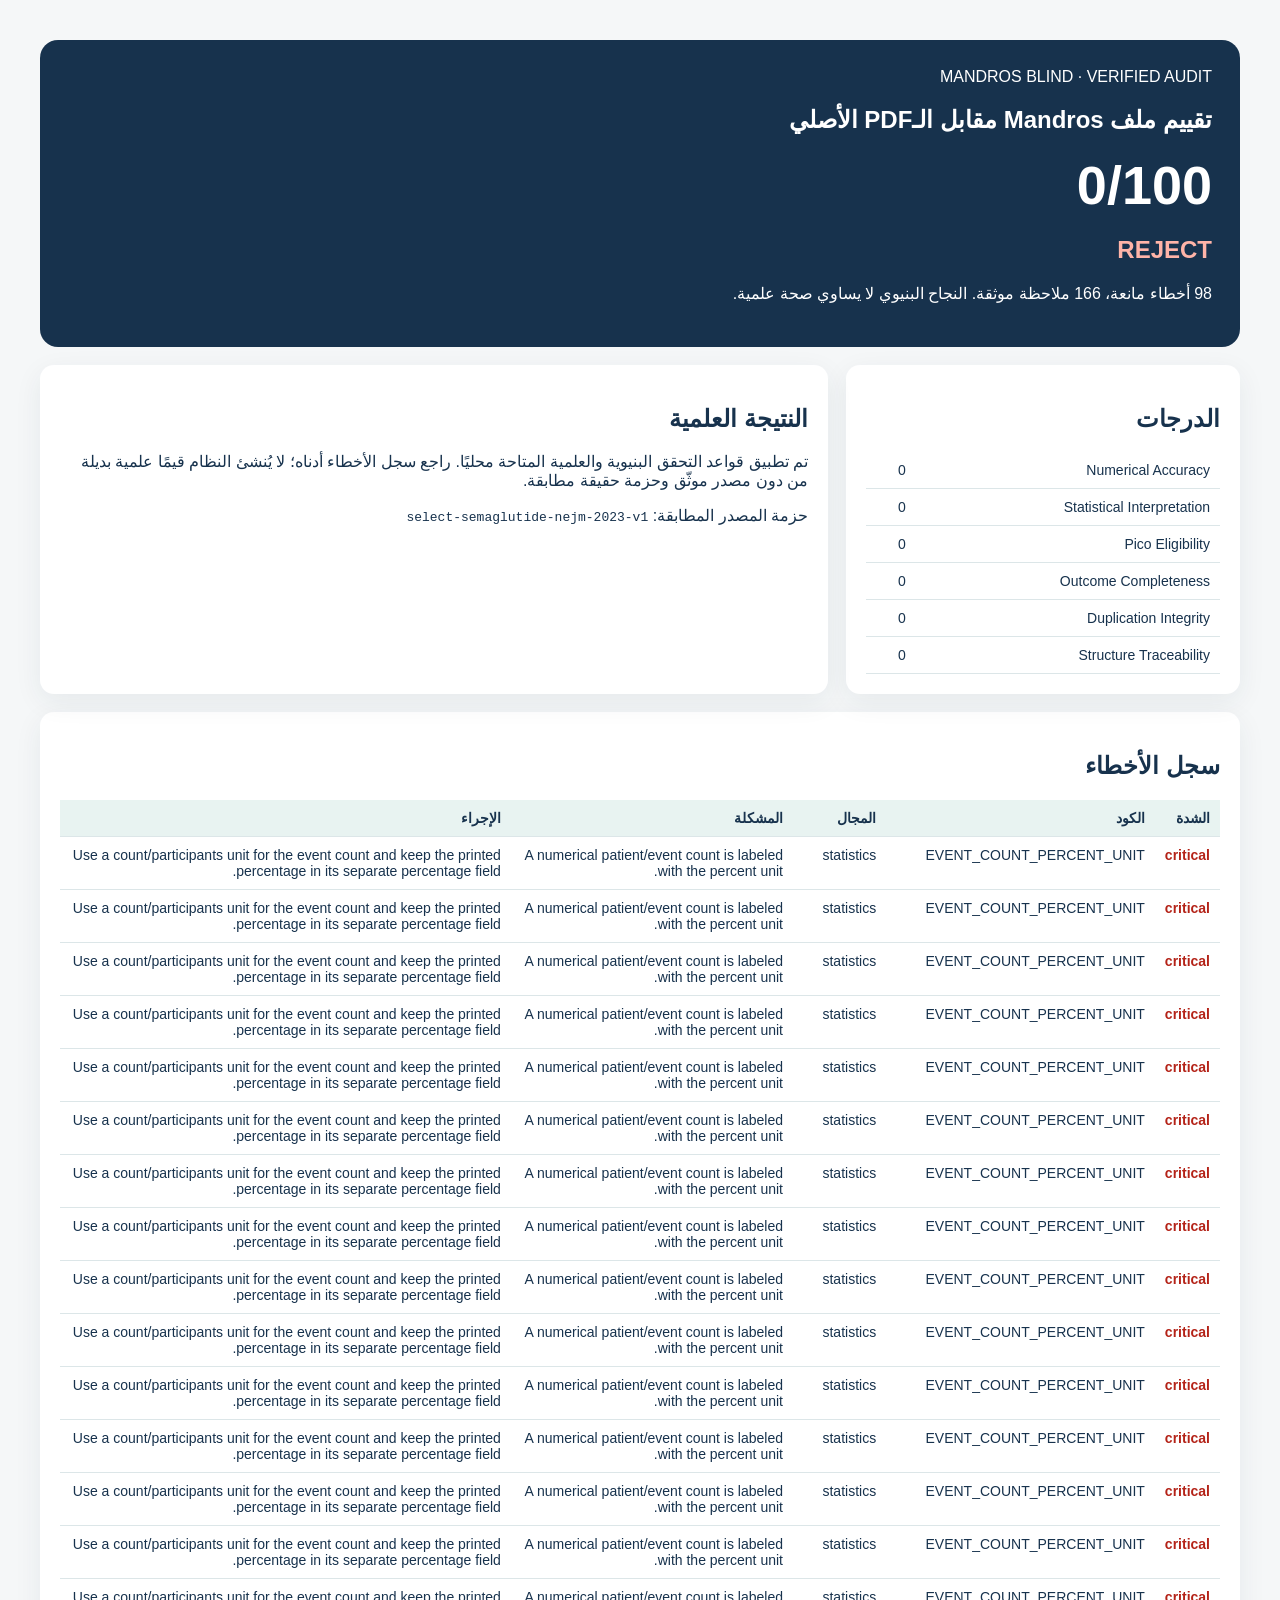
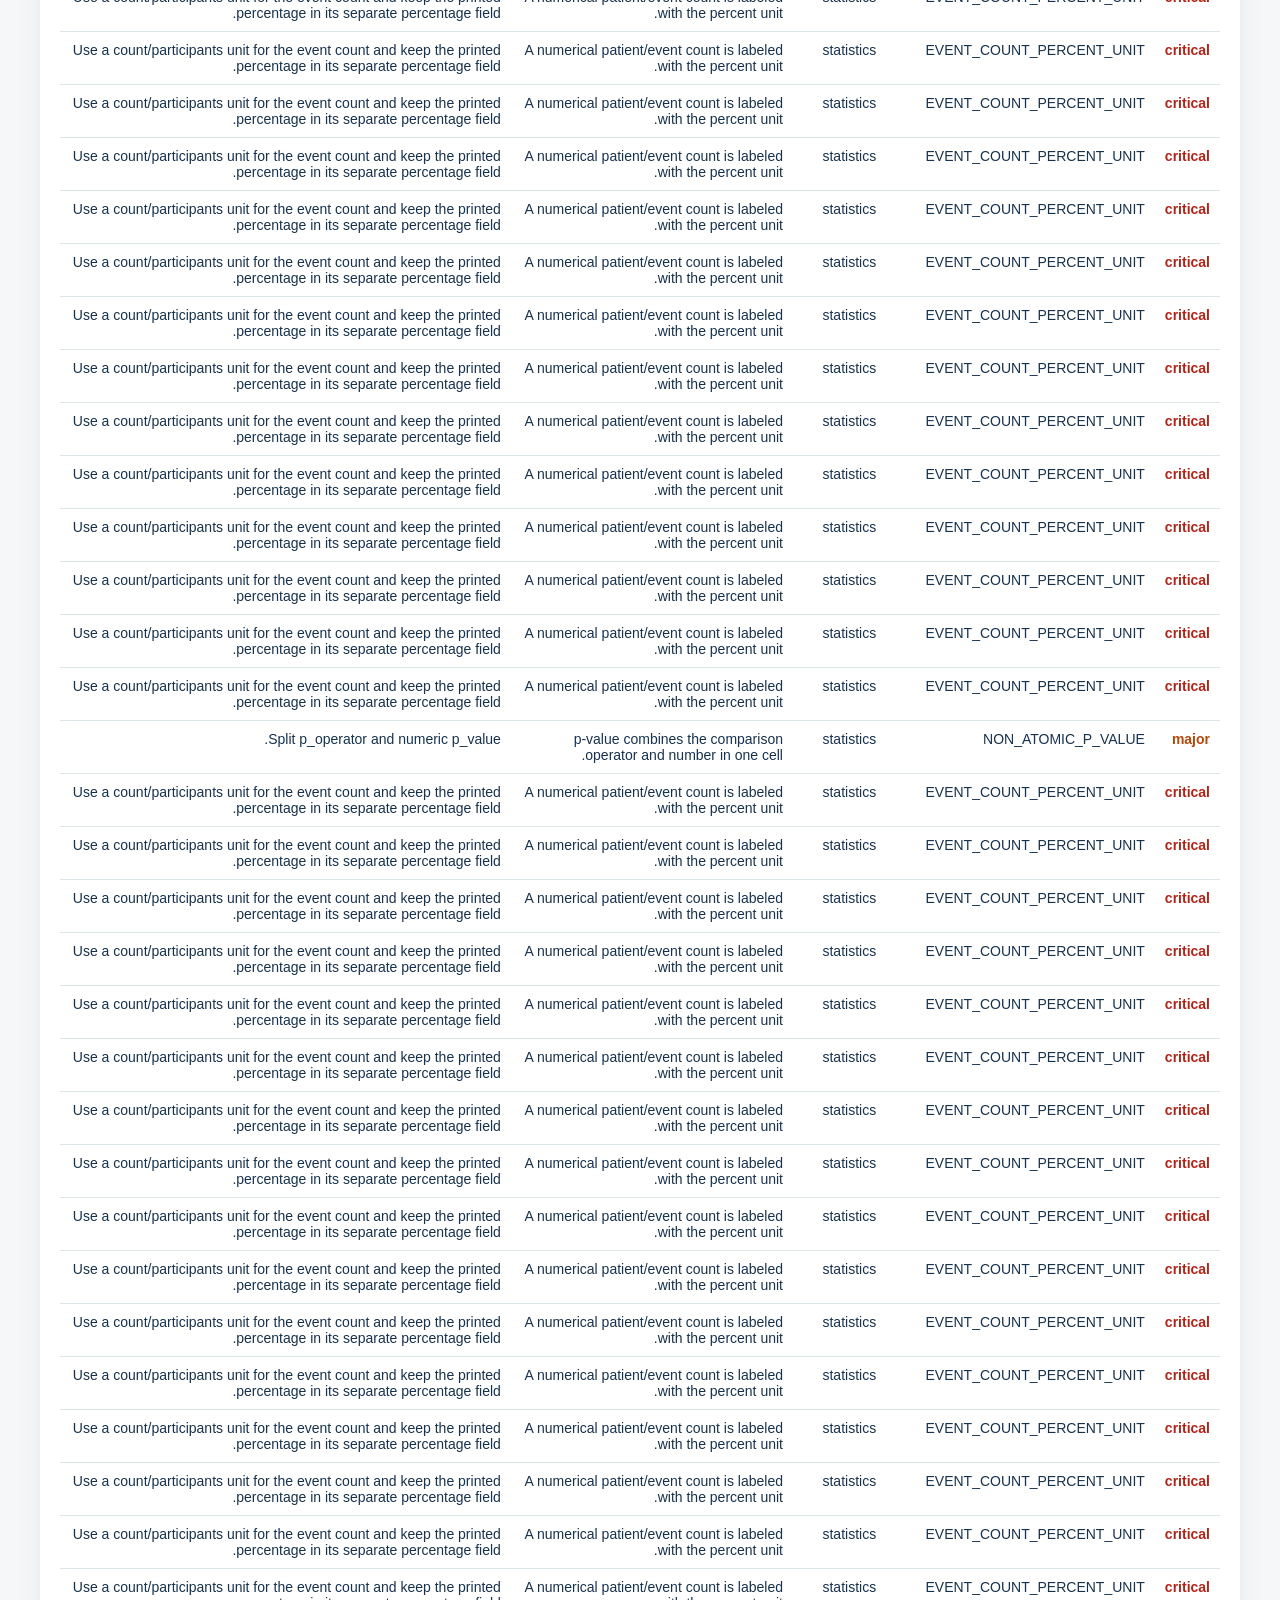
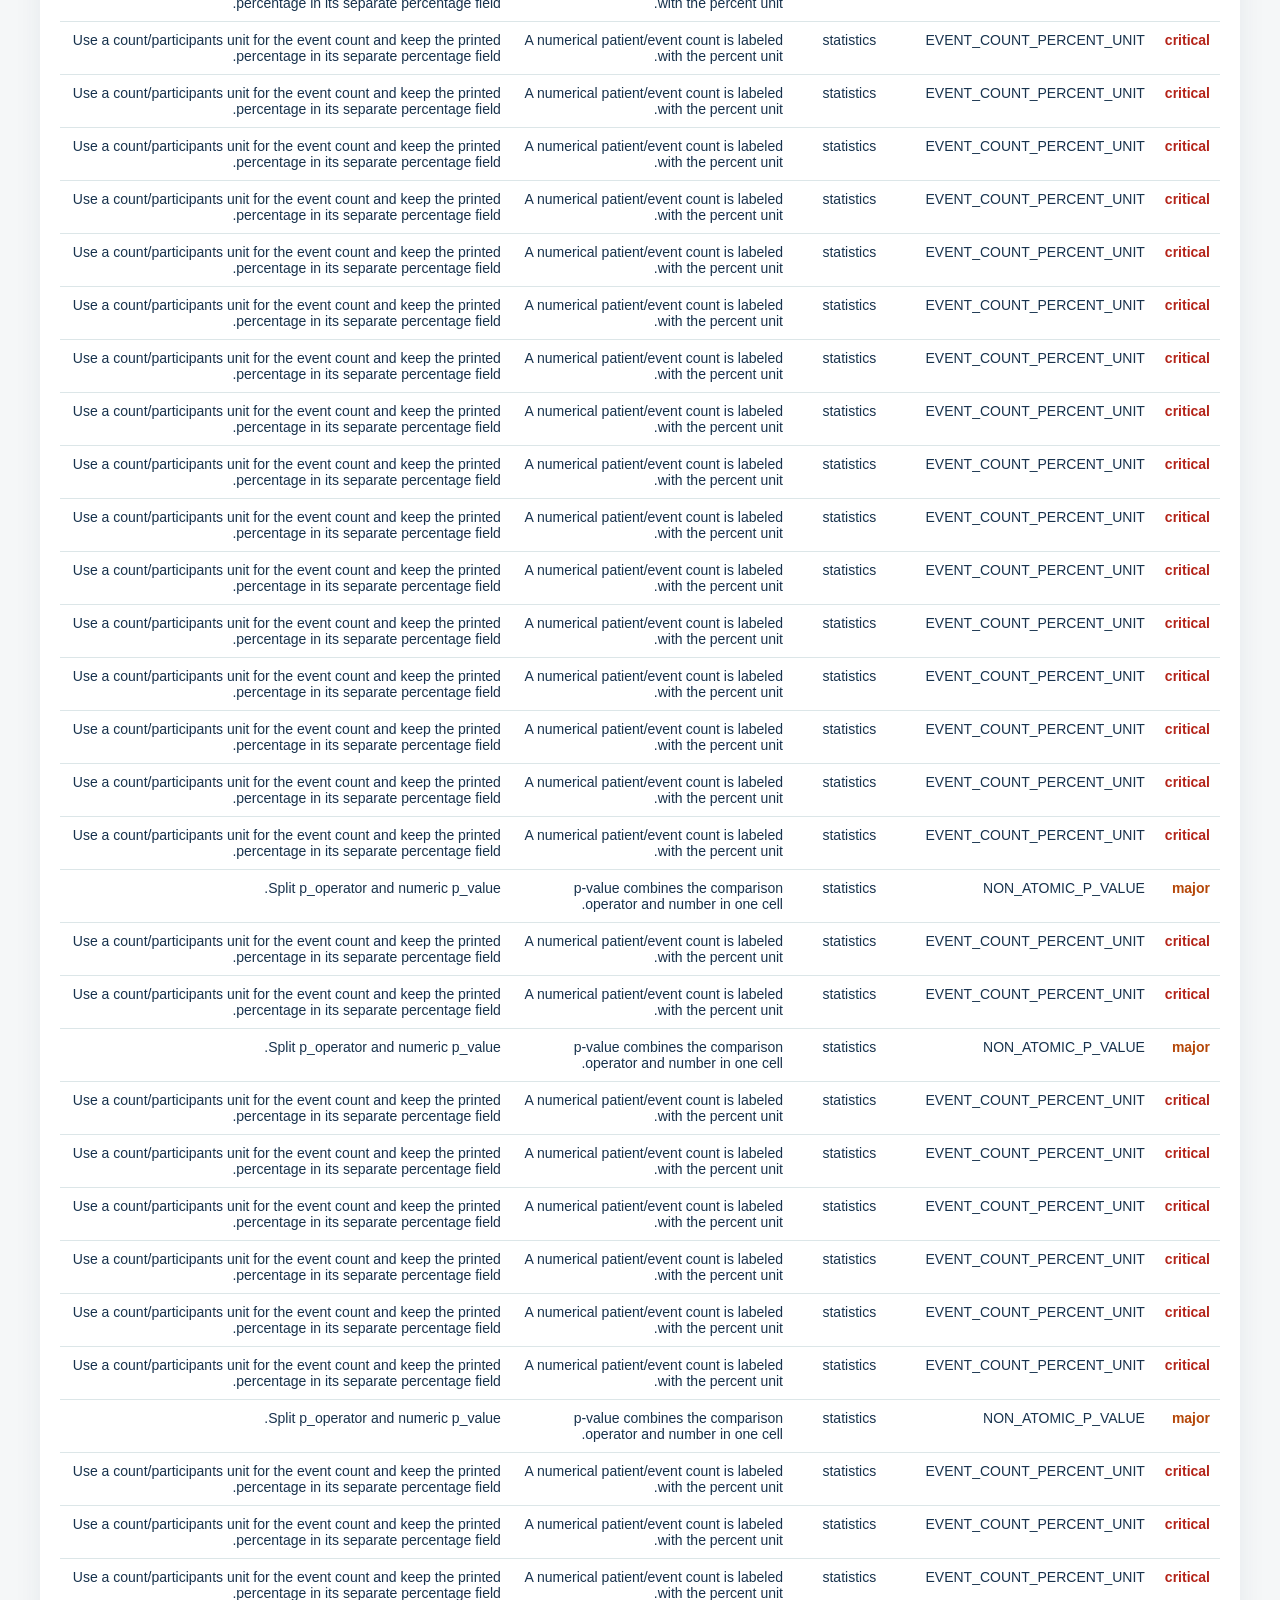
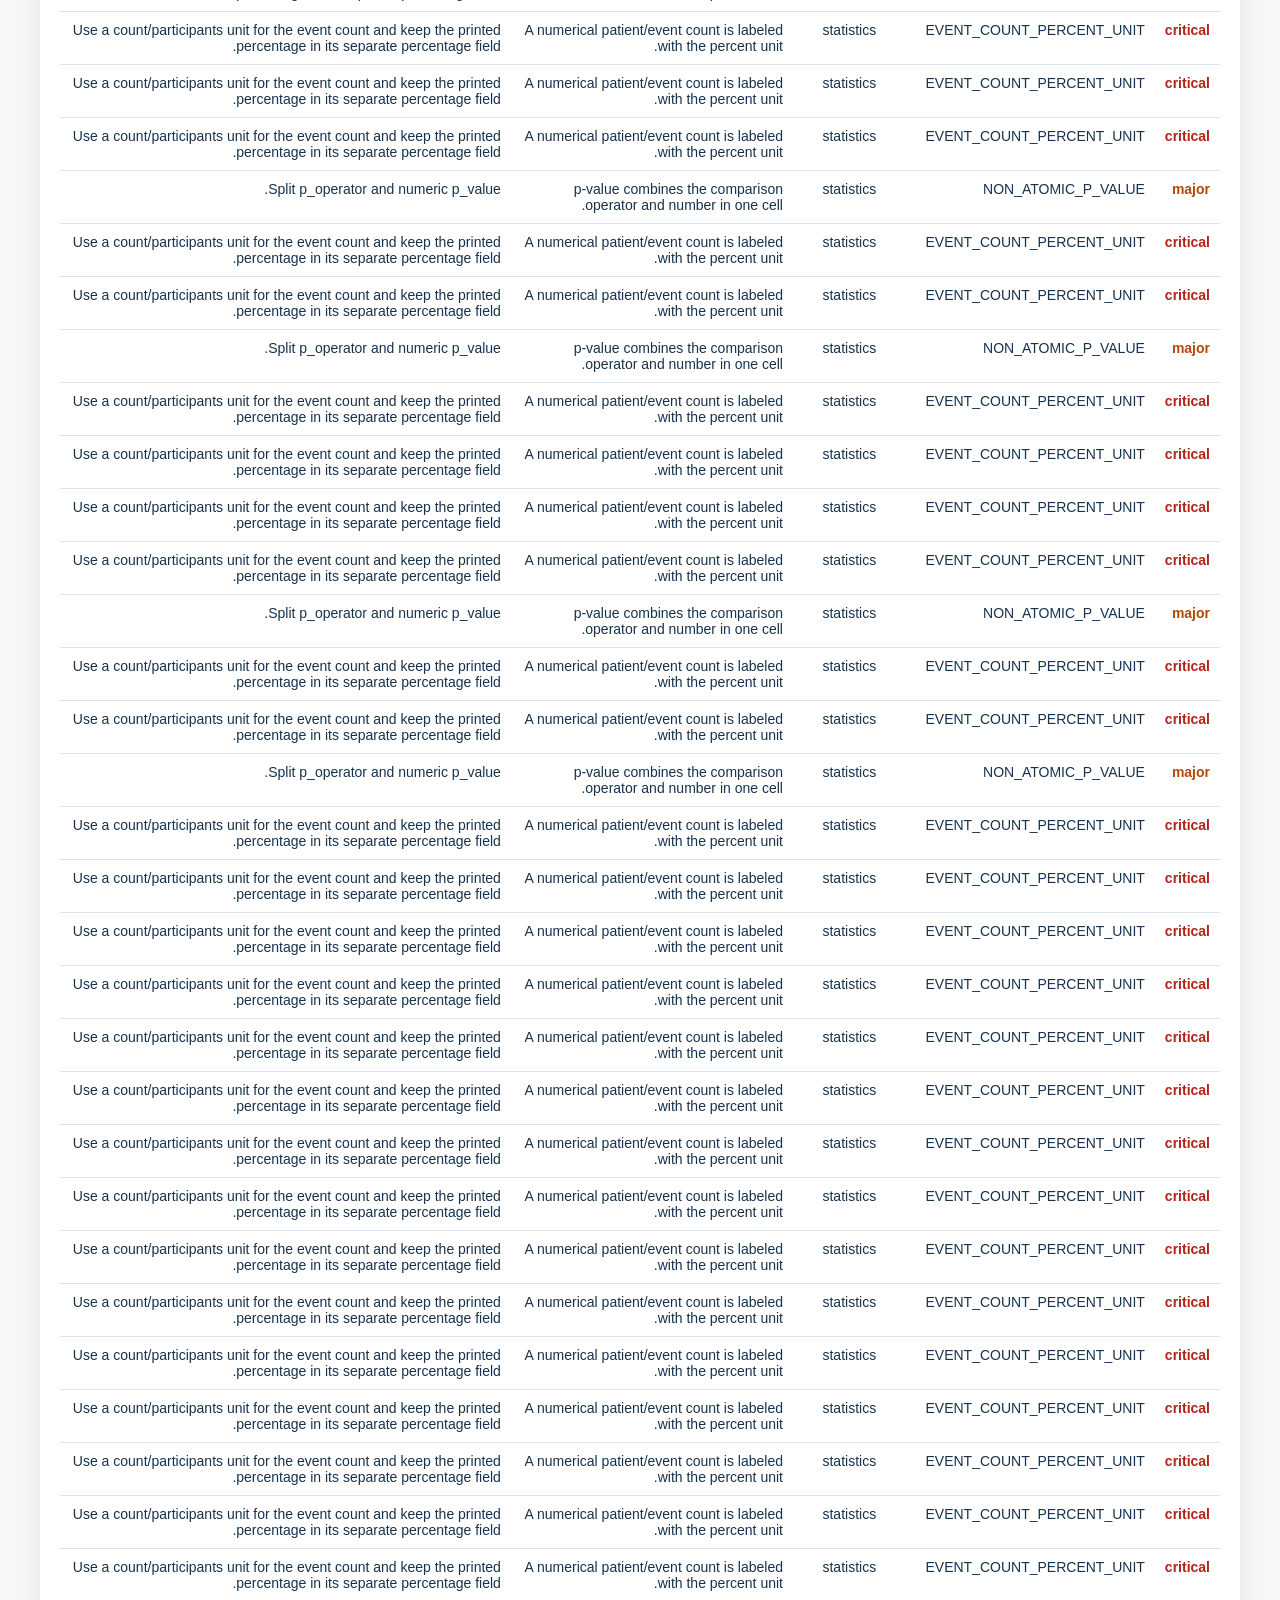
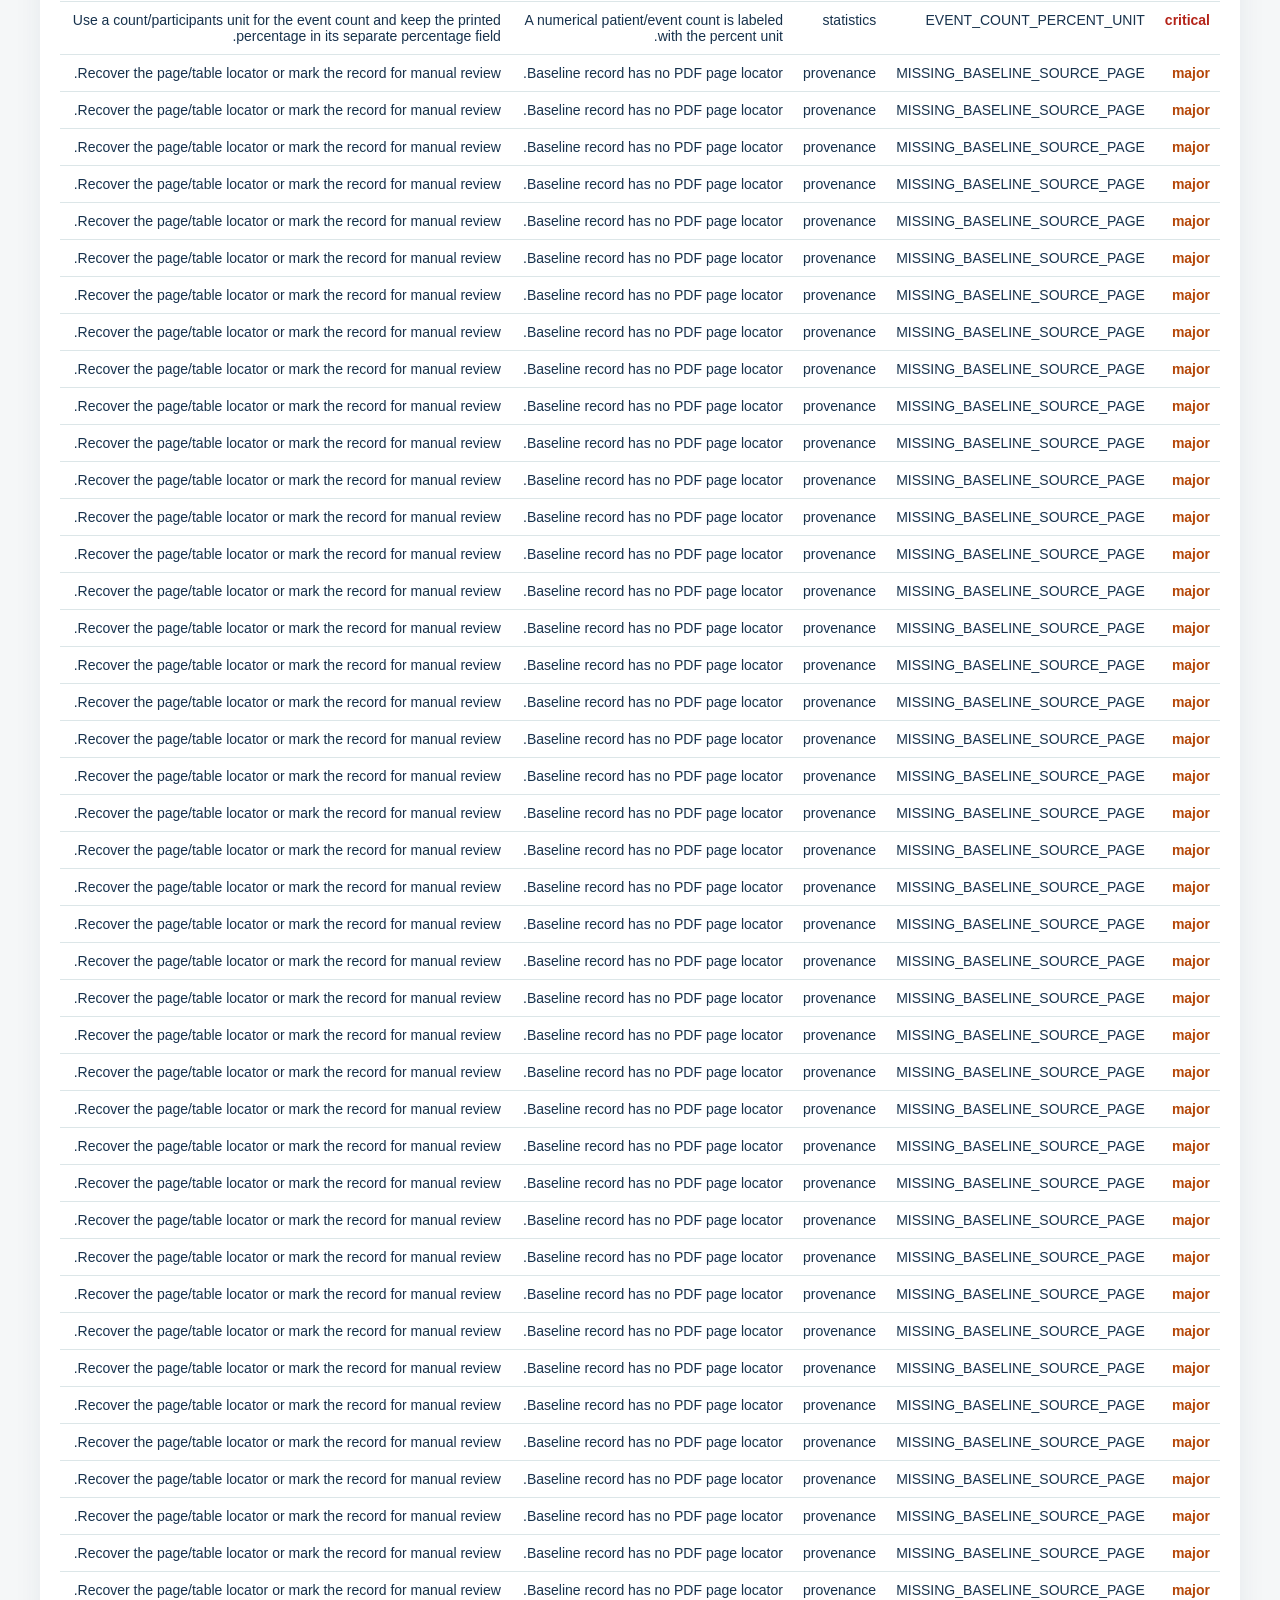
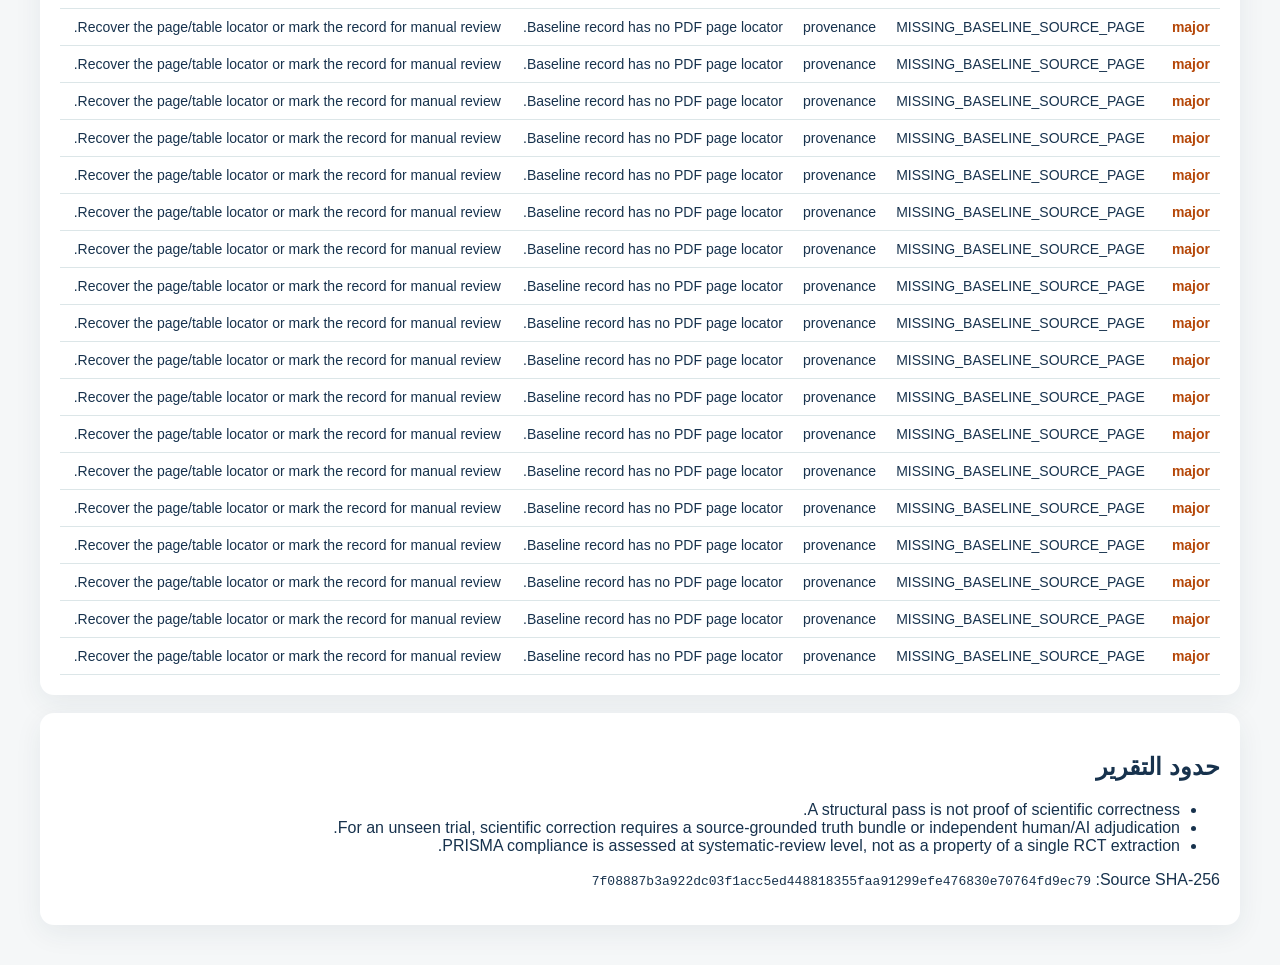
<file: outputs/studies/private-semaglutide-obesity-trial-semaglutide-obesity-without-dm_extracted-1676c841b082/assessment.html>
<!doctype html><html lang='ar' dir='rtl'><meta charset='utf-8'><title>Mandros Blind audit</title>
<style>body{font-family:Arial,sans-serif;background:#f5f7f8;color:#17324d;margin:0}main{max-width:1200px;margin:40px auto;padding:0 24px}.hero{background:#17324d;color:white;border-radius:18px;padding:28px}.score{font-size:54px;font-weight:800}.reject{color:#ffb4a8}.grid{display:grid;grid-template-columns:1fr 2fr;gap:18px;margin-top:18px}.card{background:white;border-radius:14px;padding:20px;box-shadow:0 8px 28px #17324d12}table{border-collapse:collapse;width:100%;font-size:14px}th,td{border-bottom:1px solid #dce6e8;padding:10px;text-align:right;vertical-align:top}th{background:#e8f3f1}.sev{font-weight:700}.critical{color:#b42318}.major{color:#b54708}code{direction:ltr;display:inline-block}</style>
<main><section class='hero'><div>MANDROS BLIND · VERIFIED AUDIT</div><h1>تقييم ملف Mandros مقابل الـPDF الأصلي</h1><div class='score'>0/100</div><h2 class='reject'>REJECT</h2><p>98 أخطاء مانعة، 166 ملاحظة موثقة. النجاح البنيوي لا يساوي صحة علمية.</p></section>
<div class='grid'><section class='card'><h2>الدرجات</h2><table><tr><td>Numerical Accuracy</td><td>0</td></tr><tr><td>Statistical Interpretation</td><td>0</td></tr><tr><td>Pico Eligibility</td><td>0</td></tr><tr><td>Outcome Completeness</td><td>0</td></tr><tr><td>Duplication Integrity</td><td>0</td></tr><tr><td>Structure Traceability</td><td>0</td></tr></table></section><section class='card'><h2>النتيجة العلمية</h2><p>تم تطبيق قواعد التحقق البنيوية والعلمية المتاحة محليًا. راجع سجل الأخطاء أدناه؛ لا يُنشئ النظام قيمًا علمية بديلة من دون مصدر موثّق وحزمة حقيقة مطابقة.</p><p>حزمة المصدر المطابقة: <code>select-semaglutide-nejm-2023-v1</code></p></section></div>
<section class='card' style='margin-top:18px'><h2>سجل الأخطاء</h2><table><thead><tr><th>الشدة</th><th>الكود</th><th>المجال</th><th>المشكلة</th><th>الإجراء</th></tr></thead><tbody><tr><td><span class='sev critical'>critical</span></td><td>EVENT_COUNT_PERCENT_UNIT</td><td>statistics</td><td>A numerical patient/event count is labeled with the percent unit.</td><td>Use a count/participants unit for the event count and keep the printed percentage in its separate percentage field.</td></tr><tr><td><span class='sev critical'>critical</span></td><td>EVENT_COUNT_PERCENT_UNIT</td><td>statistics</td><td>A numerical patient/event count is labeled with the percent unit.</td><td>Use a count/participants unit for the event count and keep the printed percentage in its separate percentage field.</td></tr><tr><td><span class='sev critical'>critical</span></td><td>EVENT_COUNT_PERCENT_UNIT</td><td>statistics</td><td>A numerical patient/event count is labeled with the percent unit.</td><td>Use a count/participants unit for the event count and keep the printed percentage in its separate percentage field.</td></tr><tr><td><span class='sev critical'>critical</span></td><td>EVENT_COUNT_PERCENT_UNIT</td><td>statistics</td><td>A numerical patient/event count is labeled with the percent unit.</td><td>Use a count/participants unit for the event count and keep the printed percentage in its separate percentage field.</td></tr><tr><td><span class='sev critical'>critical</span></td><td>EVENT_COUNT_PERCENT_UNIT</td><td>statistics</td><td>A numerical patient/event count is labeled with the percent unit.</td><td>Use a count/participants unit for the event count and keep the printed percentage in its separate percentage field.</td></tr><tr><td><span class='sev critical'>critical</span></td><td>EVENT_COUNT_PERCENT_UNIT</td><td>statistics</td><td>A numerical patient/event count is labeled with the percent unit.</td><td>Use a count/participants unit for the event count and keep the printed percentage in its separate percentage field.</td></tr><tr><td><span class='sev critical'>critical</span></td><td>EVENT_COUNT_PERCENT_UNIT</td><td>statistics</td><td>A numerical patient/event count is labeled with the percent unit.</td><td>Use a count/participants unit for the event count and keep the printed percentage in its separate percentage field.</td></tr><tr><td><span class='sev critical'>critical</span></td><td>EVENT_COUNT_PERCENT_UNIT</td><td>statistics</td><td>A numerical patient/event count is labeled with the percent unit.</td><td>Use a count/participants unit for the event count and keep the printed percentage in its separate percentage field.</td></tr><tr><td><span class='sev critical'>critical</span></td><td>EVENT_COUNT_PERCENT_UNIT</td><td>statistics</td><td>A numerical patient/event count is labeled with the percent unit.</td><td>Use a count/participants unit for the event count and keep the printed percentage in its separate percentage field.</td></tr><tr><td><span class='sev critical'>critical</span></td><td>EVENT_COUNT_PERCENT_UNIT</td><td>statistics</td><td>A numerical patient/event count is labeled with the percent unit.</td><td>Use a count/participants unit for the event count and keep the printed percentage in its separate percentage field.</td></tr><tr><td><span class='sev critical'>critical</span></td><td>EVENT_COUNT_PERCENT_UNIT</td><td>statistics</td><td>A numerical patient/event count is labeled with the percent unit.</td><td>Use a count/participants unit for the event count and keep the printed percentage in its separate percentage field.</td></tr><tr><td><span class='sev critical'>critical</span></td><td>EVENT_COUNT_PERCENT_UNIT</td><td>statistics</td><td>A numerical patient/event count is labeled with the percent unit.</td><td>Use a count/participants unit for the event count and keep the printed percentage in its separate percentage field.</td></tr><tr><td><span class='sev critical'>critical</span></td><td>EVENT_COUNT_PERCENT_UNIT</td><td>statistics</td><td>A numerical patient/event count is labeled with the percent unit.</td><td>Use a count/participants unit for the event count and keep the printed percentage in its separate percentage field.</td></tr><tr><td><span class='sev critical'>critical</span></td><td>EVENT_COUNT_PERCENT_UNIT</td><td>statistics</td><td>A numerical patient/event count is labeled with the percent unit.</td><td>Use a count/participants unit for the event count and keep the printed percentage in its separate percentage field.</td></tr><tr><td><span class='sev critical'>critical</span></td><td>EVENT_COUNT_PERCENT_UNIT</td><td>statistics</td><td>A numerical patient/event count is labeled with the percent unit.</td><td>Use a count/participants unit for the event count and keep the printed percentage in its separate percentage field.</td></tr><tr><td><span class='sev critical'>critical</span></td><td>EVENT_COUNT_PERCENT_UNIT</td><td>statistics</td><td>A numerical patient/event count is labeled with the percent unit.</td><td>Use a count/participants unit for the event count and keep the printed percentage in its separate percentage field.</td></tr><tr><td><span class='sev critical'>critical</span></td><td>EVENT_COUNT_PERCENT_UNIT</td><td>statistics</td><td>A numerical patient/event count is labeled with the percent unit.</td><td>Use a count/participants unit for the event count and keep the printed percentage in its separate percentage field.</td></tr><tr><td><span class='sev critical'>critical</span></td><td>EVENT_COUNT_PERCENT_UNIT</td><td>statistics</td><td>A numerical patient/event count is labeled with the percent unit.</td><td>Use a count/participants unit for the event count and keep the printed percentage in its separate percentage field.</td></tr><tr><td><span class='sev critical'>critical</span></td><td>EVENT_COUNT_PERCENT_UNIT</td><td>statistics</td><td>A numerical patient/event count is labeled with the percent unit.</td><td>Use a count/participants unit for the event count and keep the printed percentage in its separate percentage field.</td></tr><tr><td><span class='sev critical'>critical</span></td><td>EVENT_COUNT_PERCENT_UNIT</td><td>statistics</td><td>A numerical patient/event count is labeled with the percent unit.</td><td>Use a count/participants unit for the event count and keep the printed percentage in its separate percentage field.</td></tr><tr><td><span class='sev critical'>critical</span></td><td>EVENT_COUNT_PERCENT_UNIT</td><td>statistics</td><td>A numerical patient/event count is labeled with the percent unit.</td><td>Use a count/participants unit for the event count and keep the printed percentage in its separate percentage field.</td></tr><tr><td><span class='sev critical'>critical</span></td><td>EVENT_COUNT_PERCENT_UNIT</td><td>statistics</td><td>A numerical patient/event count is labeled with the percent unit.</td><td>Use a count/participants unit for the event count and keep the printed percentage in its separate percentage field.</td></tr><tr><td><span class='sev critical'>critical</span></td><td>EVENT_COUNT_PERCENT_UNIT</td><td>statistics</td><td>A numerical patient/event count is labeled with the percent unit.</td><td>Use a count/participants unit for the event count and keep the printed percentage in its separate percentage field.</td></tr><tr><td><span class='sev critical'>critical</span></td><td>EVENT_COUNT_PERCENT_UNIT</td><td>statistics</td><td>A numerical patient/event count is labeled with the percent unit.</td><td>Use a count/participants unit for the event count and keep the printed percentage in its separate percentage field.</td></tr><tr><td><span class='sev critical'>critical</span></td><td>EVENT_COUNT_PERCENT_UNIT</td><td>statistics</td><td>A numerical patient/event count is labeled with the percent unit.</td><td>Use a count/participants unit for the event count and keep the printed percentage in its separate percentage field.</td></tr><tr><td><span class='sev critical'>critical</span></td><td>EVENT_COUNT_PERCENT_UNIT</td><td>statistics</td><td>A numerical patient/event count is labeled with the percent unit.</td><td>Use a count/participants unit for the event count and keep the printed percentage in its separate percentage field.</td></tr><tr><td><span class='sev critical'>critical</span></td><td>EVENT_COUNT_PERCENT_UNIT</td><td>statistics</td><td>A numerical patient/event count is labeled with the percent unit.</td><td>Use a count/participants unit for the event count and keep the printed percentage in its separate percentage field.</td></tr><tr><td><span class='sev critical'>critical</span></td><td>EVENT_COUNT_PERCENT_UNIT</td><td>statistics</td><td>A numerical patient/event count is labeled with the percent unit.</td><td>Use a count/participants unit for the event count and keep the printed percentage in its separate percentage field.</td></tr><tr><td><span class='sev major'>major</span></td><td>NON_ATOMIC_P_VALUE</td><td>statistics</td><td>p-value combines the comparison operator and number in one cell.</td><td>Split p_operator and numeric p_value.</td></tr><tr><td><span class='sev critical'>critical</span></td><td>EVENT_COUNT_PERCENT_UNIT</td><td>statistics</td><td>A numerical patient/event count is labeled with the percent unit.</td><td>Use a count/participants unit for the event count and keep the printed percentage in its separate percentage field.</td></tr><tr><td><span class='sev critical'>critical</span></td><td>EVENT_COUNT_PERCENT_UNIT</td><td>statistics</td><td>A numerical patient/event count is labeled with the percent unit.</td><td>Use a count/participants unit for the event count and keep the printed percentage in its separate percentage field.</td></tr><tr><td><span class='sev critical'>critical</span></td><td>EVENT_COUNT_PERCENT_UNIT</td><td>statistics</td><td>A numerical patient/event count is labeled with the percent unit.</td><td>Use a count/participants unit for the event count and keep the printed percentage in its separate percentage field.</td></tr><tr><td><span class='sev critical'>critical</span></td><td>EVENT_COUNT_PERCENT_UNIT</td><td>statistics</td><td>A numerical patient/event count is labeled with the percent unit.</td><td>Use a count/participants unit for the event count and keep the printed percentage in its separate percentage field.</td></tr><tr><td><span class='sev critical'>critical</span></td><td>EVENT_COUNT_PERCENT_UNIT</td><td>statistics</td><td>A numerical patient/event count is labeled with the percent unit.</td><td>Use a count/participants unit for the event count and keep the printed percentage in its separate percentage field.</td></tr><tr><td><span class='sev critical'>critical</span></td><td>EVENT_COUNT_PERCENT_UNIT</td><td>statistics</td><td>A numerical patient/event count is labeled with the percent unit.</td><td>Use a count/participants unit for the event count and keep the printed percentage in its separate percentage field.</td></tr><tr><td><span class='sev critical'>critical</span></td><td>EVENT_COUNT_PERCENT_UNIT</td><td>statistics</td><td>A numerical patient/event count is labeled with the percent unit.</td><td>Use a count/participants unit for the event count and keep the printed percentage in its separate percentage field.</td></tr><tr><td><span class='sev critical'>critical</span></td><td>EVENT_COUNT_PERCENT_UNIT</td><td>statistics</td><td>A numerical patient/event count is labeled with the percent unit.</td><td>Use a count/participants unit for the event count and keep the printed percentage in its separate percentage field.</td></tr><tr><td><span class='sev critical'>critical</span></td><td>EVENT_COUNT_PERCENT_UNIT</td><td>statistics</td><td>A numerical patient/event count is labeled with the percent unit.</td><td>Use a count/participants unit for the event count and keep the printed percentage in its separate percentage field.</td></tr><tr><td><span class='sev critical'>critical</span></td><td>EVENT_COUNT_PERCENT_UNIT</td><td>statistics</td><td>A numerical patient/event count is labeled with the percent unit.</td><td>Use a count/participants unit for the event count and keep the printed percentage in its separate percentage field.</td></tr><tr><td><span class='sev critical'>critical</span></td><td>EVENT_COUNT_PERCENT_UNIT</td><td>statistics</td><td>A numerical patient/event count is labeled with the percent unit.</td><td>Use a count/participants unit for the event count and keep the printed percentage in its separate percentage field.</td></tr><tr><td><span class='sev critical'>critical</span></td><td>EVENT_COUNT_PERCENT_UNIT</td><td>statistics</td><td>A numerical patient/event count is labeled with the percent unit.</td><td>Use a count/participants unit for the event count and keep the printed percentage in its separate percentage field.</td></tr><tr><td><span class='sev critical'>critical</span></td><td>EVENT_COUNT_PERCENT_UNIT</td><td>statistics</td><td>A numerical patient/event count is labeled with the percent unit.</td><td>Use a count/participants unit for the event count and keep the printed percentage in its separate percentage field.</td></tr><tr><td><span class='sev critical'>critical</span></td><td>EVENT_COUNT_PERCENT_UNIT</td><td>statistics</td><td>A numerical patient/event count is labeled with the percent unit.</td><td>Use a count/participants unit for the event count and keep the printed percentage in its separate percentage field.</td></tr><tr><td><span class='sev critical'>critical</span></td><td>EVENT_COUNT_PERCENT_UNIT</td><td>statistics</td><td>A numerical patient/event count is labeled with the percent unit.</td><td>Use a count/participants unit for the event count and keep the printed percentage in its separate percentage field.</td></tr><tr><td><span class='sev critical'>critical</span></td><td>EVENT_COUNT_PERCENT_UNIT</td><td>statistics</td><td>A numerical patient/event count is labeled with the percent unit.</td><td>Use a count/participants unit for the event count and keep the printed percentage in its separate percentage field.</td></tr><tr><td><span class='sev critical'>critical</span></td><td>EVENT_COUNT_PERCENT_UNIT</td><td>statistics</td><td>A numerical patient/event count is labeled with the percent unit.</td><td>Use a count/participants unit for the event count and keep the printed percentage in its separate percentage field.</td></tr><tr><td><span class='sev critical'>critical</span></td><td>EVENT_COUNT_PERCENT_UNIT</td><td>statistics</td><td>A numerical patient/event count is labeled with the percent unit.</td><td>Use a count/participants unit for the event count and keep the printed percentage in its separate percentage field.</td></tr><tr><td><span class='sev critical'>critical</span></td><td>EVENT_COUNT_PERCENT_UNIT</td><td>statistics</td><td>A numerical patient/event count is labeled with the percent unit.</td><td>Use a count/participants unit for the event count and keep the printed percentage in its separate percentage field.</td></tr><tr><td><span class='sev critical'>critical</span></td><td>EVENT_COUNT_PERCENT_UNIT</td><td>statistics</td><td>A numerical patient/event count is labeled with the percent unit.</td><td>Use a count/participants unit for the event count and keep the printed percentage in its separate percentage field.</td></tr><tr><td><span class='sev critical'>critical</span></td><td>EVENT_COUNT_PERCENT_UNIT</td><td>statistics</td><td>A numerical patient/event count is labeled with the percent unit.</td><td>Use a count/participants unit for the event count and keep the printed percentage in its separate percentage field.</td></tr><tr><td><span class='sev critical'>critical</span></td><td>EVENT_COUNT_PERCENT_UNIT</td><td>statistics</td><td>A numerical patient/event count is labeled with the percent unit.</td><td>Use a count/participants unit for the event count and keep the printed percentage in its separate percentage field.</td></tr><tr><td><span class='sev critical'>critical</span></td><td>EVENT_COUNT_PERCENT_UNIT</td><td>statistics</td><td>A numerical patient/event count is labeled with the percent unit.</td><td>Use a count/participants unit for the event count and keep the printed percentage in its separate percentage field.</td></tr><tr><td><span class='sev critical'>critical</span></td><td>EVENT_COUNT_PERCENT_UNIT</td><td>statistics</td><td>A numerical patient/event count is labeled with the percent unit.</td><td>Use a count/participants unit for the event count and keep the printed percentage in its separate percentage field.</td></tr><tr><td><span class='sev critical'>critical</span></td><td>EVENT_COUNT_PERCENT_UNIT</td><td>statistics</td><td>A numerical patient/event count is labeled with the percent unit.</td><td>Use a count/participants unit for the event count and keep the printed percentage in its separate percentage field.</td></tr><tr><td><span class='sev critical'>critical</span></td><td>EVENT_COUNT_PERCENT_UNIT</td><td>statistics</td><td>A numerical patient/event count is labeled with the percent unit.</td><td>Use a count/participants unit for the event count and keep the printed percentage in its separate percentage field.</td></tr><tr><td><span class='sev critical'>critical</span></td><td>EVENT_COUNT_PERCENT_UNIT</td><td>statistics</td><td>A numerical patient/event count is labeled with the percent unit.</td><td>Use a count/participants unit for the event count and keep the printed percentage in its separate percentage field.</td></tr><tr><td><span class='sev critical'>critical</span></td><td>EVENT_COUNT_PERCENT_UNIT</td><td>statistics</td><td>A numerical patient/event count is labeled with the percent unit.</td><td>Use a count/participants unit for the event count and keep the printed percentage in its separate percentage field.</td></tr><tr><td><span class='sev critical'>critical</span></td><td>EVENT_COUNT_PERCENT_UNIT</td><td>statistics</td><td>A numerical patient/event count is labeled with the percent unit.</td><td>Use a count/participants unit for the event count and keep the printed percentage in its separate percentage field.</td></tr><tr><td><span class='sev critical'>critical</span></td><td>EVENT_COUNT_PERCENT_UNIT</td><td>statistics</td><td>A numerical patient/event count is labeled with the percent unit.</td><td>Use a count/participants unit for the event count and keep the printed percentage in its separate percentage field.</td></tr><tr><td><span class='sev critical'>critical</span></td><td>EVENT_COUNT_PERCENT_UNIT</td><td>statistics</td><td>A numerical patient/event count is labeled with the percent unit.</td><td>Use a count/participants unit for the event count and keep the printed percentage in its separate percentage field.</td></tr><tr><td><span class='sev critical'>critical</span></td><td>EVENT_COUNT_PERCENT_UNIT</td><td>statistics</td><td>A numerical patient/event count is labeled with the percent unit.</td><td>Use a count/participants unit for the event count and keep the printed percentage in its separate percentage field.</td></tr><tr><td><span class='sev major'>major</span></td><td>NON_ATOMIC_P_VALUE</td><td>statistics</td><td>p-value combines the comparison operator and number in one cell.</td><td>Split p_operator and numeric p_value.</td></tr><tr><td><span class='sev critical'>critical</span></td><td>EVENT_COUNT_PERCENT_UNIT</td><td>statistics</td><td>A numerical patient/event count is labeled with the percent unit.</td><td>Use a count/participants unit for the event count and keep the printed percentage in its separate percentage field.</td></tr><tr><td><span class='sev critical'>critical</span></td><td>EVENT_COUNT_PERCENT_UNIT</td><td>statistics</td><td>A numerical patient/event count is labeled with the percent unit.</td><td>Use a count/participants unit for the event count and keep the printed percentage in its separate percentage field.</td></tr><tr><td><span class='sev major'>major</span></td><td>NON_ATOMIC_P_VALUE</td><td>statistics</td><td>p-value combines the comparison operator and number in one cell.</td><td>Split p_operator and numeric p_value.</td></tr><tr><td><span class='sev critical'>critical</span></td><td>EVENT_COUNT_PERCENT_UNIT</td><td>statistics</td><td>A numerical patient/event count is labeled with the percent unit.</td><td>Use a count/participants unit for the event count and keep the printed percentage in its separate percentage field.</td></tr><tr><td><span class='sev critical'>critical</span></td><td>EVENT_COUNT_PERCENT_UNIT</td><td>statistics</td><td>A numerical patient/event count is labeled with the percent unit.</td><td>Use a count/participants unit for the event count and keep the printed percentage in its separate percentage field.</td></tr><tr><td><span class='sev critical'>critical</span></td><td>EVENT_COUNT_PERCENT_UNIT</td><td>statistics</td><td>A numerical patient/event count is labeled with the percent unit.</td><td>Use a count/participants unit for the event count and keep the printed percentage in its separate percentage field.</td></tr><tr><td><span class='sev critical'>critical</span></td><td>EVENT_COUNT_PERCENT_UNIT</td><td>statistics</td><td>A numerical patient/event count is labeled with the percent unit.</td><td>Use a count/participants unit for the event count and keep the printed percentage in its separate percentage field.</td></tr><tr><td><span class='sev critical'>critical</span></td><td>EVENT_COUNT_PERCENT_UNIT</td><td>statistics</td><td>A numerical patient/event count is labeled with the percent unit.</td><td>Use a count/participants unit for the event count and keep the printed percentage in its separate percentage field.</td></tr><tr><td><span class='sev critical'>critical</span></td><td>EVENT_COUNT_PERCENT_UNIT</td><td>statistics</td><td>A numerical patient/event count is labeled with the percent unit.</td><td>Use a count/participants unit for the event count and keep the printed percentage in its separate percentage field.</td></tr><tr><td><span class='sev major'>major</span></td><td>NON_ATOMIC_P_VALUE</td><td>statistics</td><td>p-value combines the comparison operator and number in one cell.</td><td>Split p_operator and numeric p_value.</td></tr><tr><td><span class='sev critical'>critical</span></td><td>EVENT_COUNT_PERCENT_UNIT</td><td>statistics</td><td>A numerical patient/event count is labeled with the percent unit.</td><td>Use a count/participants unit for the event count and keep the printed percentage in its separate percentage field.</td></tr><tr><td><span class='sev critical'>critical</span></td><td>EVENT_COUNT_PERCENT_UNIT</td><td>statistics</td><td>A numerical patient/event count is labeled with the percent unit.</td><td>Use a count/participants unit for the event count and keep the printed percentage in its separate percentage field.</td></tr><tr><td><span class='sev critical'>critical</span></td><td>EVENT_COUNT_PERCENT_UNIT</td><td>statistics</td><td>A numerical patient/event count is labeled with the percent unit.</td><td>Use a count/participants unit for the event count and keep the printed percentage in its separate percentage field.</td></tr><tr><td><span class='sev critical'>critical</span></td><td>EVENT_COUNT_PERCENT_UNIT</td><td>statistics</td><td>A numerical patient/event count is labeled with the percent unit.</td><td>Use a count/participants unit for the event count and keep the printed percentage in its separate percentage field.</td></tr><tr><td><span class='sev critical'>critical</span></td><td>EVENT_COUNT_PERCENT_UNIT</td><td>statistics</td><td>A numerical patient/event count is labeled with the percent unit.</td><td>Use a count/participants unit for the event count and keep the printed percentage in its separate percentage field.</td></tr><tr><td><span class='sev critical'>critical</span></td><td>EVENT_COUNT_PERCENT_UNIT</td><td>statistics</td><td>A numerical patient/event count is labeled with the percent unit.</td><td>Use a count/participants unit for the event count and keep the printed percentage in its separate percentage field.</td></tr><tr><td><span class='sev major'>major</span></td><td>NON_ATOMIC_P_VALUE</td><td>statistics</td><td>p-value combines the comparison operator and number in one cell.</td><td>Split p_operator and numeric p_value.</td></tr><tr><td><span class='sev critical'>critical</span></td><td>EVENT_COUNT_PERCENT_UNIT</td><td>statistics</td><td>A numerical patient/event count is labeled with the percent unit.</td><td>Use a count/participants unit for the event count and keep the printed percentage in its separate percentage field.</td></tr><tr><td><span class='sev critical'>critical</span></td><td>EVENT_COUNT_PERCENT_UNIT</td><td>statistics</td><td>A numerical patient/event count is labeled with the percent unit.</td><td>Use a count/participants unit for the event count and keep the printed percentage in its separate percentage field.</td></tr><tr><td><span class='sev major'>major</span></td><td>NON_ATOMIC_P_VALUE</td><td>statistics</td><td>p-value combines the comparison operator and number in one cell.</td><td>Split p_operator and numeric p_value.</td></tr><tr><td><span class='sev critical'>critical</span></td><td>EVENT_COUNT_PERCENT_UNIT</td><td>statistics</td><td>A numerical patient/event count is labeled with the percent unit.</td><td>Use a count/participants unit for the event count and keep the printed percentage in its separate percentage field.</td></tr><tr><td><span class='sev critical'>critical</span></td><td>EVENT_COUNT_PERCENT_UNIT</td><td>statistics</td><td>A numerical patient/event count is labeled with the percent unit.</td><td>Use a count/participants unit for the event count and keep the printed percentage in its separate percentage field.</td></tr><tr><td><span class='sev critical'>critical</span></td><td>EVENT_COUNT_PERCENT_UNIT</td><td>statistics</td><td>A numerical patient/event count is labeled with the percent unit.</td><td>Use a count/participants unit for the event count and keep the printed percentage in its separate percentage field.</td></tr><tr><td><span class='sev critical'>critical</span></td><td>EVENT_COUNT_PERCENT_UNIT</td><td>statistics</td><td>A numerical patient/event count is labeled with the percent unit.</td><td>Use a count/participants unit for the event count and keep the printed percentage in its separate percentage field.</td></tr><tr><td><span class='sev major'>major</span></td><td>NON_ATOMIC_P_VALUE</td><td>statistics</td><td>p-value combines the comparison operator and number in one cell.</td><td>Split p_operator and numeric p_value.</td></tr><tr><td><span class='sev critical'>critical</span></td><td>EVENT_COUNT_PERCENT_UNIT</td><td>statistics</td><td>A numerical patient/event count is labeled with the percent unit.</td><td>Use a count/participants unit for the event count and keep the printed percentage in its separate percentage field.</td></tr><tr><td><span class='sev critical'>critical</span></td><td>EVENT_COUNT_PERCENT_UNIT</td><td>statistics</td><td>A numerical patient/event count is labeled with the percent unit.</td><td>Use a count/participants unit for the event count and keep the printed percentage in its separate percentage field.</td></tr><tr><td><span class='sev major'>major</span></td><td>NON_ATOMIC_P_VALUE</td><td>statistics</td><td>p-value combines the comparison operator and number in one cell.</td><td>Split p_operator and numeric p_value.</td></tr><tr><td><span class='sev critical'>critical</span></td><td>EVENT_COUNT_PERCENT_UNIT</td><td>statistics</td><td>A numerical patient/event count is labeled with the percent unit.</td><td>Use a count/participants unit for the event count and keep the printed percentage in its separate percentage field.</td></tr><tr><td><span class='sev critical'>critical</span></td><td>EVENT_COUNT_PERCENT_UNIT</td><td>statistics</td><td>A numerical patient/event count is labeled with the percent unit.</td><td>Use a count/participants unit for the event count and keep the printed percentage in its separate percentage field.</td></tr><tr><td><span class='sev critical'>critical</span></td><td>EVENT_COUNT_PERCENT_UNIT</td><td>statistics</td><td>A numerical patient/event count is labeled with the percent unit.</td><td>Use a count/participants unit for the event count and keep the printed percentage in its separate percentage field.</td></tr><tr><td><span class='sev critical'>critical</span></td><td>EVENT_COUNT_PERCENT_UNIT</td><td>statistics</td><td>A numerical patient/event count is labeled with the percent unit.</td><td>Use a count/participants unit for the event count and keep the printed percentage in its separate percentage field.</td></tr><tr><td><span class='sev critical'>critical</span></td><td>EVENT_COUNT_PERCENT_UNIT</td><td>statistics</td><td>A numerical patient/event count is labeled with the percent unit.</td><td>Use a count/participants unit for the event count and keep the printed percentage in its separate percentage field.</td></tr><tr><td><span class='sev critical'>critical</span></td><td>EVENT_COUNT_PERCENT_UNIT</td><td>statistics</td><td>A numerical patient/event count is labeled with the percent unit.</td><td>Use a count/participants unit for the event count and keep the printed percentage in its separate percentage field.</td></tr><tr><td><span class='sev critical'>critical</span></td><td>EVENT_COUNT_PERCENT_UNIT</td><td>statistics</td><td>A numerical patient/event count is labeled with the percent unit.</td><td>Use a count/participants unit for the event count and keep the printed percentage in its separate percentage field.</td></tr><tr><td><span class='sev critical'>critical</span></td><td>EVENT_COUNT_PERCENT_UNIT</td><td>statistics</td><td>A numerical patient/event count is labeled with the percent unit.</td><td>Use a count/participants unit for the event count and keep the printed percentage in its separate percentage field.</td></tr><tr><td><span class='sev critical'>critical</span></td><td>EVENT_COUNT_PERCENT_UNIT</td><td>statistics</td><td>A numerical patient/event count is labeled with the percent unit.</td><td>Use a count/participants unit for the event count and keep the printed percentage in its separate percentage field.</td></tr><tr><td><span class='sev critical'>critical</span></td><td>EVENT_COUNT_PERCENT_UNIT</td><td>statistics</td><td>A numerical patient/event count is labeled with the percent unit.</td><td>Use a count/participants unit for the event count and keep the printed percentage in its separate percentage field.</td></tr><tr><td><span class='sev critical'>critical</span></td><td>EVENT_COUNT_PERCENT_UNIT</td><td>statistics</td><td>A numerical patient/event count is labeled with the percent unit.</td><td>Use a count/participants unit for the event count and keep the printed percentage in its separate percentage field.</td></tr><tr><td><span class='sev critical'>critical</span></td><td>EVENT_COUNT_PERCENT_UNIT</td><td>statistics</td><td>A numerical patient/event count is labeled with the percent unit.</td><td>Use a count/participants unit for the event count and keep the printed percentage in its separate percentage field.</td></tr><tr><td><span class='sev critical'>critical</span></td><td>EVENT_COUNT_PERCENT_UNIT</td><td>statistics</td><td>A numerical patient/event count is labeled with the percent unit.</td><td>Use a count/participants unit for the event count and keep the printed percentage in its separate percentage field.</td></tr><tr><td><span class='sev critical'>critical</span></td><td>EVENT_COUNT_PERCENT_UNIT</td><td>statistics</td><td>A numerical patient/event count is labeled with the percent unit.</td><td>Use a count/participants unit for the event count and keep the printed percentage in its separate percentage field.</td></tr><tr><td><span class='sev critical'>critical</span></td><td>EVENT_COUNT_PERCENT_UNIT</td><td>statistics</td><td>A numerical patient/event count is labeled with the percent unit.</td><td>Use a count/participants unit for the event count and keep the printed percentage in its separate percentage field.</td></tr><tr><td><span class='sev critical'>critical</span></td><td>EVENT_COUNT_PERCENT_UNIT</td><td>statistics</td><td>A numerical patient/event count is labeled with the percent unit.</td><td>Use a count/participants unit for the event count and keep the printed percentage in its separate percentage field.</td></tr><tr><td><span class='sev major'>major</span></td><td>MISSING_BASELINE_SOURCE_PAGE</td><td>provenance</td><td>Baseline record has no PDF page locator.</td><td>Recover the page/table locator or mark the record for manual review.</td></tr><tr><td><span class='sev major'>major</span></td><td>MISSING_BASELINE_SOURCE_PAGE</td><td>provenance</td><td>Baseline record has no PDF page locator.</td><td>Recover the page/table locator or mark the record for manual review.</td></tr><tr><td><span class='sev major'>major</span></td><td>MISSING_BASELINE_SOURCE_PAGE</td><td>provenance</td><td>Baseline record has no PDF page locator.</td><td>Recover the page/table locator or mark the record for manual review.</td></tr><tr><td><span class='sev major'>major</span></td><td>MISSING_BASELINE_SOURCE_PAGE</td><td>provenance</td><td>Baseline record has no PDF page locator.</td><td>Recover the page/table locator or mark the record for manual review.</td></tr><tr><td><span class='sev major'>major</span></td><td>MISSING_BASELINE_SOURCE_PAGE</td><td>provenance</td><td>Baseline record has no PDF page locator.</td><td>Recover the page/table locator or mark the record for manual review.</td></tr><tr><td><span class='sev major'>major</span></td><td>MISSING_BASELINE_SOURCE_PAGE</td><td>provenance</td><td>Baseline record has no PDF page locator.</td><td>Recover the page/table locator or mark the record for manual review.</td></tr><tr><td><span class='sev major'>major</span></td><td>MISSING_BASELINE_SOURCE_PAGE</td><td>provenance</td><td>Baseline record has no PDF page locator.</td><td>Recover the page/table locator or mark the record for manual review.</td></tr><tr><td><span class='sev major'>major</span></td><td>MISSING_BASELINE_SOURCE_PAGE</td><td>provenance</td><td>Baseline record has no PDF page locator.</td><td>Recover the page/table locator or mark the record for manual review.</td></tr><tr><td><span class='sev major'>major</span></td><td>MISSING_BASELINE_SOURCE_PAGE</td><td>provenance</td><td>Baseline record has no PDF page locator.</td><td>Recover the page/table locator or mark the record for manual review.</td></tr><tr><td><span class='sev major'>major</span></td><td>MISSING_BASELINE_SOURCE_PAGE</td><td>provenance</td><td>Baseline record has no PDF page locator.</td><td>Recover the page/table locator or mark the record for manual review.</td></tr><tr><td><span class='sev major'>major</span></td><td>MISSING_BASELINE_SOURCE_PAGE</td><td>provenance</td><td>Baseline record has no PDF page locator.</td><td>Recover the page/table locator or mark the record for manual review.</td></tr><tr><td><span class='sev major'>major</span></td><td>MISSING_BASELINE_SOURCE_PAGE</td><td>provenance</td><td>Baseline record has no PDF page locator.</td><td>Recover the page/table locator or mark the record for manual review.</td></tr><tr><td><span class='sev major'>major</span></td><td>MISSING_BASELINE_SOURCE_PAGE</td><td>provenance</td><td>Baseline record has no PDF page locator.</td><td>Recover the page/table locator or mark the record for manual review.</td></tr><tr><td><span class='sev major'>major</span></td><td>MISSING_BASELINE_SOURCE_PAGE</td><td>provenance</td><td>Baseline record has no PDF page locator.</td><td>Recover the page/table locator or mark the record for manual review.</td></tr><tr><td><span class='sev major'>major</span></td><td>MISSING_BASELINE_SOURCE_PAGE</td><td>provenance</td><td>Baseline record has no PDF page locator.</td><td>Recover the page/table locator or mark the record for manual review.</td></tr><tr><td><span class='sev major'>major</span></td><td>MISSING_BASELINE_SOURCE_PAGE</td><td>provenance</td><td>Baseline record has no PDF page locator.</td><td>Recover the page/table locator or mark the record for manual review.</td></tr><tr><td><span class='sev major'>major</span></td><td>MISSING_BASELINE_SOURCE_PAGE</td><td>provenance</td><td>Baseline record has no PDF page locator.</td><td>Recover the page/table locator or mark the record for manual review.</td></tr><tr><td><span class='sev major'>major</span></td><td>MISSING_BASELINE_SOURCE_PAGE</td><td>provenance</td><td>Baseline record has no PDF page locator.</td><td>Recover the page/table locator or mark the record for manual review.</td></tr><tr><td><span class='sev major'>major</span></td><td>MISSING_BASELINE_SOURCE_PAGE</td><td>provenance</td><td>Baseline record has no PDF page locator.</td><td>Recover the page/table locator or mark the record for manual review.</td></tr><tr><td><span class='sev major'>major</span></td><td>MISSING_BASELINE_SOURCE_PAGE</td><td>provenance</td><td>Baseline record has no PDF page locator.</td><td>Recover the page/table locator or mark the record for manual review.</td></tr><tr><td><span class='sev major'>major</span></td><td>MISSING_BASELINE_SOURCE_PAGE</td><td>provenance</td><td>Baseline record has no PDF page locator.</td><td>Recover the page/table locator or mark the record for manual review.</td></tr><tr><td><span class='sev major'>major</span></td><td>MISSING_BASELINE_SOURCE_PAGE</td><td>provenance</td><td>Baseline record has no PDF page locator.</td><td>Recover the page/table locator or mark the record for manual review.</td></tr><tr><td><span class='sev major'>major</span></td><td>MISSING_BASELINE_SOURCE_PAGE</td><td>provenance</td><td>Baseline record has no PDF page locator.</td><td>Recover the page/table locator or mark the record for manual review.</td></tr><tr><td><span class='sev major'>major</span></td><td>MISSING_BASELINE_SOURCE_PAGE</td><td>provenance</td><td>Baseline record has no PDF page locator.</td><td>Recover the page/table locator or mark the record for manual review.</td></tr><tr><td><span class='sev major'>major</span></td><td>MISSING_BASELINE_SOURCE_PAGE</td><td>provenance</td><td>Baseline record has no PDF page locator.</td><td>Recover the page/table locator or mark the record for manual review.</td></tr><tr><td><span class='sev major'>major</span></td><td>MISSING_BASELINE_SOURCE_PAGE</td><td>provenance</td><td>Baseline record has no PDF page locator.</td><td>Recover the page/table locator or mark the record for manual review.</td></tr><tr><td><span class='sev major'>major</span></td><td>MISSING_BASELINE_SOURCE_PAGE</td><td>provenance</td><td>Baseline record has no PDF page locator.</td><td>Recover the page/table locator or mark the record for manual review.</td></tr><tr><td><span class='sev major'>major</span></td><td>MISSING_BASELINE_SOURCE_PAGE</td><td>provenance</td><td>Baseline record has no PDF page locator.</td><td>Recover the page/table locator or mark the record for manual review.</td></tr><tr><td><span class='sev major'>major</span></td><td>MISSING_BASELINE_SOURCE_PAGE</td><td>provenance</td><td>Baseline record has no PDF page locator.</td><td>Recover the page/table locator or mark the record for manual review.</td></tr><tr><td><span class='sev major'>major</span></td><td>MISSING_BASELINE_SOURCE_PAGE</td><td>provenance</td><td>Baseline record has no PDF page locator.</td><td>Recover the page/table locator or mark the record for manual review.</td></tr><tr><td><span class='sev major'>major</span></td><td>MISSING_BASELINE_SOURCE_PAGE</td><td>provenance</td><td>Baseline record has no PDF page locator.</td><td>Recover the page/table locator or mark the record for manual review.</td></tr><tr><td><span class='sev major'>major</span></td><td>MISSING_BASELINE_SOURCE_PAGE</td><td>provenance</td><td>Baseline record has no PDF page locator.</td><td>Recover the page/table locator or mark the record for manual review.</td></tr><tr><td><span class='sev major'>major</span></td><td>MISSING_BASELINE_SOURCE_PAGE</td><td>provenance</td><td>Baseline record has no PDF page locator.</td><td>Recover the page/table locator or mark the record for manual review.</td></tr><tr><td><span class='sev major'>major</span></td><td>MISSING_BASELINE_SOURCE_PAGE</td><td>provenance</td><td>Baseline record has no PDF page locator.</td><td>Recover the page/table locator or mark the record for manual review.</td></tr><tr><td><span class='sev major'>major</span></td><td>MISSING_BASELINE_SOURCE_PAGE</td><td>provenance</td><td>Baseline record has no PDF page locator.</td><td>Recover the page/table locator or mark the record for manual review.</td></tr><tr><td><span class='sev major'>major</span></td><td>MISSING_BASELINE_SOURCE_PAGE</td><td>provenance</td><td>Baseline record has no PDF page locator.</td><td>Recover the page/table locator or mark the record for manual review.</td></tr><tr><td><span class='sev major'>major</span></td><td>MISSING_BASELINE_SOURCE_PAGE</td><td>provenance</td><td>Baseline record has no PDF page locator.</td><td>Recover the page/table locator or mark the record for manual review.</td></tr><tr><td><span class='sev major'>major</span></td><td>MISSING_BASELINE_SOURCE_PAGE</td><td>provenance</td><td>Baseline record has no PDF page locator.</td><td>Recover the page/table locator or mark the record for manual review.</td></tr><tr><td><span class='sev major'>major</span></td><td>MISSING_BASELINE_SOURCE_PAGE</td><td>provenance</td><td>Baseline record has no PDF page locator.</td><td>Recover the page/table locator or mark the record for manual review.</td></tr><tr><td><span class='sev major'>major</span></td><td>MISSING_BASELINE_SOURCE_PAGE</td><td>provenance</td><td>Baseline record has no PDF page locator.</td><td>Recover the page/table locator or mark the record for manual review.</td></tr><tr><td><span class='sev major'>major</span></td><td>MISSING_BASELINE_SOURCE_PAGE</td><td>provenance</td><td>Baseline record has no PDF page locator.</td><td>Recover the page/table locator or mark the record for manual review.</td></tr><tr><td><span class='sev major'>major</span></td><td>MISSING_BASELINE_SOURCE_PAGE</td><td>provenance</td><td>Baseline record has no PDF page locator.</td><td>Recover the page/table locator or mark the record for manual review.</td></tr><tr><td><span class='sev major'>major</span></td><td>MISSING_BASELINE_SOURCE_PAGE</td><td>provenance</td><td>Baseline record has no PDF page locator.</td><td>Recover the page/table locator or mark the record for manual review.</td></tr><tr><td><span class='sev major'>major</span></td><td>MISSING_BASELINE_SOURCE_PAGE</td><td>provenance</td><td>Baseline record has no PDF page locator.</td><td>Recover the page/table locator or mark the record for manual review.</td></tr><tr><td><span class='sev major'>major</span></td><td>MISSING_BASELINE_SOURCE_PAGE</td><td>provenance</td><td>Baseline record has no PDF page locator.</td><td>Recover the page/table locator or mark the record for manual review.</td></tr><tr><td><span class='sev major'>major</span></td><td>MISSING_BASELINE_SOURCE_PAGE</td><td>provenance</td><td>Baseline record has no PDF page locator.</td><td>Recover the page/table locator or mark the record for manual review.</td></tr><tr><td><span class='sev major'>major</span></td><td>MISSING_BASELINE_SOURCE_PAGE</td><td>provenance</td><td>Baseline record has no PDF page locator.</td><td>Recover the page/table locator or mark the record for manual review.</td></tr><tr><td><span class='sev major'>major</span></td><td>MISSING_BASELINE_SOURCE_PAGE</td><td>provenance</td><td>Baseline record has no PDF page locator.</td><td>Recover the page/table locator or mark the record for manual review.</td></tr><tr><td><span class='sev major'>major</span></td><td>MISSING_BASELINE_SOURCE_PAGE</td><td>provenance</td><td>Baseline record has no PDF page locator.</td><td>Recover the page/table locator or mark the record for manual review.</td></tr><tr><td><span class='sev major'>major</span></td><td>MISSING_BASELINE_SOURCE_PAGE</td><td>provenance</td><td>Baseline record has no PDF page locator.</td><td>Recover the page/table locator or mark the record for manual review.</td></tr><tr><td><span class='sev major'>major</span></td><td>MISSING_BASELINE_SOURCE_PAGE</td><td>provenance</td><td>Baseline record has no PDF page locator.</td><td>Recover the page/table locator or mark the record for manual review.</td></tr><tr><td><span class='sev major'>major</span></td><td>MISSING_BASELINE_SOURCE_PAGE</td><td>provenance</td><td>Baseline record has no PDF page locator.</td><td>Recover the page/table locator or mark the record for manual review.</td></tr><tr><td><span class='sev major'>major</span></td><td>MISSING_BASELINE_SOURCE_PAGE</td><td>provenance</td><td>Baseline record has no PDF page locator.</td><td>Recover the page/table locator or mark the record for manual review.</td></tr><tr><td><span class='sev major'>major</span></td><td>MISSING_BASELINE_SOURCE_PAGE</td><td>provenance</td><td>Baseline record has no PDF page locator.</td><td>Recover the page/table locator or mark the record for manual review.</td></tr><tr><td><span class='sev major'>major</span></td><td>MISSING_BASELINE_SOURCE_PAGE</td><td>provenance</td><td>Baseline record has no PDF page locator.</td><td>Recover the page/table locator or mark the record for manual review.</td></tr><tr><td><span class='sev major'>major</span></td><td>MISSING_BASELINE_SOURCE_PAGE</td><td>provenance</td><td>Baseline record has no PDF page locator.</td><td>Recover the page/table locator or mark the record for manual review.</td></tr><tr><td><span class='sev major'>major</span></td><td>MISSING_BASELINE_SOURCE_PAGE</td><td>provenance</td><td>Baseline record has no PDF page locator.</td><td>Recover the page/table locator or mark the record for manual review.</td></tr><tr><td><span class='sev major'>major</span></td><td>MISSING_BASELINE_SOURCE_PAGE</td><td>provenance</td><td>Baseline record has no PDF page locator.</td><td>Recover the page/table locator or mark the record for manual review.</td></tr><tr><td><span class='sev major'>major</span></td><td>MISSING_BASELINE_SOURCE_PAGE</td><td>provenance</td><td>Baseline record has no PDF page locator.</td><td>Recover the page/table locator or mark the record for manual review.</td></tr><tr><td><span class='sev major'>major</span></td><td>MISSING_BASELINE_SOURCE_PAGE</td><td>provenance</td><td>Baseline record has no PDF page locator.</td><td>Recover the page/table locator or mark the record for manual review.</td></tr></tbody></table></section>
<section class='card' style='margin-top:18px'><h2>حدود التقرير</h2><ul><li>A structural pass is not proof of scientific correctness.</li><li>For an unseen trial, scientific correction requires a source-grounded truth bundle or independent human/AI adjudication.</li><li>PRISMA compliance is assessed at systematic-review level, not as a property of a single RCT extraction.</li></ul><p>Source SHA-256: <code>7f08887b3a922dc03f1acc5ed448818355faa91299efe476830e70764fd9ec79</code></p></section></main></html>
</file>
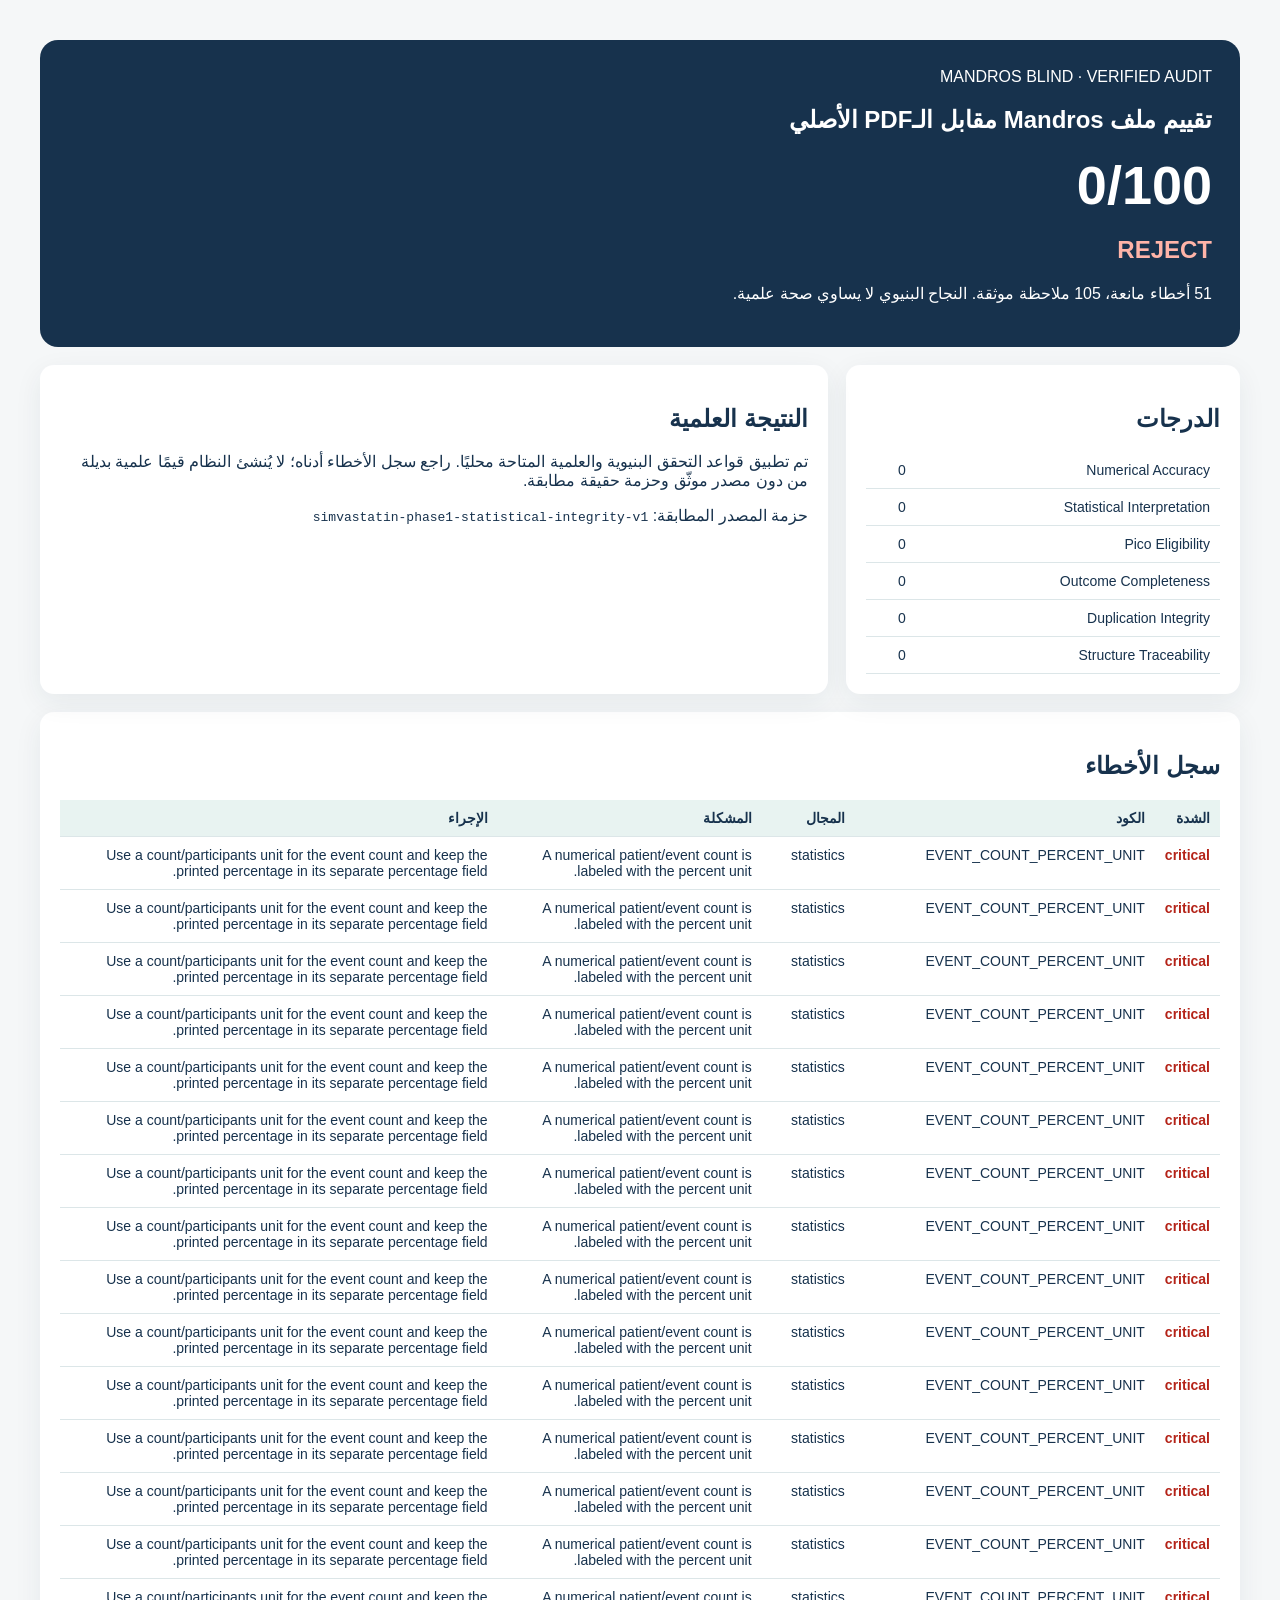
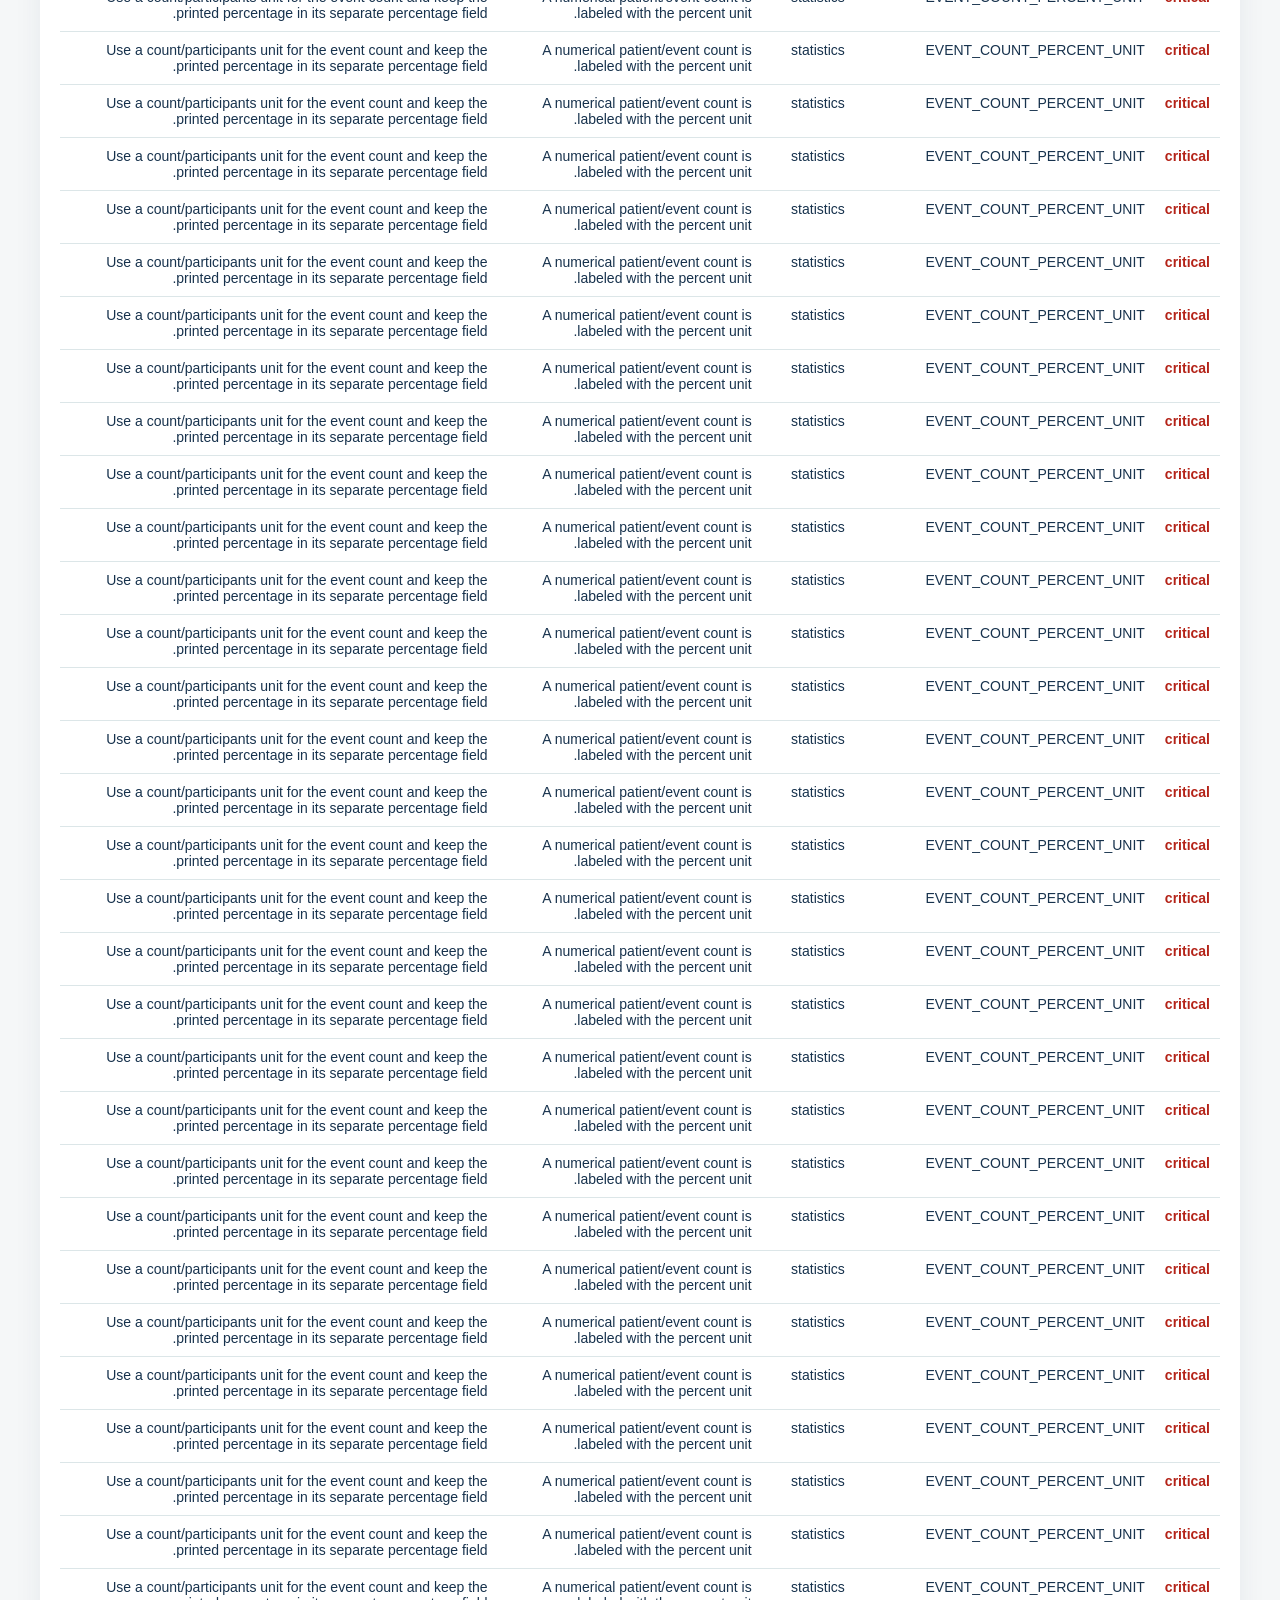
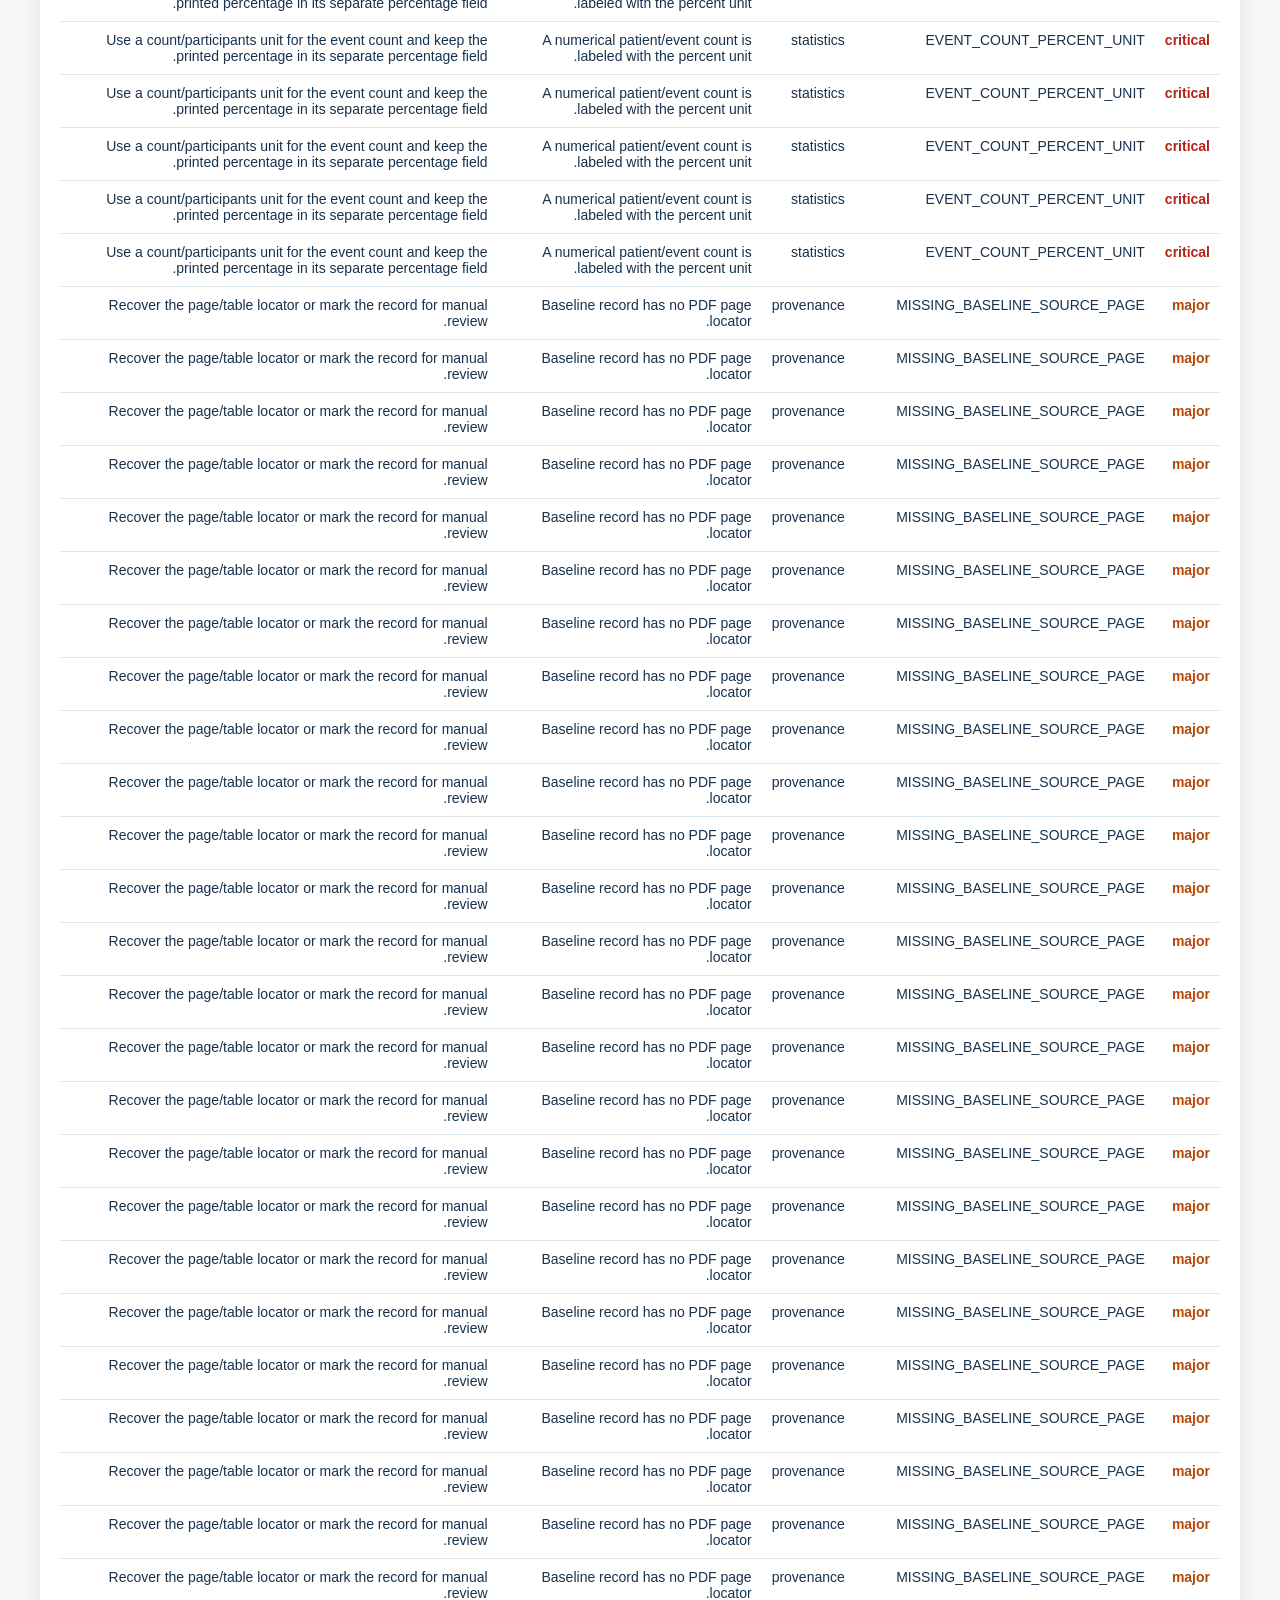
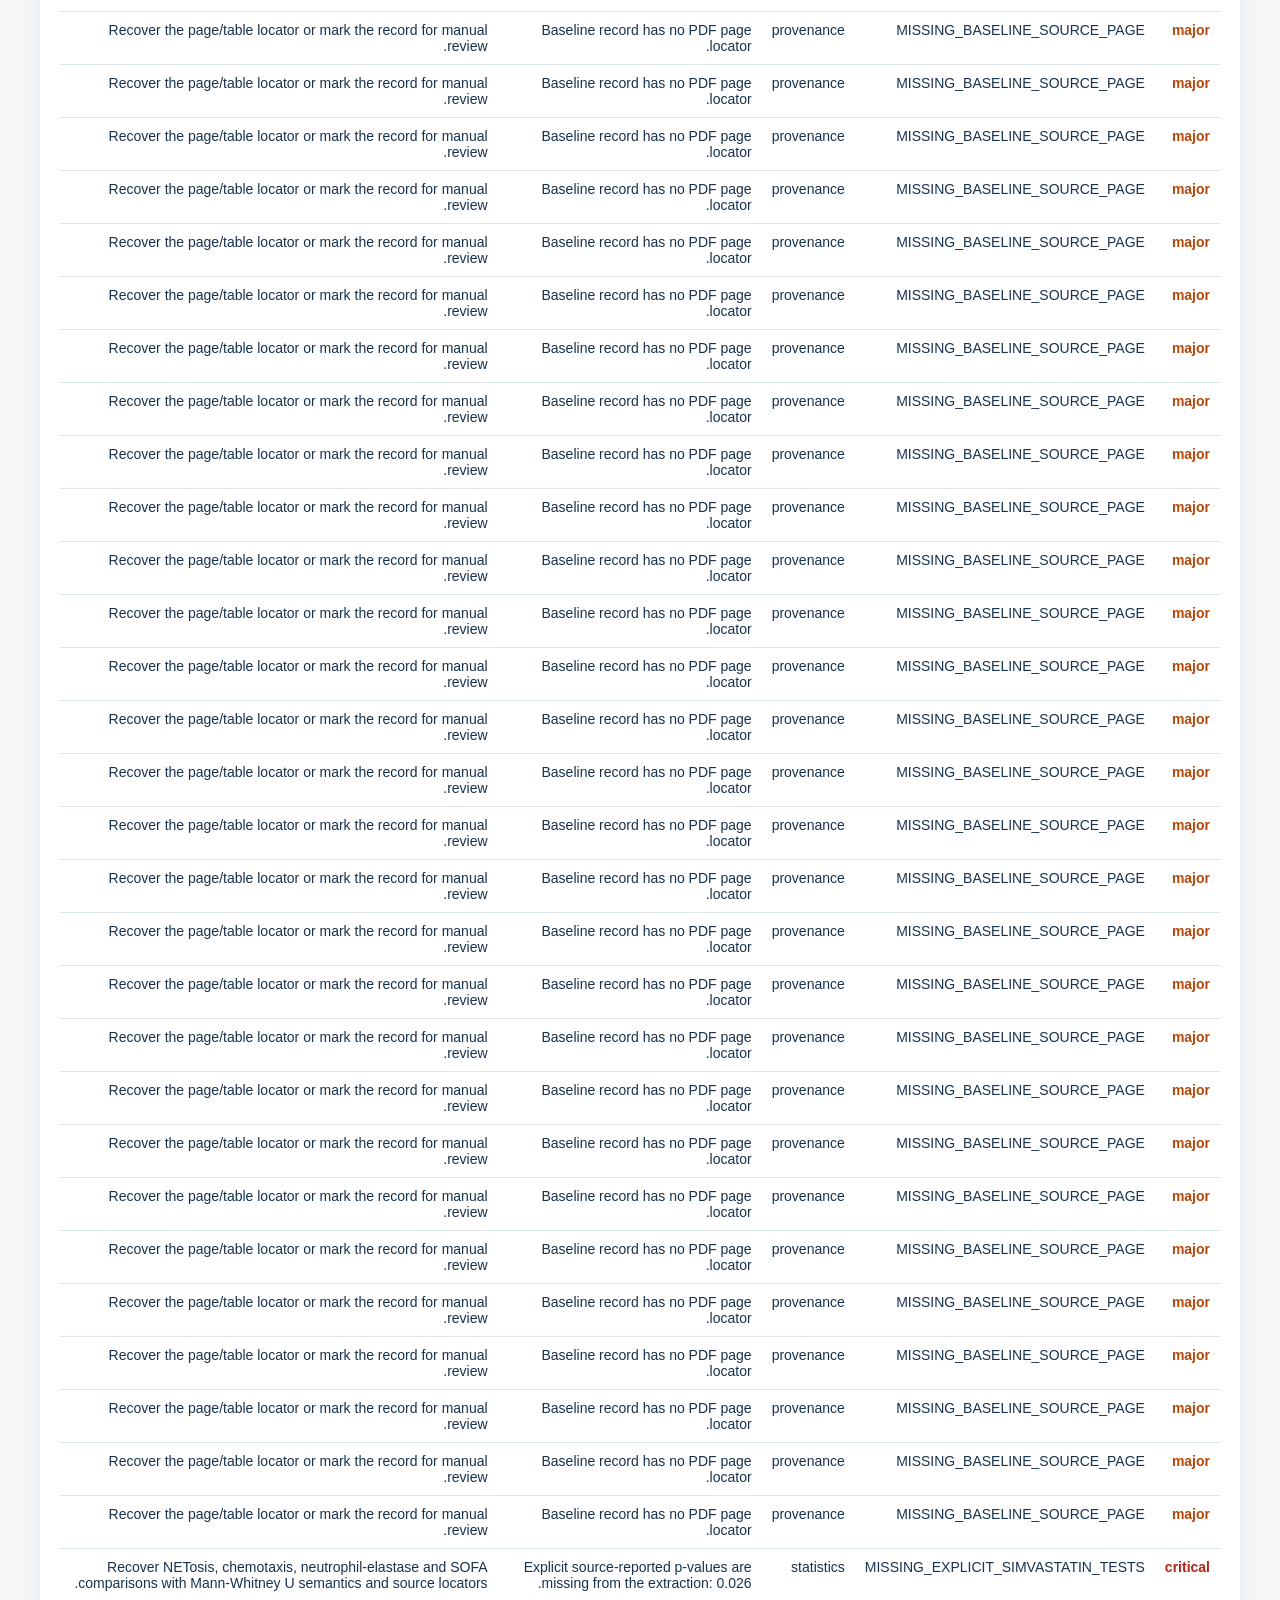
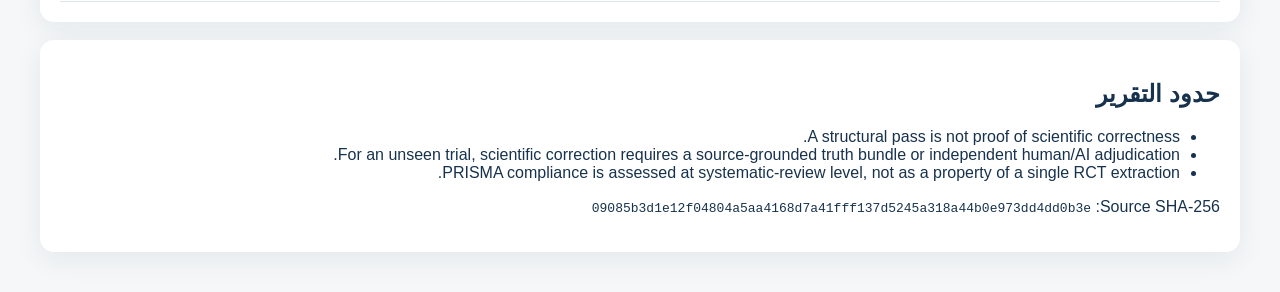
<file: outputs/studies/private-simvastatin-simvastatin_extracted-81abce43466b/assessment.html>
<!doctype html><html lang='ar' dir='rtl'><meta charset='utf-8'><title>Mandros Blind audit</title>
<style>body{font-family:Arial,sans-serif;background:#f5f7f8;color:#17324d;margin:0}main{max-width:1200px;margin:40px auto;padding:0 24px}.hero{background:#17324d;color:white;border-radius:18px;padding:28px}.score{font-size:54px;font-weight:800}.reject{color:#ffb4a8}.grid{display:grid;grid-template-columns:1fr 2fr;gap:18px;margin-top:18px}.card{background:white;border-radius:14px;padding:20px;box-shadow:0 8px 28px #17324d12}table{border-collapse:collapse;width:100%;font-size:14px}th,td{border-bottom:1px solid #dce6e8;padding:10px;text-align:right;vertical-align:top}th{background:#e8f3f1}.sev{font-weight:700}.critical{color:#b42318}.major{color:#b54708}code{direction:ltr;display:inline-block}</style>
<main><section class='hero'><div>MANDROS BLIND · VERIFIED AUDIT</div><h1>تقييم ملف Mandros مقابل الـPDF الأصلي</h1><div class='score'>0/100</div><h2 class='reject'>REJECT</h2><p>51 أخطاء مانعة، 105 ملاحظة موثقة. النجاح البنيوي لا يساوي صحة علمية.</p></section>
<div class='grid'><section class='card'><h2>الدرجات</h2><table><tr><td>Numerical Accuracy</td><td>0</td></tr><tr><td>Statistical Interpretation</td><td>0</td></tr><tr><td>Pico Eligibility</td><td>0</td></tr><tr><td>Outcome Completeness</td><td>0</td></tr><tr><td>Duplication Integrity</td><td>0</td></tr><tr><td>Structure Traceability</td><td>0</td></tr></table></section><section class='card'><h2>النتيجة العلمية</h2><p>تم تطبيق قواعد التحقق البنيوية والعلمية المتاحة محليًا. راجع سجل الأخطاء أدناه؛ لا يُنشئ النظام قيمًا علمية بديلة من دون مصدر موثّق وحزمة حقيقة مطابقة.</p><p>حزمة المصدر المطابقة: <code>simvastatin-phase1-statistical-integrity-v1</code></p></section></div>
<section class='card' style='margin-top:18px'><h2>سجل الأخطاء</h2><table><thead><tr><th>الشدة</th><th>الكود</th><th>المجال</th><th>المشكلة</th><th>الإجراء</th></tr></thead><tbody><tr><td><span class='sev critical'>critical</span></td><td>EVENT_COUNT_PERCENT_UNIT</td><td>statistics</td><td>A numerical patient/event count is labeled with the percent unit.</td><td>Use a count/participants unit for the event count and keep the printed percentage in its separate percentage field.</td></tr><tr><td><span class='sev critical'>critical</span></td><td>EVENT_COUNT_PERCENT_UNIT</td><td>statistics</td><td>A numerical patient/event count is labeled with the percent unit.</td><td>Use a count/participants unit for the event count and keep the printed percentage in its separate percentage field.</td></tr><tr><td><span class='sev critical'>critical</span></td><td>EVENT_COUNT_PERCENT_UNIT</td><td>statistics</td><td>A numerical patient/event count is labeled with the percent unit.</td><td>Use a count/participants unit for the event count and keep the printed percentage in its separate percentage field.</td></tr><tr><td><span class='sev critical'>critical</span></td><td>EVENT_COUNT_PERCENT_UNIT</td><td>statistics</td><td>A numerical patient/event count is labeled with the percent unit.</td><td>Use a count/participants unit for the event count and keep the printed percentage in its separate percentage field.</td></tr><tr><td><span class='sev critical'>critical</span></td><td>EVENT_COUNT_PERCENT_UNIT</td><td>statistics</td><td>A numerical patient/event count is labeled with the percent unit.</td><td>Use a count/participants unit for the event count and keep the printed percentage in its separate percentage field.</td></tr><tr><td><span class='sev critical'>critical</span></td><td>EVENT_COUNT_PERCENT_UNIT</td><td>statistics</td><td>A numerical patient/event count is labeled with the percent unit.</td><td>Use a count/participants unit for the event count and keep the printed percentage in its separate percentage field.</td></tr><tr><td><span class='sev critical'>critical</span></td><td>EVENT_COUNT_PERCENT_UNIT</td><td>statistics</td><td>A numerical patient/event count is labeled with the percent unit.</td><td>Use a count/participants unit for the event count and keep the printed percentage in its separate percentage field.</td></tr><tr><td><span class='sev critical'>critical</span></td><td>EVENT_COUNT_PERCENT_UNIT</td><td>statistics</td><td>A numerical patient/event count is labeled with the percent unit.</td><td>Use a count/participants unit for the event count and keep the printed percentage in its separate percentage field.</td></tr><tr><td><span class='sev critical'>critical</span></td><td>EVENT_COUNT_PERCENT_UNIT</td><td>statistics</td><td>A numerical patient/event count is labeled with the percent unit.</td><td>Use a count/participants unit for the event count and keep the printed percentage in its separate percentage field.</td></tr><tr><td><span class='sev critical'>critical</span></td><td>EVENT_COUNT_PERCENT_UNIT</td><td>statistics</td><td>A numerical patient/event count is labeled with the percent unit.</td><td>Use a count/participants unit for the event count and keep the printed percentage in its separate percentage field.</td></tr><tr><td><span class='sev critical'>critical</span></td><td>EVENT_COUNT_PERCENT_UNIT</td><td>statistics</td><td>A numerical patient/event count is labeled with the percent unit.</td><td>Use a count/participants unit for the event count and keep the printed percentage in its separate percentage field.</td></tr><tr><td><span class='sev critical'>critical</span></td><td>EVENT_COUNT_PERCENT_UNIT</td><td>statistics</td><td>A numerical patient/event count is labeled with the percent unit.</td><td>Use a count/participants unit for the event count and keep the printed percentage in its separate percentage field.</td></tr><tr><td><span class='sev critical'>critical</span></td><td>EVENT_COUNT_PERCENT_UNIT</td><td>statistics</td><td>A numerical patient/event count is labeled with the percent unit.</td><td>Use a count/participants unit for the event count and keep the printed percentage in its separate percentage field.</td></tr><tr><td><span class='sev critical'>critical</span></td><td>EVENT_COUNT_PERCENT_UNIT</td><td>statistics</td><td>A numerical patient/event count is labeled with the percent unit.</td><td>Use a count/participants unit for the event count and keep the printed percentage in its separate percentage field.</td></tr><tr><td><span class='sev critical'>critical</span></td><td>EVENT_COUNT_PERCENT_UNIT</td><td>statistics</td><td>A numerical patient/event count is labeled with the percent unit.</td><td>Use a count/participants unit for the event count and keep the printed percentage in its separate percentage field.</td></tr><tr><td><span class='sev critical'>critical</span></td><td>EVENT_COUNT_PERCENT_UNIT</td><td>statistics</td><td>A numerical patient/event count is labeled with the percent unit.</td><td>Use a count/participants unit for the event count and keep the printed percentage in its separate percentage field.</td></tr><tr><td><span class='sev critical'>critical</span></td><td>EVENT_COUNT_PERCENT_UNIT</td><td>statistics</td><td>A numerical patient/event count is labeled with the percent unit.</td><td>Use a count/participants unit for the event count and keep the printed percentage in its separate percentage field.</td></tr><tr><td><span class='sev critical'>critical</span></td><td>EVENT_COUNT_PERCENT_UNIT</td><td>statistics</td><td>A numerical patient/event count is labeled with the percent unit.</td><td>Use a count/participants unit for the event count and keep the printed percentage in its separate percentage field.</td></tr><tr><td><span class='sev critical'>critical</span></td><td>EVENT_COUNT_PERCENT_UNIT</td><td>statistics</td><td>A numerical patient/event count is labeled with the percent unit.</td><td>Use a count/participants unit for the event count and keep the printed percentage in its separate percentage field.</td></tr><tr><td><span class='sev critical'>critical</span></td><td>EVENT_COUNT_PERCENT_UNIT</td><td>statistics</td><td>A numerical patient/event count is labeled with the percent unit.</td><td>Use a count/participants unit for the event count and keep the printed percentage in its separate percentage field.</td></tr><tr><td><span class='sev critical'>critical</span></td><td>EVENT_COUNT_PERCENT_UNIT</td><td>statistics</td><td>A numerical patient/event count is labeled with the percent unit.</td><td>Use a count/participants unit for the event count and keep the printed percentage in its separate percentage field.</td></tr><tr><td><span class='sev critical'>critical</span></td><td>EVENT_COUNT_PERCENT_UNIT</td><td>statistics</td><td>A numerical patient/event count is labeled with the percent unit.</td><td>Use a count/participants unit for the event count and keep the printed percentage in its separate percentage field.</td></tr><tr><td><span class='sev critical'>critical</span></td><td>EVENT_COUNT_PERCENT_UNIT</td><td>statistics</td><td>A numerical patient/event count is labeled with the percent unit.</td><td>Use a count/participants unit for the event count and keep the printed percentage in its separate percentage field.</td></tr><tr><td><span class='sev critical'>critical</span></td><td>EVENT_COUNT_PERCENT_UNIT</td><td>statistics</td><td>A numerical patient/event count is labeled with the percent unit.</td><td>Use a count/participants unit for the event count and keep the printed percentage in its separate percentage field.</td></tr><tr><td><span class='sev critical'>critical</span></td><td>EVENT_COUNT_PERCENT_UNIT</td><td>statistics</td><td>A numerical patient/event count is labeled with the percent unit.</td><td>Use a count/participants unit for the event count and keep the printed percentage in its separate percentage field.</td></tr><tr><td><span class='sev critical'>critical</span></td><td>EVENT_COUNT_PERCENT_UNIT</td><td>statistics</td><td>A numerical patient/event count is labeled with the percent unit.</td><td>Use a count/participants unit for the event count and keep the printed percentage in its separate percentage field.</td></tr><tr><td><span class='sev critical'>critical</span></td><td>EVENT_COUNT_PERCENT_UNIT</td><td>statistics</td><td>A numerical patient/event count is labeled with the percent unit.</td><td>Use a count/participants unit for the event count and keep the printed percentage in its separate percentage field.</td></tr><tr><td><span class='sev critical'>critical</span></td><td>EVENT_COUNT_PERCENT_UNIT</td><td>statistics</td><td>A numerical patient/event count is labeled with the percent unit.</td><td>Use a count/participants unit for the event count and keep the printed percentage in its separate percentage field.</td></tr><tr><td><span class='sev critical'>critical</span></td><td>EVENT_COUNT_PERCENT_UNIT</td><td>statistics</td><td>A numerical patient/event count is labeled with the percent unit.</td><td>Use a count/participants unit for the event count and keep the printed percentage in its separate percentage field.</td></tr><tr><td><span class='sev critical'>critical</span></td><td>EVENT_COUNT_PERCENT_UNIT</td><td>statistics</td><td>A numerical patient/event count is labeled with the percent unit.</td><td>Use a count/participants unit for the event count and keep the printed percentage in its separate percentage field.</td></tr><tr><td><span class='sev critical'>critical</span></td><td>EVENT_COUNT_PERCENT_UNIT</td><td>statistics</td><td>A numerical patient/event count is labeled with the percent unit.</td><td>Use a count/participants unit for the event count and keep the printed percentage in its separate percentage field.</td></tr><tr><td><span class='sev critical'>critical</span></td><td>EVENT_COUNT_PERCENT_UNIT</td><td>statistics</td><td>A numerical patient/event count is labeled with the percent unit.</td><td>Use a count/participants unit for the event count and keep the printed percentage in its separate percentage field.</td></tr><tr><td><span class='sev critical'>critical</span></td><td>EVENT_COUNT_PERCENT_UNIT</td><td>statistics</td><td>A numerical patient/event count is labeled with the percent unit.</td><td>Use a count/participants unit for the event count and keep the printed percentage in its separate percentage field.</td></tr><tr><td><span class='sev critical'>critical</span></td><td>EVENT_COUNT_PERCENT_UNIT</td><td>statistics</td><td>A numerical patient/event count is labeled with the percent unit.</td><td>Use a count/participants unit for the event count and keep the printed percentage in its separate percentage field.</td></tr><tr><td><span class='sev critical'>critical</span></td><td>EVENT_COUNT_PERCENT_UNIT</td><td>statistics</td><td>A numerical patient/event count is labeled with the percent unit.</td><td>Use a count/participants unit for the event count and keep the printed percentage in its separate percentage field.</td></tr><tr><td><span class='sev critical'>critical</span></td><td>EVENT_COUNT_PERCENT_UNIT</td><td>statistics</td><td>A numerical patient/event count is labeled with the percent unit.</td><td>Use a count/participants unit for the event count and keep the printed percentage in its separate percentage field.</td></tr><tr><td><span class='sev critical'>critical</span></td><td>EVENT_COUNT_PERCENT_UNIT</td><td>statistics</td><td>A numerical patient/event count is labeled with the percent unit.</td><td>Use a count/participants unit for the event count and keep the printed percentage in its separate percentage field.</td></tr><tr><td><span class='sev critical'>critical</span></td><td>EVENT_COUNT_PERCENT_UNIT</td><td>statistics</td><td>A numerical patient/event count is labeled with the percent unit.</td><td>Use a count/participants unit for the event count and keep the printed percentage in its separate percentage field.</td></tr><tr><td><span class='sev critical'>critical</span></td><td>EVENT_COUNT_PERCENT_UNIT</td><td>statistics</td><td>A numerical patient/event count is labeled with the percent unit.</td><td>Use a count/participants unit for the event count and keep the printed percentage in its separate percentage field.</td></tr><tr><td><span class='sev critical'>critical</span></td><td>EVENT_COUNT_PERCENT_UNIT</td><td>statistics</td><td>A numerical patient/event count is labeled with the percent unit.</td><td>Use a count/participants unit for the event count and keep the printed percentage in its separate percentage field.</td></tr><tr><td><span class='sev critical'>critical</span></td><td>EVENT_COUNT_PERCENT_UNIT</td><td>statistics</td><td>A numerical patient/event count is labeled with the percent unit.</td><td>Use a count/participants unit for the event count and keep the printed percentage in its separate percentage field.</td></tr><tr><td><span class='sev critical'>critical</span></td><td>EVENT_COUNT_PERCENT_UNIT</td><td>statistics</td><td>A numerical patient/event count is labeled with the percent unit.</td><td>Use a count/participants unit for the event count and keep the printed percentage in its separate percentage field.</td></tr><tr><td><span class='sev critical'>critical</span></td><td>EVENT_COUNT_PERCENT_UNIT</td><td>statistics</td><td>A numerical patient/event count is labeled with the percent unit.</td><td>Use a count/participants unit for the event count and keep the printed percentage in its separate percentage field.</td></tr><tr><td><span class='sev critical'>critical</span></td><td>EVENT_COUNT_PERCENT_UNIT</td><td>statistics</td><td>A numerical patient/event count is labeled with the percent unit.</td><td>Use a count/participants unit for the event count and keep the printed percentage in its separate percentage field.</td></tr><tr><td><span class='sev critical'>critical</span></td><td>EVENT_COUNT_PERCENT_UNIT</td><td>statistics</td><td>A numerical patient/event count is labeled with the percent unit.</td><td>Use a count/participants unit for the event count and keep the printed percentage in its separate percentage field.</td></tr><tr><td><span class='sev critical'>critical</span></td><td>EVENT_COUNT_PERCENT_UNIT</td><td>statistics</td><td>A numerical patient/event count is labeled with the percent unit.</td><td>Use a count/participants unit for the event count and keep the printed percentage in its separate percentage field.</td></tr><tr><td><span class='sev critical'>critical</span></td><td>EVENT_COUNT_PERCENT_UNIT</td><td>statistics</td><td>A numerical patient/event count is labeled with the percent unit.</td><td>Use a count/participants unit for the event count and keep the printed percentage in its separate percentage field.</td></tr><tr><td><span class='sev critical'>critical</span></td><td>EVENT_COUNT_PERCENT_UNIT</td><td>statistics</td><td>A numerical patient/event count is labeled with the percent unit.</td><td>Use a count/participants unit for the event count and keep the printed percentage in its separate percentage field.</td></tr><tr><td><span class='sev critical'>critical</span></td><td>EVENT_COUNT_PERCENT_UNIT</td><td>statistics</td><td>A numerical patient/event count is labeled with the percent unit.</td><td>Use a count/participants unit for the event count and keep the printed percentage in its separate percentage field.</td></tr><tr><td><span class='sev critical'>critical</span></td><td>EVENT_COUNT_PERCENT_UNIT</td><td>statistics</td><td>A numerical patient/event count is labeled with the percent unit.</td><td>Use a count/participants unit for the event count and keep the printed percentage in its separate percentage field.</td></tr><tr><td><span class='sev major'>major</span></td><td>MISSING_BASELINE_SOURCE_PAGE</td><td>provenance</td><td>Baseline record has no PDF page locator.</td><td>Recover the page/table locator or mark the record for manual review.</td></tr><tr><td><span class='sev major'>major</span></td><td>MISSING_BASELINE_SOURCE_PAGE</td><td>provenance</td><td>Baseline record has no PDF page locator.</td><td>Recover the page/table locator or mark the record for manual review.</td></tr><tr><td><span class='sev major'>major</span></td><td>MISSING_BASELINE_SOURCE_PAGE</td><td>provenance</td><td>Baseline record has no PDF page locator.</td><td>Recover the page/table locator or mark the record for manual review.</td></tr><tr><td><span class='sev major'>major</span></td><td>MISSING_BASELINE_SOURCE_PAGE</td><td>provenance</td><td>Baseline record has no PDF page locator.</td><td>Recover the page/table locator or mark the record for manual review.</td></tr><tr><td><span class='sev major'>major</span></td><td>MISSING_BASELINE_SOURCE_PAGE</td><td>provenance</td><td>Baseline record has no PDF page locator.</td><td>Recover the page/table locator or mark the record for manual review.</td></tr><tr><td><span class='sev major'>major</span></td><td>MISSING_BASELINE_SOURCE_PAGE</td><td>provenance</td><td>Baseline record has no PDF page locator.</td><td>Recover the page/table locator or mark the record for manual review.</td></tr><tr><td><span class='sev major'>major</span></td><td>MISSING_BASELINE_SOURCE_PAGE</td><td>provenance</td><td>Baseline record has no PDF page locator.</td><td>Recover the page/table locator or mark the record for manual review.</td></tr><tr><td><span class='sev major'>major</span></td><td>MISSING_BASELINE_SOURCE_PAGE</td><td>provenance</td><td>Baseline record has no PDF page locator.</td><td>Recover the page/table locator or mark the record for manual review.</td></tr><tr><td><span class='sev major'>major</span></td><td>MISSING_BASELINE_SOURCE_PAGE</td><td>provenance</td><td>Baseline record has no PDF page locator.</td><td>Recover the page/table locator or mark the record for manual review.</td></tr><tr><td><span class='sev major'>major</span></td><td>MISSING_BASELINE_SOURCE_PAGE</td><td>provenance</td><td>Baseline record has no PDF page locator.</td><td>Recover the page/table locator or mark the record for manual review.</td></tr><tr><td><span class='sev major'>major</span></td><td>MISSING_BASELINE_SOURCE_PAGE</td><td>provenance</td><td>Baseline record has no PDF page locator.</td><td>Recover the page/table locator or mark the record for manual review.</td></tr><tr><td><span class='sev major'>major</span></td><td>MISSING_BASELINE_SOURCE_PAGE</td><td>provenance</td><td>Baseline record has no PDF page locator.</td><td>Recover the page/table locator or mark the record for manual review.</td></tr><tr><td><span class='sev major'>major</span></td><td>MISSING_BASELINE_SOURCE_PAGE</td><td>provenance</td><td>Baseline record has no PDF page locator.</td><td>Recover the page/table locator or mark the record for manual review.</td></tr><tr><td><span class='sev major'>major</span></td><td>MISSING_BASELINE_SOURCE_PAGE</td><td>provenance</td><td>Baseline record has no PDF page locator.</td><td>Recover the page/table locator or mark the record for manual review.</td></tr><tr><td><span class='sev major'>major</span></td><td>MISSING_BASELINE_SOURCE_PAGE</td><td>provenance</td><td>Baseline record has no PDF page locator.</td><td>Recover the page/table locator or mark the record for manual review.</td></tr><tr><td><span class='sev major'>major</span></td><td>MISSING_BASELINE_SOURCE_PAGE</td><td>provenance</td><td>Baseline record has no PDF page locator.</td><td>Recover the page/table locator or mark the record for manual review.</td></tr><tr><td><span class='sev major'>major</span></td><td>MISSING_BASELINE_SOURCE_PAGE</td><td>provenance</td><td>Baseline record has no PDF page locator.</td><td>Recover the page/table locator or mark the record for manual review.</td></tr><tr><td><span class='sev major'>major</span></td><td>MISSING_BASELINE_SOURCE_PAGE</td><td>provenance</td><td>Baseline record has no PDF page locator.</td><td>Recover the page/table locator or mark the record for manual review.</td></tr><tr><td><span class='sev major'>major</span></td><td>MISSING_BASELINE_SOURCE_PAGE</td><td>provenance</td><td>Baseline record has no PDF page locator.</td><td>Recover the page/table locator or mark the record for manual review.</td></tr><tr><td><span class='sev major'>major</span></td><td>MISSING_BASELINE_SOURCE_PAGE</td><td>provenance</td><td>Baseline record has no PDF page locator.</td><td>Recover the page/table locator or mark the record for manual review.</td></tr><tr><td><span class='sev major'>major</span></td><td>MISSING_BASELINE_SOURCE_PAGE</td><td>provenance</td><td>Baseline record has no PDF page locator.</td><td>Recover the page/table locator or mark the record for manual review.</td></tr><tr><td><span class='sev major'>major</span></td><td>MISSING_BASELINE_SOURCE_PAGE</td><td>provenance</td><td>Baseline record has no PDF page locator.</td><td>Recover the page/table locator or mark the record for manual review.</td></tr><tr><td><span class='sev major'>major</span></td><td>MISSING_BASELINE_SOURCE_PAGE</td><td>provenance</td><td>Baseline record has no PDF page locator.</td><td>Recover the page/table locator or mark the record for manual review.</td></tr><tr><td><span class='sev major'>major</span></td><td>MISSING_BASELINE_SOURCE_PAGE</td><td>provenance</td><td>Baseline record has no PDF page locator.</td><td>Recover the page/table locator or mark the record for manual review.</td></tr><tr><td><span class='sev major'>major</span></td><td>MISSING_BASELINE_SOURCE_PAGE</td><td>provenance</td><td>Baseline record has no PDF page locator.</td><td>Recover the page/table locator or mark the record for manual review.</td></tr><tr><td><span class='sev major'>major</span></td><td>MISSING_BASELINE_SOURCE_PAGE</td><td>provenance</td><td>Baseline record has no PDF page locator.</td><td>Recover the page/table locator or mark the record for manual review.</td></tr><tr><td><span class='sev major'>major</span></td><td>MISSING_BASELINE_SOURCE_PAGE</td><td>provenance</td><td>Baseline record has no PDF page locator.</td><td>Recover the page/table locator or mark the record for manual review.</td></tr><tr><td><span class='sev major'>major</span></td><td>MISSING_BASELINE_SOURCE_PAGE</td><td>provenance</td><td>Baseline record has no PDF page locator.</td><td>Recover the page/table locator or mark the record for manual review.</td></tr><tr><td><span class='sev major'>major</span></td><td>MISSING_BASELINE_SOURCE_PAGE</td><td>provenance</td><td>Baseline record has no PDF page locator.</td><td>Recover the page/table locator or mark the record for manual review.</td></tr><tr><td><span class='sev major'>major</span></td><td>MISSING_BASELINE_SOURCE_PAGE</td><td>provenance</td><td>Baseline record has no PDF page locator.</td><td>Recover the page/table locator or mark the record for manual review.</td></tr><tr><td><span class='sev major'>major</span></td><td>MISSING_BASELINE_SOURCE_PAGE</td><td>provenance</td><td>Baseline record has no PDF page locator.</td><td>Recover the page/table locator or mark the record for manual review.</td></tr><tr><td><span class='sev major'>major</span></td><td>MISSING_BASELINE_SOURCE_PAGE</td><td>provenance</td><td>Baseline record has no PDF page locator.</td><td>Recover the page/table locator or mark the record for manual review.</td></tr><tr><td><span class='sev major'>major</span></td><td>MISSING_BASELINE_SOURCE_PAGE</td><td>provenance</td><td>Baseline record has no PDF page locator.</td><td>Recover the page/table locator or mark the record for manual review.</td></tr><tr><td><span class='sev major'>major</span></td><td>MISSING_BASELINE_SOURCE_PAGE</td><td>provenance</td><td>Baseline record has no PDF page locator.</td><td>Recover the page/table locator or mark the record for manual review.</td></tr><tr><td><span class='sev major'>major</span></td><td>MISSING_BASELINE_SOURCE_PAGE</td><td>provenance</td><td>Baseline record has no PDF page locator.</td><td>Recover the page/table locator or mark the record for manual review.</td></tr><tr><td><span class='sev major'>major</span></td><td>MISSING_BASELINE_SOURCE_PAGE</td><td>provenance</td><td>Baseline record has no PDF page locator.</td><td>Recover the page/table locator or mark the record for manual review.</td></tr><tr><td><span class='sev major'>major</span></td><td>MISSING_BASELINE_SOURCE_PAGE</td><td>provenance</td><td>Baseline record has no PDF page locator.</td><td>Recover the page/table locator or mark the record for manual review.</td></tr><tr><td><span class='sev major'>major</span></td><td>MISSING_BASELINE_SOURCE_PAGE</td><td>provenance</td><td>Baseline record has no PDF page locator.</td><td>Recover the page/table locator or mark the record for manual review.</td></tr><tr><td><span class='sev major'>major</span></td><td>MISSING_BASELINE_SOURCE_PAGE</td><td>provenance</td><td>Baseline record has no PDF page locator.</td><td>Recover the page/table locator or mark the record for manual review.</td></tr><tr><td><span class='sev major'>major</span></td><td>MISSING_BASELINE_SOURCE_PAGE</td><td>provenance</td><td>Baseline record has no PDF page locator.</td><td>Recover the page/table locator or mark the record for manual review.</td></tr><tr><td><span class='sev major'>major</span></td><td>MISSING_BASELINE_SOURCE_PAGE</td><td>provenance</td><td>Baseline record has no PDF page locator.</td><td>Recover the page/table locator or mark the record for manual review.</td></tr><tr><td><span class='sev major'>major</span></td><td>MISSING_BASELINE_SOURCE_PAGE</td><td>provenance</td><td>Baseline record has no PDF page locator.</td><td>Recover the page/table locator or mark the record for manual review.</td></tr><tr><td><span class='sev major'>major</span></td><td>MISSING_BASELINE_SOURCE_PAGE</td><td>provenance</td><td>Baseline record has no PDF page locator.</td><td>Recover the page/table locator or mark the record for manual review.</td></tr><tr><td><span class='sev major'>major</span></td><td>MISSING_BASELINE_SOURCE_PAGE</td><td>provenance</td><td>Baseline record has no PDF page locator.</td><td>Recover the page/table locator or mark the record for manual review.</td></tr><tr><td><span class='sev major'>major</span></td><td>MISSING_BASELINE_SOURCE_PAGE</td><td>provenance</td><td>Baseline record has no PDF page locator.</td><td>Recover the page/table locator or mark the record for manual review.</td></tr><tr><td><span class='sev major'>major</span></td><td>MISSING_BASELINE_SOURCE_PAGE</td><td>provenance</td><td>Baseline record has no PDF page locator.</td><td>Recover the page/table locator or mark the record for manual review.</td></tr><tr><td><span class='sev major'>major</span></td><td>MISSING_BASELINE_SOURCE_PAGE</td><td>provenance</td><td>Baseline record has no PDF page locator.</td><td>Recover the page/table locator or mark the record for manual review.</td></tr><tr><td><span class='sev major'>major</span></td><td>MISSING_BASELINE_SOURCE_PAGE</td><td>provenance</td><td>Baseline record has no PDF page locator.</td><td>Recover the page/table locator or mark the record for manual review.</td></tr><tr><td><span class='sev major'>major</span></td><td>MISSING_BASELINE_SOURCE_PAGE</td><td>provenance</td><td>Baseline record has no PDF page locator.</td><td>Recover the page/table locator or mark the record for manual review.</td></tr><tr><td><span class='sev major'>major</span></td><td>MISSING_BASELINE_SOURCE_PAGE</td><td>provenance</td><td>Baseline record has no PDF page locator.</td><td>Recover the page/table locator or mark the record for manual review.</td></tr><tr><td><span class='sev major'>major</span></td><td>MISSING_BASELINE_SOURCE_PAGE</td><td>provenance</td><td>Baseline record has no PDF page locator.</td><td>Recover the page/table locator or mark the record for manual review.</td></tr><tr><td><span class='sev major'>major</span></td><td>MISSING_BASELINE_SOURCE_PAGE</td><td>provenance</td><td>Baseline record has no PDF page locator.</td><td>Recover the page/table locator or mark the record for manual review.</td></tr><tr><td><span class='sev major'>major</span></td><td>MISSING_BASELINE_SOURCE_PAGE</td><td>provenance</td><td>Baseline record has no PDF page locator.</td><td>Recover the page/table locator or mark the record for manual review.</td></tr><tr><td><span class='sev major'>major</span></td><td>MISSING_BASELINE_SOURCE_PAGE</td><td>provenance</td><td>Baseline record has no PDF page locator.</td><td>Recover the page/table locator or mark the record for manual review.</td></tr><tr><td><span class='sev critical'>critical</span></td><td>MISSING_EXPLICIT_SIMVASTATIN_TESTS</td><td>statistics</td><td>Explicit source-reported p-values are missing from the extraction: 0.026.</td><td>Recover NETosis, chemotaxis, neutrophil-elastase and SOFA comparisons with Mann-Whitney U semantics and source locators.</td></tr></tbody></table></section>
<section class='card' style='margin-top:18px'><h2>حدود التقرير</h2><ul><li>A structural pass is not proof of scientific correctness.</li><li>For an unseen trial, scientific correction requires a source-grounded truth bundle or independent human/AI adjudication.</li><li>PRISMA compliance is assessed at systematic-review level, not as a property of a single RCT extraction.</li></ul><p>Source SHA-256: <code>09085b3d1e12f04804a5aa4168d7a41fff137d5245a318a44b0e973dd4dd0b3e</code></p></section></main></html>
</file>
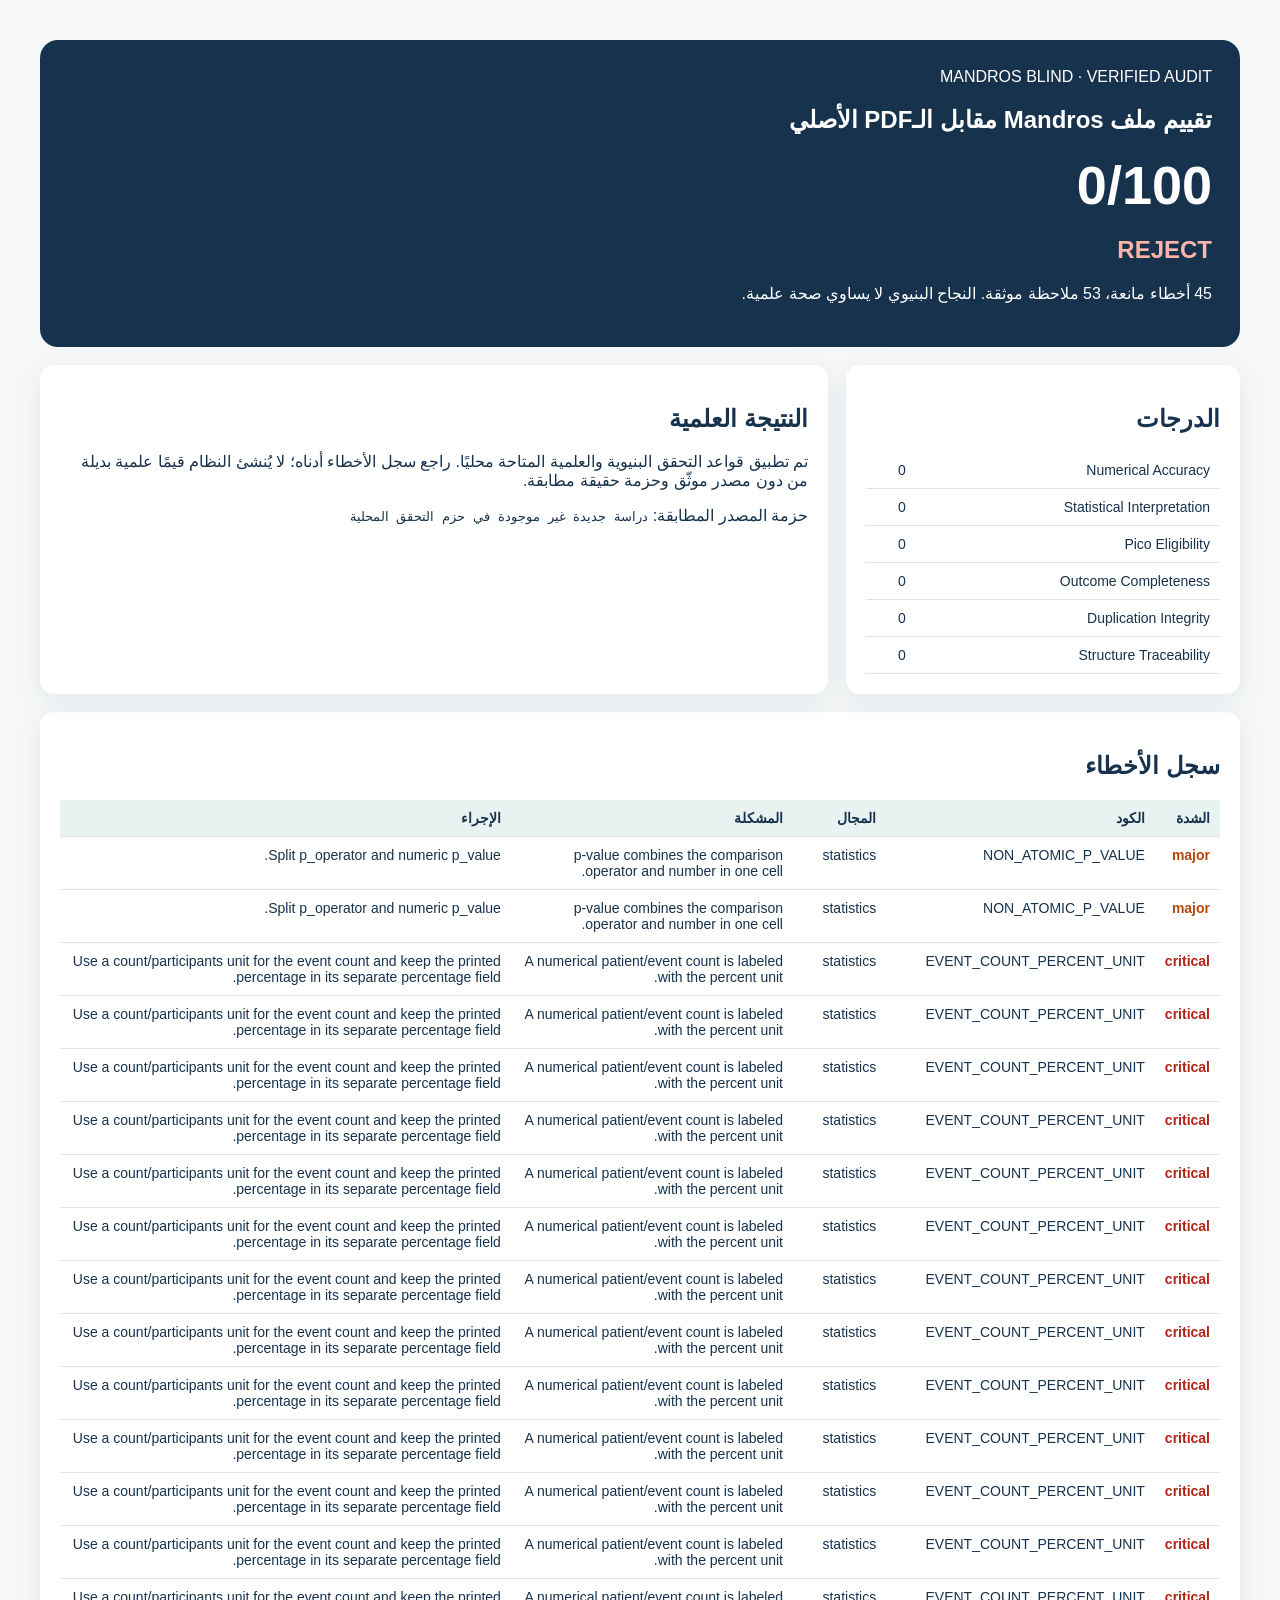
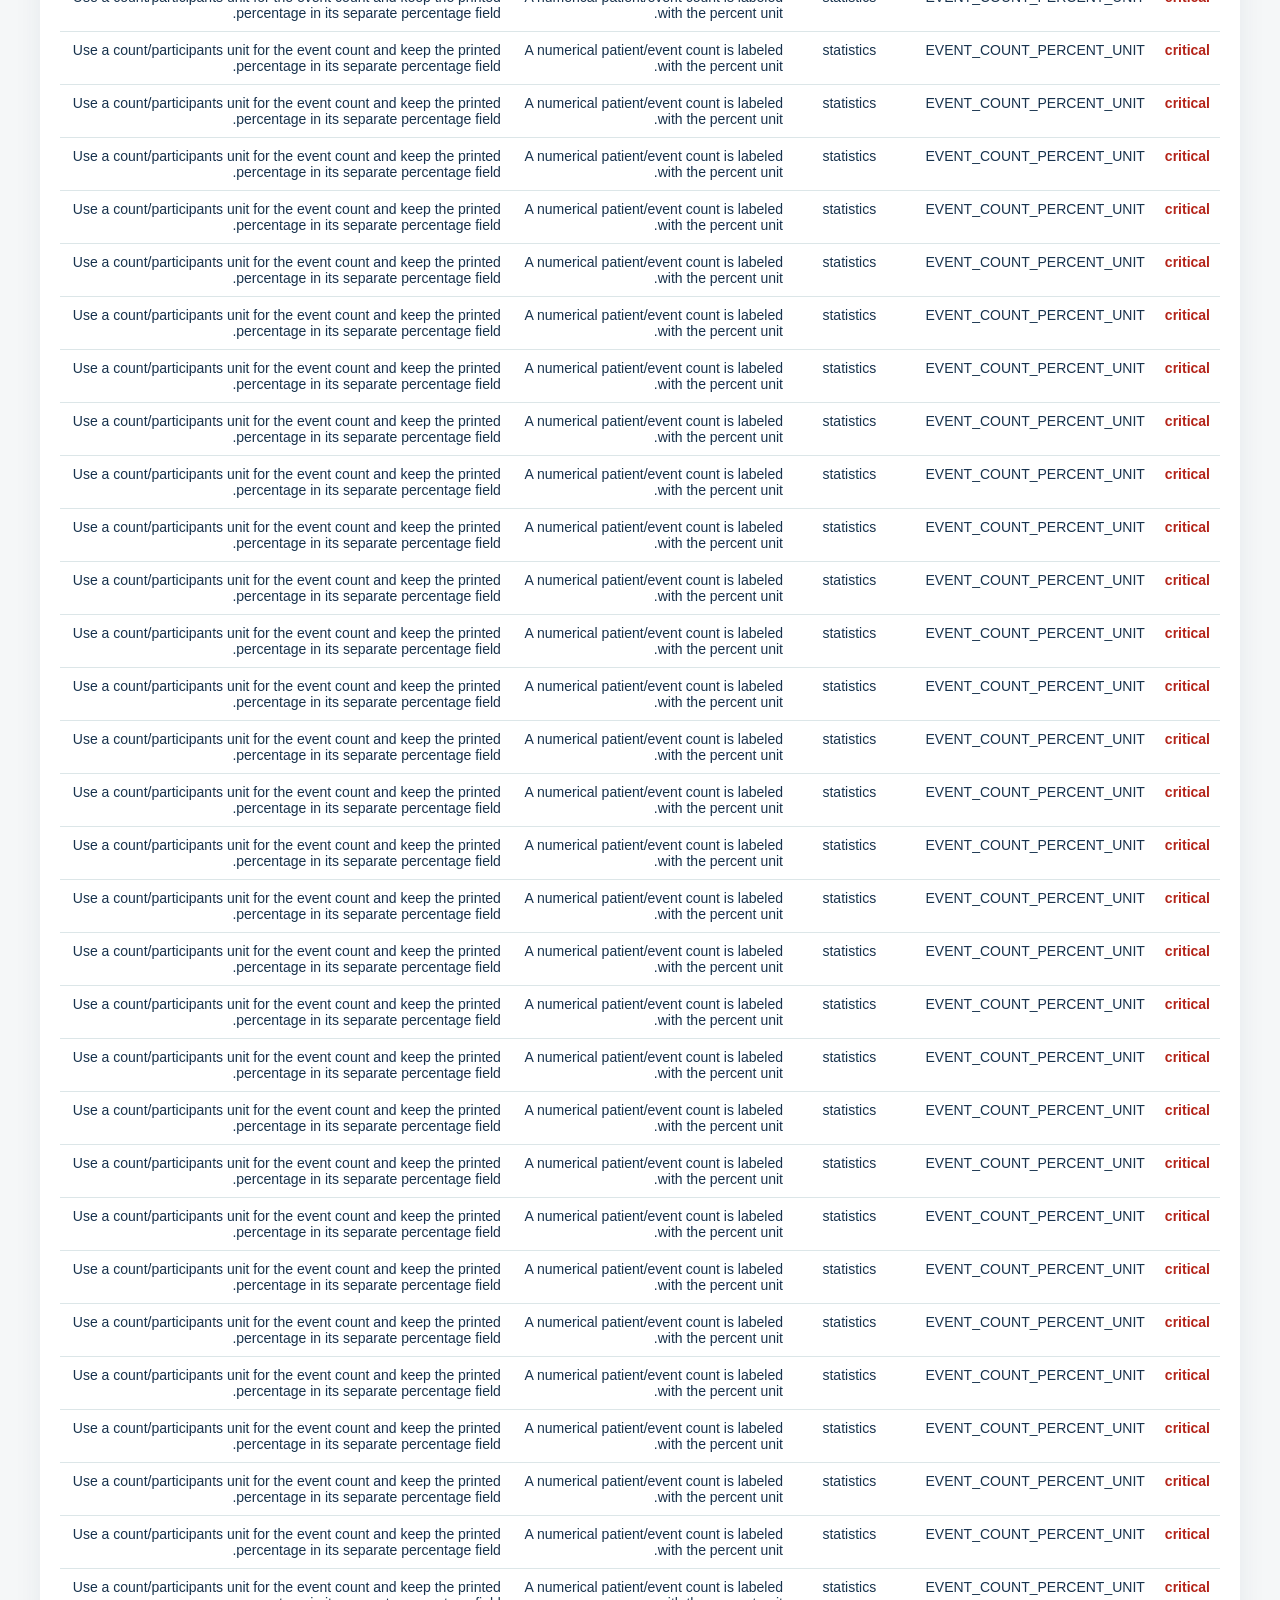
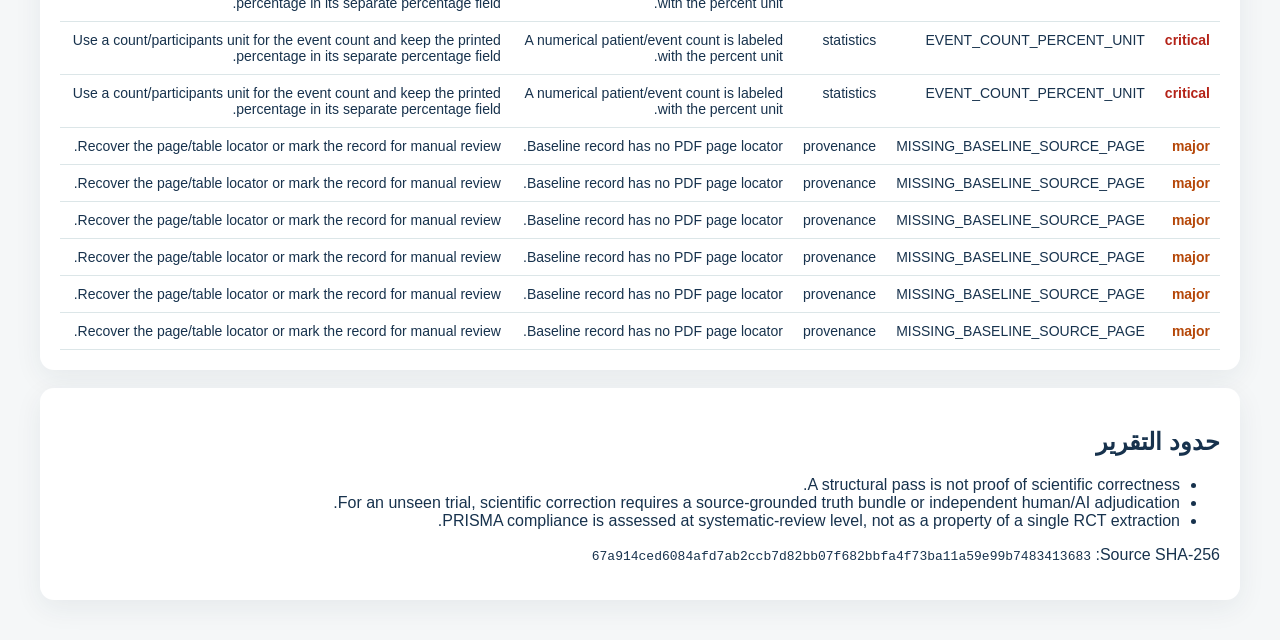
<file: outputs/studies/private-empagliflozin-2-empa-vs-placebo_extracted-45ee13aae0e3/archive/pre-source-adjudication-20261029-102115/assessment.html>
<!doctype html><html lang='ar' dir='rtl'><meta charset='utf-8'><title>Mandros Blind audit</title>
<style>body{font-family:Arial,sans-serif;background:#f5f7f8;color:#17324d;margin:0}main{max-width:1200px;margin:40px auto;padding:0 24px}.hero{background:#17324d;color:white;border-radius:18px;padding:28px}.score{font-size:54px;font-weight:800}.reject{color:#ffb4a8}.grid{display:grid;grid-template-columns:1fr 2fr;gap:18px;margin-top:18px}.card{background:white;border-radius:14px;padding:20px;box-shadow:0 8px 28px #17324d12}table{border-collapse:collapse;width:100%;font-size:14px}th,td{border-bottom:1px solid #dce6e8;padding:10px;text-align:right;vertical-align:top}th{background:#e8f3f1}.sev{font-weight:700}.critical{color:#b42318}.major{color:#b54708}code{direction:ltr;display:inline-block}</style>
<main><section class='hero'><div>MANDROS BLIND · VERIFIED AUDIT</div><h1>تقييم ملف Mandros مقابل الـPDF الأصلي</h1><div class='score'>0/100</div><h2 class='reject'>REJECT</h2><p>45 أخطاء مانعة، 53 ملاحظة موثقة. النجاح البنيوي لا يساوي صحة علمية.</p></section>
<div class='grid'><section class='card'><h2>الدرجات</h2><table><tr><td>Numerical Accuracy</td><td>0</td></tr><tr><td>Statistical Interpretation</td><td>0</td></tr><tr><td>Pico Eligibility</td><td>0</td></tr><tr><td>Outcome Completeness</td><td>0</td></tr><tr><td>Duplication Integrity</td><td>0</td></tr><tr><td>Structure Traceability</td><td>0</td></tr></table></section><section class='card'><h2>النتيجة العلمية</h2><p>تم تطبيق قواعد التحقق البنيوية والعلمية المتاحة محليًا. راجع سجل الأخطاء أدناه؛ لا يُنشئ النظام قيمًا علمية بديلة من دون مصدر موثّق وحزمة حقيقة مطابقة.</p><p>حزمة المصدر المطابقة: <code>دراسة جديدة غير موجودة في حزم التحقق المحلية</code></p></section></div>
<section class='card' style='margin-top:18px'><h2>سجل الأخطاء</h2><table><thead><tr><th>الشدة</th><th>الكود</th><th>المجال</th><th>المشكلة</th><th>الإجراء</th></tr></thead><tbody><tr><td><span class='sev major'>major</span></td><td>NON_ATOMIC_P_VALUE</td><td>statistics</td><td>p-value combines the comparison operator and number in one cell.</td><td>Split p_operator and numeric p_value.</td></tr><tr><td><span class='sev major'>major</span></td><td>NON_ATOMIC_P_VALUE</td><td>statistics</td><td>p-value combines the comparison operator and number in one cell.</td><td>Split p_operator and numeric p_value.</td></tr><tr><td><span class='sev critical'>critical</span></td><td>EVENT_COUNT_PERCENT_UNIT</td><td>statistics</td><td>A numerical patient/event count is labeled with the percent unit.</td><td>Use a count/participants unit for the event count and keep the printed percentage in its separate percentage field.</td></tr><tr><td><span class='sev critical'>critical</span></td><td>EVENT_COUNT_PERCENT_UNIT</td><td>statistics</td><td>A numerical patient/event count is labeled with the percent unit.</td><td>Use a count/participants unit for the event count and keep the printed percentage in its separate percentage field.</td></tr><tr><td><span class='sev critical'>critical</span></td><td>EVENT_COUNT_PERCENT_UNIT</td><td>statistics</td><td>A numerical patient/event count is labeled with the percent unit.</td><td>Use a count/participants unit for the event count and keep the printed percentage in its separate percentage field.</td></tr><tr><td><span class='sev critical'>critical</span></td><td>EVENT_COUNT_PERCENT_UNIT</td><td>statistics</td><td>A numerical patient/event count is labeled with the percent unit.</td><td>Use a count/participants unit for the event count and keep the printed percentage in its separate percentage field.</td></tr><tr><td><span class='sev critical'>critical</span></td><td>EVENT_COUNT_PERCENT_UNIT</td><td>statistics</td><td>A numerical patient/event count is labeled with the percent unit.</td><td>Use a count/participants unit for the event count and keep the printed percentage in its separate percentage field.</td></tr><tr><td><span class='sev critical'>critical</span></td><td>EVENT_COUNT_PERCENT_UNIT</td><td>statistics</td><td>A numerical patient/event count is labeled with the percent unit.</td><td>Use a count/participants unit for the event count and keep the printed percentage in its separate percentage field.</td></tr><tr><td><span class='sev critical'>critical</span></td><td>EVENT_COUNT_PERCENT_UNIT</td><td>statistics</td><td>A numerical patient/event count is labeled with the percent unit.</td><td>Use a count/participants unit for the event count and keep the printed percentage in its separate percentage field.</td></tr><tr><td><span class='sev critical'>critical</span></td><td>EVENT_COUNT_PERCENT_UNIT</td><td>statistics</td><td>A numerical patient/event count is labeled with the percent unit.</td><td>Use a count/participants unit for the event count and keep the printed percentage in its separate percentage field.</td></tr><tr><td><span class='sev critical'>critical</span></td><td>EVENT_COUNT_PERCENT_UNIT</td><td>statistics</td><td>A numerical patient/event count is labeled with the percent unit.</td><td>Use a count/participants unit for the event count and keep the printed percentage in its separate percentage field.</td></tr><tr><td><span class='sev critical'>critical</span></td><td>EVENT_COUNT_PERCENT_UNIT</td><td>statistics</td><td>A numerical patient/event count is labeled with the percent unit.</td><td>Use a count/participants unit for the event count and keep the printed percentage in its separate percentage field.</td></tr><tr><td><span class='sev critical'>critical</span></td><td>EVENT_COUNT_PERCENT_UNIT</td><td>statistics</td><td>A numerical patient/event count is labeled with the percent unit.</td><td>Use a count/participants unit for the event count and keep the printed percentage in its separate percentage field.</td></tr><tr><td><span class='sev critical'>critical</span></td><td>EVENT_COUNT_PERCENT_UNIT</td><td>statistics</td><td>A numerical patient/event count is labeled with the percent unit.</td><td>Use a count/participants unit for the event count and keep the printed percentage in its separate percentage field.</td></tr><tr><td><span class='sev critical'>critical</span></td><td>EVENT_COUNT_PERCENT_UNIT</td><td>statistics</td><td>A numerical patient/event count is labeled with the percent unit.</td><td>Use a count/participants unit for the event count and keep the printed percentage in its separate percentage field.</td></tr><tr><td><span class='sev critical'>critical</span></td><td>EVENT_COUNT_PERCENT_UNIT</td><td>statistics</td><td>A numerical patient/event count is labeled with the percent unit.</td><td>Use a count/participants unit for the event count and keep the printed percentage in its separate percentage field.</td></tr><tr><td><span class='sev critical'>critical</span></td><td>EVENT_COUNT_PERCENT_UNIT</td><td>statistics</td><td>A numerical patient/event count is labeled with the percent unit.</td><td>Use a count/participants unit for the event count and keep the printed percentage in its separate percentage field.</td></tr><tr><td><span class='sev critical'>critical</span></td><td>EVENT_COUNT_PERCENT_UNIT</td><td>statistics</td><td>A numerical patient/event count is labeled with the percent unit.</td><td>Use a count/participants unit for the event count and keep the printed percentage in its separate percentage field.</td></tr><tr><td><span class='sev critical'>critical</span></td><td>EVENT_COUNT_PERCENT_UNIT</td><td>statistics</td><td>A numerical patient/event count is labeled with the percent unit.</td><td>Use a count/participants unit for the event count and keep the printed percentage in its separate percentage field.</td></tr><tr><td><span class='sev critical'>critical</span></td><td>EVENT_COUNT_PERCENT_UNIT</td><td>statistics</td><td>A numerical patient/event count is labeled with the percent unit.</td><td>Use a count/participants unit for the event count and keep the printed percentage in its separate percentage field.</td></tr><tr><td><span class='sev critical'>critical</span></td><td>EVENT_COUNT_PERCENT_UNIT</td><td>statistics</td><td>A numerical patient/event count is labeled with the percent unit.</td><td>Use a count/participants unit for the event count and keep the printed percentage in its separate percentage field.</td></tr><tr><td><span class='sev critical'>critical</span></td><td>EVENT_COUNT_PERCENT_UNIT</td><td>statistics</td><td>A numerical patient/event count is labeled with the percent unit.</td><td>Use a count/participants unit for the event count and keep the printed percentage in its separate percentage field.</td></tr><tr><td><span class='sev critical'>critical</span></td><td>EVENT_COUNT_PERCENT_UNIT</td><td>statistics</td><td>A numerical patient/event count is labeled with the percent unit.</td><td>Use a count/participants unit for the event count and keep the printed percentage in its separate percentage field.</td></tr><tr><td><span class='sev critical'>critical</span></td><td>EVENT_COUNT_PERCENT_UNIT</td><td>statistics</td><td>A numerical patient/event count is labeled with the percent unit.</td><td>Use a count/participants unit for the event count and keep the printed percentage in its separate percentage field.</td></tr><tr><td><span class='sev critical'>critical</span></td><td>EVENT_COUNT_PERCENT_UNIT</td><td>statistics</td><td>A numerical patient/event count is labeled with the percent unit.</td><td>Use a count/participants unit for the event count and keep the printed percentage in its separate percentage field.</td></tr><tr><td><span class='sev critical'>critical</span></td><td>EVENT_COUNT_PERCENT_UNIT</td><td>statistics</td><td>A numerical patient/event count is labeled with the percent unit.</td><td>Use a count/participants unit for the event count and keep the printed percentage in its separate percentage field.</td></tr><tr><td><span class='sev critical'>critical</span></td><td>EVENT_COUNT_PERCENT_UNIT</td><td>statistics</td><td>A numerical patient/event count is labeled with the percent unit.</td><td>Use a count/participants unit for the event count and keep the printed percentage in its separate percentage field.</td></tr><tr><td><span class='sev critical'>critical</span></td><td>EVENT_COUNT_PERCENT_UNIT</td><td>statistics</td><td>A numerical patient/event count is labeled with the percent unit.</td><td>Use a count/participants unit for the event count and keep the printed percentage in its separate percentage field.</td></tr><tr><td><span class='sev critical'>critical</span></td><td>EVENT_COUNT_PERCENT_UNIT</td><td>statistics</td><td>A numerical patient/event count is labeled with the percent unit.</td><td>Use a count/participants unit for the event count and keep the printed percentage in its separate percentage field.</td></tr><tr><td><span class='sev critical'>critical</span></td><td>EVENT_COUNT_PERCENT_UNIT</td><td>statistics</td><td>A numerical patient/event count is labeled with the percent unit.</td><td>Use a count/participants unit for the event count and keep the printed percentage in its separate percentage field.</td></tr><tr><td><span class='sev critical'>critical</span></td><td>EVENT_COUNT_PERCENT_UNIT</td><td>statistics</td><td>A numerical patient/event count is labeled with the percent unit.</td><td>Use a count/participants unit for the event count and keep the printed percentage in its separate percentage field.</td></tr><tr><td><span class='sev critical'>critical</span></td><td>EVENT_COUNT_PERCENT_UNIT</td><td>statistics</td><td>A numerical patient/event count is labeled with the percent unit.</td><td>Use a count/participants unit for the event count and keep the printed percentage in its separate percentage field.</td></tr><tr><td><span class='sev critical'>critical</span></td><td>EVENT_COUNT_PERCENT_UNIT</td><td>statistics</td><td>A numerical patient/event count is labeled with the percent unit.</td><td>Use a count/participants unit for the event count and keep the printed percentage in its separate percentage field.</td></tr><tr><td><span class='sev critical'>critical</span></td><td>EVENT_COUNT_PERCENT_UNIT</td><td>statistics</td><td>A numerical patient/event count is labeled with the percent unit.</td><td>Use a count/participants unit for the event count and keep the printed percentage in its separate percentage field.</td></tr><tr><td><span class='sev critical'>critical</span></td><td>EVENT_COUNT_PERCENT_UNIT</td><td>statistics</td><td>A numerical patient/event count is labeled with the percent unit.</td><td>Use a count/participants unit for the event count and keep the printed percentage in its separate percentage field.</td></tr><tr><td><span class='sev critical'>critical</span></td><td>EVENT_COUNT_PERCENT_UNIT</td><td>statistics</td><td>A numerical patient/event count is labeled with the percent unit.</td><td>Use a count/participants unit for the event count and keep the printed percentage in its separate percentage field.</td></tr><tr><td><span class='sev critical'>critical</span></td><td>EVENT_COUNT_PERCENT_UNIT</td><td>statistics</td><td>A numerical patient/event count is labeled with the percent unit.</td><td>Use a count/participants unit for the event count and keep the printed percentage in its separate percentage field.</td></tr><tr><td><span class='sev critical'>critical</span></td><td>EVENT_COUNT_PERCENT_UNIT</td><td>statistics</td><td>A numerical patient/event count is labeled with the percent unit.</td><td>Use a count/participants unit for the event count and keep the printed percentage in its separate percentage field.</td></tr><tr><td><span class='sev critical'>critical</span></td><td>EVENT_COUNT_PERCENT_UNIT</td><td>statistics</td><td>A numerical patient/event count is labeled with the percent unit.</td><td>Use a count/participants unit for the event count and keep the printed percentage in its separate percentage field.</td></tr><tr><td><span class='sev critical'>critical</span></td><td>EVENT_COUNT_PERCENT_UNIT</td><td>statistics</td><td>A numerical patient/event count is labeled with the percent unit.</td><td>Use a count/participants unit for the event count and keep the printed percentage in its separate percentage field.</td></tr><tr><td><span class='sev critical'>critical</span></td><td>EVENT_COUNT_PERCENT_UNIT</td><td>statistics</td><td>A numerical patient/event count is labeled with the percent unit.</td><td>Use a count/participants unit for the event count and keep the printed percentage in its separate percentage field.</td></tr><tr><td><span class='sev critical'>critical</span></td><td>EVENT_COUNT_PERCENT_UNIT</td><td>statistics</td><td>A numerical patient/event count is labeled with the percent unit.</td><td>Use a count/participants unit for the event count and keep the printed percentage in its separate percentage field.</td></tr><tr><td><span class='sev critical'>critical</span></td><td>EVENT_COUNT_PERCENT_UNIT</td><td>statistics</td><td>A numerical patient/event count is labeled with the percent unit.</td><td>Use a count/participants unit for the event count and keep the printed percentage in its separate percentage field.</td></tr><tr><td><span class='sev critical'>critical</span></td><td>EVENT_COUNT_PERCENT_UNIT</td><td>statistics</td><td>A numerical patient/event count is labeled with the percent unit.</td><td>Use a count/participants unit for the event count and keep the printed percentage in its separate percentage field.</td></tr><tr><td><span class='sev critical'>critical</span></td><td>EVENT_COUNT_PERCENT_UNIT</td><td>statistics</td><td>A numerical patient/event count is labeled with the percent unit.</td><td>Use a count/participants unit for the event count and keep the printed percentage in its separate percentage field.</td></tr><tr><td><span class='sev critical'>critical</span></td><td>EVENT_COUNT_PERCENT_UNIT</td><td>statistics</td><td>A numerical patient/event count is labeled with the percent unit.</td><td>Use a count/participants unit for the event count and keep the printed percentage in its separate percentage field.</td></tr><tr><td><span class='sev critical'>critical</span></td><td>EVENT_COUNT_PERCENT_UNIT</td><td>statistics</td><td>A numerical patient/event count is labeled with the percent unit.</td><td>Use a count/participants unit for the event count and keep the printed percentage in its separate percentage field.</td></tr><tr><td><span class='sev major'>major</span></td><td>MISSING_BASELINE_SOURCE_PAGE</td><td>provenance</td><td>Baseline record has no PDF page locator.</td><td>Recover the page/table locator or mark the record for manual review.</td></tr><tr><td><span class='sev major'>major</span></td><td>MISSING_BASELINE_SOURCE_PAGE</td><td>provenance</td><td>Baseline record has no PDF page locator.</td><td>Recover the page/table locator or mark the record for manual review.</td></tr><tr><td><span class='sev major'>major</span></td><td>MISSING_BASELINE_SOURCE_PAGE</td><td>provenance</td><td>Baseline record has no PDF page locator.</td><td>Recover the page/table locator or mark the record for manual review.</td></tr><tr><td><span class='sev major'>major</span></td><td>MISSING_BASELINE_SOURCE_PAGE</td><td>provenance</td><td>Baseline record has no PDF page locator.</td><td>Recover the page/table locator or mark the record for manual review.</td></tr><tr><td><span class='sev major'>major</span></td><td>MISSING_BASELINE_SOURCE_PAGE</td><td>provenance</td><td>Baseline record has no PDF page locator.</td><td>Recover the page/table locator or mark the record for manual review.</td></tr><tr><td><span class='sev major'>major</span></td><td>MISSING_BASELINE_SOURCE_PAGE</td><td>provenance</td><td>Baseline record has no PDF page locator.</td><td>Recover the page/table locator or mark the record for manual review.</td></tr></tbody></table></section>
<section class='card' style='margin-top:18px'><h2>حدود التقرير</h2><ul><li>A structural pass is not proof of scientific correctness.</li><li>For an unseen trial, scientific correction requires a source-grounded truth bundle or independent human/AI adjudication.</li><li>PRISMA compliance is assessed at systematic-review level, not as a property of a single RCT extraction.</li></ul><p>Source SHA-256: <code>67a914ced6084afd7ab2ccb7d82bb07f682bbfa4f73ba11a59e99b7483413683</code></p></section></main></html>
</file>
